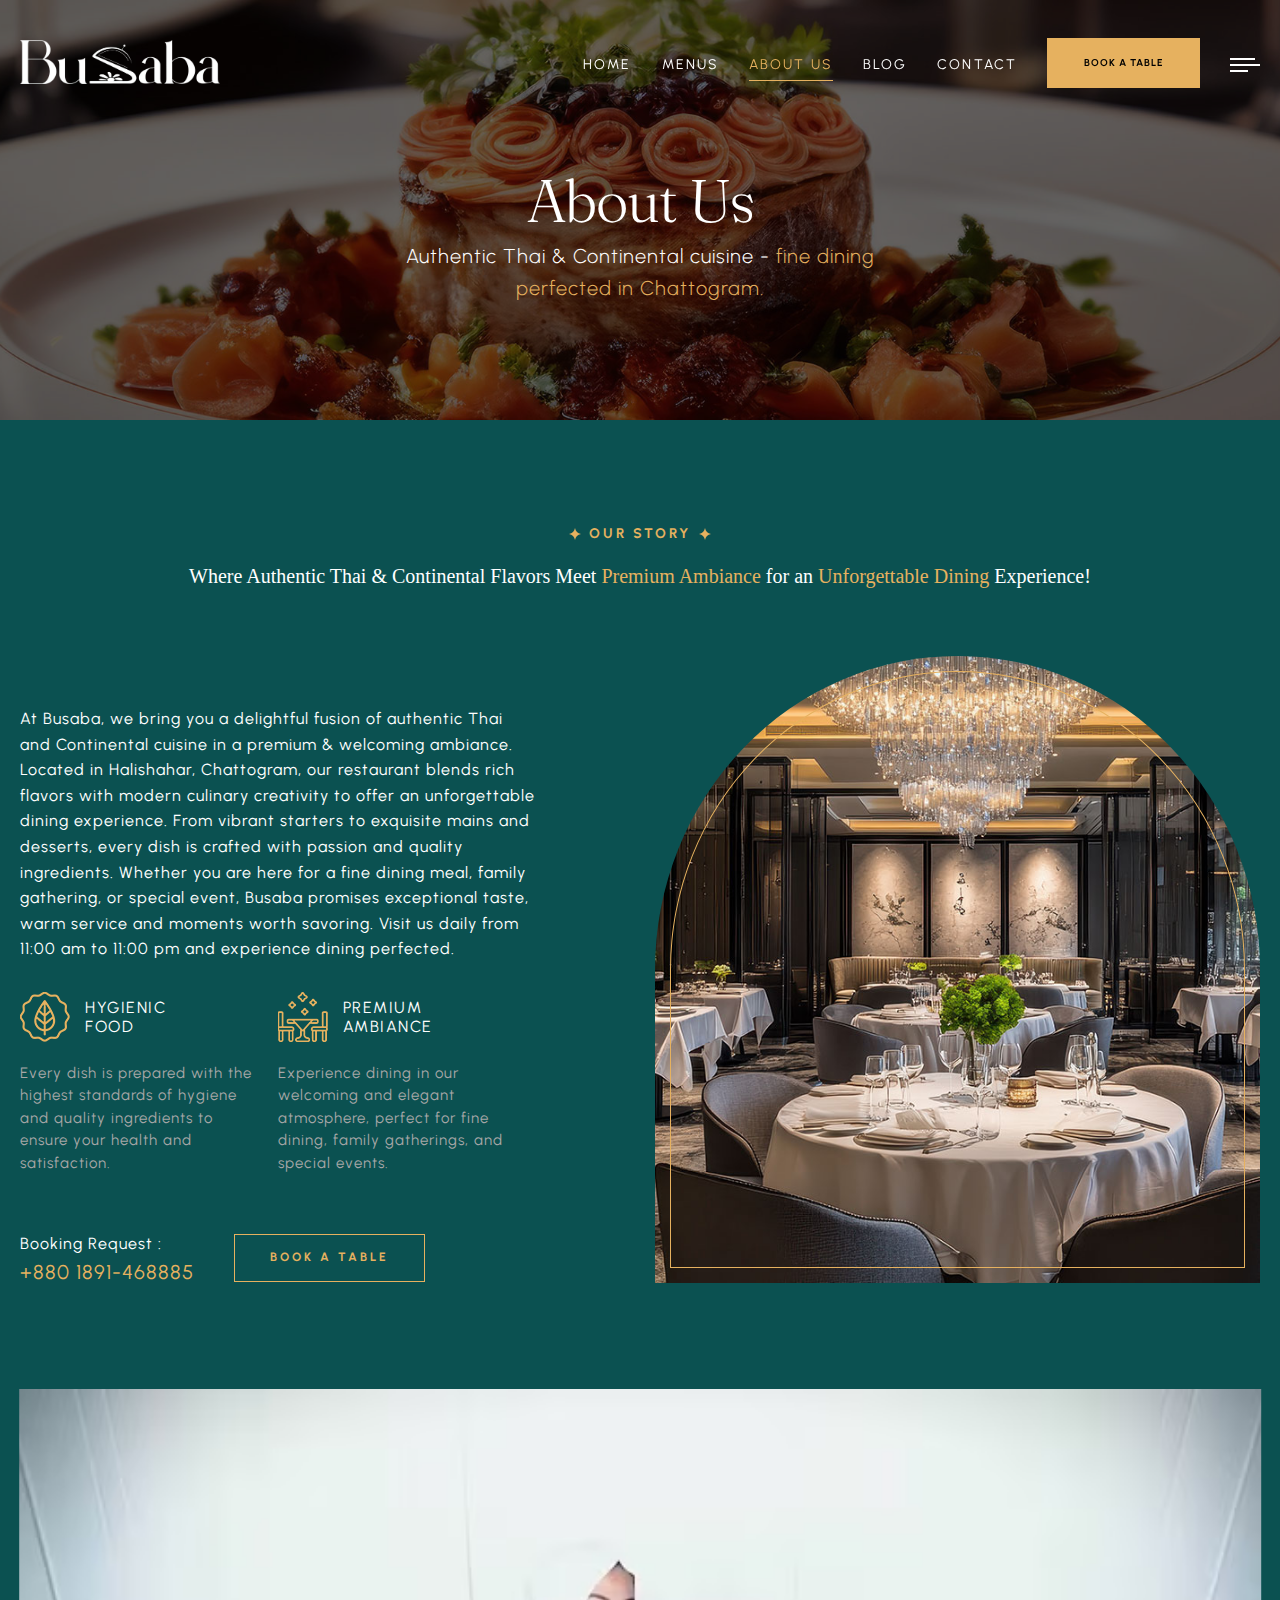
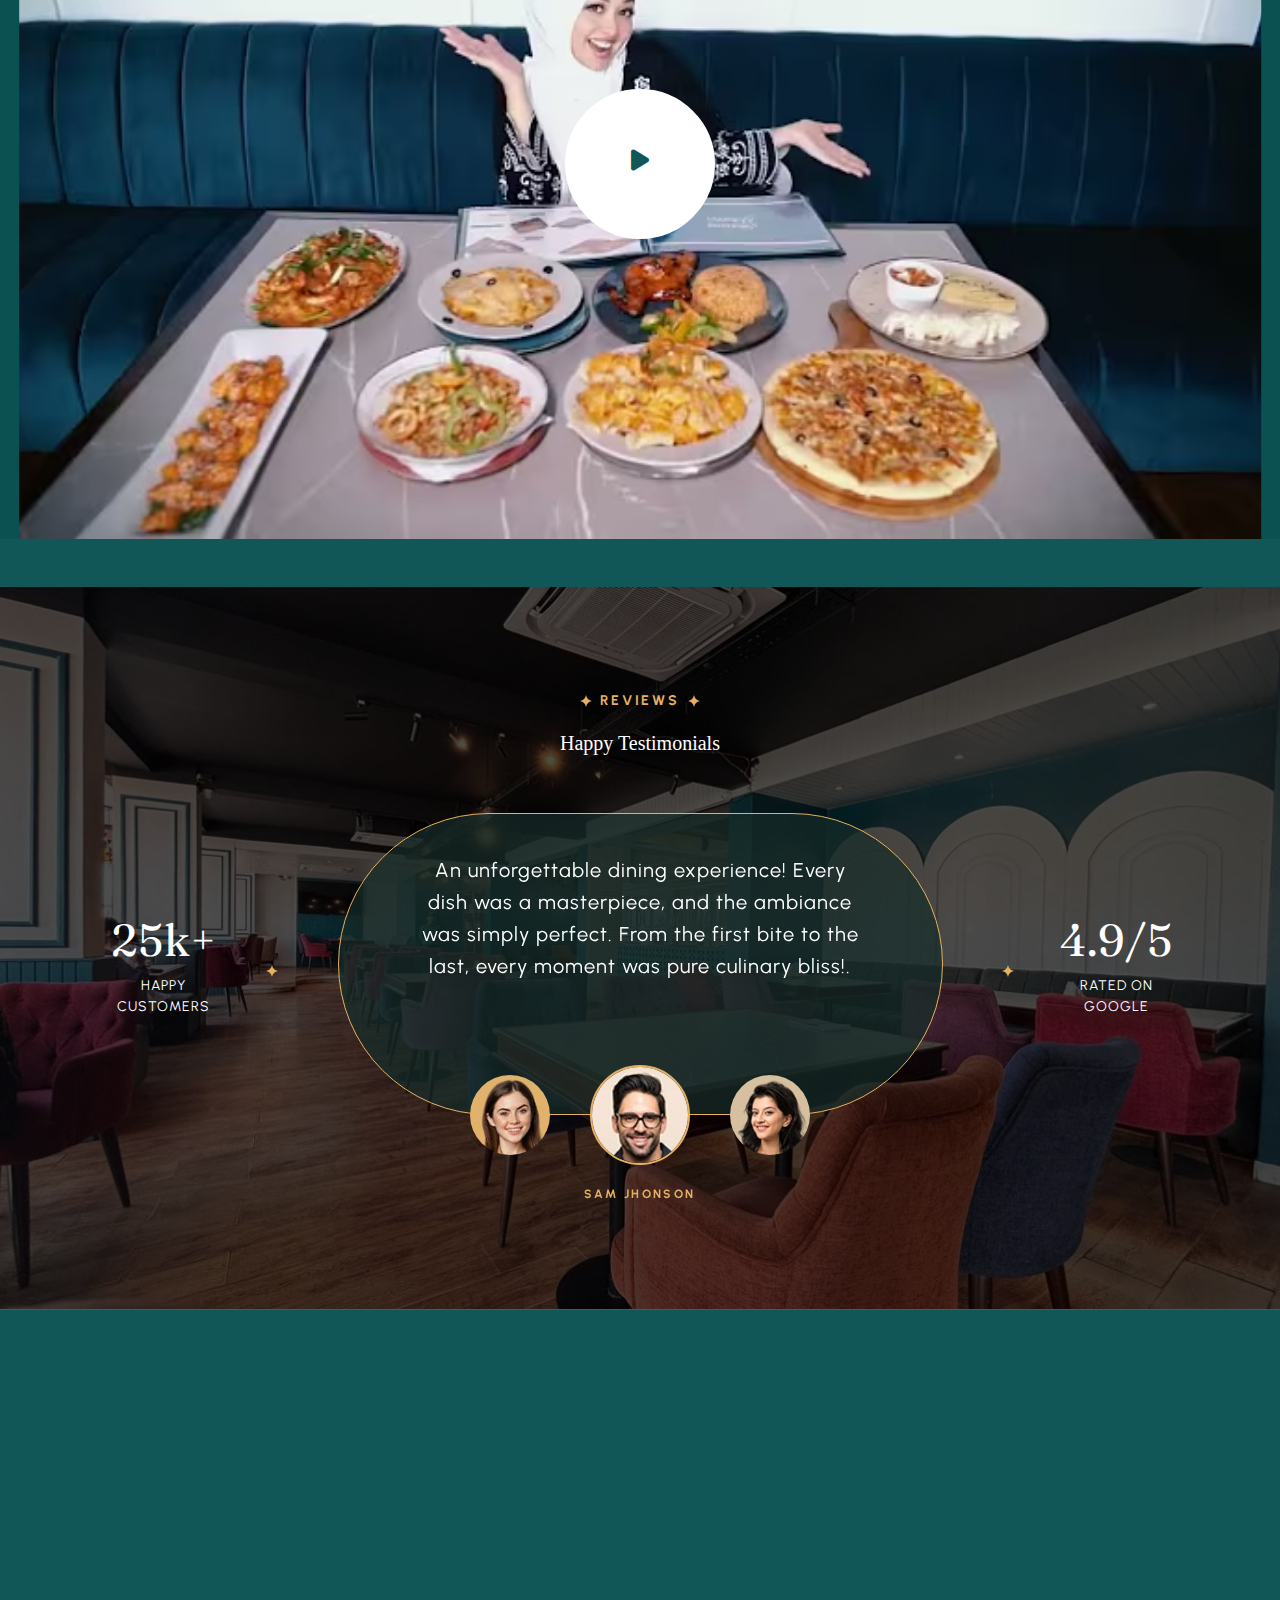
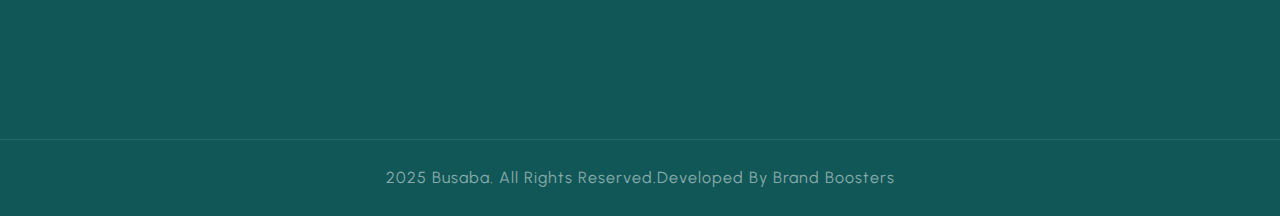
<file: about.html>
<!DOCTYPE html>
<html lang="en">
<head>
<meta charset="utf-8">
<title>Busaba - About Us | Authentic Thai & Continental Cuisine in Chattogram</title>
<!-- Stylesheets -->
<link href="css/bootstrap.css" rel="stylesheet">
<link href="css/style.css" rel="stylesheet">
<link rel="shortcut icon" href="images/favicon.png" type="image/x-icon">
<link rel="icon" href="images/favicon.png" type="image/x-icon">
<!-- Responsive -->
<meta http-equiv="X-UA-Compatible" content="IE=edge">
<meta name="viewport" content="width=device-width, initial-scale=1.0, maximum-scale=1.0, user-scalable=0">
<link href="css/responsive.css" rel="stylesheet">

</head>

<body>
  <div class="page-wrapper"> 
  
    <!-- Preloader -->
    <!-- <div class="loader-wrap">
        <div class="preloader">
            <div class="preloader-close">x</div>
            <div id="handle-preloader" class="handle-preloader">
                <div class="animation-preloader">
                    <div class="spinner"></div>
                    <div class="txt-loading">
                        <span data-text-preloader="B" class="letters-loading">
                            B
                        </span>
                        <span data-text-preloader="U" class="letters-loading">
                            U
                        </span>
                        <span data-text-preloader="S" class="letters-loading">
                            S
                        </span>
                        <span data-text-preloader="A" class="letters-loading">
                            A
                        </span>
                        <span data-text-preloader="B" class="letters-loading">
                            B
                        </span>
                        <span data-text-preloader="A" class="letters-loading">
                            A
                        </span>
                    </div>
                </div>  
            </div>
        </div>
    </div> -->
    <!-- Preloader End -->

    <!-- Main Header-->
    <header class="main-header header-down">
        <div class="header-top">
            <div class="auto-container">
                <div class="inner clearfix">
                    <div class="top-left clearfix">
                        <ul class="top-info clearfix">
                            <li><i class="icon far fa-map-marker-alt"></i>3rd Floor, MKH Tower, Port Connecting Road, Chattogram</li>
                            <li><i class="icon far fa-clock"></i> Daily : 11.00 am to 11.00 pm</li>
                        </ul>
                    </div>
                    <div class="top-right clearfix">
                        <ul class="top-info clearfix">
                            <li><a href="tel:+8801891468885"><i class="icon far fa-phone"></i> +880 1891-468885</a>
                            </li>
                            <li><a href="mailto:busaba.mkh@gmail.com"><i class="icon far fa-envelope"></i>
                                    busaba.mkh@gmail.com</a></li>
                        </ul>
                    </div>
                </div>
            </div>
        </div>
        <div class="header-upper">
            <div class="auto-container">
                <div class="main-box clearfix">
                    <div class="logo-box">
                        <div class="logo"><a href="index.html" title="Busaba"><img src="images/logo.png" alt="image"
                                    title="Busaba"></a></div>
                    </div>
                    <div class="nav-box clearfix">
                        <div class="nav-outer clearfix">
                            <nav class="main-menu">
                                <ul class="navigation clearfix">
                                    <li><a href="index.html">Home</a></li>
                                    <li><a href="menu.html">Menus</a></li>
                                    <li class="current"><a href="about.html">About Us</a></li>
                                    <li><a href="#">Blog</a></li>
                                    <li><a href="contact-us.html">Contact</a></li>
                                </ul>
                            </nav>
                        </div>
                        <div class="links-box clearfix">
                            <div class="link link-btn">
                                <a href="book-table.html" class="theme-btn btn-style-one clearfix">
                                    <span class="btn-wrap">
                                        <span class="text-one">book a table</span>
                                        <span class="text-two">book a table</span>
                                    </span>
                                </a>
                            </div>
                            <div class="link info-toggler">
                                <button class="info-btn">
                                    <span class="hamburger">
                                        <span class="top-bun"></span>
                                        <span class="meat"></span>
                                        <span class="bottom-bun"></span>
                                    </span>
                                </button>
                            </div>
                        </div>
                        <div class="nav-toggler">
                            <button class="hidden-bar-opener">
                                <span class="hamburger">
                                    <span class="top-bun"></span>
                                    <span class="meat"></span>
                                    <span class="bottom-bun"></span>
                                </span>
                            </button>
                        </div>
                    </div>
                </div>
            </div>
        </div>
    </header>
    <!--End Main Header -->

    <!--Menu Backdrop-->
    <div class="menu-backdrop"></div>

    <div class="menu-backdrop"></div>

    <section class="hidden-bar">
        <div class="inner-box">
            <div class="cross-icon hidden-bar-closer"><span class="far fa-close"></span></div>
            <div class="logo-box"><a href="index.html" title="Busaba"><img src="images/logo.png" alt="image"
                        title="Busaba"></a></div>
            <div class="side-menu">
                <ul class="navigation clearfix">
                    <li><a href="index.html">Home</a></li>
                    <li><a href="menu.html">Menus</a></li>
                    <li class="current"><a href="about.html">About Us</a></li>
                    <li><a href="#">Blog</a></li>
                    <li><a href="contact-us.html">Contact</a></li>
                </ul>
            </div>
        </div>
    </section>

    <div class="info-back-drop"></div>

    <section class="info-bar">
        <div class="inner-box">
            <div class="cross-icon"><span class="far fa-close"></span></div>
            <div class="image-box"><img src="images/resource/sidebar-image.jpg" alt="image"></div>
            <div class="logo-box"><a href="index.html" title="Busaba"><img src="images/resource/sidebar-logo.png"
                        alt="image" title="Busaba"></a></div>
            <h5>Visit Us</h5>
            <ul class="info">
                <li>3rd Floor, MKH Tower, Port Connecting Road, Chattogram</li>
                <li><span class="ib-ttl">Open Time</span> - 11.00 am – 11:00 pm</li>
                <li><a href="mailto:busaba.mkh@gmail.com">busaba.mkh@gmail.com</a></li>
            </ul>
            <div class="booking-info">
                <div class="bk-no"><a href="tel:+8801891468885">Reservation: +880 1891-468885</a></div>
            </div>
        </div>
    </section>

    <!-- Inner Banner Section -->
    <section class="inner-banner">
        <div class="image-layer" style="background-image: url(images/background/banner-image-1.jpg);"></div>
        <div class="auto-container">
            <div class="inner">
                <h1>About Us</h1>
                <div class="sub_text"> <p> Authentic Thai & Continental cuisine - <span class="primary-color"> fine dining perfected in Chattogram.</span></p> </div>
            </div>
        </div>
    </section>
    <!--End Banner Section -->

    <!--Story Section-->
    <section class="story-section section-kt">
        <div class="auto-container">
            <div class="title-box centered">
                <div class="subtitle"><span>our story</span></div>

                <h2>Where Authentic Thai & Continental Flavors Meet <span class="theme_color">Premium Ambiance</span> for an <span class="theme_color">Unforgettable Dining </span> Experience!</h2>
            </div>
            <div class="row clearfix">
                <!--Col-->
                <div class="text-col col-xl-6 col-lg-6 col-md-12 col-sm-12">
                    <div class="inner wow fadeInLeft" data-wow-duration="1500ms" data-wow-delay="0ms">

                        <div class="text"> At Busaba, we bring you a delightful fusion of authentic Thai and Continental cuisine in a premium & welcoming ambiance. Located in Halishahar, Chattogram, our restaurant blends rich flavors with modern culinary creativity to offer an unforgettable dining experience. From vibrant starters to exquisite mains and desserts, every dish is crafted with passion and quality ingredients. Whether you are here for a fine dining meal, family gathering, or special event, Busaba promises exceptional taste, warm service and moments worth savoring. Visit us daily from 11:00 am to 11:00 pm and experience dining perfected.</div>

                        <div class="feature-info">

                            <div class="feature-info-box">
                                <div class="feature-title">
                                    <img src="images/resource/hygienic.png" alt="image">
                                    <h6>Hygienic <br> Food </h6>
                                </div>
                                <div class="infotext"> Every dish is prepared with the highest standards of hygiene and quality ingredients to ensure your health and satisfaction.</div>
                            </div>

                            <div class="feature-info-box">
                                <div class="feature-title">
                                    <img src="images/resource/ambiance.png" alt="image">
                                    <h6>Premium <br> Ambiance </h6>
                                </div>
                                <div class="infotext"> Experience dining in our welcoming and elegant atmosphere, perfect for fine dining, family gatherings, and special events.</div>
                            </div>

                        </div>

                        <div class="booking-info">
                            <div class="bk-title">Booking Request : <br>
                            <a class="bk-no" href="tel:+8801891468885">+880 1891-468885</a></div>
                            
                            <div class="link-box">
                                <a href="book-table.html" class="theme-btn btn-style-two clearfix">
                                    <span class="btn-wrap">
                                        <span class="text-one">book a table</span>
                                        <span class="text-two">book a table</span>
                                    </span>
                                </a>
                            </div>
                            
                        </div>
                    </div>
                </div>
                <!--Col-->
                <div class="image-col col-xl-6 col-lg-6 col-md-12 col-sm-12">
                    <div class="inner wow fadeInRight" data-wow-duration="1500ms" data-wow-delay="0ms">
                        <div class="images parallax-scene-1">
                            <div class="image" data-depth="0.15"><img src="images/resource/image-1.jpg" alt="image"></div>
                        </div>
                    </div>
                </div>

            </div>
        </div>
    </section>

    <!--Intro Section-->
    <section class="intro-section ">
        <!-- <div class="intro-anim-image"><img src="images/resource/abt_dish.png" alt="image"></div> -->
        <div class="image-layer" style="background-image: url(images/thumb.avif);"></div>
        <div class="auto-container">
            <div class="content-box">
                <div class="play-btn"><a href="https://youtube.com/shorts/T7QtICDfEQU?feature=share" class="lightbox-image theme-btn"><span class="icon fa-sharp-duotone fa-solid fa-play"><i class="ripple"></i></span></a></div>
            </div>
        </div>
    </section>


    <!--Testimonials Section-->
    <section class="testimonials-section section-kt mt-5">
        <div class="image-layer" style="background-image: url(images/background/testimonial-bg1.jpg);"></div>
        <div class="auto-container">
            <div class="title-box centered">
                <div class="subtitle"><span>Reviews</span></div>
                <h2>Happy Testimonials</h2>
            </div>

            <div class="row clearfix align-items-center">

                <div class="state-col col-xl-3 col-lg-2 col-md-6 col-sm-6 col-xs-12 order-2 order-lg-1">
                    <div class="value">25k+</div>
                    <div class="label">happy <br> customers</div>
                </div>

                <div class="carousel-col col-xl-6 col-lg-8 col-md-12 col-sm-12 order-1 order-lg-2">
                    <div class="carousel-box">
                        <div class="testi-top owl-theme owl-carousel">
                            <div class="slide-item">
                                <div class="slide-content">
                                    <div class="text quote-text">An unforgettable dining experience! Every dish was a masterpiece, and the ambiance was simply perfect. From the first bite to the last, every moment was pure culinary bliss!.</div>
                                </div>
                            </div>
                            <div class="slide-item">
                                <div class="slide-content">
                                    <div class="text quote-text">An extraordinary dining journey! The flavors were rich, the presentation stunning, and the atmosphere just right. Each bite felt like art on a plate. Truly a must-try experience! </div>
                                </div>
                            </div>
                            <div class="slide-item">
                                <div class="slide-content">
                                    <div class="text quote-text">Every dish was bursting with flavor and creativity! The ambiance set the mood perfectly. From start to finish, it was a delightful culinary adventure. the presentation stunning!</div>
                                </div>
                            </div>
                            <div class="slide-item">
                                <div class="slide-content">
                                    <div class="text quote-text">Such a memorable meal! The food was divine, beautifully plated, and the setting was cozy and elegant and delicious. A true gem for food lovers. We’ll definitely be back for more!</div>
                                </div>
                            </div>
                            <div class="slide-item">
                                <div class="slide-content">
                                    <div class="text quote-text">A delightful feast for all the senses! The food was sensational, and the ambiance added charm to the evening. Each course impressed us. A dining experience worth repeating again.</div>
                                </div>
                            </div>
                            <div class="slide-item">
                                <div class="slide-content">
                                    <div class="text quote-text">From the warm welcome to the last bite, everything was flawless. The dishes were exceptional, the vibe was perfect, and the service was top-notch. An absolute culinary!</div>
                                </div>
                            </div>
                        </div>

                        <div class="thumbs-carousel-box">
                            <div class="testi-thumbs owl-theme owl-carousel">
                                <div class="slide-item">
                                    <div class="image"><img src="images/resource/author-thumb-1.jpg"  alt="image"></div>
                                    <div class="auth-title">Sam Jhonson</div>
                                </div>
                                <div class="slide-item">
                                    <div class="image"><img src="images/resource/author-thumb-2.jpg"  alt="image"></div>
                                    <div class="auth-title">Ian Botham</div>
                                </div>
                                <div class="slide-item">
                                    <div class="image"><img src="images/resource/author-thumb-3.jpg"  alt="image"></div>
                                    <div class="auth-title">Dan Bitson</div>
                                </div>
                                <div class="slide-item">
                                    <div class="image"><img src="images/resource/author-thumb-1.jpg"  alt="image"></div>
                                    <div class="auth-title">Sam Jhonson</div>
                                </div>
                                <div class="slide-item">
                                    <div class="image"><img src="images/resource/author-thumb-2.jpg"  alt="image"></div>
                                    <div class="auth-title">Ian Botham</div>
                                </div>
                                <div class="slide-item">
                                    <div class="image"><img src="images/resource/author-thumb-3.jpg"  alt="image"></div>
                                    <div class="auth-title">Dan Bitson</div>
                                </div>
                            </div>
                        </div>
                    </div>
                </div>

                <div class="rating-col col-xl-3 col-lg-2 col-md-6 col-sm-6 col-xs-12 order-3 order-lg-3">
                    <div class="value">4.9/5</div>
                    <div class="label">rated on <br> google</div>
                </div>
            </div>

        </div>
    </section>


    <!-- Footer -->
    <footer class="main-footer">
        <div class="upper-section section-kt">
            <div class="auto-container">
                <div class="row clearfix">
                    <div class="footer-col info-col col-lg-4 col-md-6 col-sm-12">
                        <div class="inner wow fadeInUp" data-wow-delay="0ms" data-wow-duration="1500ms">
                            <div class="content">
                                <div class="logo"><a href="index.html" title="Busaba"><img src="images/logo.png"
                                            style="max-width: 200px;" alt="image" title="Busaba"></a></div>
                                <div class="info">
                                    <h6>Visit Us</h6>
                                    <ul>
                                        <li>3rd Floor, MKH Tower, Port Connecting Road, Chattogram
                                        </li>
                                        <li><a href="mailto:busaba.mkh@gmail.com">busaba.mkh@gmail.com</a></li>
                                        <li><a href="tel:+8801891468885">Booking: +880 1891-468885</a></li>
                                    </ul>
                                </div>
                            </div>
                        </div>
                    </div>

                    <div class="footer-col col-lg-2 col-md-6 col-sm-12 mb-5 mb-lg-0">
                        <div class="inner wow fadeInUp" data-wow-delay="150ms" data-wow-duration="1500ms">
                            <h4>Quick Links</h4>
                            <ul class="links">
                                <li><a href="index.html">Home</a></li>
                                <li><a href="about.html">About Us</a></li>
                                <li><a href="menu.html">Our Menu</a></li>
                                <li><a href="#">Blog</a></li>
                                <li><a href="contact-us.html">Contact</a></li>
                            </ul>
                        </div>
                    </div>

                    <div class="footer-col col-lg-3 col-md-6 col-sm-12">
                        <div class="inner wow fadeInUp" data-wow-delay="300ms" data-wow-duration="1500ms">
                            <h4>Opening Hours</h4>
                            <ul class="timing">
                                <li>Monday - Sunday</li>
                                <li><strong>11:00 AM - 11:00 PM</strong></li>
                                <li style="margin-top: 15px;">Open Daily</li>
                            </ul>
                        </div>
                    </div>

                    <div class="footer-col col-lg-3 col-md-6 col-sm-12">
                        <div class="inner wow fadeInUp" data-wow-delay="450ms" data-wow-duration="1500ms">
                            <h4>Follow Us On</h4>
                            <div class="social-links mt-2" style="display: flex; flex-wrap: wrap; gap: 10px;">
                                <a href="https://www.facebook.com/busababymkh" target="_blank"
                                    style="width: 45px; height: 45px; border: 1px solid rgba(201, 169, 98, 0.3); border-radius: 50%; display: flex; align-items: center; justify-content: center; color: #c9a962;"><i
                                        class="fab fa-facebook-f"></i></a>
                                <a href="https://www.instagram.com/busaba.mkh/" target="_blank"
                                    style="width: 45px; height: 45px; border: 1px solid rgba(201, 169, 98, 0.3); border-radius: 50%; display: flex; align-items: center; justify-content: center; color: #c9a962;"><i
                                        class="fab fa-instagram"></i></a>
                                <a href="https://www.youtube.com/@busaba" target="_blank"
                                    style="width: 45px; height: 45px; border: 1px solid rgba(201, 169, 98, 0.3); border-radius: 50%; display: flex; align-items: center; justify-content: center; color: #c9a962;"><i
                                        class="fab fa-youtube"></i></a>
                                <a href="https://www.tiktok.com/@busaba.mkh" target="_blank"
                                    style="width: 45px; height: 45px; border: 1px solid rgba(201, 169, 98, 0.3); border-radius: 50%; display: flex; align-items: center; justify-content: center; color: #c9a962;"><i
                                        class="fab fa-tiktok"></i></a>
                                <a href="https://wa.me/8801891468885" target="_blank"
                                    style="width: 45px; height: 45px; border: 1px solid rgba(201, 169, 98, 0.3); border-radius: 50%; display: flex; align-items: center; justify-content: center; color: #c9a962;"><i
                                        class="fab fa-whatsapp"></i></a>
                            </div>
                        </div>
                    </div>
                </div>
            </div>
        </div>

        <div class="footer-bottom"
            style="border-top: 1px solid rgba(255,255,255,0.1); padding: 25px 0; text-align: center;">
            <div class="auto-container">
                <p style="color: rgba(255,255,255,0.5); margin: 0;">2025 Busaba. All Rights
                    Reserved.Developed By Brand Boosters</p>
            </div>
        </div>
    </footer>

</div>
<!--End pagewrapper--> 

<!--Scroll to top-->
<div class="scroll-to-top scroll-to-target" data-target="html"><span class="icon fa fa-angle-up"></span></div>
<!--[if lt IE 9]><script src="https://cdnjs.cloudflare.com/ajax/libs/html5shiv/3.7.3/html5shiv.js"></script><![endif]--> 

<script src="js/jquery.js"></script>
<script src="js/popper.min.js"></script>
<script src="js/bootstrap.min.js"></script>
<script src="js/jquery-ui.js"></script>
<script src="js/jquery.fancybox.js"></script>
<script src="js/swiper.js"></script>
<script src="js/owl.js"></script>
<script src="js/appear.js"></script>
<script src="js/wow.js"></script>
<script src="js/parallax.min.js"></script>
<script src="js/custom-script.js"></script>
</body>
</html>
</file>
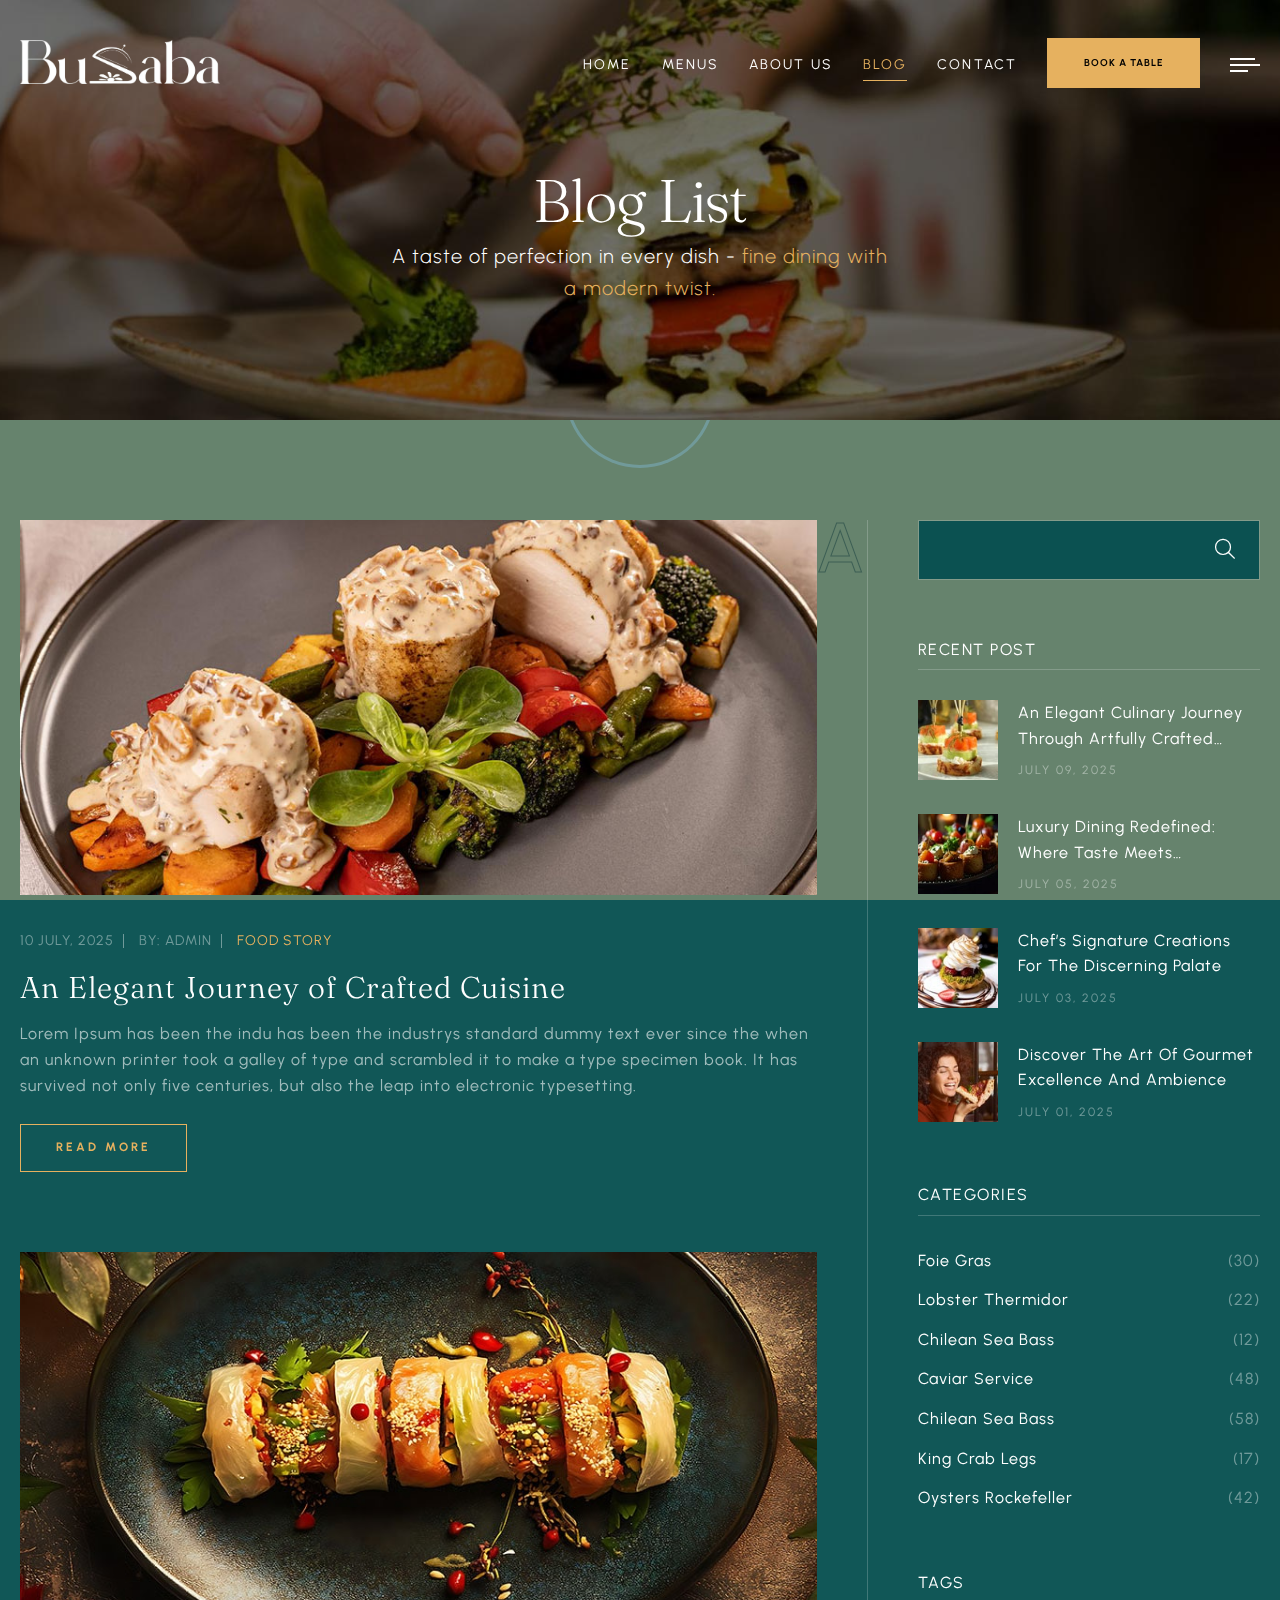
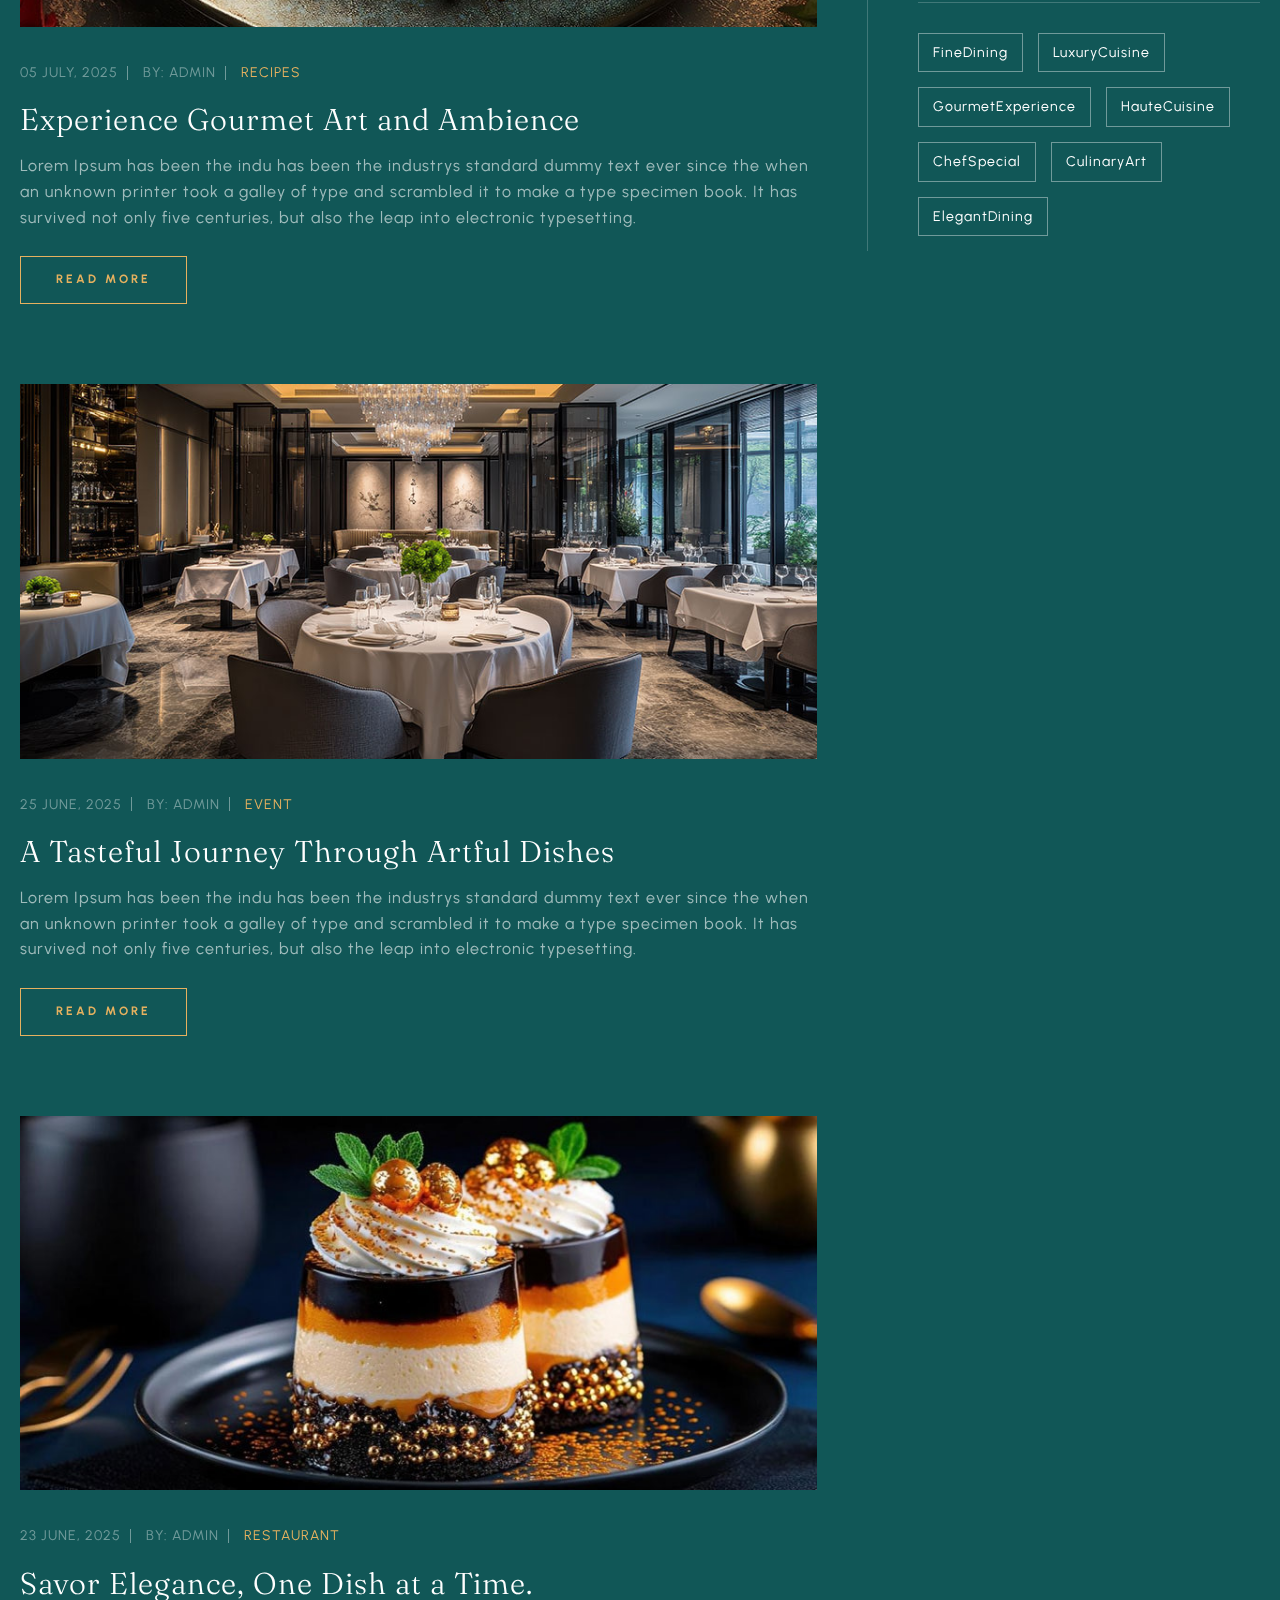
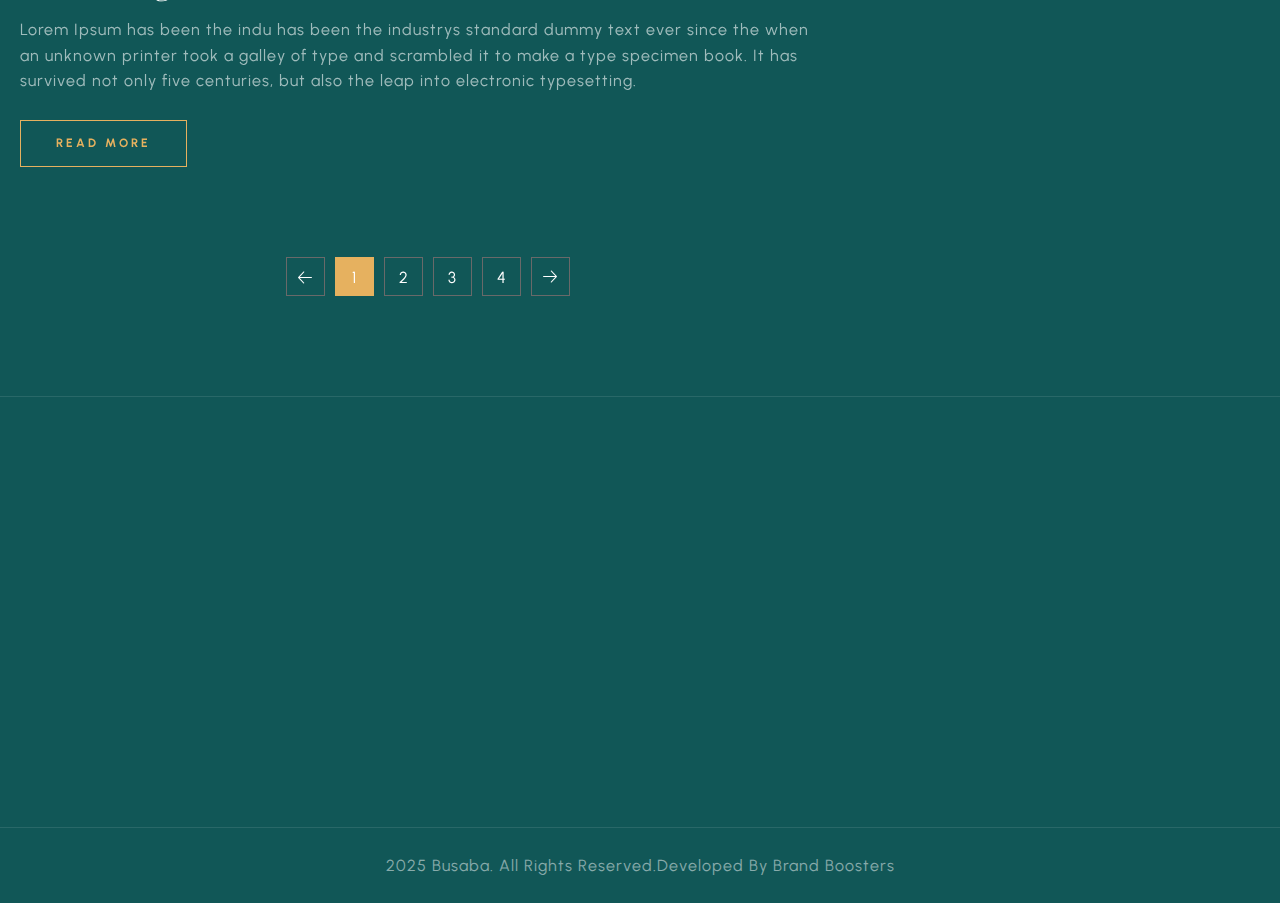
<file: blog-list.html>
<!DOCTYPE html>
<html lang="en">
<head>
<meta charset="utf-8">
<title>Restoria - Restaurants HTML Template - About Us</title>
<!-- Stylesheets -->
<link href="css/bootstrap.css" rel="stylesheet">
<link href="css/style.css" rel="stylesheet">
<link rel="shortcut icon" href="images/favicon.png" type="image/x-icon">
<link rel="icon" href="images/favicon.png" type="image/x-icon">
<!-- Responsive -->
<meta http-equiv="X-UA-Compatible" content="IE=edge">
<meta name="viewport" content="width=device-width, initial-scale=1.0, maximum-scale=1.0, user-scalable=0">
<link href="css/responsive.css" rel="stylesheet">

</head>

<body>
  <div class="page-wrapper"> 
  
    <!-- Preloader -->
    <div class="loader-wrap">
        <div class="preloader">
            <div class="preloader-close">x</div>
            <div id="handle-preloader" class="handle-preloader">
                <div class="animation-preloader">
                    <div class="spinner"></div>
                    <div class="txt-loading">
                        <span data-text-preloader="R" class="letters-loading">
                            R
                        </span>
                        <span data-text-preloader="E" class="letters-loading">
                            E
                        </span>
                        <span data-text-preloader="S" class="letters-loading">
                            S
                        </span>
                        <span data-text-preloader="T" class="letters-loading">
                            T
                        </span>
                        <span data-text-preloader="O" class="letters-loading">
                            O
                        </span>
                        <span data-text-preloader="R" class="letters-loading">
                            R
                        </span>
                        <span data-text-preloader="I" class="letters-loading">
                            I
                        </span>
                        <span data-text-preloader="A" class="letters-loading">
                            A
                        </span>
                    </div>
                </div>  
            </div>
        </div>
    </div>
    <!-- Preloader End -->

    <!-- Main Header-->
    <header class="main-header header-down">
        <div class="header-top">
            <div class="auto-container">
                <div class="inner clearfix">
                    <div class="top-left clearfix">
                        <ul class="top-info clearfix">
                            <li><i class="icon far fa-map-marker-alt"></i>3rd Floor, MKH Tower, Port Connecting Road, Chattogram</li>
                            <li><i class="icon far fa-clock"></i> Daily : 11.00 am to 11.00 pm</li>
                        </ul>
                    </div>
                    <div class="top-right clearfix">
                        <ul class="top-info clearfix">
                            <li><a href="tel:+8801891468885"><i class="icon far fa-phone"></i> +880 1891-468885</a>
                            </li>
                            <li><a href="mailto:busaba.mkh@gmail.com"><i class="icon far fa-envelope"></i>
                                    busaba.mkh@gmail.com</a></li>
                        </ul>
                    </div>
                </div>
            </div>
        </div>
        <div class="header-upper">
            <div class="auto-container">
                <div class="main-box clearfix">
                    <div class="logo-box">
                        <div class="logo"><a href="index.html" title="Busaba"><img src="images/logo.png" alt="image"
                                    title="Busaba"></a></div>
                    </div>
                    <div class="nav-box clearfix">
                        <div class="nav-outer clearfix">
                            <nav class="main-menu">
                                <ul class="navigation clearfix">
                                    <li><a href="index.html">Home</a></li>
                                    <li><a href="menu.html">Menus</a></li>
                                    <li><a href="about.html">About Us</a></li>
                                    <li class="current"><a href="#">Blog</a></li>
                                    <li><a href="contact-us.html">Contact</a></li>
                                </ul>
                            </nav>
                        </div>
                        <div class="links-box clearfix">
                            <div class="link link-btn">
                                <a href="book-table.html" class="theme-btn btn-style-one clearfix">
                                    <span class="btn-wrap">
                                        <span class="text-one">book a table</span>
                                        <span class="text-two">book a table</span>
                                    </span>
                                </a>
                            </div>
                            <div class="link info-toggler">
                                <button class="info-btn">
                                    <span class="hamburger">
                                        <span class="top-bun"></span>
                                        <span class="meat"></span>
                                        <span class="bottom-bun"></span>
                                    </span>
                                </button>
                            </div>
                        </div>
                        <div class="nav-toggler">
                            <button class="hidden-bar-opener">
                                <span class="hamburger">
                                    <span class="top-bun"></span>
                                    <span class="meat"></span>
                                    <span class="bottom-bun"></span>
                                </span>
                            </button>
                        </div>
                    </div>
                </div>
            </div>
        </div>
    </header>
    <!--End Main Header -->

    <div class="menu-backdrop"></div>

    <section class="hidden-bar">
        <div class="inner-box">
            <div class="cross-icon hidden-bar-closer"><span class="far fa-close"></span></div>
            <div class="logo-box"><a href="index.html" title="Busaba"><img src="images/logo.png" alt="image"
                        title="Busaba"></a></div>
            <div class="side-menu">
                <ul class="navigation clearfix">
                    <li><a href="index.html">Home</a></li>
                    <li><a href="menu.html">Menus</a></li>
                    <li><a href="about.html">About Us</a></li>
                    <li class="current"><a href="#">Blog</a></li>
                    <li><a href="contact-us.html">Contact</a></li>
                </ul>
            </div>
        </div>
    </section>

    <!--Info Back Drop-->
    <div class="info-back-drop"></div>

    <section class="info-bar">
        <div class="inner-box">
            <div class="cross-icon"><span class="far fa-close"></span></div>
            <div class="image-box"><img src="images/resource/sidebar-image.jpg" alt="image"></div>
            <div class="logo-box"><a href="index.html" title="Busaba"><img src="images/resource/sidebar-logo.png"
                        alt="image" title="Busaba"></a></div>
            <h5>Visit Us</h5>
            <ul class="info">
                <li>3rd Floor, MKH Tower, Port Connecting Road, Chattogram</li>
                <li><span class="ib-ttl">Open Time</span> - 11.00 am – 11:00 pm</li>
                <li><a href="mailto:busaba.mkh@gmail.com">busaba.mkh@gmail.com</a></li>
            </ul>
            <div class="booking-info">
                <div class="bk-no"><a href="tel:+8801891468885">Booking: +880 1891-468885</a></div>
            </div>
        </div>
    </section>

    <!-- Inner Banner Section -->
    <section class="inner-banner">
        <div class="image-layer" style="background-image: url(images/background/banner-image-7.jpg);"></div>
        <div class="auto-container">
            <div class="inner">
                <h1>Blog List</h1>
                <div class="sub_text"> <p> A taste of perfection in every dish - <span class="primary-color"> fine dining with a modern twist.</span></p> </div>
            </div>
        </div>
    </section>
    <!--End Banner Section -->

    <!-- Main Blog List Section Start-->
    <section class="blog_list_section section-kt">
      <div class="auto-container">
        <div class="row">
            <!-- Blog Left Side -->            
          <div class="col-lg-8">
            <div class="blog_left_side">

                <!-- Blog post -->
                <div class="blog_panel" data-aos="fade-up" data-aos-duration="1500">
                    <div class="main_img">
                        <a href="blog-single-post.html"><img src="images/resource/blog-list-1.jpg" alt="image"></a>
                    </div>
                    <div class="blog_info">
                        <ul>
                            <li> 10 July, 2025 </li>
                            <li> By: Admin </li>
                            <li> <a href="blog-list.html"> Food Story </a> </li>
                        </ul>
                        <h4><a href="blog-single-post.html">An Elegant Journey of Crafted Cuisine</a></h4>
                        <p>Lorem Ipsum has been the indu has been the industrys standard dummy text ever since the when an unknown printer took a galley of type and scrambled it to make a type specimen book. It has survived not only five centuries, but also the leap into electronic typesetting.</p>
                        <div class="link-box">
                            <a href="blog-single-post.html" class="theme-btn btn-style-two clearfix">
                                <span class="btn-wrap">
                                    <span class="text-one">read more</span>
                                    <span class="text-two">read more</span>
                                </span>
                            </a>
                        </div>
                    </div>
                </div>

                <!-- Blog post -->
                <div class="blog_panel" data-aos="fade-up" data-aos-duration="1500">
                    <div class="main_img">
                        <a href="blog-single-post.html"><img src="images/resource/blog-list-2.jpg" alt="image"></a>
                    </div>
                    <div class="blog_info">
                        <ul>
                            <li> 05 July, 2025 </li>
                            <li> By: Admin </li>
                            <li> <a href="blog-list.html"> Recipes </a> </li>
                        </ul>
                        <h4><a href="blog-single-post.html">Experience Gourmet Art and Ambience</a></h4>
                        <p>Lorem Ipsum has been the indu has been the industrys standard dummy text ever since the when an unknown printer took a galley of type and scrambled it to make a type specimen book. It has survived not only five centuries, but also the leap into electronic typesetting.</p>
                        <div class="link-box">
                            <a href="blog-single-post.html" class="theme-btn btn-style-two clearfix">
                                <span class="btn-wrap">
                                    <span class="text-one">read more</span>
                                    <span class="text-two">read more</span>
                                </span>
                            </a>
                        </div>
                    </div>
                </div>

                <!-- Blog post -->
                <div class="blog_panel" data-aos="fade-up" data-aos-duration="1500">
                    <div class="main_img">
                        <a href="blog-single-post.html"><img src="images/resource/blog-list-3.jpg" alt="image"></a>
                    </div>
                    <div class="blog_info">
                        <ul>
                            <li> 25 June, 2025</li>
                            <li> By: Admin </li>
                            <li> <a href="blog-list.html"> Event </a> </li>
                        </ul>
                        <h4><a href="blog-single-post.html">A Tasteful Journey Through Artful Dishes</a></h4>
                        <p>Lorem Ipsum has been the indu has been the industrys standard dummy text ever since the when an unknown printer took a galley of type and scrambled it to make a type specimen book. It has survived not only five centuries, but also the leap into electronic typesetting.</p>
                        <div class="link-box">
                            <a href="blog-single-post.html" class="theme-btn btn-style-two clearfix">
                                <span class="btn-wrap">
                                    <span class="text-one">read more</span>
                                    <span class="text-two">read more</span>
                                </span>
                            </a>
                        </div>
                    </div>
                </div>

                <!-- Blog post -->
                <div class="blog_panel" data-aos="fade-up" data-aos-duration="1500">
                    <div class="main_img">
                        <a href="blog-single-post.html"><img src="images/resource/blog-list-4.jpg" alt="image"></a>
                    </div>
                    <div class="blog_info">
                        <ul>
                            <li> 23 June, 2025 </li>
                            <li> By: Admin </li>
                            <li> <a href="blog-list.html"> Restaurant </a> </li>
                        </ul>
                        <h4><a href="blog-single-post.html">Savor Elegance, One Dish at a Time.</a></h4>
                        <p>Lorem Ipsum has been the indu has been the industrys standard dummy text ever since the when an unknown printer took a galley of type and scrambled it to make a type specimen book. It has survived not only five centuries, but also the leap into electronic typesetting.</p>
                        <div class="link-box">
                            <a href="blog-single-post.html" class="theme-btn btn-style-two clearfix">
                                <span class="btn-wrap">
                                    <span class="text-one">read more</span>
                                    <span class="text-two">read more</span>
                                </span>
                            </a>
                        </div>
                    </div>
                </div>
            </div>
          </div>

          <!-- blog Right Side -->
          <div class="col-lg-4">
            <div class="blog_right_side">
              <!-- Search Blog -->
              <div class="blog_search_block bg_box" data-aos="fade-up" data-aos-duration="1500">
                <form action="https://kalanidhithemes.com/live-preview/landing-page/restoria/all-demo/Restoria-1-Minimal-Hero/submit">
                  <div class="form-group">
                    <div class="form_inner">
                      <input type="text" class="form-control">
                      <button><i class="fa-light fa-magnifying-glass"></i></button>
                    </div>
                  </div>
                </form>
              </div>
              <!-- Recent Post -->
              <div class="recent_post_block bg_box" data-aos="fade-up" data-aos-duration="1500">
                <h6>Recent Post</h6>
                <ul class="recent_blog_list">
                  <li>
                    <a href="blog-single-post.html">
                      <div class="img">
                        <img src="images/resource/blog-recent-1.jpg" alt="image">
                      </div>
                      <div class="text">
                        <p>An Elegant Culinary Journey Through Artfully Crafted Dishes</p>
                        <span>July 09, 2025</span>
                      </div>
                    </a>
                  </li>
                  <li>
                    <a href="blog-single-post.html">
                      <div class="img">
                        <img src="images/resource/blog-recent-2.jpg" alt="image">
                      </div>
                      <div class="text">
                        <p>Luxury Dining Redefined: Where Taste Meets Sophistication</p>
                        <span>July 05, 2025</span>
                      </div>
                    </a>
                  </li>
                  <li>
                    <a href="blog-single-post.html">
                      <div class="img">
                        <img src="images/resource/blog-recent-3.jpg" alt="image">
                      </div>
                      <div class="text">
                        <p>Chef’s Signature Creations for the Discerning Palate</p>
                        <span>July 03, 2025</span>
                      </div>
                    </a>
                  </li>
                  <li>
                    <a href="blog-single-post.html">
                      <div class="img">
                        <img src="images/resource/blog-recent-4.jpg" alt="image">
                      </div>
                      <div class="text">
                        <p>Discover the Art of Gourmet Excellence and Ambience</p>
                        <span>July 01, 2025</span>
                      </div>
                    </a>
                  </li>
                </ul>
              </div>

              <!-- Categories List -->
              <div class="categories_block bg_box" data-aos="fade-up" data-aos-duration="1500">
                <h6>Categories</h6>
                <ul>
                  <li>
                    <a href="blog-list.html#" class="cat"> Foie Gras</a>
                    <span>(30)</span>
                  </li>
                  <li>
                    <a href="blog-list.html#" class="cat"> Lobster Thermidor </a>
                    <span>(22)</span>
                  </li>
                  <li>
                    <a href="blog-list.html#" class="cat"> Chilean Sea Bass</a>
                    <span>(12)</span>
                  </li>
                  <li>
                    <a href="blog-list.html#" class="cat"> Caviar Service</a>
                    <span>(48)</span>
                  </li>
                  <li>
                    <a href="blog-list.html#" class="cat"> Chilean Sea Bass</a>
                    <span>(58)</span>
                  </li>
                  <li>
                    <a href="blog-list.html#" class="cat"> King Crab Legs</a>
                    <span>(17)</span>
                  </li>
                  <li>
                    <a href="blog-list.html#" class="cat"> Oysters Rockefeller</a>
                    <span>(42)</span>
                  </li>
                </ul>
              </div>

              <!-- Tags Block -->
              <div class="tags_block bg_box" data-aos="fade-up" data-aos-duration="1500">
                <h6>Tags</h6>
                <ul>
                  <li><a href="blog-list.html#">FineDining</a></li>
                  <li><a href="blog-list.html#">LuxuryCuisine</a></li>
                  <li><a href="blog-list.html#">GourmetExperience</a></li>
                  <li><a href="blog-list.html#">HauteCuisine</a></li>
                  <li><a href="blog-list.html#">ChefSpecial</a></li>
                  <li><a href="blog-list.html#">CulinaryArt</a></li>
                  <li><a href="blog-list.html#">ElegantDining</a></li>
                </ul>
              </div>
            </div>
          </div>
        </div>

        <!-- Pagination Block Start -->
        <div class="pagination_block" data-aos="fade-up" data-aos-duration="1500">
          <div class="row">
            <div class="col-lg-8">
              <ul>
                <li><a href="blog-list.html#" class="prev"><i class="fa-light fa-arrow-left"></i></a></li>
                <li><a href="blog-list.html#" class="active">1</a></li>
                <li><a href="blog-list.html#">2</a></li>
                <li><a href="blog-list.html#">3</a></li>
                <li><a href="blog-list.html#">4</a></li>
                <li><a href="blog-list.html#" class="next"><i class="fa-light fa-arrow-right"></i></a></li>
              </ul>
            </div>
          </div>
        </div>
        <!-- Pagination Block End -->
      </div>
    </section>
    <!-- Main Blog List Section End-->

    <!-- Footer -->
    <footer class="main-footer">
        <div class="upper-section section-kt">
            <div class="auto-container">
                <div class="row clearfix">
                    <div class="footer-col info-col col-lg-4 col-md-6 col-sm-12">
                        <div class="inner wow fadeInUp" data-wow-delay="0ms" data-wow-duration="1500ms">
                            <div class="content">
                                <div class="logo"><a href="index.html" title="Busaba"><img src="images/logo.png"
                                            style="max-width: 200px;" alt="image" title="Busaba"></a></div>
                                <div class="info">
                                    <h6>Visit Us</h6>
                                    <ul>
                                        <li>3rd Floor, MKH Tower, Port Connecting Road, Chattogram
                                        </li>
                                        <li><a href="mailto:busaba.mkh@gmail.com">busaba.mkh@gmail.com</a></li>
                                        <li><a href="tel:+8801891468885">Booking: +880 1891-468885</a></li>
                                    </ul>
                                </div>
                            </div>
                        </div>
                    </div>

                    <div class="footer-col col-lg-2 col-md-6 col-sm-12 mb-5 mb-lg-0">
                        <div class="inner wow fadeInUp" data-wow-delay="150ms" data-wow-duration="1500ms">
                            <h4>Quick Links</h4>
                            <ul class="links">
                                <li><a href="index.html">Home</a></li>
                                <li><a href="about.html">About Us</a></li>
                                <li><a href="menu.html">Our Menu</a></li>
                                <li><a href="#">Blog</a></li>
                                <li><a href="contact-us.html">Contact</a></li>
                            </ul>
                        </div>
                    </div>

                    <div class="footer-col col-lg-3 col-md-6 col-sm-12">
                        <div class="inner wow fadeInUp" data-wow-delay="300ms" data-wow-duration="1500ms">
                            <h4>Opening Hours</h4>
                            <ul class="timing">
                                <li>Monday - Sunday</li>
                                <li><strong>11:00 AM - 11:00 PM</strong></li>
                                <li style="margin-top: 15px;">Open Daily</li>
                            </ul>
                        </div>
                    </div>

                    <div class="footer-col col-lg-3 col-md-6 col-sm-12">
                        <div class="inner wow fadeInUp" data-wow-delay="450ms" data-wow-duration="1500ms">
                            <h4>Follow Us On</h4>
                            <div class="social-links mt-2" style="display: flex; flex-wrap: wrap; gap: 10px;">
                                <a href="https://www.facebook.com/busababymkh" target="_blank"
                                    style="width: 45px; height: 45px; border: 1px solid rgba(201, 169, 98, 0.3); border-radius: 50%; display: flex; align-items: center; justify-content: center; color: #c9a962;"><i
                                        class="fab fa-facebook-f"></i></a>
                                <a href="https://www.instagram.com/busaba.mkh/" target="_blank"
                                    style="width: 45px; height: 45px; border: 1px solid rgba(201, 169, 98, 0.3); border-radius: 50%; display: flex; align-items: center; justify-content: center; color: #c9a962;"><i
                                        class="fab fa-instagram"></i></a>
                                <a href="https://www.youtube.com/@busaba" target="_blank"
                                    style="width: 45px; height: 45px; border: 1px solid rgba(201, 169, 98, 0.3); border-radius: 50%; display: flex; align-items: center; justify-content: center; color: #c9a962;"><i
                                        class="fab fa-youtube"></i></a>
                                <a href="https://www.tiktok.com/@busaba.mkh" target="_blank"
                                    style="width: 45px; height: 45px; border: 1px solid rgba(201, 169, 98, 0.3); border-radius: 50%; display: flex; align-items: center; justify-content: center; color: #c9a962;"><i
                                        class="fab fa-tiktok"></i></a>
                                <a href="https://wa.me/8801891468885" target="_blank"
                                    style="width: 45px; height: 45px; border: 1px solid rgba(201, 169, 98, 0.3); border-radius: 50%; display: flex; align-items: center; justify-content: center; color: #c9a962;"><i
                                        class="fab fa-whatsapp"></i></a>
                            </div>
                        </div>
                    </div>
                </div>
            </div>
        </div>

        <div class="footer-bottom"
            style="border-top: 1px solid rgba(255,255,255,0.1); padding: 25px 0; text-align: center;">
            <div class="auto-container">
                <p style="color: rgba(255,255,255,0.5); margin: 0;">2025 Busaba. All Rights
                    Reserved.Developed By Brand Boosters</p>
            </div>
        </div>
    </footer>

</div>
<!--End pagewrapper--> 

<!--Scroll to top-->
<div class="scroll-to-top scroll-to-target" data-target="html"><span class="icon fa fa-angle-up"></span></div>
<!--[if lt IE 9]><script src="https://cdnjs.cloudflare.com/ajax/libs/html5shiv/3.7.3/html5shiv.js"></script><![endif]--> 

<script src="js/jquery.js"></script>
<script src="js/popper.min.js"></script>
<script src="js/bootstrap.min.js"></script>
<script src="js/jquery-ui.js"></script>
<script src="js/jquery.fancybox.js"></script>
<script src="js/swiper.js"></script>
<script src="js/owl.js"></script>
<script src="js/appear.js"></script>
<script src="js/wow.js"></script>
<script src="js/parallax.min.js"></script>
<script src="js/custom-script.js"></script>
</body>
</html>
</file>
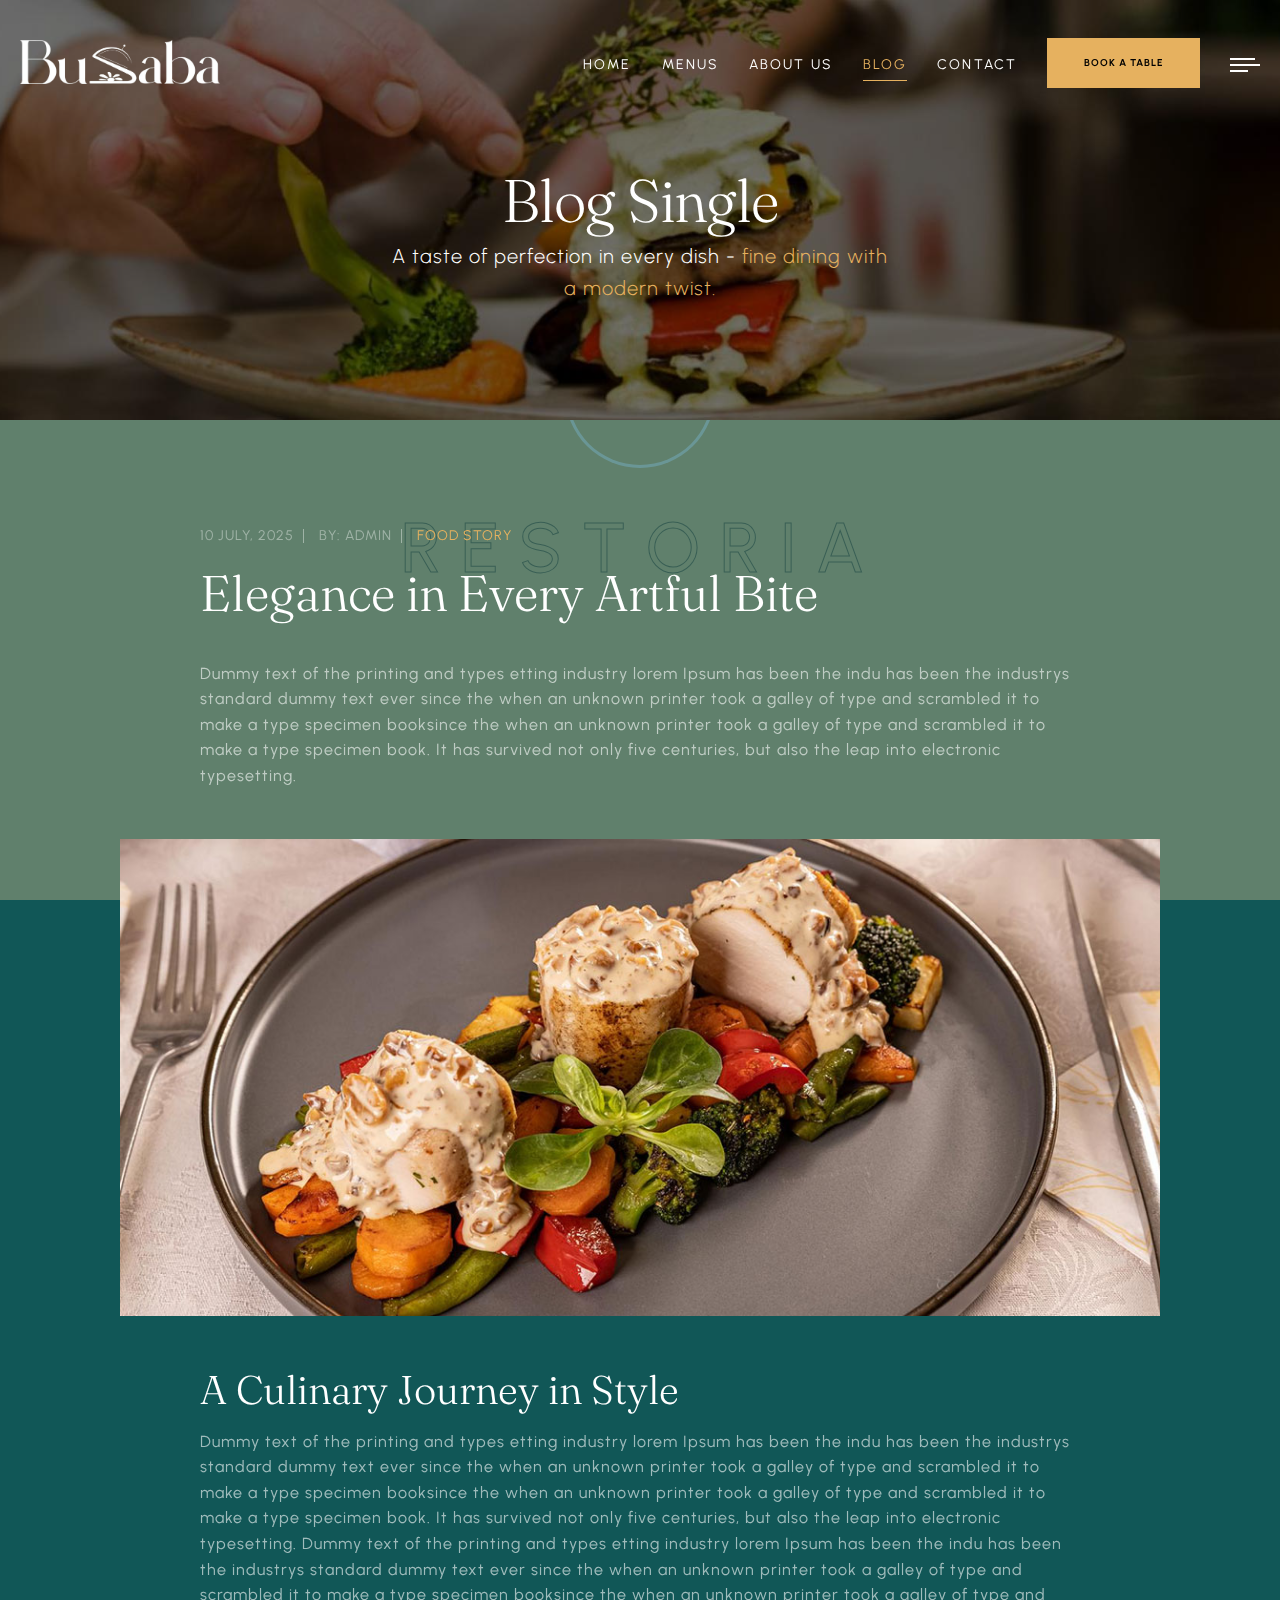
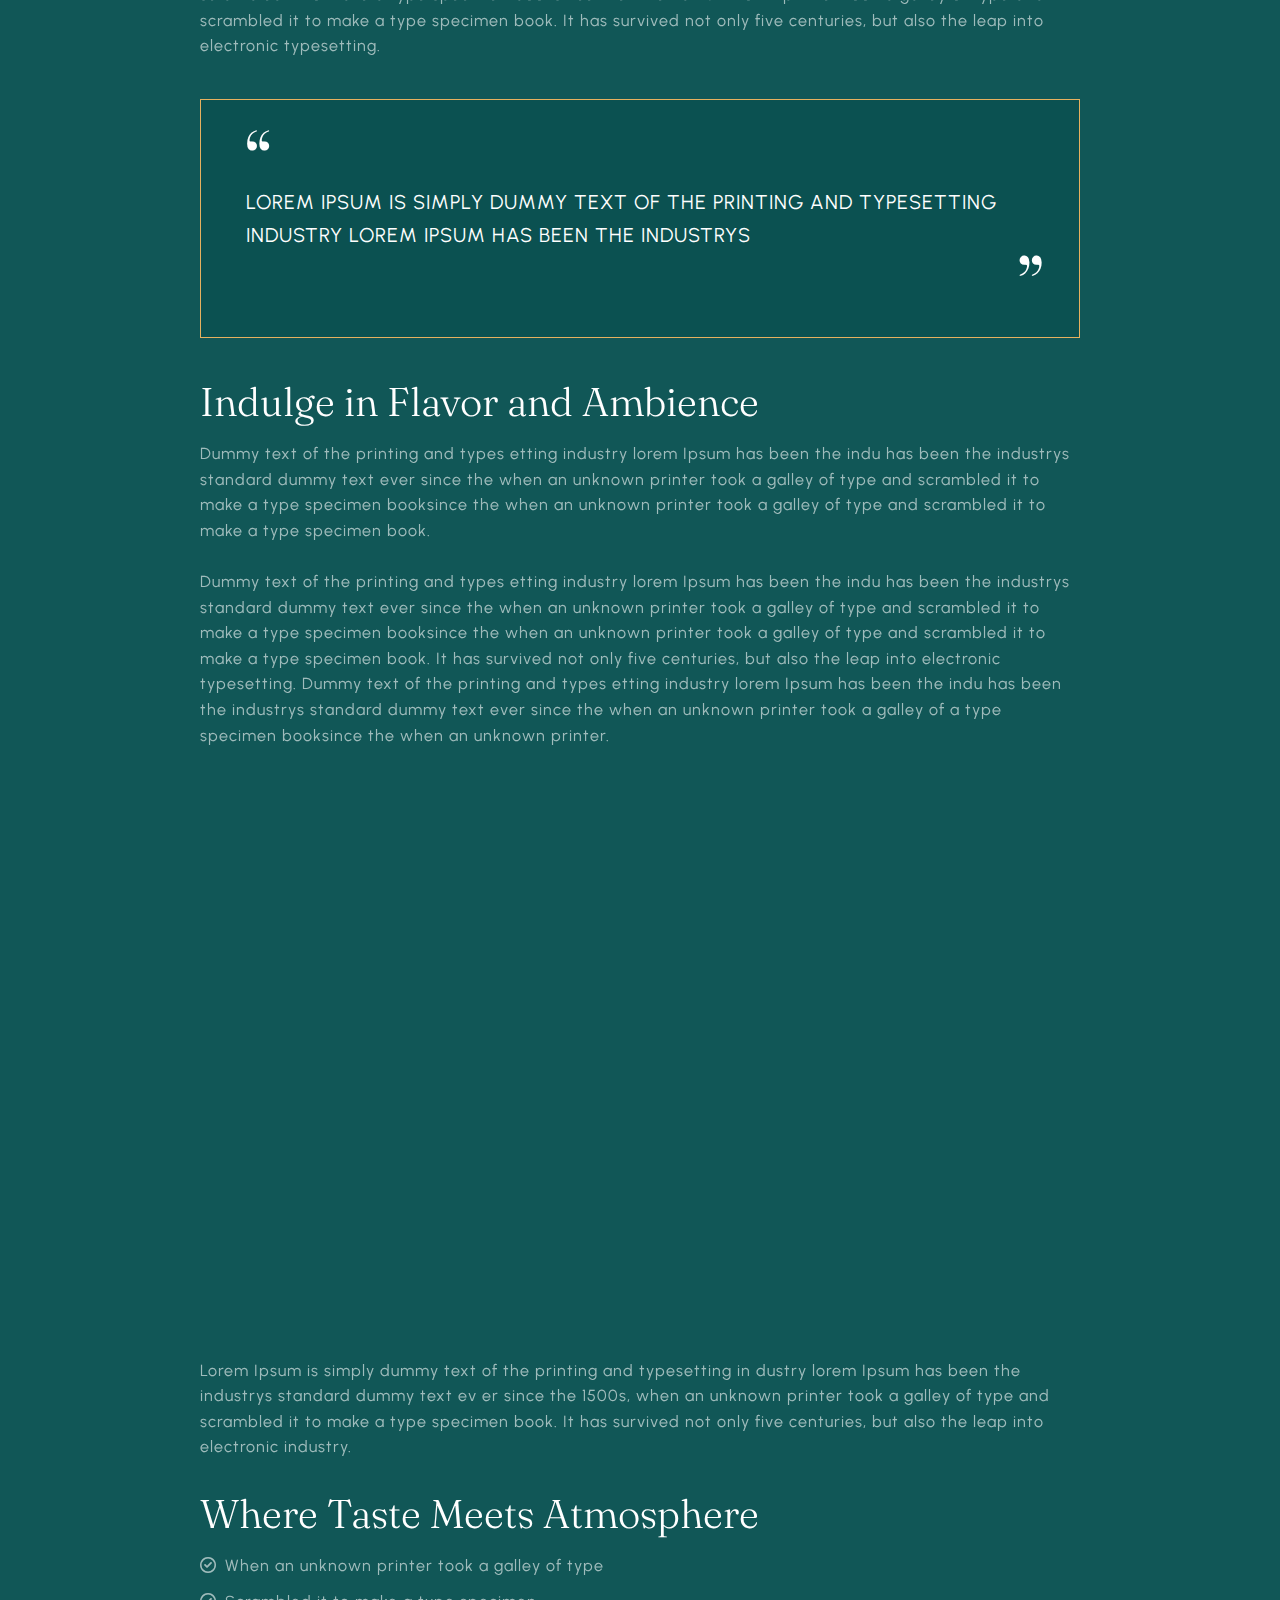
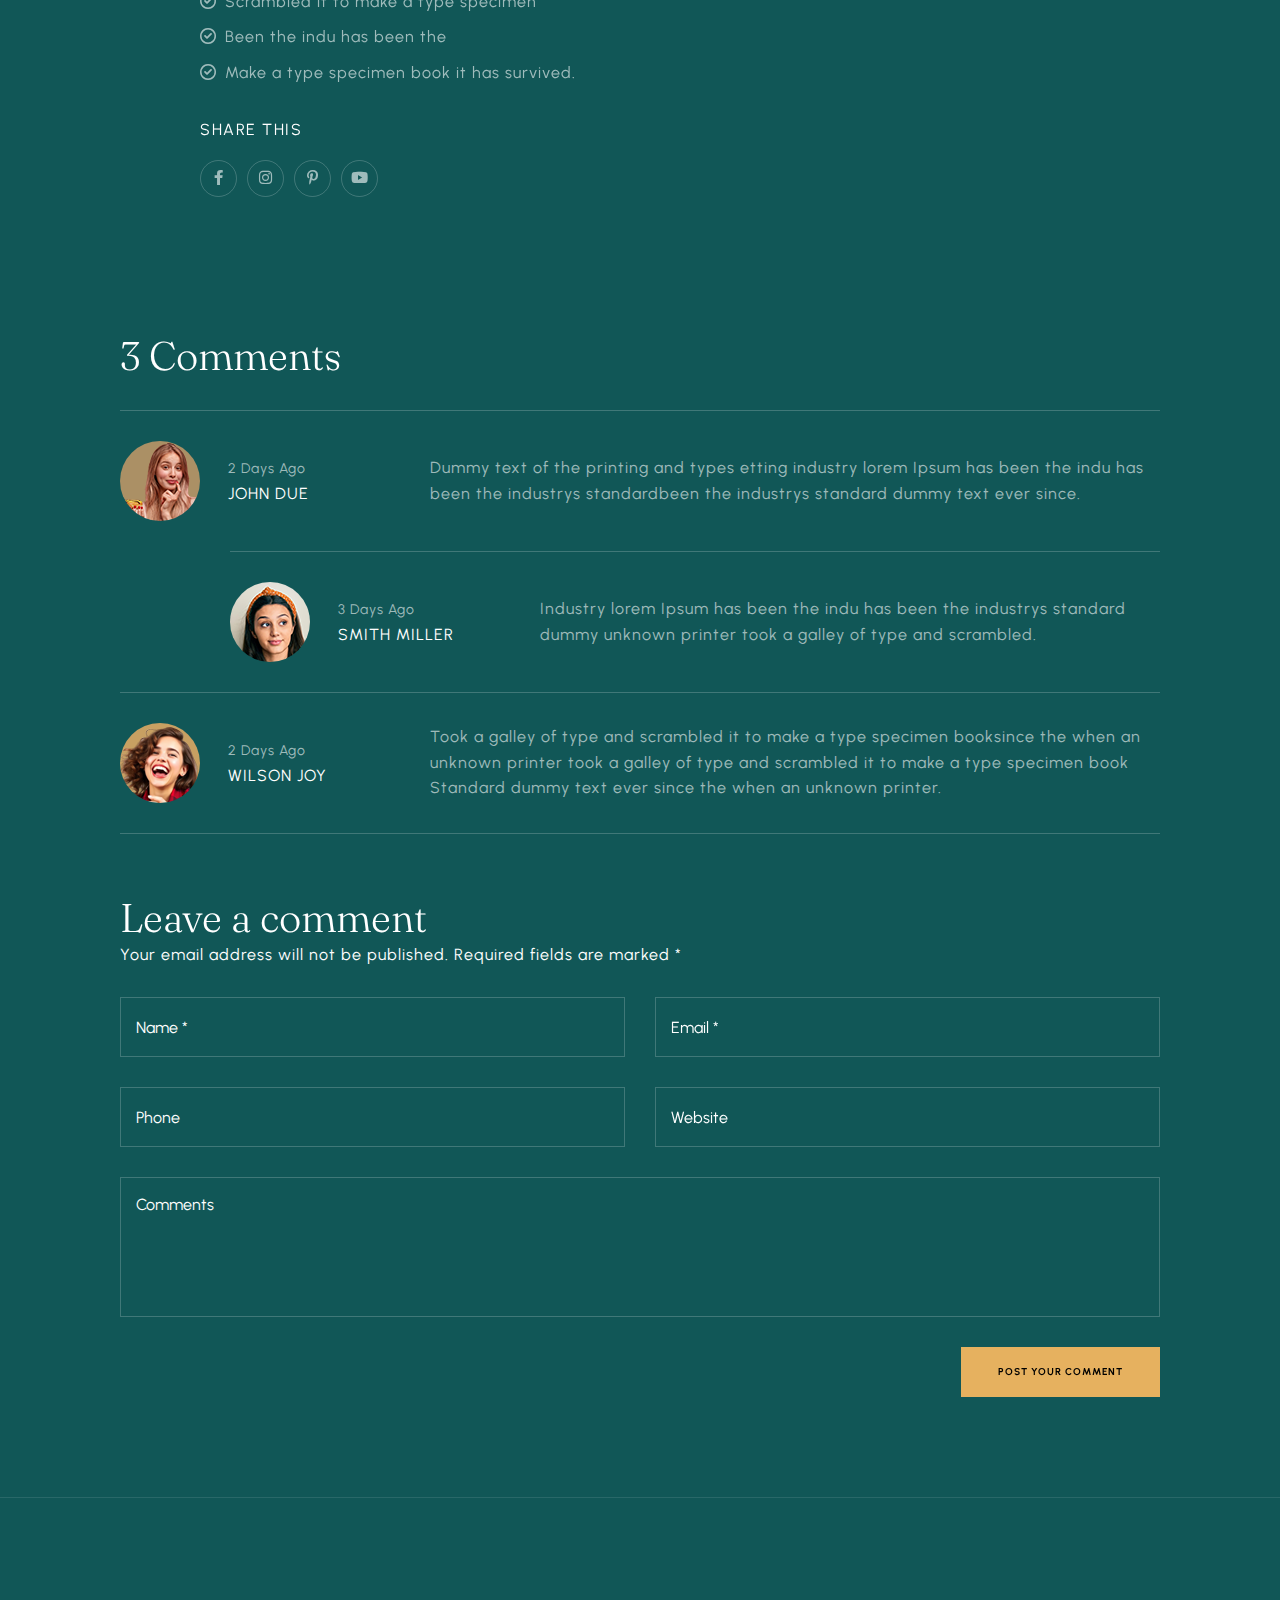
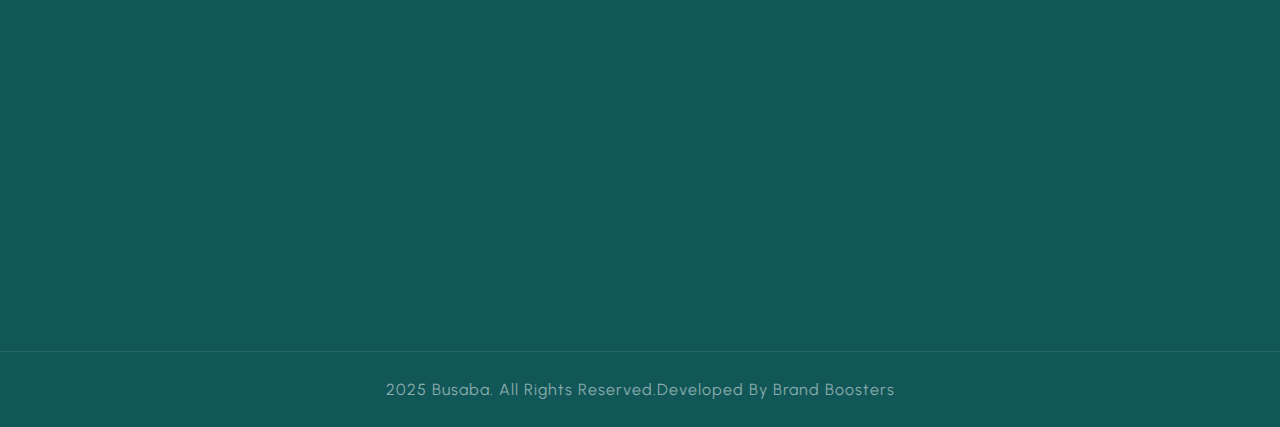
<file: blog-single-post.html>
<!DOCTYPE html>
<html lang="en">
<head>
<meta charset="utf-8">
<title>Restoria - Restaurants HTML Template - About Us</title>
<!-- Stylesheets -->
<link href="css/bootstrap.css" rel="stylesheet">
<link href="css/style.css" rel="stylesheet">
<link rel="shortcut icon" href="images/favicon.png" type="image/x-icon">
<link rel="icon" href="images/favicon.png" type="image/x-icon">
<!-- Responsive -->
<meta http-equiv="X-UA-Compatible" content="IE=edge">
<meta name="viewport" content="width=device-width, initial-scale=1.0, maximum-scale=1.0, user-scalable=0">
<link href="css/responsive.css" rel="stylesheet">

</head>

<body>
  <div class="page-wrapper"> 
  
    <!-- Preloader -->
    <div class="loader-wrap">
        <div class="preloader">
            <div class="preloader-close">x</div>
            <div id="handle-preloader" class="handle-preloader">
                <div class="animation-preloader">
                    <div class="spinner"></div>
                    <div class="txt-loading">
                        <span data-text-preloader="R" class="letters-loading">
                            R
                        </span>
                        <span data-text-preloader="E" class="letters-loading">
                            E
                        </span>
                        <span data-text-preloader="S" class="letters-loading">
                            S
                        </span>
                        <span data-text-preloader="T" class="letters-loading">
                            T
                        </span>
                        <span data-text-preloader="O" class="letters-loading">
                            O
                        </span>
                        <span data-text-preloader="R" class="letters-loading">
                            R
                        </span>
                        <span data-text-preloader="I" class="letters-loading">
                            I
                        </span>
                        <span data-text-preloader="A" class="letters-loading">
                            A
                        </span>
                    </div>
                </div>  
            </div>
        </div>
    </div>
    <!-- Preloader End -->

    <!-- Main Header-->
    <header class="main-header header-down">
        <div class="header-top">
            <div class="auto-container">
                <div class="inner clearfix">
                    <div class="top-left clearfix">
                        <ul class="top-info clearfix">
                            <li><i class="icon far fa-map-marker-alt"></i>3rd Floor, MKH Tower, Road-2, Block-G, Port Connecting Road, Halishahar, Chattogram</li>
                            <li><i class="icon far fa-clock"></i> Daily : 11.00 am to 11.00 pm</li>
                        </ul>
                    </div>
                    <div class="top-right clearfix">
                        <ul class="top-info clearfix">
                            <li><a href="tel:+8801891468885"><i class="icon far fa-phone"></i> +880 1891-468885</a>
                            </li>
                            <li><a href="mailto:busaba.mkh@gmail.com"><i class="icon far fa-envelope"></i>
                                    busaba.mkh@gmail.com</a></li>
                        </ul>
                    </div>
                </div>
            </div>
        </div>
        <div class="header-upper">
            <div class="auto-container">
                <div class="main-box clearfix">
                    <div class="logo-box">
                        <div class="logo"><a href="index.html" title="Busaba"><img src="images/logo.png" alt="image"
                                    title="Busaba"></a></div>
                    </div>
                    <div class="nav-box clearfix">
                        <div class="nav-outer clearfix">
                            <nav class="main-menu">
                                <ul class="navigation clearfix">
                                    <li><a href="index.html">Home</a></li>
                                    <li><a href="menu.html">Menus</a></li>
                                    <li><a href="about.html">About Us</a></li>
                                    <li class="current"><a href="#">Blog</a></li>
                                    <li><a href="contact-us.html">Contact</a></li>
                                </ul>
                            </nav>
                        </div>
                        <div class="links-box clearfix">
                            <div class="link link-btn">
                                <a href="book-table.html" class="theme-btn btn-style-one clearfix">
                                    <span class="btn-wrap">
                                        <span class="text-one">book a table</span>
                                        <span class="text-two">book a table</span>
                                    </span>
                                </a>
                            </div>
                            <div class="link info-toggler">
                                <button class="info-btn">
                                    <span class="hamburger">
                                        <span class="top-bun"></span>
                                        <span class="meat"></span>
                                        <span class="bottom-bun"></span>
                                    </span>
                                </button>
                            </div>
                        </div>
                        <div class="nav-toggler">
                            <button class="hidden-bar-opener">
                                <span class="hamburger">
                                    <span class="top-bun"></span>
                                    <span class="meat"></span>
                                    <span class="bottom-bun"></span>
                                </span>
                            </button>
                        </div>
                    </div>
                </div>
            </div>
        </div>
    </header>
    <!--End Main Header -->

    <div class="menu-backdrop"></div>

    <section class="hidden-bar">
        <div class="inner-box">
            <div class="cross-icon hidden-bar-closer"><span class="far fa-close"></span></div>
            <div class="logo-box"><a href="index.html" title="Busaba"><img src="images/logo.png" alt="image"
                        title="Busaba"></a></div>
            <div class="side-menu">
                <ul class="navigation clearfix">
                    <li><a href="index.html">Home</a></li>
                    <li><a href="menu.html">Menus</a></li>
                    <li><a href="about.html">About Us</a></li>
                    <li class="current"><a href="#">Blog</a></li>
                    <li><a href="contact-us.html">Contact</a></li>
                </ul>
            </div>
        </div>
    </section>

    <!--Info Back Drop-->
    <div class="info-back-drop"></div>
    
    <!-- Hidden Bar -->
    <div class="info-back-drop"></div>

    <section class="info-bar">
        <div class="inner-box">
            <div class="cross-icon"><span class="far fa-close"></span></div>
            <div class="image-box"><img src="images/resource/sidebar-image.jpg" alt="image"></div>
            <div class="logo-box"><a href="index.html" title="Busaba"><img src="images/resource/sidebar-logo.png"
                        alt="image" title="Busaba"></a></div>
            <h5>Visit Us</h5>
            <ul class="info">
                <li>3rd Floor, MKH Tower, Road-2, Block-G, Port Connecting Road, Halishahar, Chattogram</li>
                <li><span class="ib-ttl">Open Time</span> - 11.00 am – 11:00 pm</li>
                <li><a href="mailto:busaba.mkh@gmail.com">busaba.mkh@gmail.com</a></li>
            </ul>
            <div class="booking-info">
                <div class="bk-no"><a href="tel:+8801891468885">Booking: +880 1891-468885</a></div>
            </div>
        </div>
    </section>

    <!-- Inner Banner Section -->
    <section class="inner-banner">
        <div class="image-layer" style="background-image: url(images/background/banner-image-7.jpg);"></div>
        <div class="auto-container">
            <div class="inner">
                <h1>Blog Single</h1>
                <div class="sub_text"> <p> A taste of perfection in every dish - <span class="primary-color"> fine dining with a modern twist.</span></p> </div>
            </div>
        </div>
    </section>
    <!--End Banner Section -->

    <!-- Blog Details Block Start-->
    <section class="blog_detail_section section-kt" data-aos="fade-up" data-aos-duration="2000" data-aos-delay="200">
      <div class="auto-container">
        <div class="blog_inner_pannel">
            <div class="blog_info info" data-aos="fade-up" data-aos-duration="2000">
                <ul>
                    <li> 10 July, 2025 </li>
                    <li> By: Admin </li>
                    <li> <a href="blog-single-post.html"> Food Story </a> </li>
                </ul>

                <h2>Elegance in Every Artful Bite</h2>
                <p>Dummy text of the printing and types etting industry lorem Ipsum has been the indu has been the industrys standard dummy text ever since the when an unknown printer took a galley of type and scrambled it to make a type specimen booksince the when an unknown printer took a galley of type and scrambled it to make a type specimen book. It has survived not only five centuries, but also the leap into electronic typesetting.</p>

            </div>
            <div class="main_img" >
                <img src="images/resource/blog-single.jpg" alt="image">
            </div>
              <div class="info" data-aos="fade-up" data-aos-duration="1500">
                <h3>A Culinary Journey in Style</h3>
                <p>Dummy text of the printing and types etting industry lorem Ipsum has been the indu has been the industrys standard dummy text ever since the when an unknown printer took a galley of type and scrambled it to make a type specimen booksince the when an unknown printer took a galley of type and scrambled it to make a type specimen book. It has survived not only five centuries, but also the leap into electronic typesetting. Dummy text of the printing and types etting industry lorem Ipsum has been the indu has been the industrys standard dummy text ever since the when an unknown printer took a galley of type and scrambled it to make a type specimen booksince the when an unknown printer took a galley of type and scrambled it to make a type specimen book. It has survived not only five centuries, but also the leap into electronic typesetting.</p>
              </div>
              <div class="quote_block" data-aos="fade-up" data-aos-duration="1500">
                <span class="q_icon">“</span>
                <h5>Lorem Ipsum is simply dummy text of the printing and typesetting industry lorem Ipsum has been the industrys</h5>
                <span class="q_icon">”</span>
              </div>
              <div class="info" data-aos="fade-up" data-aos-duration="1500">
                <h3>Indulge in Flavor and Ambience</h3>
                <p>Dummy text of the printing and types etting industry lorem Ipsum has been the indu has been the industrys standard dummy text ever since the when an unknown printer took a galley of type and scrambled it to make a type specimen booksince the when an unknown printer took a galley of type and scrambled it to make a type specimen book. <br> <br>

                  Dummy text of the printing and types etting industry lorem Ipsum has been the indu has been the industrys standard dummy text ever since the when an unknown printer took a galley of type and scrambled it to make a type specimen booksince the when an unknown printer took a galley of type and scrambled it to make a type specimen book. It has survived not only five centuries, but also the leap into electronic typesetting. Dummy text of the printing and types etting industry lorem Ipsum has been the indu has been the industrys standard dummy text ever since the when an unknown printer took a galley of a type specimen booksince the when an unknown printer.
                </p>
              </div>
              <div class="main_img" data-aos="fade-up" data-aos-duration="1500">
                <iframe style="width: 100%; height: 500px" src="https://www.youtube.com/embed/tgbNymZ7vqY"
                  title="YouTube video player" 
                  allow="accelerometer; autoplay; clipboard-write; encrypted-media; gyroscope; picture-in-picture; web-share"
                  allowfullscreen></iframe>
              </div>
              <div class="info" data-aos="fade-up" data-aos-duration="1500">
                <p>Lorem Ipsum is simply dummy text of the printing and typesetting in dustry lorem Ipsum has been the
                  industrys standard dummy text ev er since the 1500s, when an unknown printer took a galley of type and
                  scrambled it to make a type specimen book. It has survived not only five centuries, but also the leap into
                  electronic industry.</p>
              </div>

              <div class="info" data-aos="fade-up" data-aos-duration="1500">
                <h3>Where Taste Meets Atmosphere</h3>

              <ul>
                  <li data-aos="fade-up" data-aos-duration="1500">
                    <p> <span class="icon"><i class="fa-regular fa-circle-check"></i></span> When an unknown printer took a galley of type </p>
                  </li>
                  <li data-aos="fade-up" data-aos-duration="1500">
                    <p> <span class="icon"><i class="fa-regular fa-circle-check"></i></span> Scrambled it to make a type specimen</p>
                  </li>
                  <li data-aos="fade-up" data-aos-duration="1500">
                    <p> <span class="icon"><i class="fa-regular fa-circle-check"></i></span> Been the indu has been the
                    </p>
                  </li>
                  <li data-aos="fade-up" data-aos-duration="1500">
                    <p> <span class="icon"><i class="fa-regular fa-circle-check"></i></span> Make a type specimen book it has survived. </p>
                  </li>
                </ul>
              </div>

              <div class="blog_authore" data-aos="fade-up" data-aos-duration="1500">
                <div class="social_media">
                  <h6>Share this</h6>
                  <ul>
                    <li><a href="blog-single-post.html#"><i class="fa-brands fa-facebook-f"></i></a></li>
                    <li><a href="blog-single-post.html#"><i class="fa-brands fa-instagram"></i></a></li>
                    <li><a href="blog-single-post.html#"><i class="fa-brands fa-pinterest-p"></i></a></li>
                    <li><a href="blog-single-post.html#"><i class="fa-brands fa-youtube"></i></a></li>
                  </ul>
                </div>
              </div>
        </div>
      </div>
    </section>
    <!-- Blog Details Block End-->

    <!-- Comment Section Start-->
    <section class="row_am comment_section">
      <div class="auto-container">
        <div class="blog_cooment_block">
          <div class="posted_cooment">
            <div class="section_title" data-aos="fade-up" data-aos-duration="1500">
              <h3>3 Comments</h3>
            </div>
            <ul>
              <li data-aos="fade-up" data-aos-duration="1500">
                <div class="authore_info">
                  <div class="avtar">
                    <img src="images/resource/comment1.png" alt="image">
                  </div>
                  <div class="text">
                    <span>2 days ago</span> <br>
                    John Due
                  </div>
                </div>
                <div class="comment">
                  <p>Dummy text of the printing and types etting industry lorem Ipsum has been the indu has been the industrys standardbeen the industrys standard dummy text ever since.</p>
                </div>
              </li>
              <li data-aos="fade-up" data-aos-duration="1500" class="replay_comment">
                <div class="authore_info">
                  <div class="avtar">
                    <img src="images/resource/comment2.png" alt="image">
                  </div>
                  <div class="text">
                    <span>3 days ago</span> <br>
                    Smith Miller
                  </div>
                </div>
                <div class="comment">
                  <p>Industry lorem Ipsum has been the indu has been the industrys standard dummy unknown printer took a galley of type and scrambled.</p>
                </div>
              </li>
              <li data-aos="fade-up" data-aos-duration="1500">
                <div class="authore_info">
                  <div class="avtar">
                    <img src="images/resource/comment3.png" alt="image">
                  </div>
                  <div class="text">
                    <span>2 days ago</span> <br>
                    Wilson Joy
                  </div>
                </div>
                <div class="comment">
                  <p>Took a galley of type and scrambled it to make a type specimen booksince the when an unknown printer took a galley of type and scrambled it to make a type specimen book Standard dummy text ever since the when an unknown printer.  </p>
                </div>
              </li>
            </ul>
          </div>
          <!-- Comment block Form -->
          <div class="comment_form_section">
            <div class="section_title" data-aos="fade-up" data-aos-duration="1500">
              <h3>Leave a comment</h3>
              <p>Your email address will not be published. Required fields are marked *</p>
            </div>
            <form action="https://kalanidhithemes.com/live-preview/landing-page/restoria/all-demo/Restoria-1-Minimal-Hero/submit" data-aos="fade-up" data-aos-duration="1500">
              <div class="row">
                <div class="col-md-6">
                  <div class="form-group">
                    <input type="text" class="form-control" placeholder="Name *">
                  </div>
                </div>
                <div class="col-md-6">
                  <div class="form-group">
                    <input type="email" class="form-control" placeholder="Email *">
                  </div>
                </div>
                <div class="col-md-6">
                  <div class="form-group">
                    <input type="text" class="form-control" placeholder="Phone">
                  </div>
                </div>
                <div class="col-md-6">
                  <div class="form-group">
                    <input type="text" class="form-control" placeholder="Website  ">
                  </div>
                </div>
                <div class="col-md-12">
                  <div class="form-group">
                    <textarea class="form-control" placeholder="Comments"></textarea>
                  </div>
                </div>
                <div class="col-md-12 coment-btn">
                    <button type="submit" class="theme-btn btn-style-one clearfix ">
                        <span class="btn-wrap">
                            <span class="text-one">post your comment</span>
                            <span class="text-two">post your comment</span>
                        </span>
                    </button>

                </div>
              </div>
            </form>
          </div>
        </div>
      </div>
    </section>
    <!-- Comment Section End-->

    <!-- Footer -->
    <footer class="main-footer">
        <div class="upper-section section-kt">
            <div class="auto-container">
                <div class="row clearfix">
                    <div class="footer-col info-col col-lg-4 col-md-6 col-sm-12">
                        <div class="inner wow fadeInUp" data-wow-delay="0ms" data-wow-duration="1500ms">
                            <div class="content">
                                <div class="logo"><a href="index.html" title="Busaba"><img src="images/logo.png"
                                            style="max-width: 200px;" alt="image" title="Busaba"></a></div>
                                <div class="info">
                                    <h6>Visit Us</h6>
                                    <ul>
                                        <li>3rd Floor, MKH Tower, Road-2, Block-G, Port Connecting Road, Halishahar, Chattogram
                                        </li>
                                        <li><a href="mailto:busaba.mkh@gmail.com">busaba.mkh@gmail.com</a></li>
                                        <li><a href="tel:+8801891468885">Booking: +880 1891-468885</a></li>
                                    </ul>
                                </div>
                            </div>
                        </div>
                    </div>

                    <div class="footer-col col-lg-2 col-md-6 col-sm-12 mb-5 mb-lg-0">
                        <div class="inner wow fadeInUp" data-wow-delay="150ms" data-wow-duration="1500ms">
                            <h4>Quick Links</h4>
                            <ul class="links">
                                <li><a href="index.html">Home</a></li>
                                <li><a href="about.html">About Us</a></li>
                                <li><a href="menu.html">Our Menu</a></li>
                                <li><a href="#">Blog</a></li>
                                <li><a href="contact-us.html">Contact</a></li>
                            </ul>
                        </div>
                    </div>

                    <div class="footer-col col-lg-3 col-md-6 col-sm-12">
                        <div class="inner wow fadeInUp" data-wow-delay="300ms" data-wow-duration="1500ms">
                            <h4>Opening Hours</h4>
                            <ul class="timing">
                                <li>Monday - Sunday</li>
                                <li><strong>11:00 AM - 11:00 PM</strong></li>
                                <li style="margin-top: 15px;">Open Daily</li>
                            </ul>
                        </div>
                    </div>

                    <div class="footer-col col-lg-3 col-md-6 col-sm-12">
                        <div class="inner wow fadeInUp" data-wow-delay="450ms" data-wow-duration="1500ms">
                            <h4>Follow Us On</h4>
                            <div class="social-links mt-2" style="display: flex; flex-wrap: wrap; gap: 10px;">
                                <a href="https://www.facebook.com/busababymkh" target="_blank"
                                    style="width: 45px; height: 45px; border: 1px solid rgba(201, 169, 98, 0.3); border-radius: 50%; display: flex; align-items: center; justify-content: center; color: #c9a962;"><i
                                        class="fab fa-facebook-f"></i></a>
                                <a href="https://www.instagram.com/busaba.mkh/" target="_blank"
                                    style="width: 45px; height: 45px; border: 1px solid rgba(201, 169, 98, 0.3); border-radius: 50%; display: flex; align-items: center; justify-content: center; color: #c9a962;"><i
                                        class="fab fa-instagram"></i></a>
                                <a href="https://www.youtube.com/@busaba" target="_blank"
                                    style="width: 45px; height: 45px; border: 1px solid rgba(201, 169, 98, 0.3); border-radius: 50%; display: flex; align-items: center; justify-content: center; color: #c9a962;"><i
                                        class="fab fa-youtube"></i></a>
                                <a href="https://www.tiktok.com/@busaba.mkh" target="_blank"
                                    style="width: 45px; height: 45px; border: 1px solid rgba(201, 169, 98, 0.3); border-radius: 50%; display: flex; align-items: center; justify-content: center; color: #c9a962;"><i
                                        class="fab fa-tiktok"></i></a>
                                <a href="https://wa.me/8801891468885" target="_blank"
                                    style="width: 45px; height: 45px; border: 1px solid rgba(201, 169, 98, 0.3); border-radius: 50%; display: flex; align-items: center; justify-content: center; color: #c9a962;"><i
                                        class="fab fa-whatsapp"></i></a>
                            </div>
                        </div>
                    </div>
                </div>
            </div>
        </div>

        <div class="footer-bottom"
            style="border-top: 1px solid rgba(255,255,255,0.1); padding: 25px 0; text-align: center;">
            <div class="auto-container">
                <p style="color: rgba(255,255,255,0.5); margin: 0;">2025 Busaba. All Rights
                    Reserved.Developed By Brand Boosters</p>
            </div>
        </div>
    </footer>

</div>
<!--End pagewrapper--> 

<!--Scroll to top-->
<div class="scroll-to-top scroll-to-target" data-target="html"><span class="icon fa fa-angle-up"></span></div>
<!--[if lt IE 9]><script src="https://cdnjs.cloudflare.com/ajax/libs/html5shiv/3.7.3/html5shiv.js"></script><![endif]--> 

<script src="js/jquery.js"></script>
<script src="js/popper.min.js"></script>
<script src="js/bootstrap.min.js"></script>
<script src="js/jquery-ui.js"></script>
<script src="js/jquery.fancybox.js"></script>
<script src="js/swiper.js"></script>
<script src="js/owl.js"></script>
<script src="js/appear.js"></script>
<script src="js/wow.js"></script>
<script src="js/parallax.min.js"></script>
<script src="js/custom-script.js"></script>
</body>
</html>
</file>
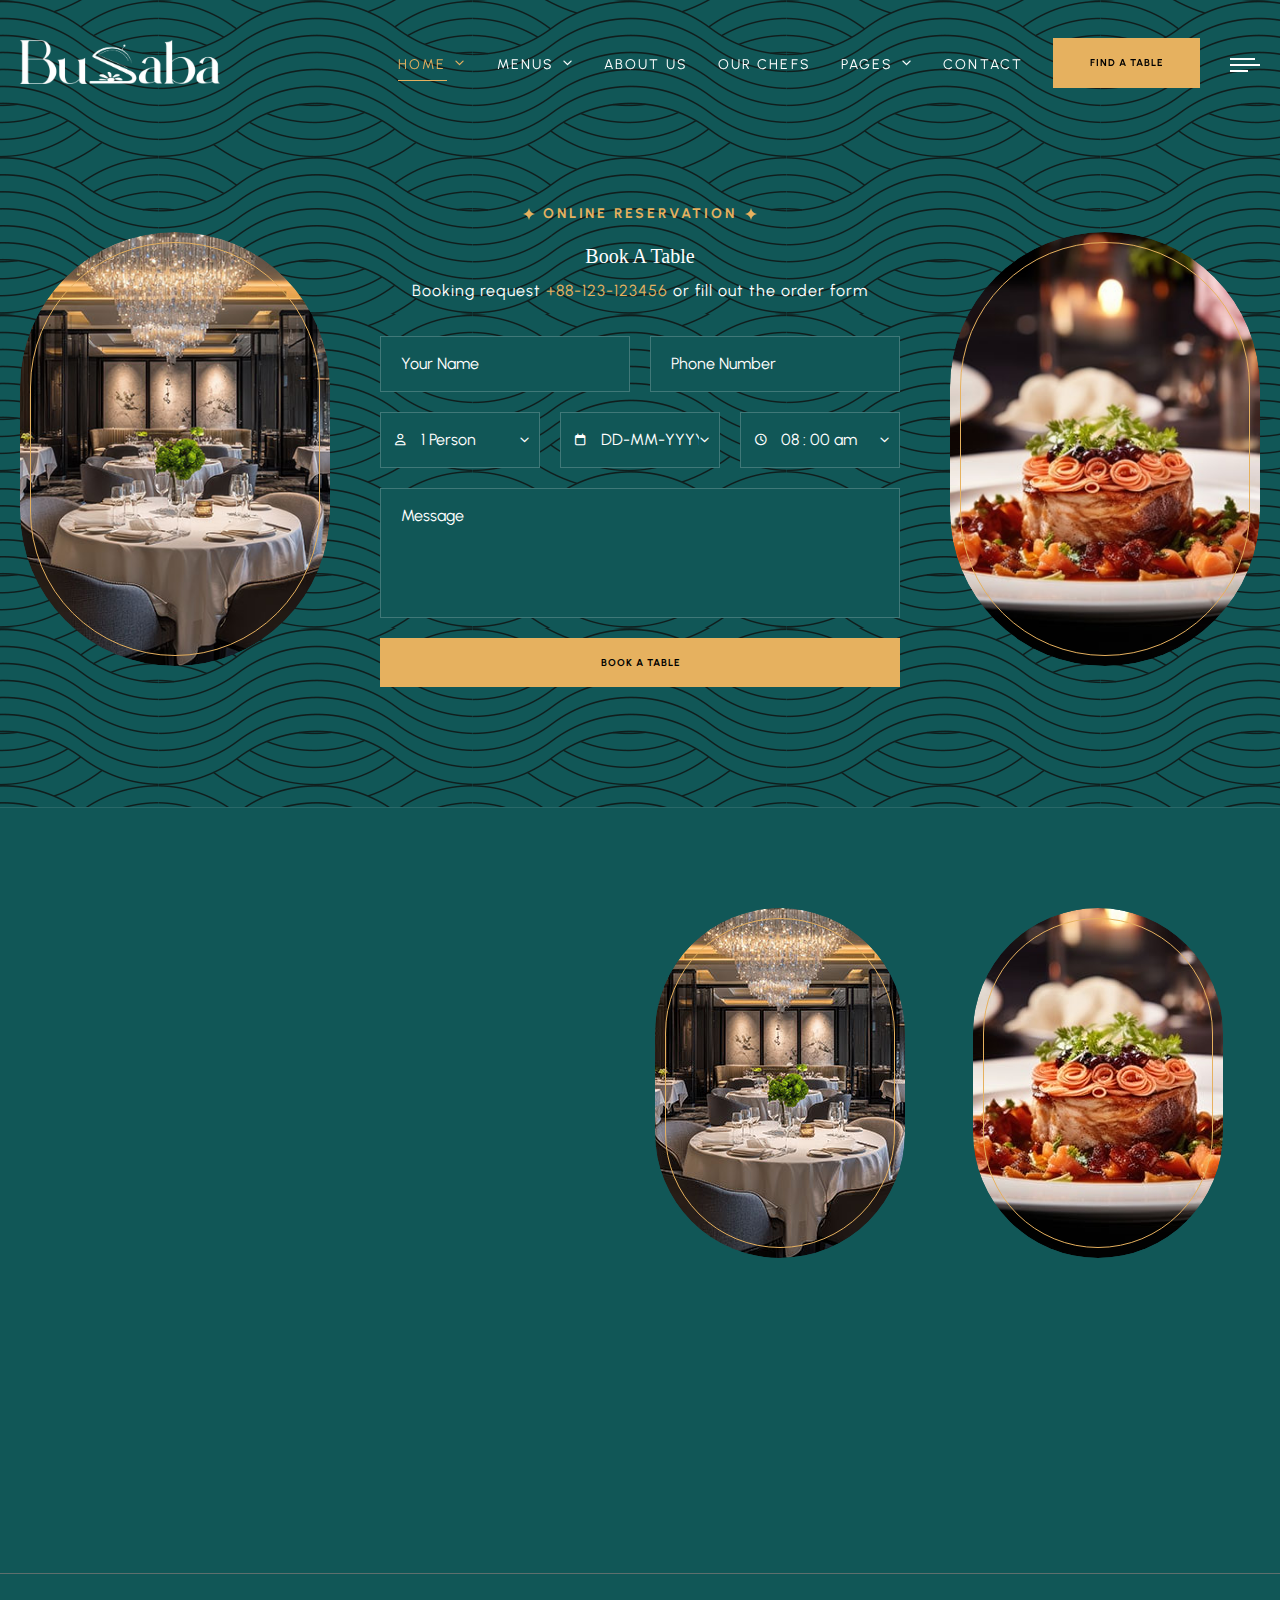
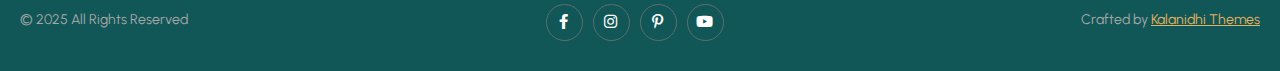
<file: book-table-option2.html>
<!DOCTYPE html>
<html lang="en">
<head>
<meta charset="utf-8">
<title>Restoria - Restaurants HTML Template - Menus List</title>
<!-- Stylesheets -->
<link href="css/bootstrap.css" rel="stylesheet">
<link href="css/style.css" rel="stylesheet">
<link rel="shortcut icon" href="images/favicon.png" type="image/x-icon">
<link rel="icon" href="images/favicon.png" type="image/x-icon">
<!-- Responsive -->
<meta http-equiv="X-UA-Compatible" content="IE=edge">
<meta name="viewport" content="width=device-width, initial-scale=1.0, maximum-scale=1.0, user-scalable=0">
<link href="css/responsive.css" rel="stylesheet">

</head>

<body>
  <div class="page-wrapper"> 
  
    <!-- Preloader -->
    <div class="loader-wrap">
        <div class="preloader">
            <div class="preloader-close">x</div>
            <div id="handle-preloader" class="handle-preloader">
                <div class="animation-preloader">
                    <div class="spinner"></div>
                    <div class="txt-loading">
                        <span data-text-preloader="R" class="letters-loading">
                            R
                        </span>
                        <span data-text-preloader="E" class="letters-loading">
                            E
                        </span>
                        <span data-text-preloader="S" class="letters-loading">
                            S
                        </span>
                        <span data-text-preloader="T" class="letters-loading">
                            T
                        </span>
                        <span data-text-preloader="O" class="letters-loading">
                            O
                        </span>
                        <span data-text-preloader="R" class="letters-loading">
                            R
                        </span>
                        <span data-text-preloader="I" class="letters-loading">
                            I
                        </span>
                        <span data-text-preloader="A" class="letters-loading">
                            A
                        </span>
                    </div>
                </div>  
            </div>
        </div>
    </div>
    <!-- Preloader End -->

    <!-- Main Header-->
    <header class="main-header">
        <div class="header-top">
            <div class="auto-container">
                <div class="inner clearfix">
                    <div class="top-left clearfix">
                        <ul class="top-info clearfix">
                            <li><i class="icon far fa-map-marker-alt"></i> Restoria, Arrondissement, Paris 9578</li>
                            <li><i class="icon far fa-clock"></i> Daily : 8.00 am to 10.00 pm</li>
                        </ul>
                    </div>
                    <div class="top-right clearfix">
                        <ul class="top-info clearfix">
                            <li><a href="tel:+11234567890"><i class="icon far fa-phone"></i> +1 123 456 7890</a></li>
                            <li><a href="mailto:booking@restaurant.com"><i class="icon far fa-envelope"></i> booking@restaurant.com</a></li>
                        </ul>
                    </div>
                </div>
            </div>
        </div>
        <!-- Header Upper -->
        <div class="header-upper">        
            <div class="auto-container">
                <!-- Main Box -->
                <div class="main-box clearfix">
                    <!--Logo-->
                    <div class="logo-box">
                         <div class="logo"><a href="index.html" title="Restoria - Restaurants HTML Template"><img src="images/logo.png" alt="image" title="Restoria - Restaurants HTML Template"></a></div>
                    </div>

                    <div class="nav-box clearfix">
                        <!--Nav Outer-->
                        <div class="nav-outer clearfix">         
                            <nav class="main-menu">
                                <ul class="navigation clearfix">
                                    <li class="dropdown current"><a href="book-table-option2.html#">Home</a>
                                        <ul>
                                            <li><a href="index.html">Home 1 - Minimal Hero</a></li>
                                            <li><a href="../Restoria-2-Standard-Hero/index.html">Home 2 - Standard Hero</a></li>
                                            <li><a href="../Restoria-3-Video-Hero/index.html">Home 3 - Video Hero</a></li>
                                            <li><a href="../Restoria-4-Category-Hero/index.html">Home 4 - Category Hero</a></li>
                                            <li><a href="../Restoria-5-Rollingimages-Hero-Center-Header/index.html">Home 5 - Rolling Images</a></li>
                                        </ul>
                                    </li>
                                    <li class="dropdown has-mega-menu"><a href="menu-list-1.html">Menus</a>
                                        <ul>
                                            <li>
                                                <div class="mega-menu">
                                                    <div class="menu-inner">
                                                        <div class="auto-container">
                                                            <div class="row clearfix">
                                                                <div class="menu-block col-lg-3 col-md-6 col-sm-6">
                                                                    <div class="image"><a href="menu-list-1.html"><img src="images/resource/menu-1-thumb.jpg" alt="image"></a></div>
                                                                    <div class="title"><a href="menu-list-1.html">Menu list 1</a></div>
                                                                </div>
                                                                <div class="menu-block col-lg-3 col-md-6 col-sm-6">
                                                                    <div class="image"><a href="menu-list-2.html"><img src="images/resource/menu-2-thumb.jpg" alt="image"></a></div>
                                                                    <div class="title"><a href="menu-list-2.html">Menu list 2</a></div>
                                                                </div>
                                                                <div class="menu-block col-lg-3 col-md-6 col-sm-6">
                                                                    <div class="image"><a href="menu-list-3.html"><img src="images/resource/menu-3-thumb.jpg" alt="image"></a></div>
                                                                    <div class="title"><a href="menu-list-3.html">Menu list 3</a></div>
                                                                </div>
                                                                <div class="menu-block col-lg-3 col-md-6 col-sm-6">
                                                                    <div class="image"><a href="menu-list-4.html"><img src="images/resource/menu-4-thumb.jpg" alt="image"></a></div>
                                                                    <div class="title"><a href="menu-list-4.html">Menu list 4</a></div>
                                                                </div>
                                                            </div>
                                                        </div>
                                                    </div>
                                                </div>
                                            </li>
                                        </ul>
                                    </li>
                                    <li><a href="about.html">About Us</a></li>
                                    <li><a href="our-chef.html">Our chefs</a></li>
                                    <li class="dropdown"><a href="book-table-option2.html#">Pages</a>
                                        <ul>
                                            <li><a href="gallery-masonry.html">Photo Gallery</a></li>
                                            <li><a href="book-table.html">Reservation 1</a></li>
                                            <li><a href="book-table-option2.html">Reservation 2</a></li>
                                            <li><a href="testimonial.html">Testimonial</a></li>
                                            <li><a href="blog-list.html">Blog List</a></li>
                                            <li><a href="blog-single-post.html">Blog Single Post</a></li>
                                            <li><a href="book-table-option2.html#">Dropdown Menu 1</a></li>
                                            <li><a href="book-table-option2.html#">Dropdown Lorem 2</a></li>
                                            <li class="dropdown"><a href="book-table-option2.html#">Dropdown Menu 3</a>
                                                <ul>
                                                    <li><a href="book-table-option2.html#">Dropdown Menu level 2</a></li>
                                                    <li><a href="book-table-option2.html#">Dropdown Menu level 2</a></li>
                                                    <li><a href="book-table-option2.html#">Dropdown Menu Level 2</a></li>
                                                </ul>
                                            </li>
                                            
                                        </ul>
                                    </li>
                                    <li><a href="contact-us.html">Contact</a></li>
                                </ul>
                            </nav>
                            <!-- Main Menu End-->
                        </div>
                        <!--Nav Outer End-->

                        <div class="links-box clearfix">
                            <div class="link link-btn">
                                <a href="book-table.html" class="theme-btn btn-style-one clearfix">
                                    <span class="btn-wrap">
                                        <span class="text-one">find a table</span>
                                        <span class="text-two">find a table</span>
                                    </span>
                                </a>
                            </div>
                            <div class="link info-toggler">
                                <button class="info-btn">
                                    <span class="hamburger">
                                        <span class="top-bun"></span>
                                        <span class="meat"></span>
                                        <span class="bottom-bun"></span>
                                    </span>
                                </button>
                            </div>
                        </div>

                        <!-- Hidden Nav Toggler -->
                        <div class="nav-toggler">
                            <button class="hidden-bar-opener">
                                <span class="hamburger">
                                    <span class="top-bun"></span>
                                    <span class="meat"></span>
                                    <span class="bottom-bun"></span>
                                </span>
                            </button>
                        </div>

                    </div>

                </div>
            </div>
        </div>
    </header>
    <!--End Main Header -->

    <!--Menu Backdrop-->
    <div class="menu-backdrop"></div>

    <!-- Hidden Navigation Bar -->
    <section class="hidden-bar">
        <!-- Hidden Bar Wrapper -->
        <div class="inner-box">
            <div class="cross-icon hidden-bar-closer"><span class="far fa-close"></span></div>
            <div class="logo-box"><a href="index.html" title="Restoria - Restaurants HTML Template"><img src="images/resource/sidebar-logo.png" alt="image" title="Restoria - Restaurants HTML Template"></a></div>
            
            <!-- .Side-menu -->
            <div class="side-menu">
                 <ul class="navigation clearfix">
                    <li class="dropdown"><a href="book-table-option2.html#">Home</a>
                        <ul>
                            <li><a href="index.html">Home 1 - Minimal Hero</a></li>
                            <li><a href="../Restoria-2-Standard-Hero/index.html">Home 2 - Standard Hero</a></li>
                            <li><a href="../Restoria-3-Video-Hero/index.html">Home 3 - Video Hero</a></li>
                            <li><a href="../Restoria-4-Category-Hero/index.html">Home 4 - Category Hero</a></li>
                            <li><a href="../Restoria-5-Rollingimages-Hero-Center-Header/index.html">Home 5 - Rolling Images</a></li>
                        </ul>
                    </li>
                    <li class="current dropdown"><a href="menu-list-1.html">Menus</a>
                        <ul>
                            <li><a href="menu-list-1.html">Menu List 1</a></li>
                            <li><a href="menu-list-2.html">Menu List 2</a></li>
                            <li><a href="menu-list-3.html">Menu List 3</a></li>
                            <li><a href="menu-list-4.html">Menu List 4</a></li>
                        </ul>
                    </li>
                    <li><a href="about.html">About Us</a></li>
                    <li><a href="our-chef.html">Our chefs</a></li>
                    <li class="dropdown"><a href="book-table-option2.html#">Pages</a>
                        <ul>
                            <li><a href="gallery-masonry.html">Photo Gallery</a></li>
                            <li><a href="book-table.html">Reservation 1</a></li>
                            <li><a href="book-table-option2.html">Reservation 2</a></li>
                            <li><a href="testimonial.html">Testimonial</a></li>
                            <li><a href="blog-list.html">Blog List</a></li>
                            <li><a href="blog-single-post.html">Blog Single Post</a></li>
                            <li><a href="book-table-option2.html#">Dropdown Menu 1</a></li>
                            <li><a href="book-table-option2.html#">Dropdown Lorem 2</a></li>
                            <li class="dropdown"><a href="book-table-option2.html#">Dropdown Menu 3</a>
                                <ul>
                                    <li><a href="book-table-option2.html#">Dropdown Menu level 2</a></li>
                                    <li><a href="book-table-option2.html#">Dropdown Menu level 2</a></li>
                                    <li><a href="book-table-option2.html#">Dropdown Menu Level 2</a></li>
                                </ul>
                            </li>
                        </ul>
                    </li>
                    <li><a href="contact-us.html">Contact</a></li>
                </ul>
            </div><!-- /.Side-menu -->
        
        </div><!-- / Hidden Bar Wrapper -->
    </section>
    <!-- / Hidden Bar -->

    <!--Info Back Drop-->
    <div class="info-back-drop"></div>
    
    <!-- Hidden Bar -->
    <section class="info-bar">
        <div class="inner-box">
            <div class="cross-icon"><span class="far fa-close"></span></div>
            <div class="image-box"><img src="images/resource/sidebar-image.jpg" alt="image" title=""></div>
            <div class="logo-box"><a href="index.html" title="Restoria - Restaurants HTML Template"><img src="images/resource/sidebar-logo.png" alt="image" title="Restoria - Restaurants HTML Template"></a></div>

            <h5>Visit Us</h5>
            <ul class="info">
                <li>Restoria, Arrondissement, <br> Paris 9578</li>
                <li> <span class="ib-ttl"> Lunch Time </span>- 10.00 am – 3:30 pm </li>
                <li><span class="ib-ttl"> Dinner Time</span> - 08.00 pm – 10:30 pm</li>
                <li><a href="mailto:booking@domainame.com">booking@domainame.com</a></li>
            </ul>
            <div class="booking-info">
                <div class="bk-no"><a href="tel:+88-123-123456">Booking: +88-123-123456</a></div>
            </div>
        </div>
    </section>
    <!--End Hidden Bar -->

    <!--Reservation Section-->
    <section class="reserve-section style-two reserve-page-2 section-kt">
        <div class="auto-container">
            <div class="outer-box">
                <div class="row clearfix">

                    <!-- Form -->
                    <div class="reserv-col form-col col-lg-6 col-md-12 col-sm-12">
                        <div class="inner">
                            <div class="title-box centered">
                                <div class="subtitle"><span>Online reservation</span></div>
                                <h2>Book A Table</h2>
                                <div class="request-info">Booking request <a href="book-table-option2.html#">+88-123-123456</a> or fill out the order form</div>
                            </div>
                            <div class="default-form reservation-form">
                                <form method="post" action="index.html">
                                    <div class="row clearfix">
                                        <div class="form-group col-lg-6 col-md-6 col-sm-12">
                                            <div class="field-inner">
                                                <input type="text" name="fieldname" value="" placeholder="Your Name" required>
                                            </div>
                                        </div>
                                        <div class="form-group col-lg-6 col-md-6 col-sm-12">
                                            <div class="field-inner">
                                                <input type="text" name="fieldname" value="" placeholder="Phone Number" required>
                                            </div>
                                        </div>
                                        <div class="form-group col-lg-4 col-md-6 col-sm-12">
                                            <div class="field-inner">
                                                <span class="alt-icon far fa-user"></span>
                                                <select class="l-icon">
                                                    <option>1 Person</option>
                                                    <option>2 Person</option>
                                                    <option>3 Person</option>
                                                    <option>4 Person</option>
                                                    <option>5 Person</option>
                                                    <option>6 Person</option>
                                                    <option>7 Person</option>
                                                </select>
                                                <span class="arrow-icon far fa-angle-down"></span>
                                            </div>
                                        </div>
                                        <div class="form-group col-lg-4 col-md-6 col-sm-12">
                                            <div class="field-inner">
                                                <span class="alt-icon far fa-calendar"></span>
                                                <input class="l-icon datepicker" type="text" name="fieldname" value="" placeholder="DD-MM-YYYY" required readonly>
                                                <span class="arrow-icon far fa-angle-down"></span>
                                            </div>
                                        </div>
                                        <div class="form-group col-lg-4 col-md-12 col-sm-12">
                                            <div class="field-inner">
                                                <span class="alt-icon far fa-clock"></span>
                                                <select class="l-icon">
                                                    <option>08 : 00 am</option>
                                                    <option>09 : 00 am</option>
                                                    <option>10 : 00 am</option>
                                                    <option>11 : 00 am</option>
                                                    <option>12 : 00 pm</option>
                                                    <option>01 : 00 pm</option>
                                                    <option>02 : 00 pm</option>
                                                    <option>03 : 00 pm</option>
                                                    <option>04 : 00 pm</option>
                                                    <option>05 : 00 pm</option>
                                                    <option>06 : 00 pm</option>
                                                    <option>07 : 00 pm</option>
                                                    <option>08 : 00 pm</option>
                                                    <option>09 : 00 pm</option>
                                                    <option>10 : 00 pm</option>
                                                </select>
                                                <span class="arrow-icon far fa-angle-down"></span>
                                            </div>
                                        </div>
                                        <div class="form-group col-lg-12 col-md-12 col-sm-12">
                                            <div class="field-inner">
                                                <textarea name="fieldname" placeholder="Message" required></textarea>
                                            </div>
                                        </div>
                                        <div class="form-group col-lg-12 col-md-12 col-sm-12">
                                            <div class="field-inner">
                                                <button type="submit" class="theme-btn btn-style-one clearfix">
                                                    <span class="btn-wrap">
                                                        <span class="text-one">book a table</span>
                                                        <span class="text-two">book a table</span>
                                                    </span>
                                                </button>
                                            </div>
                                        </div>
                                    </div>
                                </form>
                            </div>
                        </div>
                    </div>

                    <!-- image left -->
                    <div class="reserv-col img-col col-lg-3 col-md-6 col-sm-12">
                        <div class="form-image">
                            <img src="images/resource/form-img-1.jpg" alt="image">
                        </div>
                    </div>

                    <!-- image right -->
                    <div class="reserv-col last img-col col-lg-3 col-md-6 col-sm-12">
                        <div class="form-image">
                            <img src="images/resource/form-img-2.jpg" alt="image">
                        </div>
                    </div>

                </div>

            </div>
        </div>
    </section>

    <!--Main Footer-->
    <footer class="main-footer">
        <div class="upper-section section-kt">
            <div class="auto-container">
                <div class="row clearfix">
                    <!--Footer Col-->
                    <div class="footer-col info-col col-lg-6 col-md-12 col-sm-12">
                        <div class="inner wow fadeInUp" data-wow-delay="0ms" data-wow-duration="1500ms">
                            <div class="content">
                                <div class="logo"><a href="index.html" title="Restoria - Restaurants HTML Template"><img src="images/logo.png" alt="image" title="Restoria - Restaurants HTML Template"></a></div>
                                <div class="info">
                                    <h6>visit us </h6>
                                    <ul>
                                        <li>Restoria, Arrondissement, Paris 9578</li>
                                        <li>Daily - 8.00 am to 10.00 pm</li>
                                        <li><a href="mailto:booking@domainname.com">booking@gmail.com</a></li>
                                        <li><a href="tel:+88-123-123456">Booking Request : +88-123-123456</a></li>
                                        
                                    </ul>
                                </div>
                                <div class="separator"><span> </span> </div>
                                <div class="newsletter">
                                    <h4>Our Newsletter</h4>
                                    <div class="text">Subscribe us & Get 25% Off. Get latest updates.</div>
                                    <div class="newsletter-form">
                                        <form method="post" action="index.html">
                                            <div class="form-group">
                                                <span class="alt-icon far fa-envelope"></span>
                                                <input type="email" name="email" value="" placeholder="Your email" required>
                                                <button type="submit" class="theme-btn btn-style-one clearfix">
                                                    <span class="btn-wrap">
                                                        <span class="text-one">subscribe</span>
                                                        <span class="text-two">subscribe</span>
                                                    </span>
                                                </button>
                                            </div>
                                        </form>
                                    </div>
                                </div>
                            </div>
                        </div>
                    </div>
                    <!--Footer Col-->
                    <div class="footer-col footer-image-col col-lg-3 col-md-6 col-sm-12">
                        <div class="footer-image">
                            <img src="images/resource/footer-img-1.jpg" alt="image">
                        </div>
                    </div>
                    <!--Footer Col-->
                    <div class="footer-col footer-image-col last col-lg-3 col-md-6 col-sm-12">
                        <div class="footer-image">
                            <img src="images/resource/footer-img-2.jpg" alt="image">
                        </div>
                    </div>
                </div>
            </div>
        </div>

        <!-- last footer -->
        <div class="bottom_footer">
        <!-- container start -->
          <div class="auto-container">
            <!-- row start -->
            <div class="row clearfix">
              <div class="col-lg-4 col-md-4 col-sm-12">
                  <p>© 2025 All Rights Reserved</p>
              </div>

              <div class="col-lg-4 col-md-4 col-sm-12">
                <ul class="social_media">
                  <li><a href="https://themeforest.net/user/kalanidhithemes/portfolio" aria-label="facebook page" ><i class="fa-brands fa-facebook-f"></i></a></li>
                  <li><a href="https://www.behance.net/kalanidhithemes" aria-label="twitter page"><i class="fa-brands fa-instagram"></i></a></li>
                  <li><a href="https://themeforest.net/user/kalanidhithemes/portfolio" aria-label="instagram page"><i class="fa-brands fa-pinterest-p"></i></a></li>
                  <li><a href="https://themeforest.net/user/kalanidhithemes/portfolio" aria-label="pinterest page"><i class="fa-brands fa-youtube"></i></a></li>
                </ul>
              </div>

              <div class="col-lg-4 col-md-4 col-sm-12">
                  <p class="developer_text">Crafted by <a href="https://themeforest.net/user/kalanidhithemes/portfolio" target="blank">Kalanidhi Themes</a></p>
              </div>
            </div>
          <!-- row end -->
          </div>
          <!-- container end -->
        </div>
    </footer>

</div>
<!--End pagewrapper--> 

<!--Scroll to top-->
<div class="scroll-to-top scroll-to-target" data-target="html"><span class="icon fa fa-angle-up"></span></div>
<!--[if lt IE 9]><script src="https://cdnjs.cloudflare.com/ajax/libs/html5shiv/3.7.3/html5shiv.js"></script><![endif]--> 

<script src="js/jquery.js"></script>
<script src="js/popper.min.js"></script>
<script src="js/bootstrap.min.js"></script>
<script src="js/jquery-ui.js"></script>
<script src="js/jquery.fancybox.js"></script>
<script src="js/swiper.js"></script>
<script src="js/owl.js"></script>
<script src="js/appear.js"></script>
<script src="js/wow.js"></script>
<script src="js/custom-script.js"></script>
</body>
</html>
</file>
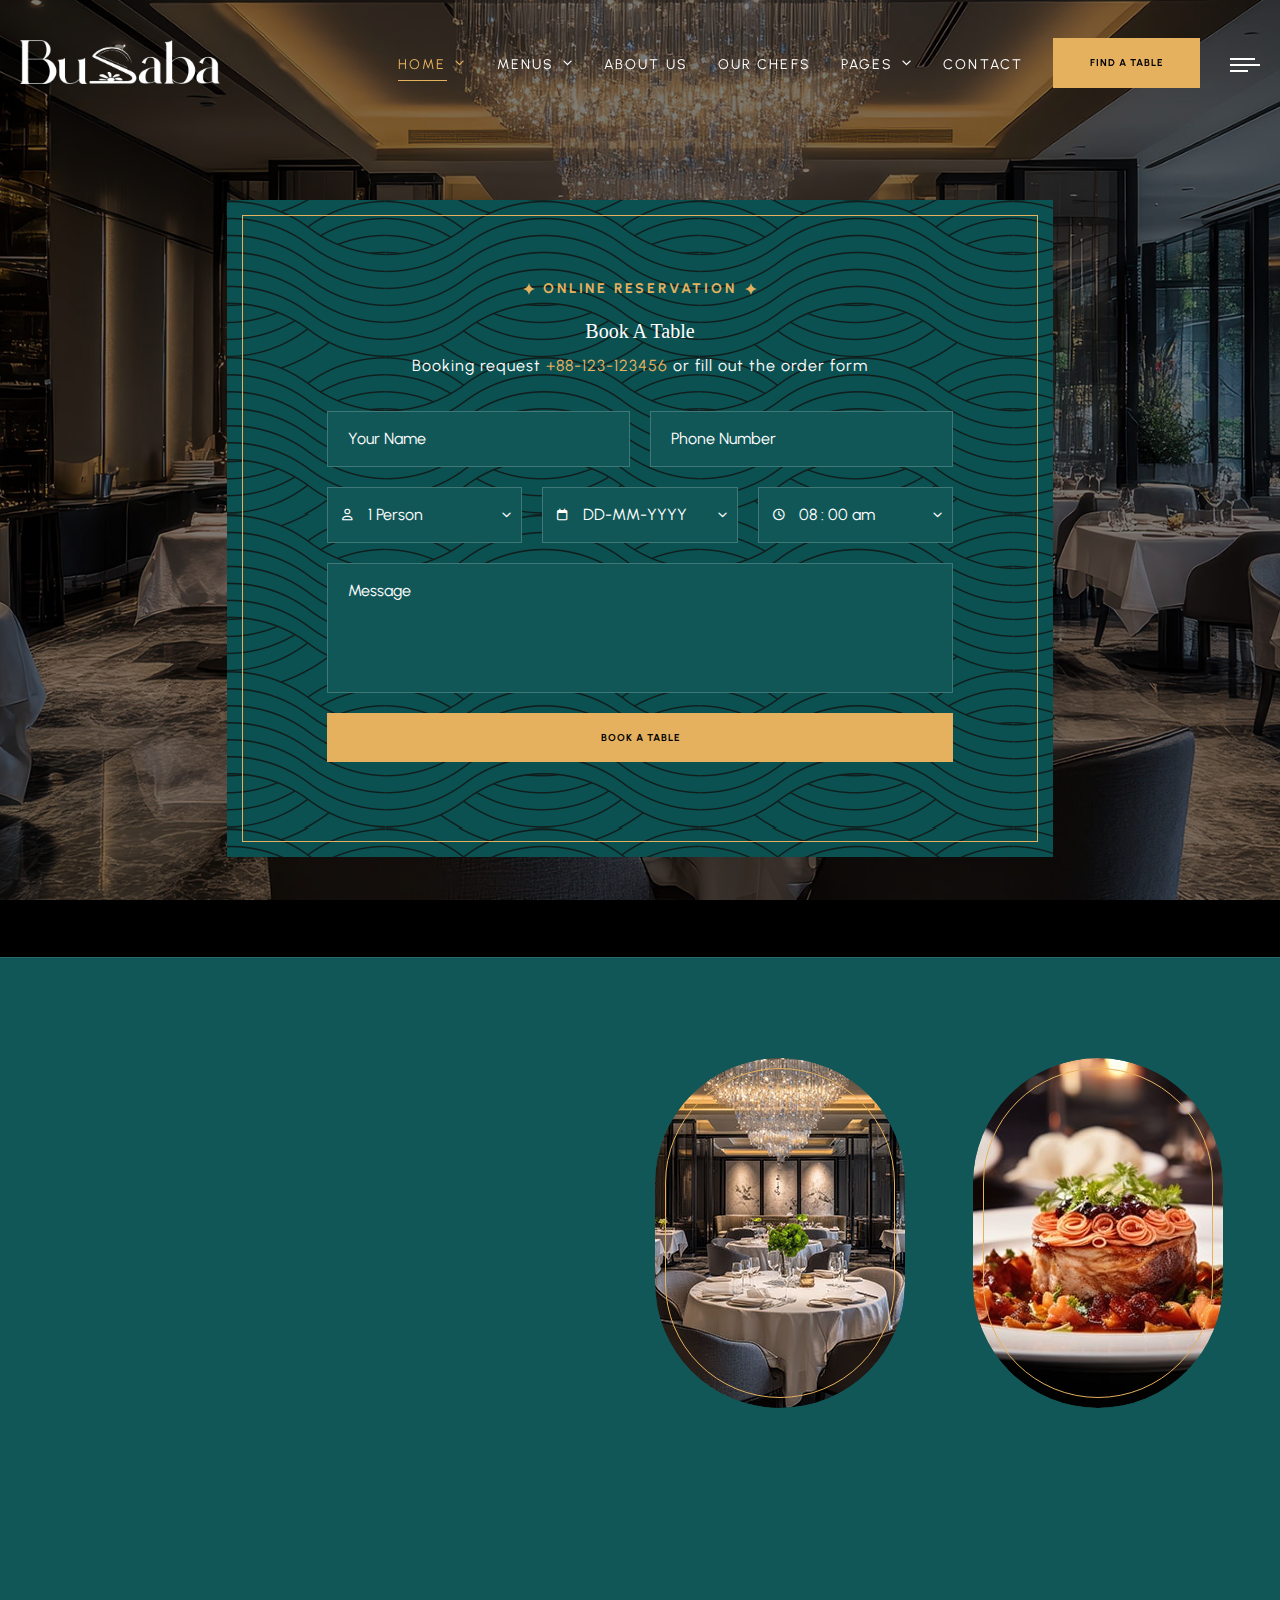
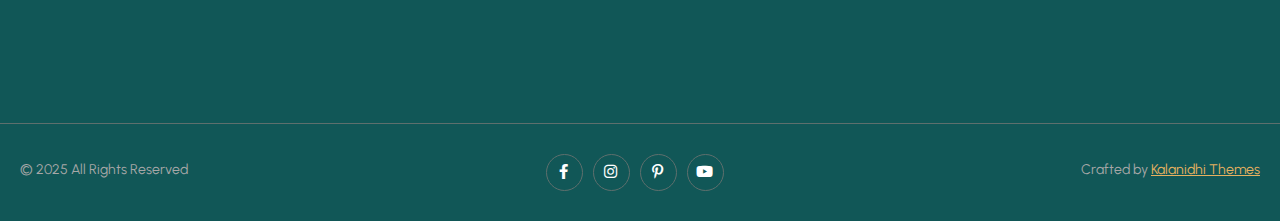
<file: book-table.html>
<!DOCTYPE html>
<html lang="en">
<head>
<meta charset="utf-8">
<title>Restoria - Restaurants HTML Template - Menus List</title>
<!-- Stylesheets -->
<link href="css/bootstrap.css" rel="stylesheet">
<link href="css/style.css" rel="stylesheet">
<link rel="shortcut icon" href="images/favicon.png" type="image/x-icon">
<link rel="icon" href="images/favicon.png" type="image/x-icon">
<!-- Responsive -->
<meta http-equiv="X-UA-Compatible" content="IE=edge">
<meta name="viewport" content="width=device-width, initial-scale=1.0, maximum-scale=1.0, user-scalable=0">
<link href="css/responsive.css" rel="stylesheet">


</head>

<body>
  <div class="page-wrapper"> 
  
    <!-- Preloader -->
    <div class="loader-wrap">
        <div class="preloader">
            <div class="preloader-close">x</div>
            <div id="handle-preloader" class="handle-preloader">
                <div class="animation-preloader">
                    <div class="spinner"></div>
                    <div class="txt-loading">
                        <span data-text-preloader="R" class="letters-loading">
                            R
                        </span>
                        <span data-text-preloader="E" class="letters-loading">
                            E
                        </span>
                        <span data-text-preloader="S" class="letters-loading">
                            S
                        </span>
                        <span data-text-preloader="T" class="letters-loading">
                            T
                        </span>
                        <span data-text-preloader="O" class="letters-loading">
                            O
                        </span>
                        <span data-text-preloader="R" class="letters-loading">
                            R
                        </span>
                        <span data-text-preloader="I" class="letters-loading">
                            I
                        </span>
                        <span data-text-preloader="A" class="letters-loading">
                            A
                        </span>
                    </div>
                </div>  
            </div>
        </div>
    </div>
    <!-- Preloader End -->

    <!-- Main Header-->
    <header class="main-header">
        <div class="header-top">
            <div class="auto-container">
                <div class="inner clearfix">
                    <div class="top-left clearfix">
                        <ul class="top-info clearfix">
                            <li><i class="icon far fa-map-marker-alt"></i> Restoria, Arrondissement, Paris 9578</li>
                            <li><i class="icon far fa-clock"></i> Daily : 8.00 am to 10.00 pm</li>
                        </ul>
                    </div>
                    <div class="top-right clearfix">
                        <ul class="top-info clearfix">
                            <li><a href="tel:+11234567890"><i class="icon far fa-phone"></i> +1 123 456 7890</a></li>
                            <li><a href="mailto:booking@restaurant.com"><i class="icon far fa-envelope"></i> booking@restaurant.com</a></li>
                        </ul>
                    </div>
                </div>
            </div>
        </div>
        <!-- Header Upper -->
        <div class="header-upper">        
            <div class="auto-container">
                <!-- Main Box -->
                <div class="main-box clearfix">
                    <!--Logo-->
                    <div class="logo-box">
                         <div class="logo"><a href="index.html" title="Restoria - Restaurants HTML Template"><img src="images/logo.png" alt="image" title="Restoria - Restaurants HTML Template"></a></div>
                    </div>

                    <div class="nav-box clearfix">
                        <!--Nav Outer-->
                        <div class="nav-outer clearfix">         
                            <nav class="main-menu">
                                <ul class="navigation clearfix">
                                    <li class="dropdown current"><a href="book-table.html#">Home</a>
                                        <ul>
                                            <li><a href="index.html">Home 1 - Minimal Hero</a></li>
                                            <li><a href="../Restoria-2-Standard-Hero/index.html">Home 2 - Standard Hero</a></li>
                                            <li><a href="../Restoria-3-Video-Hero/index.html">Home 3 - Video Hero</a></li>
                                            <li><a href="../Restoria-4-Category-Hero/index.html">Home 4 - Category Hero</a></li>
                                            <li><a href="../Restoria-5-Rollingimages-Hero-Center-Header/index.html">Home 5 - Rolling Images</a></li>
                                        </ul>
                                    </li>
                                    <li class="dropdown has-mega-menu"><a href="menu-list-1.html">Menus</a>
                                        <ul>
                                            <li>
                                                <div class="mega-menu">
                                                    <div class="menu-inner">
                                                        <div class="auto-container">
                                                            <div class="row clearfix">
                                                                <div class="menu-block col-lg-3 col-md-6 col-sm-6">
                                                                    <div class="image"><a href="menu-list-1.html"><img src="images/resource/menu-1-thumb.jpg" alt="image"></a></div>
                                                                    <div class="title"><a href="menu-list-1.html">Menu list 1</a></div>
                                                                </div>
                                                                <div class="menu-block col-lg-3 col-md-6 col-sm-6">
                                                                    <div class="image"><a href="menu-list-2.html"><img src="images/resource/menu-2-thumb.jpg" alt="image"></a></div>
                                                                    <div class="title"><a href="menu-list-2.html">Menu list 2</a></div>
                                                                </div>
                                                                <div class="menu-block col-lg-3 col-md-6 col-sm-6">
                                                                    <div class="image"><a href="menu-list-3.html"><img src="images/resource/menu-3-thumb.jpg" alt="image"></a></div>
                                                                    <div class="title"><a href="menu-list-3.html">Menu list 3</a></div>
                                                                </div>
                                                                <div class="menu-block col-lg-3 col-md-6 col-sm-6">
                                                                    <div class="image"><a href="menu-list-4.html"><img src="images/resource/menu-4-thumb.jpg" alt="image"></a></div>
                                                                    <div class="title"><a href="menu-list-4.html">Menu list 4</a></div>
                                                                </div>
                                                            </div>
                                                        </div>
                                                    </div>
                                                </div>
                                            </li>
                                        </ul>
                                    </li>
                                    <li><a href="about.html">About Us</a></li>
                                    <li><a href="our-chef.html">Our chefs</a></li>
                                    <li class="dropdown"><a href="book-table.html#">Pages</a>
                                        <ul>
                                            <li><a href="gallery-masonry.html">Photo Gallery</a></li>
                                            <li><a href="book-table.html">Reservation 1</a></li>
                                            <li><a href="book-table-option2.html">Reservation 2</a></li>
                                            <li><a href="testimonial.html">Testimonial</a></li>
                                            <li><a href="blog-list.html">Blog List</a></li>
                                            <li><a href="blog-single-post.html">Blog Single Post</a></li>
                                            <li><a href="book-table.html#">Dropdown Menu 1</a></li>
                                            <li><a href="book-table.html#">Dropdown Lorem 2</a></li>
                                            <li class="dropdown"><a href="book-table.html#">Dropdown Menu 3</a>
                                                <ul>
                                                    <li><a href="book-table.html#">Dropdown Menu level 2</a></li>
                                                    <li><a href="book-table.html#">Dropdown Menu level 2</a></li>
                                                    <li><a href="book-table.html#">Dropdown Menu Level 2</a></li>
                                                </ul>
                                            </li>
                                            
                                        </ul>
                                    </li>
                                    <li><a href="contact-us.html">Contact</a></li>
                                </ul>
                            </nav>
                            <!-- Main Menu End-->
                        </div>
                        <!--Nav Outer End-->

                        <div class="links-box clearfix">
                            <div class="link link-btn">
                                <a href="book-table.html" class="theme-btn btn-style-one clearfix">
                                    <span class="btn-wrap">
                                        <span class="text-one">find a table</span>
                                        <span class="text-two">find a table</span>
                                    </span>
                                </a>
                            </div>
                            <div class="link info-toggler">
                                <button class="info-btn">
                                    <span class="hamburger">
                                        <span class="top-bun"></span>
                                        <span class="meat"></span>
                                        <span class="bottom-bun"></span>
                                    </span>
                                </button>
                            </div>
                        </div>

                        <!-- Hidden Nav Toggler -->
                        <div class="nav-toggler">
                            <button class="hidden-bar-opener">
                                <span class="hamburger">
                                    <span class="top-bun"></span>
                                    <span class="meat"></span>
                                    <span class="bottom-bun"></span>
                                </span>
                            </button>
                        </div>

                    </div>

                </div>
            </div>
        </div>
    </header>
    <!--End Main Header -->

    <!--Menu Backdrop-->
    <div class="menu-backdrop"></div>

    <!-- Hidden Navigation Bar -->
    <section class="hidden-bar">
        <!-- Hidden Bar Wrapper -->
        <div class="inner-box">
            <div class="cross-icon hidden-bar-closer"><span class="far fa-close"></span></div>
            <div class="logo-box"><a href="index.html" title="Restoria - Restaurants HTML Template"><img src="images/resource/sidebar-logo.png" alt="image" title="Restoria - Restaurants HTML Template"></a></div>
            
            <!-- .Side-menu -->
            <div class="side-menu">
                 <ul class="navigation clearfix">
                    <li class="dropdown"><a href="book-table.html#">Home</a>
                        <ul>
                            <li><a href="index.html">Home 1 - Minimal Hero</a></li>
                            <li><a href="../Restoria-2-Standard-Hero/index.html">Home 2 - Standard Hero</a></li>
                            <li><a href="../Restoria-3-Video-Hero/index.html">Home 3 - Video Hero</a></li>
                            <li><a href="../Restoria-4-Category-Hero/index.html">Home 4 - Category Hero</a></li>
                            <li><a href="../Restoria-5-Rollingimages-Hero-Center-Header/index.html">Home 5 - Rolling Images</a></li>
                        </ul>
                    </li>
                    <li class="current dropdown"><a href="menu-list-1.html">Menus</a>
                        <ul>
                            <li><a href="menu-list-1.html">Menu List 1</a></li>
                            <li><a href="menu-list-2.html">Menu List 2</a></li>
                            <li><a href="menu-list-3.html">Menu List 3</a></li>
                            <li><a href="menu-list-4.html">Menu List 4</a></li>
                        </ul>
                    </li>
                    <li><a href="about.html">About Us</a></li>
                    <li><a href="our-chef.html">Our chefs</a></li>
                    <li class="dropdown"><a href="book-table.html#">Pages</a>
                        <ul>
                            <li><a href="gallery-masonry.html">Photo Gallery</a></li>
                            <li><a href="book-table.html">Reservation 1</a></li>
                            <li><a href="book-table-option2.html">Reservation 2</a></li>
                            <li><a href="testimonial.html">Testimonial</a></li>
                            <li><a href="blog-list.html">Blog List</a></li>
                            <li><a href="blog-single-post.html">Blog Single Post</a></li>
                            <li><a href="book-table.html#">Dropdown Menu 1</a></li>
                            <li><a href="book-table.html#">Dropdown Lorem 2</a></li>
                            <li class="dropdown"><a href="book-table.html#">Dropdown Menu 3</a>
                                <ul>
                                    <li><a href="book-table.html#">Dropdown Menu level 2</a></li>
                                    <li><a href="book-table.html#">Dropdown Menu level 2</a></li>
                                    <li><a href="book-table.html#">Dropdown Menu Level 2</a></li>
                                </ul>
                            </li>
                        </ul>
                    </li>
                    <li><a href="contact-us.html">Contact</a></li>
                </ul>
            </div><!-- /.Side-menu -->
        
        </div><!-- / Hidden Bar Wrapper -->
    </section>
    <!-- / Hidden Bar -->

    <!--Info Back Drop-->
    <div class="info-back-drop"></div>
    
    <!-- Hidden Bar -->
    <section class="info-bar">
        <div class="inner-box">
            <div class="cross-icon"><span class="far fa-close"></span></div>
            <div class="image-box"><img src="images/resource/sidebar-image.jpg" alt="image" title=""></div>
            <div class="logo-box"><a href="index.html" title="Restoria - Restaurants HTML Template"><img src="images/resource/sidebar-logo.png" alt="image" title="Restoria - Restaurants HTML Template"></a></div>

            <h5>Visit Us</h5>
            <ul class="info">
                <li>Restoria, Arrondissement, <br> Paris 9578</li>
                <li> <span class="ib-ttl"> Lunch Time </span>- 10.00 am – 3:30 pm </li>
                <li><span class="ib-ttl"> Dinner Time</span> - 08.00 pm – 10:30 pm</li>
                <li><a href="mailto:booking@domainame.com">booking@domainame.com</a></li>
            </ul>
            <div class="booking-info">
                <div class="bk-no"><a href="tel:+88-123-123456">Booking: +88-123-123456</a></div>
            </div>
        </div>
    </section>
    <!--End Hidden Bar -->

    <!--Reservation Section-->
    <section class="reserve-section style-two reserve-page section-kt">
        <div class="image-layer" style="background-image: url(images/background/image-10.jpg);"></div>
        <div class="auto-container">
            <div class="outer-box">
                <div class="row clearfix">

                    <div class="reserv-col col-lg-8 col-md-12 col-sm-12 mx-auto">
                        <div class="inner">
                            <div class="title-box centered">
                                <div class="subtitle"><span>Online reservation</span></div>
                                <h2>Book A Table</h2>
                                <div class="request-info">Booking request <a href="book-table.html#">+88-123-123456</a> or fill out the order form</div>
                            </div>
                            <div class="default-form reservation-form">
                                <form method="post" action="index.html">
                                    <div class="row clearfix">
                                        <div class="form-group col-lg-6 col-md-6 col-sm-12">
                                            <div class="field-inner">
                                                <input type="text" name="fieldname" value="" placeholder="Your Name" required>
                                            </div>
                                        </div>
                                        <div class="form-group col-lg-6 col-md-6 col-sm-12">
                                            <div class="field-inner">
                                                <input type="text" name="fieldname" value="" placeholder="Phone Number" required>
                                            </div>
                                        </div>
                                        <div class="form-group col-lg-4 col-md-6 col-sm-12">
                                            <div class="field-inner">
                                                <span class="alt-icon far fa-user"></span>
                                                <select class="l-icon">
                                                    <option>1 Person</option>
                                                    <option>2 Person</option>
                                                    <option>3 Person</option>
                                                    <option>4 Person</option>
                                                    <option>5 Person</option>
                                                    <option>6 Person</option>
                                                    <option>7 Person</option>
                                                </select>
                                                <span class="arrow-icon far fa-angle-down"></span>
                                            </div>
                                        </div>
                                        <div class="form-group col-lg-4 col-md-6 col-sm-12">
                                            <div class="field-inner">
                                                <span class="alt-icon far fa-calendar"></span>
                                                <input class="l-icon datepicker" type="text" name="fieldname" value="" placeholder="DD-MM-YYYY" required readonly>
                                                <span class="arrow-icon far fa-angle-down"></span>
                                            </div>
                                        </div>
                                        <div class="form-group col-lg-4 col-md-12 col-sm-12">
                                            <div class="field-inner">
                                                <span class="alt-icon far fa-clock"></span>
                                                <select class="l-icon">
                                                    <option>08 : 00 am</option>
                                                    <option>09 : 00 am</option>
                                                    <option>10 : 00 am</option>
                                                    <option>11 : 00 am</option>
                                                    <option>12 : 00 pm</option>
                                                    <option>01 : 00 pm</option>
                                                    <option>02 : 00 pm</option>
                                                    <option>03 : 00 pm</option>
                                                    <option>04 : 00 pm</option>
                                                    <option>05 : 00 pm</option>
                                                    <option>06 : 00 pm</option>
                                                    <option>07 : 00 pm</option>
                                                    <option>08 : 00 pm</option>
                                                    <option>09 : 00 pm</option>
                                                    <option>10 : 00 pm</option>
                                                </select>
                                                <span class="arrow-icon far fa-angle-down"></span>
                                            </div>
                                        </div>
                                        <div class="form-group col-lg-12 col-md-12 col-sm-12">
                                            <div class="field-inner">
                                                <textarea name="fieldname" placeholder="Message" required></textarea>
                                            </div>
                                        </div>
                                        <div class="form-group col-lg-12 col-md-12 col-sm-12">
                                            <div class="field-inner">
                                                <button type="submit" class="theme-btn btn-style-one clearfix">
                                                    <span class="btn-wrap">
                                                        <span class="text-one">book a table</span>
                                                        <span class="text-two">book a table</span>
                                                    </span>
                                                </button>
                                            </div>
                                        </div>
                                    </div>
                                </form>
                            </div>
                        </div>
                    </div>
                </div>

            </div>
        </div>
    </section>

    <!--Main Footer-->
    <footer class="main-footer">
        <div class="upper-section section-kt">
            <div class="auto-container">
                <div class="row clearfix">
                    <!--Footer Col-->
                    <div class="footer-col info-col col-lg-6 col-md-12 col-sm-12">
                        <div class="inner wow fadeInUp" data-wow-delay="0ms" data-wow-duration="1500ms">
                            <div class="content">
                                <div class="logo"><a href="index.html" title="Restoria - Restaurants HTML Template"><img src="images/logo.png" alt="image" title="Restoria - Restaurants HTML Template"></a></div>
                                <div class="info">
                                    <h6>visit us </h6>
                                    <ul>
                                        <li>Restoria, Arrondissement, Paris 9578</li>
                                        <li>Daily - 8.00 am to 10.00 pm</li>
                                        <li><a href="mailto:booking@domainname.com">booking@gmail.com</a></li>
                                        <li><a href="tel:+88-123-123456">Booking Request : +88-123-123456</a></li>
                                        
                                    </ul>
                                </div>
                                <div class="separator"><span> </span></div>
                                <div class="newsletter">
                                    <h4>Our Newsletter</h4>
                                    <div class="text">Subscribe us & Get 25% Off. Get latest updates.</div>
                                    <div class="newsletter-form">
                                        <form method="post" action="index.html">
                                            <div class="form-group">
                                                <span class="alt-icon far fa-envelope"></span>
                                                <input type="email" name="email" value="" placeholder="Your email" required>
                                                <button type="submit" class="theme-btn btn-style-one clearfix">
                                                    <span class="btn-wrap">
                                                        <span class="text-one">subscribe</span>
                                                        <span class="text-two">subscribe</span>
                                                    </span>
                                                </button>
                                            </div>
                                        </form>
                                    </div>
                                </div>
                            </div>
                        </div>
                    </div>
                    <!--Footer Col-->
                    <div class="footer-col footer-image-col col-lg-3 col-md-6 col-sm-12">
                        <div class="footer-image">
                            <img src="images/resource/footer-img-1.jpg" alt="image">
                        </div>
                    </div>
                    <!--Footer Col-->
                    <div class="footer-col footer-image-col last col-lg-3 col-md-6 col-sm-12">
                        <div class="footer-image">
                            <img src="images/resource/footer-img-2.jpg" alt="image">
                        </div>
                    </div>
                </div>
            </div>
        </div>

        <!-- last footer -->
        <div class="bottom_footer">
        <!-- container start -->
          <div class="auto-container">
            <!-- row start -->
            <div class="row clearfix">
              <div class="col-lg-4 col-md-4 col-sm-12">
                  <p>© 2025 All Rights Reserved</p>
              </div>

              <div class="col-lg-4 col-md-4 col-sm-12">
                <ul class="social_media">
                  <li><a href="https://themeforest.net/user/kalanidhithemes/portfolio" aria-label="facebook page" ><i class="fa-brands fa-facebook-f"></i></a></li>
                  <li><a href="https://www.behance.net/kalanidhithemes" aria-label="twitter page"><i class="fa-brands fa-instagram"></i></a></li>
                  <li><a href="https://themeforest.net/user/kalanidhithemes/portfolio" aria-label="instagram page"><i class="fa-brands fa-pinterest-p"></i></a></li>
                  <li><a href="https://themeforest.net/user/kalanidhithemes/portfolio" aria-label="pinterest page"><i class="fa-brands fa-youtube"></i></a></li>
                </ul>
              </div>

              <div class="col-lg-4 col-md-4 col-sm-12">
                  <p class="developer_text">Crafted by <a href="https://themeforest.net/user/kalanidhithemes/portfolio" target="blank">Kalanidhi Themes</a></p>
              </div>
            </div>
          <!-- row end -->
          </div>
          <!-- container end -->
        </div>
    </footer>

</div>
<!--End pagewrapper--> 

<!--Scroll to top-->
<div class="scroll-to-top scroll-to-target" data-target="html"><span class="icon fa fa-angle-up"></span></div>
<!--[if lt IE 9]><script src="https://cdnjs.cloudflare.com/ajax/libs/html5shiv/3.7.3/html5shiv.js"></script><![endif]--> 

<script src="js/jquery.js"></script>
<script src="js/popper.min.js"></script>
<script src="js/bootstrap.min.js"></script>
<script src="js/jquery-ui.js"></script>
<script src="js/jquery.fancybox.js"></script>
<script src="js/swiper.js"></script>
<script src="js/owl.js"></script>
<script src="js/appear.js"></script>
<script src="js/wow.js"></script>
<script src="js/custom-script.js"></script>
</body>
</html>
</file>
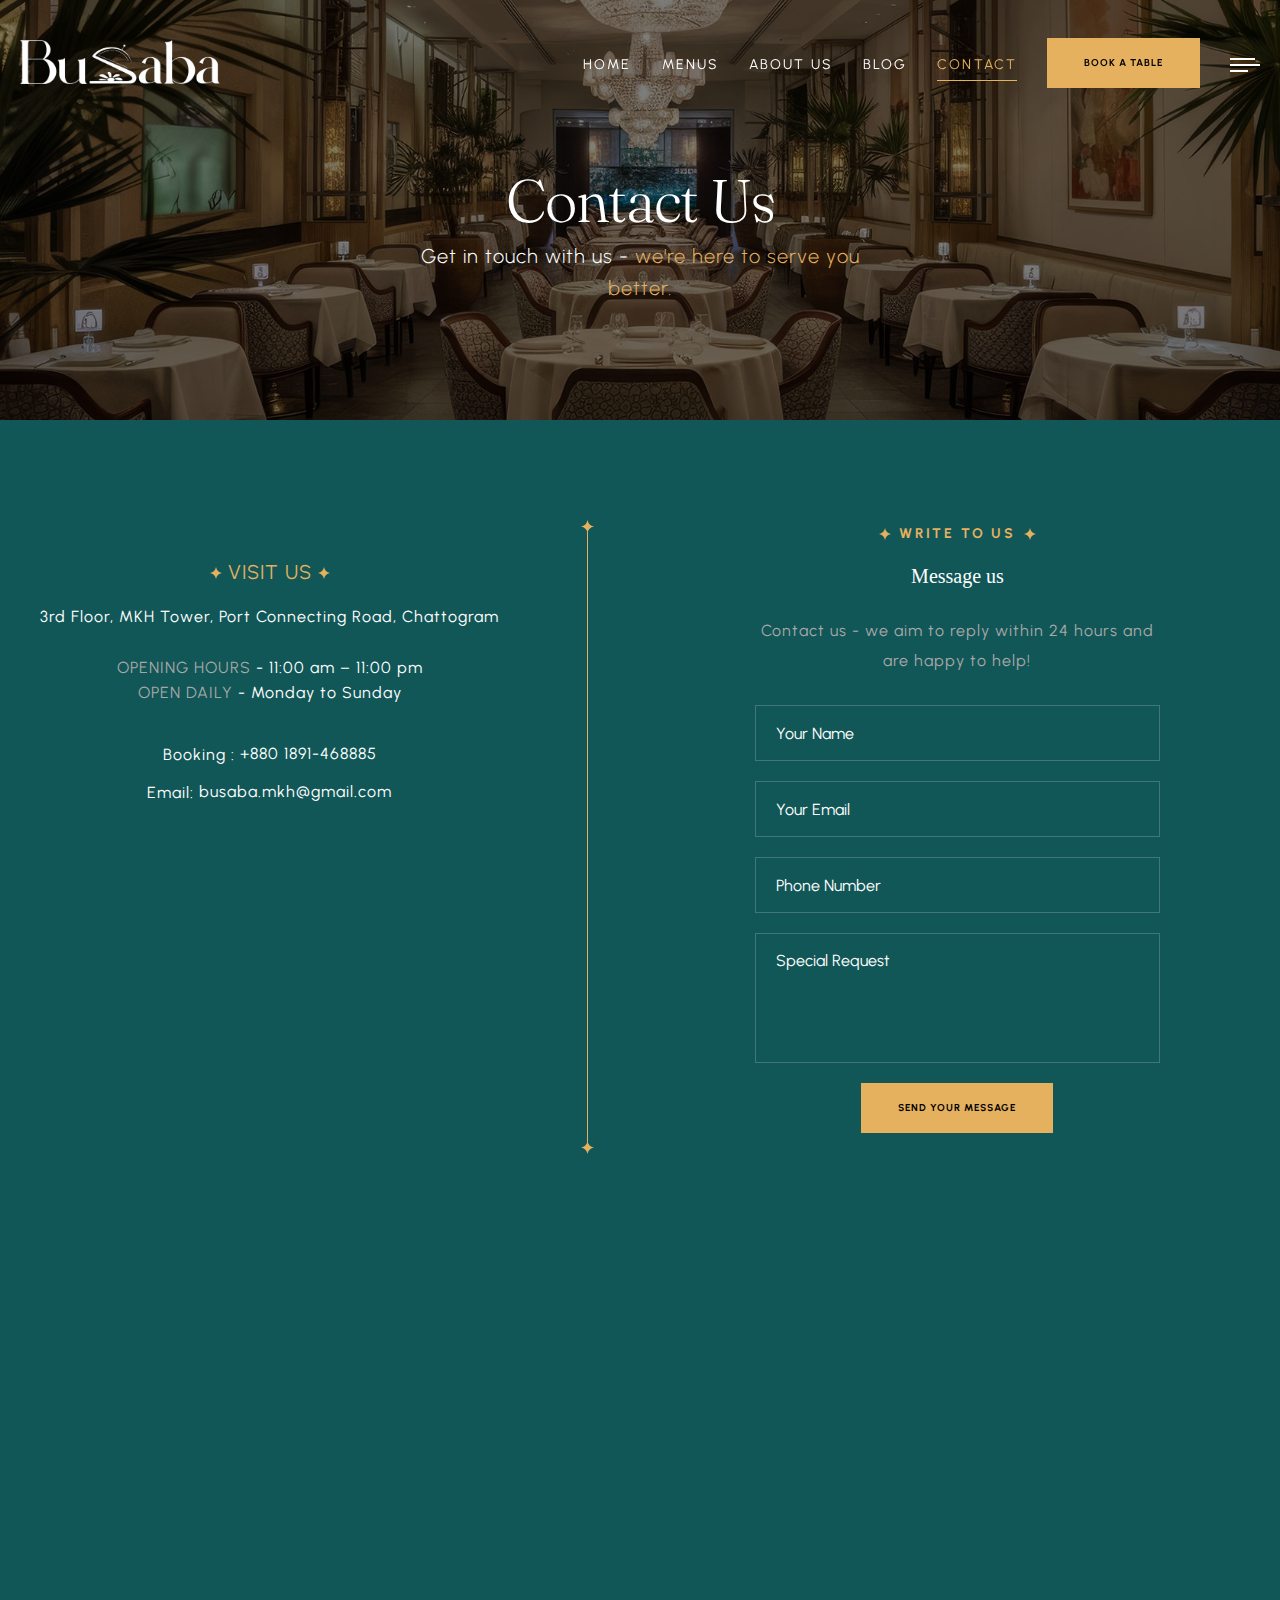
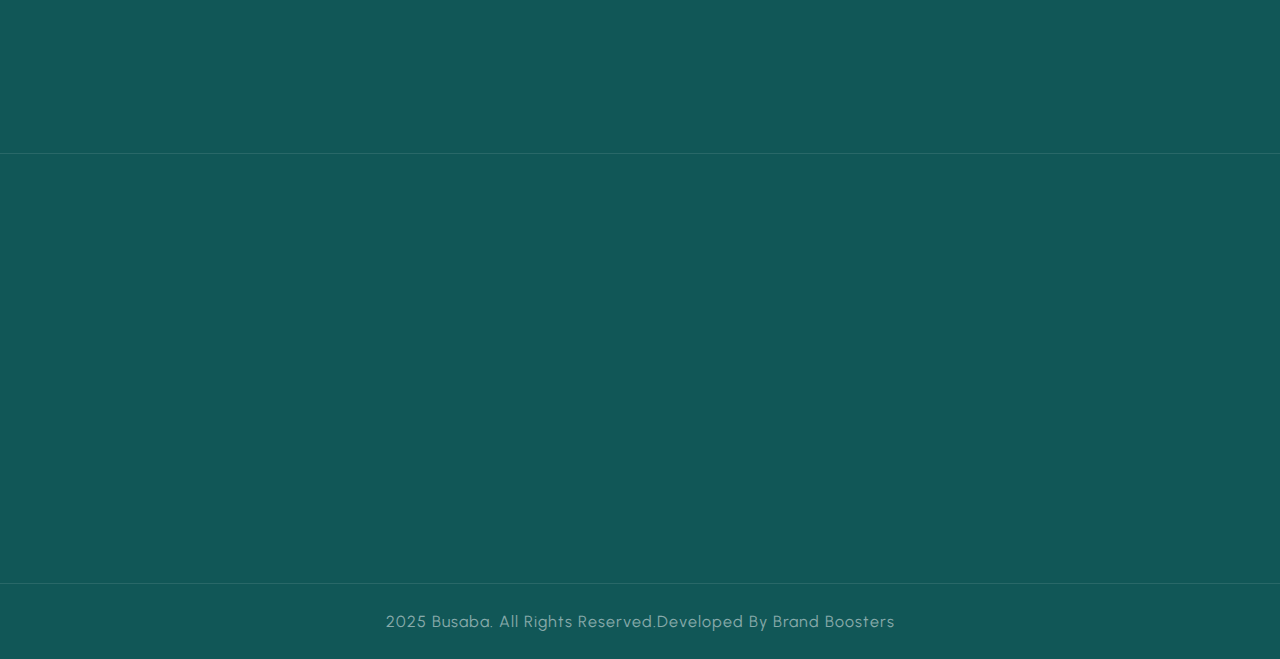
<file: contact-us.html>
<!DOCTYPE html>
<html lang="en">
<head>
<meta charset="utf-8">
<title>Busaba - Contact Us | Get in Touch with Us</title>
<!-- Stylesheets -->
<link href="css/bootstrap.css" rel="stylesheet">
<link href="css/style.css" rel="stylesheet">
<link rel="shortcut icon" href="images/favicon.png" type="image/x-icon">
<link rel="icon" href="images/favicon.png" type="image/x-icon">
<!-- Responsive -->
<meta http-equiv="X-UA-Compatible" content="IE=edge">
<meta name="viewport" content="width=device-width, initial-scale=1.0, maximum-scale=1.0, user-scalable=0">
<link href="css/responsive.css" rel="stylesheet">

</head>

<body>
  <div class="page-wrapper"> 
  
    <!-- Preloader -->
    <!-- Preloader End -->

    <!-- Main Header-->
    <header class="main-header header-down">
        <div class="header-top">
            <div class="auto-container">
                <div class="inner clearfix">
                    <div class="top-left clearfix">
                        <ul class="top-info clearfix">
                            <li><i class="icon far fa-map-marker-alt"></i>3rd Floor, MKH Tower, Port Connecting Road, Chattogram</li>
                            <li><i class="icon far fa-clock"></i> Daily : 11.00 am to 11.00 pm</li>
                        </ul>
                    </div>
                    <div class="top-right clearfix">
                        <ul class="top-info clearfix">
                            <li><a href="tel:+8801891468885"><i class="icon far fa-phone"></i> +880 1891-468885</a>
                            </li>
                            <li><a href="mailto:busaba.mkh@gmail.com"><i class="icon far fa-envelope"></i>
                                    busaba.mkh@gmail.com</a></li>
                        </ul>
                    </div>
                </div>
            </div>
        </div>
        <div class="header-upper">
            <div class="auto-container">
                <div class="main-box clearfix">
                    <div class="logo-box">
                        <div class="logo"><a href="index.html" title="Busaba"><img src="images/logo.png" alt="image"
                                    title="Busaba"></a></div>
                    </div>
                    <div class="nav-box clearfix">
                        <div class="nav-outer clearfix">
                            <nav class="main-menu">
                                <ul class="navigation clearfix">
                                    <li><a href="index.html">Home</a></li>
                                    <li><a href="menu.html">Menus</a></li>
                                    <li><a href="about.html">About Us</a></li>
                                    <li><a href="#">Blog</a></li>
                                    <li class="current"><a href="#">Contact</a></li>
                                </ul>
                            </nav>
                        </div>
                        <div class="links-box clearfix">
                            <div class="link link-btn">
                                <a href="book-table.html" class="theme-btn btn-style-one clearfix">
                                    <span class="btn-wrap">
                                        <span class="text-one">book a table</span>
                                        <span class="text-two">book a table</span>
                                    </span>
                                </a>
                            </div>
                            <div class="link info-toggler">
                                <button class="info-btn">
                                    <span class="hamburger">
                                        <span class="top-bun"></span>
                                        <span class="meat"></span>
                                        <span class="bottom-bun"></span>
                                    </span>
                                </button>
                            </div>
                        </div>
                        <div class="nav-toggler">
                            <button class="hidden-bar-opener">
                                <span class="hamburger">
                                    <span class="top-bun"></span>
                                    <span class="meat"></span>
                                    <span class="bottom-bun"></span>
                                </span>
                            </button>
                        </div>
                    </div>
                </div>
            </div>
        </div>
    </header>
    <!--End Main Header -->

    <div class="menu-backdrop"></div>

    <section class="hidden-bar">
        <div class="inner-box">
            <div class="cross-icon hidden-bar-closer"><span class="far fa-close"></span></div>
            <div class="logo-box"><a href="index.html" title="Busaba"><img src="images/logo.png" alt="image"
                        title="Busaba"></a></div>
            <div class="side-menu">
                <ul class="navigation clearfix">
                    <li><a href="index.html">Home</a></li>
                    <li><a href="menu.html">Menus</a></li>
                    <li><a href="about.html">About Us</a></li>
                    <li><a href="#">Blog</a></li>
                    <li class="current"><a href="#">Contact</a></li>
                </ul>
            </div>
        </div>
    </section>

    <div class="info-back-drop"></div>

    <section class="info-bar">
        <div class="inner-box">
            <div class="cross-icon"><span class="far fa-close"></span></div>
            <!-- <div class="image-box"><img src="images/resource/sidebar-image.jpg" alt="image"></div> -->
            <div class="logo-box"><a href="index.html" title="Busaba"><img src="images/resource/sidebar-logo.png"
                        alt="image" title="Busaba"></a></div>
            <h5>Visit Us</h5>
            <ul class="info">
                <li>3rd Floor, MKH Tower, Port Connecting Road, Chattogram</li>
                <li><span class="ib-ttl">Open Time</span> - 11.00 am – 11:00 pm</li>
                <li><a href="mailto:busaba.mkh@gmail.com">busaba.mkh@gmail.com</a></li>
            </ul>
            <div class="booking-info">
                <div class="bk-no"><a href="tel:+8801891468885">Booking: +880 1891-468885</a></div>
            </div>
        </div>
    </section>

    <!-- Inner Banner Section -->
    <section class="inner-banner">
        <div class="image-layer" style="background-image: url(images/background/banner-image-4.jpg);"></div>
        <div class="auto-container">
            <div class="inner">
                <h1>Contact Us</h1>
                <div class="sub_text"> <p> Get in touch with us - <span class="primary-color"> we're here to serve you better.</span></p> </div>
            </div>
        </div>
    </section>
    <!--End Banner Section -->

    <!--Contact Info Section-->
    <section class="contact-page section-kt">

        <!--Location form Section-->
        <div class="auto-container">
            <div class="c-page-form-box">
                <div class="row clearfix">

                <!--form image Section-->
                <div class="loc-block info-block col-lg-5 col-md-12 col-sm-12">
                    <div class="contact-image">
                        <!-- <img src="images/resource/restaurant.jpg" alt="image"> -->
                    </div>
                    <h5> Visit Us </h5>
                    <div class="text">
                        3rd Floor, MKH Tower, Port Connecting Road, Chattogram <br> <br> 
                        <span class="c-info-ttl"> Opening Hours </span> - 11:00 am – 11:00 pm <br>  
                        <span class="c-info-ttl">Open Daily</span> - Monday to Sunday <br>  <br> 
                        <span class="more-link"> Booking : <a href="tel:+8801891468885">+880 1891-468885</a> </span> <br>  
                        <span class="more-link"> Email: <a href="mailto:busaba.mkh@gmail.com">busaba.mkh@gmail.com</a></span>

                    </div>
                </div>

                <!--Vertical line -->
                <div class="col-12 col-md-1 d-flex justify-content-center middle-line-wrapper">
                  <div class="middle-line-container">
                    <div class="dot top-dot"></div>
                    <div class="v-line"></div>
                    <div class="dot bottom-dot"></div>
                  </div>
                </div>

                <!--form Section-->
                <div class="loc-block col-lg-6 col-md-12 col-sm-12">
                    <div class="form-side">
                        <div class="title-box centered">
                            <div class="subtitle"><span>Write to us</span></div>
                            <h2>Message us</h2>
                            <div class="text desc">Contact us - we aim to reply within 24 hours and are happy to help!</div>
                        </div>
                        <div class="default-form reservation-form">
                            <form method="post" action="index.html">
                                <div class="clearfix">
                                    <div class="form-group">
                                        <div class="field-inner">
                                            <input type="text" name="fieldname" value="" placeholder="Your Name" required="">
                                        </div>
                                    </div>
                                    <div class="form-group">
                                        <div class="field-inner">
                                            <input type="text" name="fieldname" value="" placeholder="Your Email" required="">
                                        </div>
                                    </div>
                                    <div class="form-group ">
                                        <div class="field-inner">
                                            <input type="text" name="fieldname" value="" placeholder="Phone Number" required="">
                                        </div>
                                    </div>
                                
                                    <div class="form-group ">
                                        <div class="field-inner">
                                            <textarea name="fieldname" placeholder="Special Request" required=""></textarea>
                                        </div>
                                    </div>

                                    <div class="form-group">
                                        <button type="submit" class="theme-btn btn-style-one clearfix">
                                            <span class="btn-wrap">
                                                <span class="text-one">send your message</span>
                                                <span class="text-two">send your message</span>
                                            </span>
                                        </button>
                                    </div>
                                </div>
                            </form>
                        </div>
                    </div>
                </div>

                </div>
            </div>
        </div>
    </section>

    <!--Map Section-->
    <section class="contact-map">
                <div class="row clearfix">

            <iframe src="https://www.google.com/maps/embed?pb=!1m18!1m12!1m3!1d3690.5955585586125!2d91.7862998743456!3d22.331130541778954!2m3!1f0!2f0!3f0!3m2!1i1024!2i768!4f13.1!3m3!1m2!1s0x30acd9c637153e39%3A0x307c531ac785360!2sBusaba%20Restaurant!5e0!3m2!1sen!2sbd!4v1767464423299!5m2!1sen!2sbd" width="100%" height="500" style="border:0;" allowfullscreen="" loading="lazy" referrerpolicy="no-referrer-when-downgrade"></iframe>
            </div>
    </section>

    <!-- Footer -->
    <footer class="main-footer">
        <div class="upper-section section-kt">
            <div class="auto-container">
                <div class="row clearfix">
                    <div class="footer-col info-col col-lg-4 col-md-6 col-sm-12">
                        <div class="inner wow fadeInUp" data-wow-delay="0ms" data-wow-duration="1500ms">
                            <div class="content">
                                <div class="logo"><a href="index.html" title="Busaba"><img src="images/logo.png"
                                            style="max-width: 200px;" alt="image" title="Busaba"></a></div>
                                <div class="info">
                                    <h6>Visit Us</h6>
                                    <ul>
                                        <li>3rd Floor, MKH Tower, Port Connecting Road, Chattogram
                                        </li>
                                        <li><a href="mailto:busaba.mkh@gmail.com">busaba.mkh@gmail.com</a></li>
                                        <li><a href="tel:+8801891468885">Booking: +880 1891-468885</a></li>
                                    </ul>
                                </div>
                            </div>
                        </div>
                    </div>

                    <div class="footer-col col-lg-2 col-md-6 col-sm-12 mb-5 mb-lg-0">
                        <div class="inner wow fadeInUp" data-wow-delay="150ms" data-wow-duration="1500ms">
                            <h4>Quick Links</h4>
                            <ul class="links">
                                <li><a href="index.html">Home</a></li>
                                <li><a href="about.html">About Us</a></li>
                                <li><a href="menu.html">Our Menu</a></li>
                                <li><a href="#">Blog</a></li>
                                <li><a href="contact-us.html">Contact</a></li>
                            </ul>
                        </div>
                    </div>

                    <div class="footer-col col-lg-3 col-md-6 col-sm-12">
                        <div class="inner wow fadeInUp" data-wow-delay="300ms" data-wow-duration="1500ms">
                            <h4>Opening Hours</h4>
                            <ul class="timing">
                                <li>Monday - Sunday</li>
                                <li><strong>11:00 AM - 11:00 PM</strong></li>
                                <li style="margin-top: 15px;">Open Daily</li>
                            </ul>
                        </div>
                    </div>

                    <div class="footer-col col-lg-3 col-md-6 col-sm-12">
                        <div class="inner wow fadeInUp" data-wow-delay="450ms" data-wow-duration="1500ms">
                            <h4>Follow Us On</h4>
                            <div class="social-links mt-2" style="display: flex; flex-wrap: wrap; gap: 10px;">
                                <a href="https://www.facebook.com/busababymkh" target="_blank"
                                    style="width: 45px; height: 45px; border: 1px solid rgba(201, 169, 98, 0.3); border-radius: 50%; display: flex; align-items: center; justify-content: center; color: #c9a962;"><i
                                        class="fab fa-facebook-f"></i></a>
                                <a href="https://www.instagram.com/busaba.mkh/" target="_blank"
                                    style="width: 45px; height: 45px; border: 1px solid rgba(201, 169, 98, 0.3); border-radius: 50%; display: flex; align-items: center; justify-content: center; color: #c9a962;"><i
                                        class="fab fa-instagram"></i></a>
                                <a href="https://www.youtube.com/@busaba" target="_blank"
                                    style="width: 45px; height: 45px; border: 1px solid rgba(201, 169, 98, 0.3); border-radius: 50%; display: flex; align-items: center; justify-content: center; color: #c9a962;"><i
                                        class="fab fa-youtube"></i></a>
                                <a href="https://www.tiktok.com/@busaba.mkh" target="_blank"
                                    style="width: 45px; height: 45px; border: 1px solid rgba(201, 169, 98, 0.3); border-radius: 50%; display: flex; align-items: center; justify-content: center; color: #c9a962;"><i
                                        class="fab fa-tiktok"></i></a>
                                <a href="https://wa.me/8801891468885" target="_blank"
                                    style="width: 45px; height: 45px; border: 1px solid rgba(201, 169, 98, 0.3); border-radius: 50%; display: flex; align-items: center; justify-content: center; color: #c9a962;"><i
                                        class="fab fa-whatsapp"></i></a>
                            </div>
                        </div>
                    </div>
                </div>
            </div>
        </div>

        <div class="footer-bottom"
            style="border-top: 1px solid rgba(255,255,255,0.1); padding: 25px 0; text-align: center;">
            <div class="auto-container">
                <p style="color: rgba(255,255,255,0.5); margin: 0;">2025 Busaba. All Rights
                    Reserved.Developed By Brand Boosters</p>
            </div>
        </div>
    </footer>

</div>
<!--End pagewrapper--> 

<!--Scroll to top-->
<div class="scroll-to-top scroll-to-target" data-target="html"><span class="icon fa fa-angle-up"></span></div>
<!--[if lt IE 9]><script src="https://cdnjs.cloudflare.com/ajax/libs/html5shiv/3.7.3/html5shiv.js"></script><![endif]--> 

<script src="js/jquery.js"></script>
<script src="js/popper.min.js"></script>
<script src="js/bootstrap.min.js"></script>
<script src="js/jquery-ui.js"></script>
<script src="js/jquery.fancybox.js"></script>
<script src="js/swiper.js"></script>
<script src="js/owl.js"></script>
<script src="js/appear.js"></script>
<script src="js/wow.js"></script>
<script src="js/custom-script.js"></script>
</body>
</html>
</file>
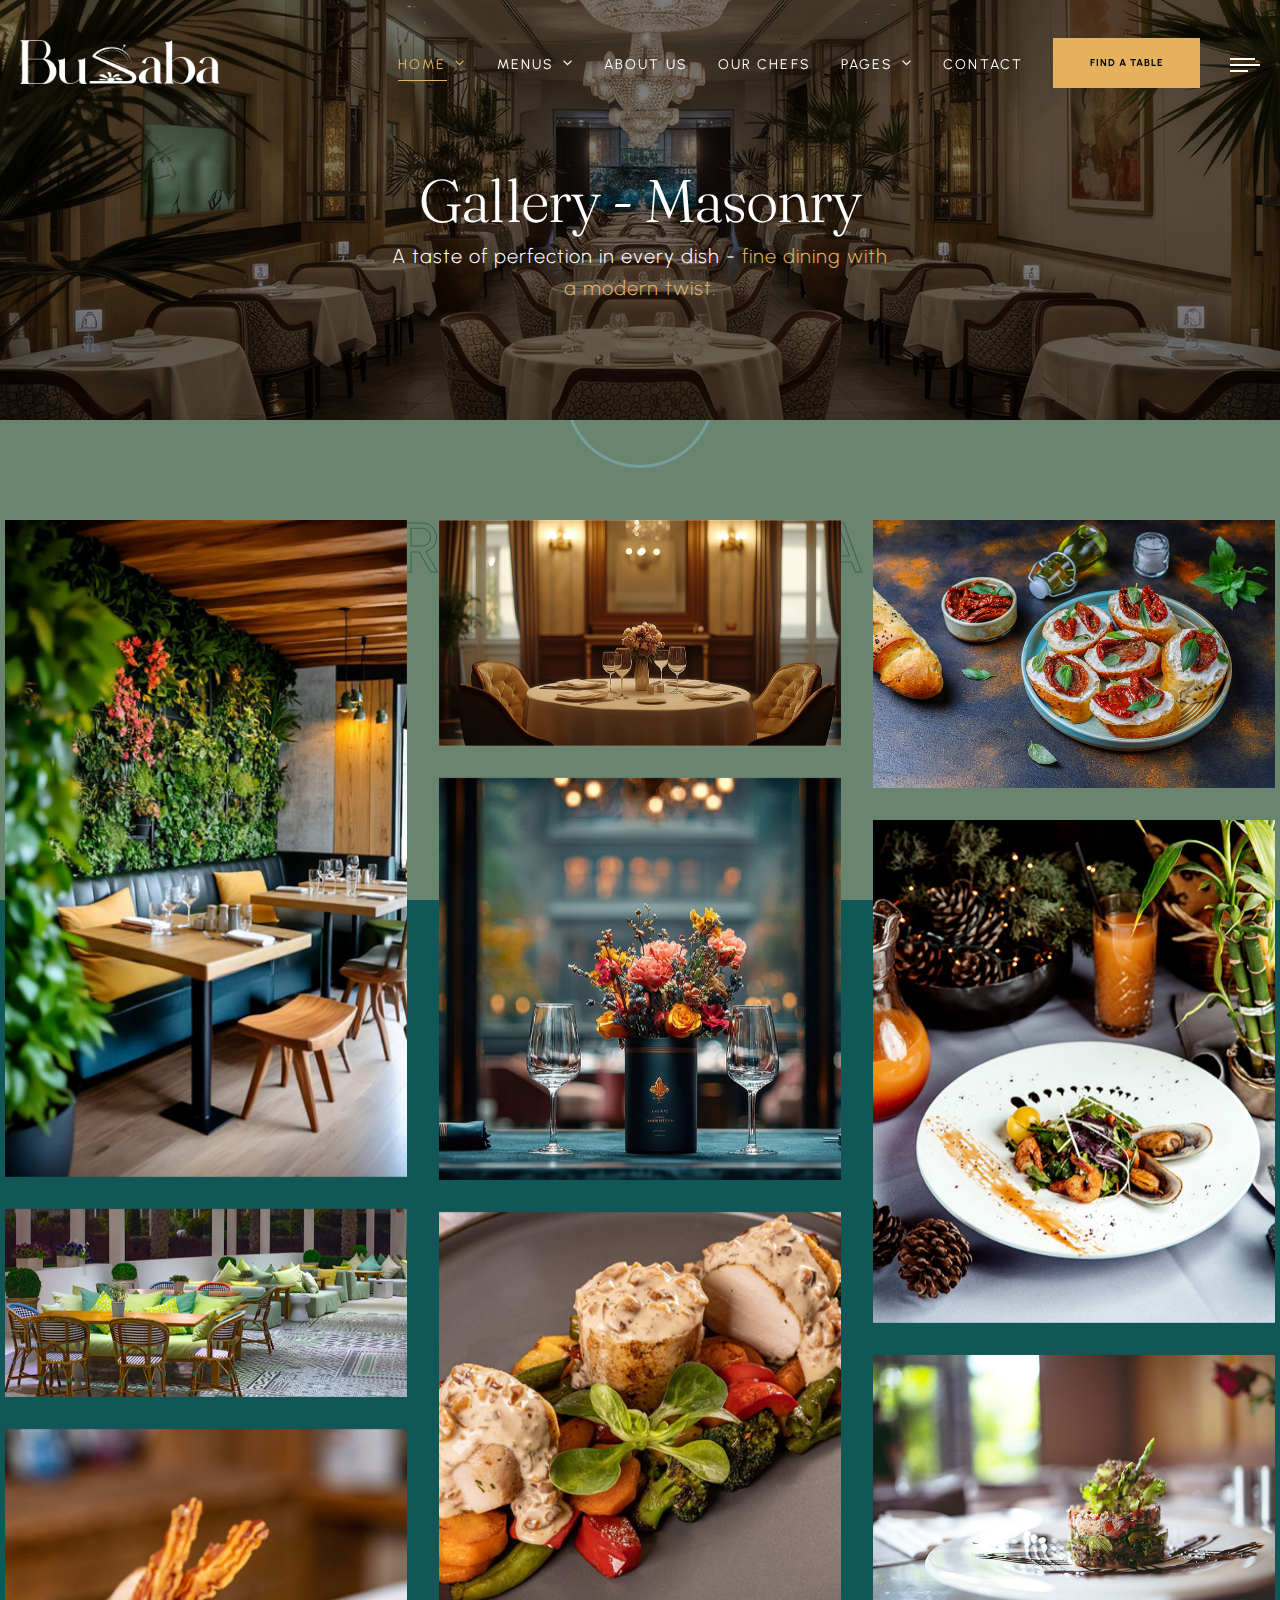
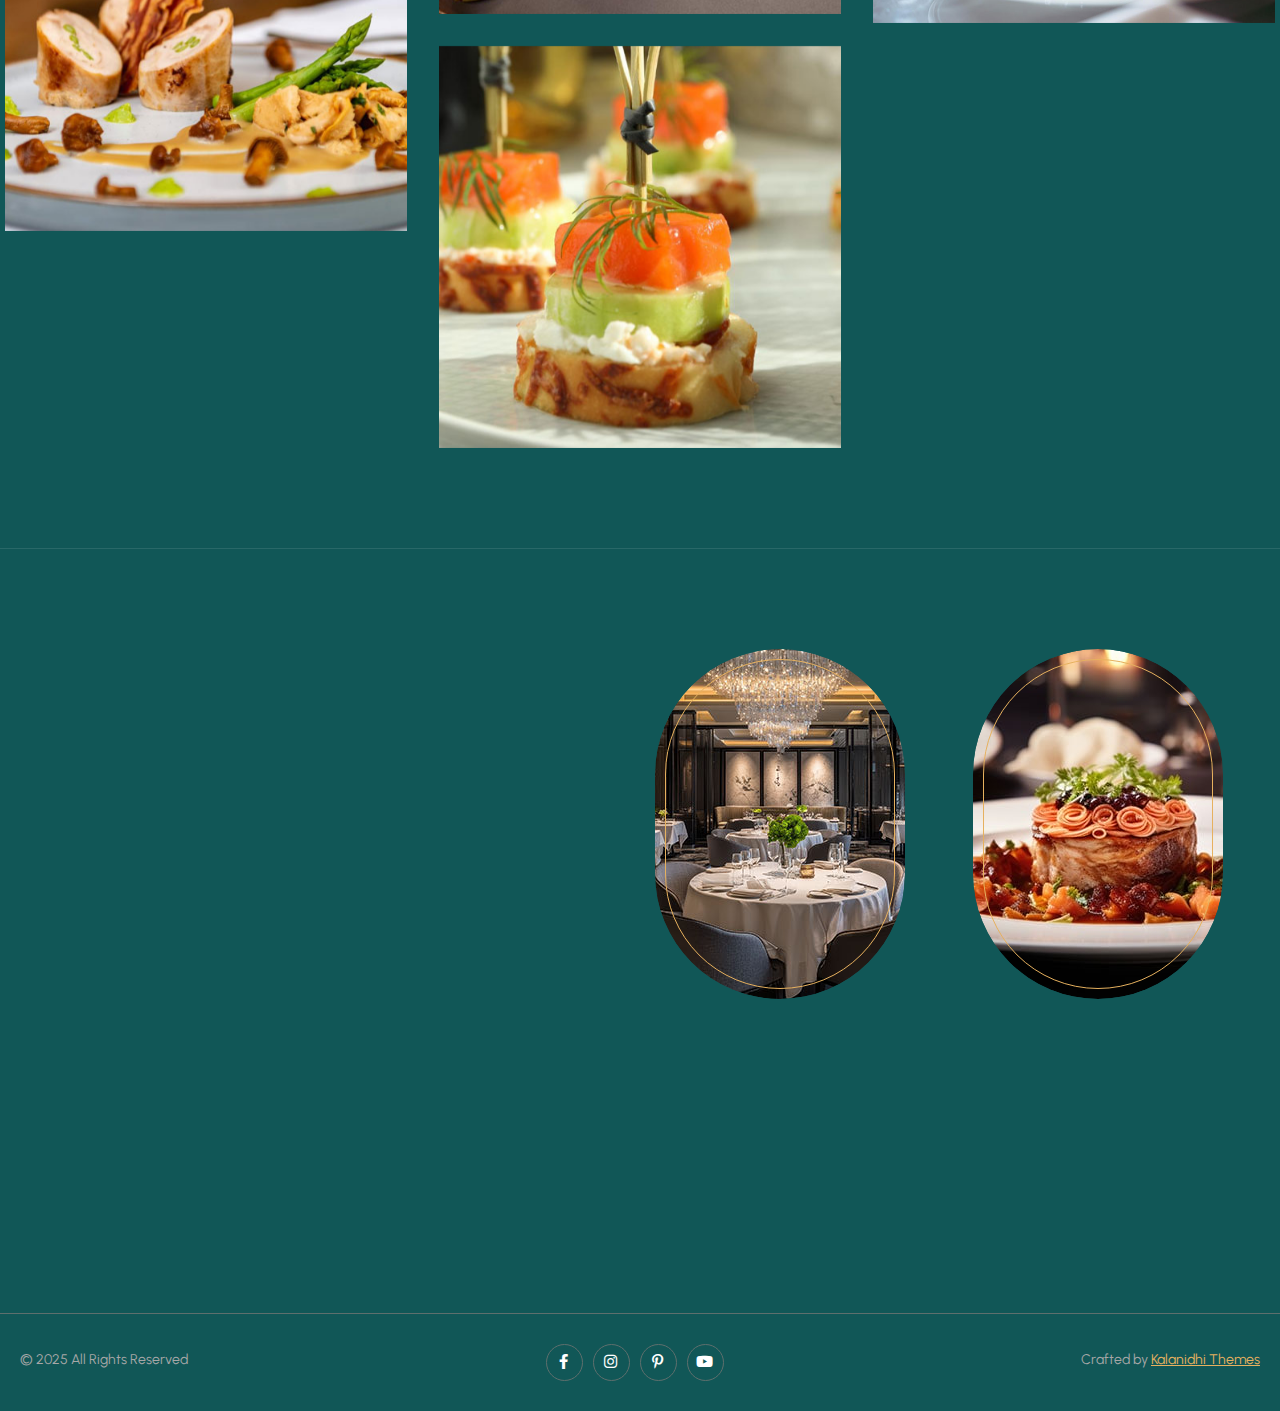
<file: gallery-masonry.html>
<!DOCTYPE html>
<html lang="en">
<head>
<meta charset="utf-8">
<title>Restoria - Restaurants HTML Template - Menus List</title>
<!-- Stylesheets -->
<link href="css/bootstrap.css" rel="stylesheet">
<link href="css/style.css" rel="stylesheet">
<link rel="shortcut icon" href="images/favicon.png" type="image/x-icon">
<link rel="icon" href="images/favicon.png" type="image/x-icon">
<!-- Responsive -->
<meta http-equiv="X-UA-Compatible" content="IE=edge">
<meta name="viewport" content="width=device-width, initial-scale=1.0, maximum-scale=1.0, user-scalable=0">
<link href="css/responsive.css" rel="stylesheet">

</head>

<body>
  <div class="page-wrapper"> 
  
    <!-- Preloader -->
    <div class="loader-wrap">
        <div class="preloader">
            <div class="preloader-close">x</div>
            <div id="handle-preloader" class="handle-preloader">
                <div class="animation-preloader">
                    <div class="spinner"></div>
                    <div class="txt-loading">
                        <span data-text-preloader="R" class="letters-loading">
                            R
                        </span>
                        <span data-text-preloader="E" class="letters-loading">
                            E
                        </span>
                        <span data-text-preloader="S" class="letters-loading">
                            S
                        </span>
                        <span data-text-preloader="T" class="letters-loading">
                            T
                        </span>
                        <span data-text-preloader="O" class="letters-loading">
                            O
                        </span>
                        <span data-text-preloader="R" class="letters-loading">
                            R
                        </span>
                        <span data-text-preloader="I" class="letters-loading">
                            I
                        </span>
                        <span data-text-preloader="A" class="letters-loading">
                            A
                        </span>
                    </div>
                </div>  
            </div>
        </div>
    </div>
    <!-- Preloader End -->

    <!-- Main Header-->
    <header class="main-header">
        <div class="header-top">
            <div class="auto-container">
                <div class="inner clearfix">
                    <div class="top-left clearfix">
                        <ul class="top-info clearfix">
                            <li><i class="icon far fa-map-marker-alt"></i> Restoria, Arrondissement, Paris 9578</li>
                            <li><i class="icon far fa-clock"></i> Daily : 8.00 am to 10.00 pm</li>
                        </ul>
                    </div>
                    <div class="top-right clearfix">
                        <ul class="top-info clearfix">
                            <li><a href="tel:+11234567890"><i class="icon far fa-phone"></i> +1 123 456 7890</a></li>
                            <li><a href="mailto:booking@restaurant.com"><i class="icon far fa-envelope"></i> booking@restaurant.com</a></li>
                        </ul>
                    </div>
                </div>
            </div>
        </div>
        <!-- Header Upper -->
        <div class="header-upper">        
            <div class="auto-container">
                <!-- Main Box -->
                <div class="main-box clearfix">
                    <!--Logo-->
                    <div class="logo-box">
                         <div class="logo"><a href="index.html" title="Restoria - Restaurants HTML Template"><img src="images/logo.png" alt="image" title="Restoria - Restaurants HTML Template"></a></div>
                    </div>

                    <div class="nav-box clearfix">
                        <!--Nav Outer-->
                        <div class="nav-outer clearfix">         
                            <nav class="main-menu">
                                <ul class="navigation clearfix">
                                    <li class="dropdown current"><a href="gallery-masonry.html#">Home</a>
                                        <ul>
                                            <li><a href="index.html">Home 1 - Minimal Hero</a></li>
                                            <li><a href="../Restoria-2-Standard-Hero/index.html">Home 2 - Standard Hero</a></li>
                                            <li><a href="../Restoria-3-Video-Hero/index.html">Home 3 - Video Hero</a></li>
                                            <li><a href="../Restoria-4-Category-Hero/index.html">Home 4 - Category Hero</a></li>
                                            <li><a href="../Restoria-5-Rollingimages-Hero-Center-Header/index.html">Home 5 - Rolling Images</a></li>
                                        </ul>
                                    </li>
                                    <li class="dropdown has-mega-menu"><a href="menu-list-1.html">Menus</a>
                                        <ul>
                                            <li>
                                                <div class="mega-menu">
                                                    <div class="menu-inner">
                                                        <div class="auto-container">
                                                            <div class="row clearfix">
                                                                <div class="menu-block col-lg-3 col-md-6 col-sm-6">
                                                                    <div class="image"><a href="menu-list-1.html"><img src="images/resource/menu-1-thumb.jpg" alt="image"></a></div>
                                                                    <div class="title"><a href="menu-list-1.html">Menu list 1</a></div>
                                                                </div>
                                                                <div class="menu-block col-lg-3 col-md-6 col-sm-6">
                                                                    <div class="image"><a href="menu-list-2.html"><img src="images/resource/menu-2-thumb.jpg" alt="image"></a></div>
                                                                    <div class="title"><a href="menu-list-2.html">Menu list 2</a></div>
                                                                </div>
                                                                <div class="menu-block col-lg-3 col-md-6 col-sm-6">
                                                                    <div class="image"><a href="menu-list-3.html"><img src="images/resource/menu-3-thumb.jpg" alt="image"></a></div>
                                                                    <div class="title"><a href="menu-list-3.html">Menu list 3</a></div>
                                                                </div>
                                                                <div class="menu-block col-lg-3 col-md-6 col-sm-6">
                                                                    <div class="image"><a href="menu-list-4.html"><img src="images/resource/menu-4-thumb.jpg" alt="image"></a></div>
                                                                    <div class="title"><a href="menu-list-4.html">Menu list 4</a></div>
                                                                </div>
                                                            </div>
                                                        </div>
                                                    </div>
                                                </div>
                                            </li>
                                        </ul>
                                    </li>
                                    <li><a href="about.html">About Us</a></li>
                                    <li><a href="our-chef.html">Our chefs</a></li>
                                    <li class="dropdown"><a href="gallery-masonry.html#">Pages</a>
                                        <ul>
                                            <li><a href="gallery-masonry.html">Photo Gallery</a></li>
                                            <li><a href="book-table.html">Reservation 1</a></li>
                                            <li><a href="book-table-option2.html">Reservation 2</a></li>
                                            <li><a href="testimonial.html">Testimonial</a></li>
                                            <li><a href="blog-list.html">Blog List</a></li>
                                            <li><a href="blog-single-post.html">Blog Single Post</a></li>
                                            <li><a href="gallery-masonry.html#">Dropdown Menu 1</a></li>
                                            <li><a href="gallery-masonry.html#">Dropdown Lorem 2</a></li>
                                            <li class="dropdown"><a href="gallery-masonry.html#">Dropdown Menu 3</a>
                                                <ul>
                                                    <li><a href="gallery-masonry.html#">Dropdown Menu level 2</a></li>
                                                    <li><a href="gallery-masonry.html#">Dropdown Menu level 2</a></li>
                                                    <li><a href="gallery-masonry.html#">Dropdown Menu Level 2</a></li>
                                                </ul>
                                            </li>
                                            
                                        </ul>
                                    </li>
                                    <li><a href="contact-us.html">Contact</a></li>
                                </ul>
                            </nav>
                            <!-- Main Menu End-->
                        </div>
                        <!--Nav Outer End-->

                        <div class="links-box clearfix">
                            <div class="link link-btn">
                                <a href="book-table.html" class="theme-btn btn-style-one clearfix">
                                    <span class="btn-wrap">
                                        <span class="text-one">find a table</span>
                                        <span class="text-two">find a table</span>
                                    </span>
                                </a>
                            </div>
                            <div class="link info-toggler">
                                <button class="info-btn">
                                    <span class="hamburger">
                                        <span class="top-bun"></span>
                                        <span class="meat"></span>
                                        <span class="bottom-bun"></span>
                                    </span>
                                </button>
                            </div>
                        </div>

                        <!-- Hidden Nav Toggler -->
                        <div class="nav-toggler">
                            <button class="hidden-bar-opener">
                                <span class="hamburger">
                                    <span class="top-bun"></span>
                                    <span class="meat"></span>
                                    <span class="bottom-bun"></span>
                                </span>
                            </button>
                        </div>

                    </div>

                </div>
            </div>
        </div>
    </header>
    <!--End Main Header -->

    <!--Menu Backdrop-->
    <div class="menu-backdrop"></div>

    <!-- Hidden Navigation Bar -->
    <section class="hidden-bar">
        <!-- Hidden Bar Wrapper -->
        <div class="inner-box">
            <div class="cross-icon hidden-bar-closer"><span class="far fa-close"></span></div>
            <div class="logo-box"><a href="index.html" title="Restoria - Restaurants HTML Template"><img src="images/resource/sidebar-logo.png" alt="image" title="Restoria - Restaurants HTML Template"></a></div>
            
            <!-- .Side-menu -->
            <div class="side-menu">
                 <ul class="navigation clearfix">
                    <li class="dropdown"><a href="gallery-masonry.html#">Home</a>
                        <ul>
                            <li><a href="index.html">Home 1 - Minimal Hero</a></li>
                            <li><a href="../Restoria-2-Standard-Hero/index.html">Home 2 - Standard Hero</a></li>
                            <li><a href="../Restoria-3-Video-Hero/index.html">Home 3 - Video Hero</a></li>
                            <li><a href="../Restoria-4-Category-Hero/index.html">Home 4 - Category Hero</a></li>
                            <li><a href="../Restoria-5-Rollingimages-Hero-Center-Header/index.html">Home 5 - Rolling Images</a></li>
                        </ul>
                    </li>
                    <li class="current dropdown"><a href="menu-list-1.html">Menus</a>
                        <ul>
                            <li><a href="menu-list-1.html">Menu List 1</a></li>
                            <li><a href="menu-list-2.html">Menu List 2</a></li>
                            <li><a href="menu-list-3.html">Menu List 3</a></li>
                            <li><a href="menu-list-4.html">Menu List 4</a></li>
                        </ul>
                    </li>
                    <li><a href="about.html">About Us</a></li>
                    <li><a href="our-chef.html">Our chefs</a></li>
                    <li class="dropdown"><a href="gallery-masonry.html#">Pages</a>
                        <ul>
                            <li><a href="gallery-masonry.html">Photo Gallery</a></li>
                            <li><a href="book-table.html">Reservation 1</a></li>
                            <li><a href="book-table-option2.html">Reservation 2</a></li>
                            <li><a href="testimonial.html">Testimonial</a></li>
                            <li><a href="blog-list.html">Blog List</a></li>
                            <li><a href="blog-single-post.html">Blog Single Post</a></li>
                            <li><a href="gallery-masonry.html#">Dropdown Menu 1</a></li>
                            <li><a href="gallery-masonry.html#">Dropdown Lorem 2</a></li>
                            <li class="dropdown"><a href="gallery-masonry.html#">Dropdown Menu 3</a>
                                <ul>
                                    <li><a href="gallery-masonry.html#">Dropdown Menu level 2</a></li>
                                    <li><a href="gallery-masonry.html#">Dropdown Menu level 2</a></li>
                                    <li><a href="gallery-masonry.html#">Dropdown Menu Level 2</a></li>
                                </ul>
                            </li>
                        </ul>
                    </li>
                    <li><a href="contact-us.html">Contact</a></li>
                </ul>
            </div><!-- /.Side-menu -->
            
            
        
        </div><!-- / Hidden Bar Wrapper -->
    </section>
    <!-- / Hidden Bar -->

    <!--Info Back Drop-->
    <div class="info-back-drop"></div>
    
    <!-- Hidden Bar -->
    <section class="info-bar">
        <div class="inner-box">
            <div class="cross-icon"><span class="far fa-close"></span></div>
            <div class="image-box"><img src="images/resource/sidebar-image.jpg" alt="image" title=""></div>
            <div class="logo-box"><a href="index.html" title="Restoria - Restaurants HTML Template"><img src="images/resource/sidebar-logo.png" alt="image" title="Restoria - Restaurants HTML Template"></a></div>

            <h5>Visit Us</h5>
            <ul class="info">
                <li>Restoria, Arrondissement,<br>Paris 9578</li>
                <li> <span class="ib-ttl"> Lunch Time </span>- 10.00 am – 3:30 pm </li>
                <li><span class="ib-ttl"> Dinner Time</span> - 08.00 pm – 10:30 pm</li>
                <li><a href="mailto:booking@domainame.com">booking@domainame.com</a></li>
            </ul>
            <div class="booking-info">
                <div class="bk-no"><a href="tel:+88-123-123456">Booking: +88-123-123456</a></div>
            </div>
        </div>
    </section>
    <!--End Hidden Bar -->

    <!-- Inner Banner Section -->
    <section class="inner-banner">
        <div class="image-layer" style="background-image: url(images/background/banner-image-4.jpg);"></div>
        <div class="auto-container">
            <div class="inner">
                <h1>Gallery - Masonry </h1>
                <div class="sub_text"> <p> A taste of perfection in every dish - <span class="primary-color"> fine dining with a modern twist.</span></p> </div>
            </div>
        </div>
    </section>
    <!--End Banner Section -->

    <!--Contact Info Section-->
    <section class="gallery-page section-kt">
        <div class="auto-container">
            <div class="row clearfix">
                <div class="masonry">

                  <div class="masonry-item">
                    <a href="images/gallery/pic1.jpg" class="fancybox" data-fancybox="gallery">
                      <img src="images/gallery/pic1-thumb.jpg" alt="Gallery Image">
                    </a>
                  </div>

                  <div class="masonry-item">
                    <a href="images/gallery/pic4.jpg" class="fancybox" data-fancybox="gallery">
                      <img src="images/gallery/pic4-thumb.jpg" alt="Gallery Image">
                    </a>
                  </div>

                  <div class="masonry-item">
                    <a href="images/gallery/pic3.jpg" class="fancybox" data-fancybox="gallery">
                      <img src="images/gallery/pic3-thumb.jpg" alt="Gallery Image">
                    </a>
                  </div>

                  <div class="masonry-item">
                    <a href="images/gallery/pic7.jpg" class="fancybox" data-fancybox="gallery">
                      <img src="images/gallery/pic7-thumb.jpg" alt="Gallery Image">
                    </a>
                  </div>

                  <div class="masonry-item">
                    <a href="images/gallery/pic5.jpg" class="fancybox" data-fancybox="gallery">
                      <img src="images/gallery/pic5-thumb.jpg" alt="Gallery Image">
                    </a>
                  </div>

                  <div class="masonry-item">
                    <a href="images/gallery/pic6.jpg" class="fancybox" data-fancybox="gallery">
                      <img src="images/gallery/pic6-thumb.jpg" alt="Gallery Image">
                    </a>
                  </div>

                  <div class="masonry-item">
                    <a href="images/gallery/pic2.jpg" class="fancybox" data-fancybox="gallery">
                      <img src="images/gallery/pic2-thumb.jpg" alt="Gallery Image">
                    </a>
                  </div>

                  <div class="masonry-item">
                    <a href="images/gallery/pic8.jpg" class="fancybox" data-fancybox="gallery">
                      <img src="images/gallery/pic8-thumb.jpg" alt="Gallery Image">
                    </a>
                  </div>

                  <div class="masonry-item">
                    <a href="images/gallery/pic9.jpg" class="fancybox" data-fancybox="gallery">
                      <img src="images/gallery/pic9-thumb.jpg" alt="Gallery Image">
                    </a>
                  </div>

                  <div class="masonry-item">
                    <a href="images/gallery/pic10.jpg" class="fancybox" data-fancybox="gallery">
                      <img src="images/gallery/pic10-thumb.jpg" alt="Gallery Image">
                    </a>
                  </div>

                  <!-- Add more items as needed -->
                </div>
            </div>
        </div>
    </section>

    <!--Main Footer-->
    <footer class="main-footer">
        <div class="upper-section section-kt">
            <div class="auto-container">
                <div class="row clearfix">
                    <!--Footer Col-->
                    <div class="footer-col info-col col-lg-6 col-md-12 col-sm-12">
                        <div class="inner wow fadeInUp" data-wow-delay="0ms" data-wow-duration="1500ms">
                            <div class="content">
                                <div class="logo"><a href="index.html" title="Restoria - Restaurants HTML Template"><img src="images/logo.png" alt="image" title="Restoria - Restaurants HTML Template"></a></div>
                                <div class="info">
                                    <h6>visit us </h6>
                                    <ul>
                                        <li>Restoria, Arrondissement, Paris 9578</li>
                                        <li>Daily - 8.00 am to 10.00 pm</li>
                                        <li><a href="mailto:booking@domainname.com">booking@gmail.com</a></li>
                                        <li><a href="tel:+88-123-123456">Booking Request : +88-123-123456</a></li>
                                        
                                    </ul>
                                </div>
                                <div class="separator"><span> </span> </div>
                                <div class="newsletter">
                                    <h4>Our Newsletter</h4>
                                    <div class="text">Subscribe us & Get 25% Off. Get latest updates.</div>
                                    <div class="newsletter-form">
                                        <form method="post" action="index.html">
                                            <div class="form-group">
                                                <span class="alt-icon far fa-envelope"></span>
                                                <input type="email" name="email" value="" placeholder="Your email" required>
                                                <button type="submit" class="theme-btn btn-style-one clearfix">
                                                    <span class="btn-wrap">
                                                        <span class="text-one">subscribe</span>
                                                        <span class="text-two">subscribe</span>
                                                    </span>
                                                </button>
                                            </div>
                                        </form>
                                    </div>
                                </div>
                            </div>
                        </div>
                    </div>
                    <!--Footer Col-->
                    <div class="footer-col footer-image-col col-lg-3 col-md-6 col-sm-12">
                        <div class="footer-image">
                            <img src="images/resource/footer-img-1.jpg" alt="image">
                        </div>
                    </div>
                    <!--Footer Col-->
                    <div class="footer-col footer-image-col last col-lg-3 col-md-6 col-sm-12">
                        <div class="footer-image">
                            <img src="images/resource/footer-img-2.jpg" alt="image">
                        </div>
                    </div>
                </div>
            </div>
        </div>

        <!-- last footer -->
        <div class="bottom_footer">
        <!-- container start -->
          <div class="auto-container">
            <!-- row start -->
            <div class="row clearfix">
              <div class="col-lg-4 col-md-4 col-sm-12">
                  <p>© 2025 All Rights Reserved</p>
              </div>

              <div class="col-lg-4 col-md-4 col-sm-12">
                <ul class="social_media">
                  <li><a href="https://themeforest.net/user/kalanidhithemes/portfolio" aria-label="facebook page" ><i class="fa-brands fa-facebook-f"></i></a></li>
                  <li><a href="https://www.behance.net/kalanidhithemes" aria-label="twitter page"><i class="fa-brands fa-instagram"></i></a></li>
                  <li><a href="https://themeforest.net/user/kalanidhithemes/portfolio" aria-label="instagram page"><i class="fa-brands fa-pinterest-p"></i></a></li>
                  <li><a href="https://themeforest.net/user/kalanidhithemes/portfolio" aria-label="pinterest page"><i class="fa-brands fa-youtube"></i></a></li>
                </ul>
              </div>

              <div class="col-lg-4 col-md-4 col-sm-12">
                  <p class="developer_text">Crafted by <a href="https://themeforest.net/user/kalanidhithemes/portfolio" target="blank">Kalanidhi Themes</a></p>
              </div>
            </div>
          <!-- row end -->
          </div>
          <!-- container end -->
        </div>
    </footer>

</div>
<!--End pagewrapper--> 

<!--Scroll to top-->
<div class="scroll-to-top scroll-to-target" data-target="html"><span class="icon fa fa-angle-up"></span></div>
<!--[if lt IE 9]><script src="https://cdnjs.cloudflare.com/ajax/libs/html5shiv/3.7.3/html5shiv.js"></script><![endif]--> 

<script src="js/jquery.js"></script>
<script src="js/popper.min.js"></script>
<script src="js/bootstrap.min.js"></script>
<script src="js/jquery-ui.js"></script>
<script src="js/jquery.fancybox.js"></script>
<script src="js/swiper.js"></script>
<script src="js/owl.js"></script>
<script src="js/appear.js"></script>
<script src="js/wow.js"></script>
<script src="js/custom-script.js"></script>

</body>
</html>
</file>
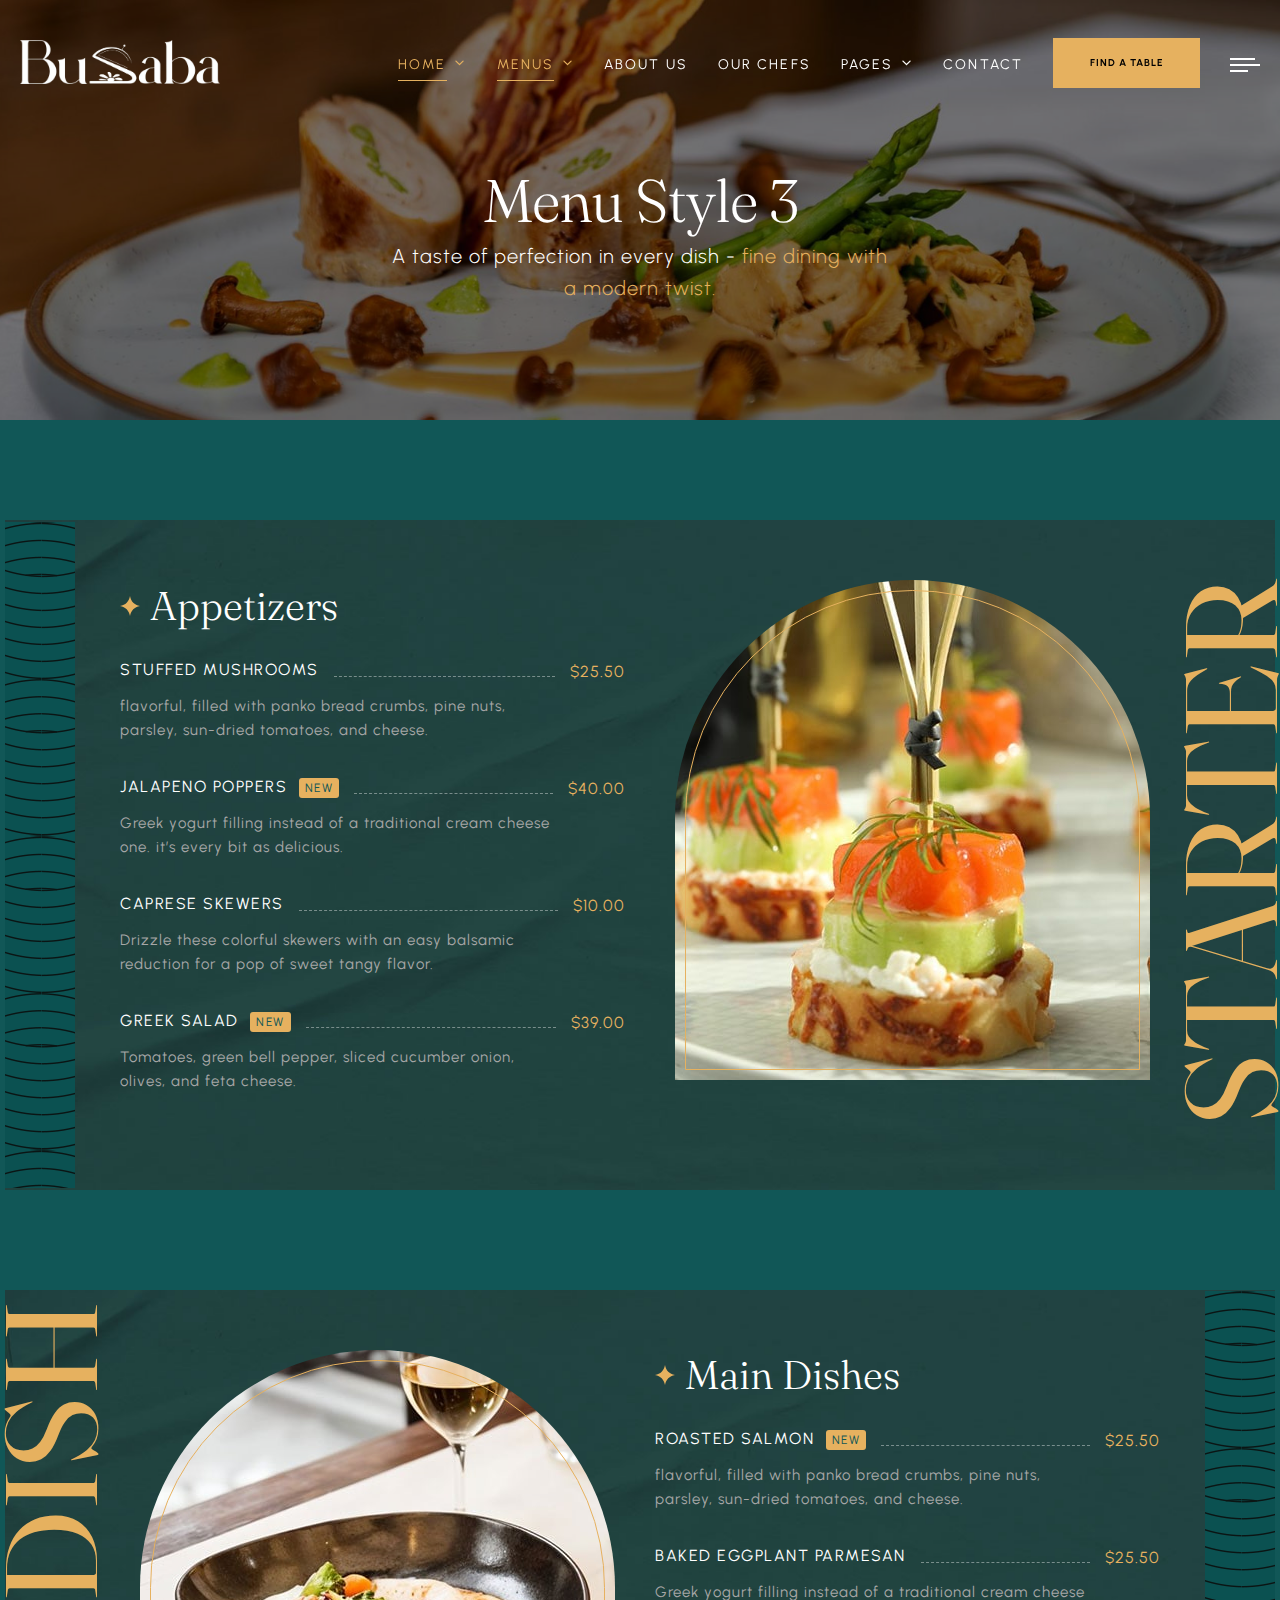
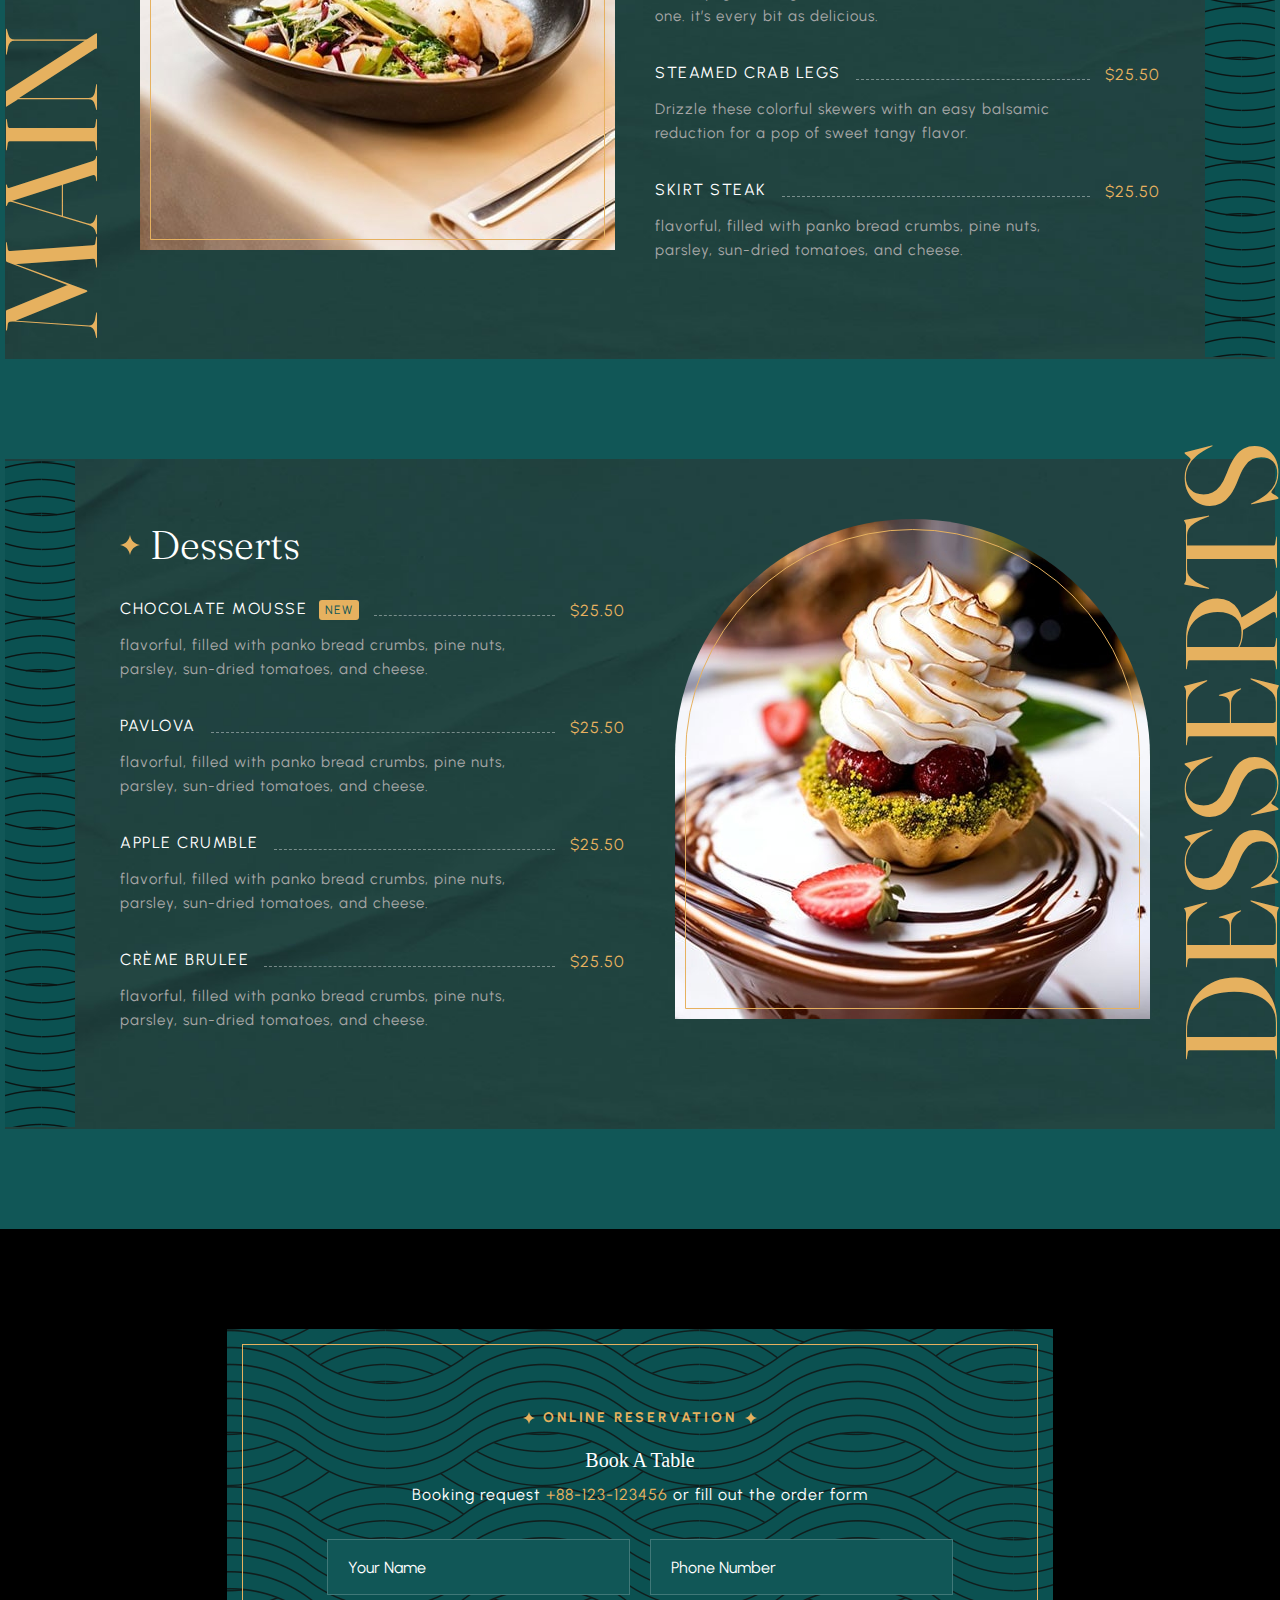
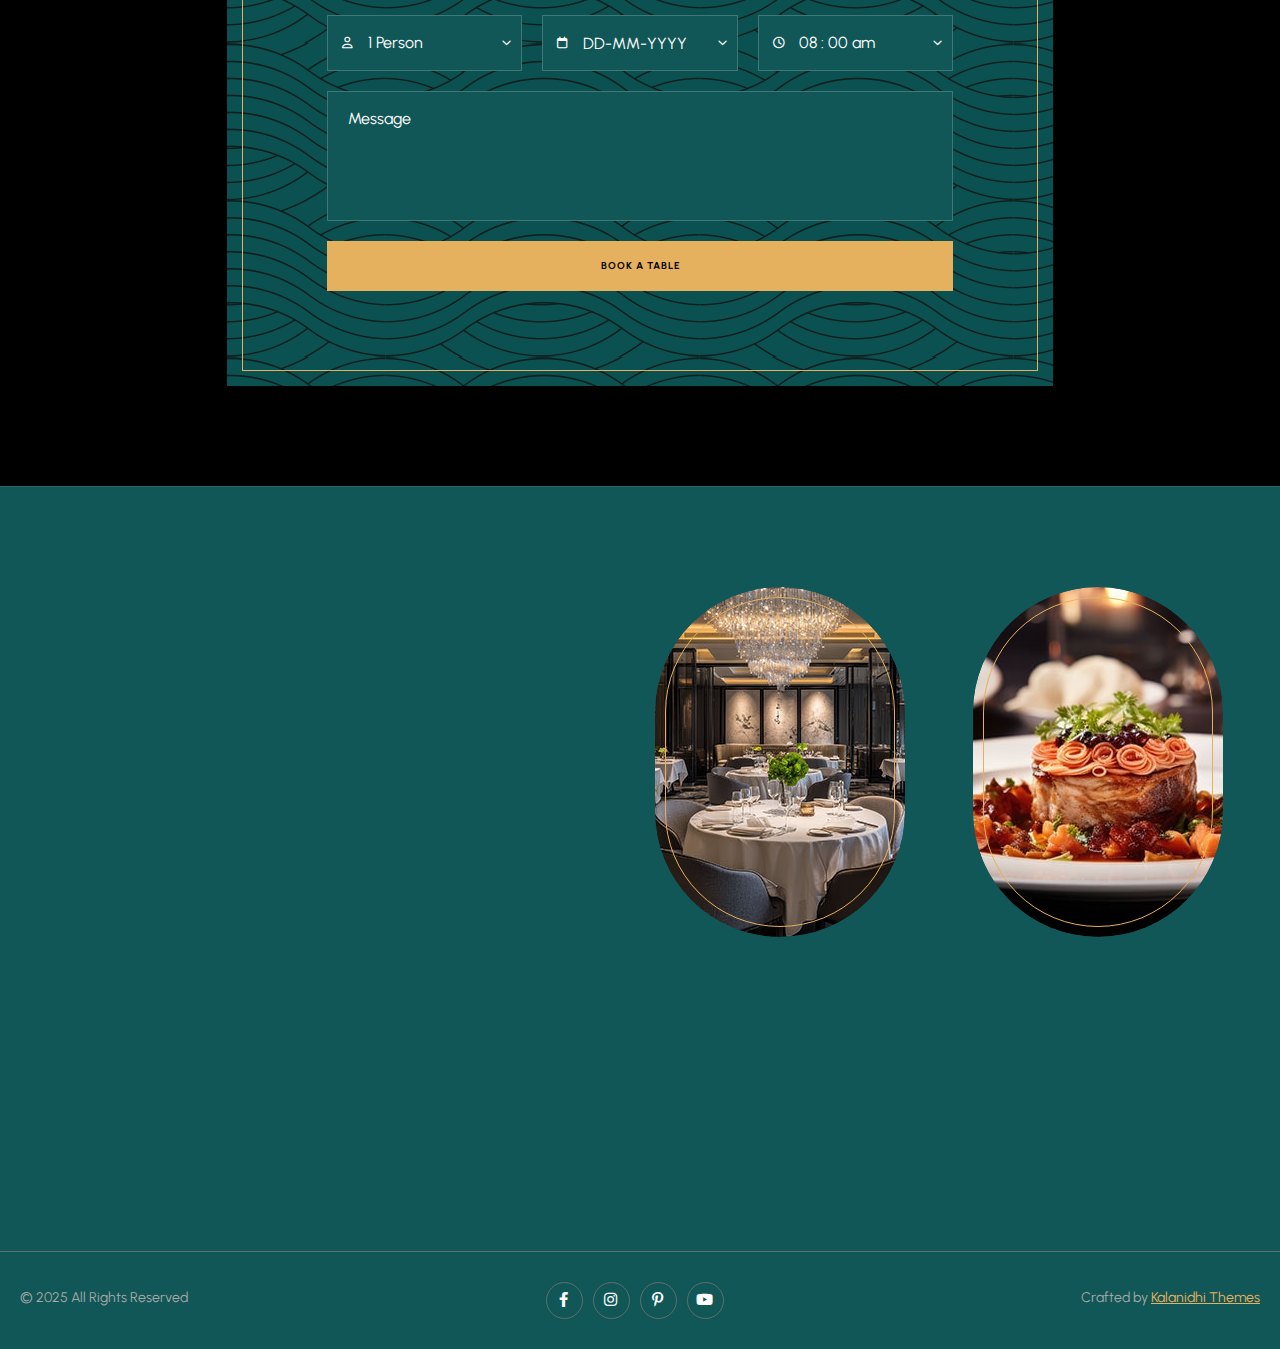
<file: menu-3.html>
<!DOCTYPE html>
<html lang="en">
<head>
<meta charset="utf-8">
<title>Restoria - Restaurants HTML Template - Menus List</title>
<!-- Stylesheets -->
<link href="css/bootstrap.css" rel="stylesheet">
<link href="css/style.css" rel="stylesheet">
<link rel="shortcut icon" href="images/favicon.png" type="image/x-icon">
<link rel="icon" href="images/favicon.png" type="image/x-icon">
<!-- Responsive -->
<meta http-equiv="X-UA-Compatible" content="IE=edge">
<meta name="viewport" content="width=device-width, initial-scale=1.0, maximum-scale=1.0, user-scalable=0">
<link href="css/responsive.css" rel="stylesheet">

</head>

<body>
  <div class="page-wrapper"> 
  
    <!-- Preloader -->
    <div class="loader-wrap">
        <div class="preloader">
            <div class="preloader-close">x</div>
            <div id="handle-preloader" class="handle-preloader">
                <div class="animation-preloader">
                    <div class="spinner"></div>
                    <div class="txt-loading">
                        <span data-text-preloader="R" class="letters-loading">
                            R
                        </span>
                        <span data-text-preloader="E" class="letters-loading">
                            E
                        </span>
                        <span data-text-preloader="S" class="letters-loading">
                            S
                        </span>
                        <span data-text-preloader="T" class="letters-loading">
                            T
                        </span>
                        <span data-text-preloader="O" class="letters-loading">
                            O
                        </span>
                        <span data-text-preloader="R" class="letters-loading">
                            R
                        </span>
                        <span data-text-preloader="I" class="letters-loading">
                            I
                        </span>
                        <span data-text-preloader="A" class="letters-loading">
                            A
                        </span>
                    </div>
                </div>  
            </div>
        </div>
    </div>
    <!-- Preloader End -->

    <!-- Main Header-->
    <header class="main-header">
        <div class="header-top">
            <div class="auto-container">
                <div class="inner clearfix">
                    <div class="top-left clearfix">
                        <ul class="top-info clearfix">
                            <li><i class="icon far fa-map-marker-alt"></i> Restoria, Arrondissement, Paris 9578</li>
                            <li><i class="icon far fa-clock"></i> Daily : 8.00 am to 10.00 pm</li>
                        </ul>
                    </div>
                    <div class="top-right clearfix">
                        <ul class="top-info clearfix">
                            <li><a href="tel:+11234567890"><i class="icon far fa-phone"></i> +1 123 456 7890</a></li>
                            <li><a href="mailto:booking@restaurant.com"><i class="icon far fa-envelope"></i> booking@restaurant.com</a></li>
                        </ul>
                    </div>
                </div>
            </div>
        </div>
        <!-- Header Upper -->
        <div class="header-upper">        
            <div class="auto-container">
                <!-- Main Box -->
                <div class="main-box clearfix">
                    <!--Logo-->
                    <div class="logo-box">
                         <div class="logo"><a href="index.html" title="Restoria - Restaurants HTML Template"><img src="images/logo.png" alt="image" title="Restoria - Restaurants HTML Template"></a></div>
                    </div>

                    <div class="nav-box clearfix">
                        <!--Nav Outer-->
                        <div class="nav-outer clearfix">         
                            <nav class="main-menu">
                                <ul class="navigation clearfix">
                                    <li class="dropdown current"><a href="menu-list-3.html#">Home</a>
                                        <ul>
                                            <li><a href="index.html">Home 1 - Minimal Hero</a></li>
                                            <li><a href="../Restoria-2-Standard-Hero/index.html">Home 2 - Standard Hero</a></li>
                                            <li><a href="../Restoria-3-Video-Hero/index.html">Home 3 - Video Hero</a></li>
                                            <li><a href="../Restoria-4-Category-Hero/index.html">Home 4 - Category Hero</a></li>
                                            <li><a href="../Restoria-5-Rollingimages-Hero-Center-Header/index.html">Home 5 - Rolling Images</a></li>
                                        </ul>
                                    </li>
                                    <li class="current dropdown has-mega-menu"><a href="menu-list-1.html">Menus</a>
                                        <ul>
                                            <li>
                                                <div class="mega-menu">
                                                    <div class="menu-inner">
                                                        <div class="auto-container">
                                                            <div class="row clearfix">
                                                                <div class="menu-block col-lg-3 col-md-6 col-sm-6">
                                                                    <div class="image"><a href="menu-list-1.html"><img src="images/resource/menu-1-thumb.jpg" alt="image"></a></div>
                                                                    <div class="title"><a href="menu-list-1.html">Menu list 1</a></div>
                                                                </div>
                                                                <div class="menu-block col-lg-3 col-md-6 col-sm-6">
                                                                    <div class="image"><a href="menu-list-2.html"><img src="images/resource/menu-2-thumb.jpg" alt="image"></a></div>
                                                                    <div class="title"><a href="menu-list-2.html">Menu list 2</a></div>
                                                                </div>
                                                                <div class="menu-block col-lg-3 col-md-6 col-sm-6">
                                                                    <div class="image"><a href="menu-list-3.html"><img src="images/resource/menu-3-thumb.jpg" alt="image"></a></div>
                                                                    <div class="title"><a href="menu-list-3.html">Menu list 3</a></div>
                                                                </div>
                                                                <div class="menu-block col-lg-3 col-md-6 col-sm-6">
                                                                    <div class="image"><a href="menu-list-4.html"><img src="images/resource/menu-4-thumb.jpg" alt="image"></a></div>
                                                                    <div class="title"><a href="menu-list-4.html">Menu list 4</a></div>
                                                                </div>
                                                            </div>
                                                        </div>
                                                    </div>
                                                </div>
                                            </li>
                                        </ul>
                                    </li>
                                    <li><a href="about.html">About Us</a></li>
                                    <li><a href="our-chef.html">Our chefs</a></li>
                                    <li class="dropdown"><a href="menu-list-3.html#">Pages</a>
                                        <ul>
                                            <li><a href="gallery-masonry.html">Photo Gallery</a></li>
                                            <li><a href="book-table.html">Reservation 1</a></li>
                                            <li><a href="book-table-option2.html">Reservation 2</a></li>
                                            <li><a href="testimonial.html">Testimonial</a></li>
                                            <li><a href="blog-list.html">Blog List</a></li>
                                            <li><a href="blog-single-post.html">Blog Single Post</a></li>
                                            <li><a href="menu-list-3.html#">Dropdown Menu 1</a></li>
                                            <li><a href="menu-list-3.html#">Dropdown Lorem 2</a></li>
                                            <li class="dropdown"><a href="menu-list-3.html#">Dropdown Menu 3</a>
                                                <ul>
                                                    <li><a href="menu-list-3.html#">Dropdown Menu level 2</a></li>
                                                    <li><a href="menu-list-3.html#">Dropdown Menu level 2</a></li>
                                                    <li><a href="menu-list-3.html#">Dropdown Menu Level 2</a></li>
                                                </ul>
                                            </li>
                                            
                                        </ul>
                                    </li>
                                    <li><a href="contact-us.html">Contact</a></li>
                                </ul>
                            </nav>
                            <!-- Main Menu End-->
                        </div>
                        <!--Nav Outer End-->

                        <div class="links-box clearfix">
                            <div class="link link-btn">
                                <a href="book-table.html" class="theme-btn btn-style-one clearfix">
                                    <span class="btn-wrap">
                                        <span class="text-one">find a table</span>
                                        <span class="text-two">find a table</span>
                                    </span>
                                </a>
                            </div>
                            <div class="link info-toggler">
                                <button class="info-btn">
                                    <span class="hamburger">
                                        <span class="top-bun"></span>
                                        <span class="meat"></span>
                                        <span class="bottom-bun"></span>
                                    </span>
                                </button>
                            </div>
                        </div>

                        <!-- Hidden Nav Toggler -->
                        <div class="nav-toggler">
                            <button class="hidden-bar-opener">
                                <span class="hamburger">
                                    <span class="top-bun"></span>
                                    <span class="meat"></span>
                                    <span class="bottom-bun"></span>
                                </span>
                            </button>
                        </div>

                    </div>

                </div>
            </div>
        </div>
    </header>
    <!--End Main Header -->

    <!--Menu Backdrop-->
    <div class="menu-backdrop"></div>

    <!-- Hidden Navigation Bar -->
    <section class="hidden-bar">
        <!-- Hidden Bar Wrapper -->
        <div class="inner-box">
            <div class="cross-icon hidden-bar-closer"><span class="far fa-close"></span></div>
            <div class="logo-box"><a href="index.html" title="Restoria - Restaurants HTML Template"><img src="images/resource/sidebar-logo.png" alt="image" title="Restoria - Restaurants HTML Template"></a></div>
            
            <!-- .Side-menu -->
            <div class="side-menu">
                 <ul class="navigation clearfix">
                    <li class="dropdown"><a href="menu-list-3.html#">Home</a>
                        <ul>
                            <li><a href="index.html">Home 1 - Minimal Hero</a></li>
                            <li><a href="../Restoria-2-Standard-Hero/index.html">Home 2 - Standard Hero</a></li>
                            <li><a href="../Restoria-3-Video-Hero/index.html">Home 3 - Video Hero</a></li>
                            <li><a href="../Restoria-4-Category-Hero/index.html">Home 4 - Category Hero</a></li>
                            <li><a href="../Restoria-5-Rollingimages-Hero-Center-Header/index.html">Home 5 - Rolling Images</a></li>
                        </ul>
                    </li>
                    <li class="current dropdown"><a href="menu-list-1.html">Menus</a>
                        <ul>
                            <li><a href="menu-list-1.html">Menu List 1</a></li>
                            <li><a href="menu-list-2.html">Menu List 2</a></li>
                            <li><a href="menu-list-3.html">Menu List 3</a></li>
                            <li><a href="menu-list-4.html">Menu List 4</a></li>
                        </ul>
                    </li>
                    <li><a href="about.html">About Us</a></li>
                    <li><a href="our-chef.html">Our chefs</a></li>
                    <li class="dropdown"><a href="menu-list-3.html#">Pages</a>
                        <ul>
                            <li><a href="gallery-masonry.html">Photo Gallery</a></li>
                            <li><a href="book-table.html">Reservation 1</a></li>
                            <li><a href="book-table-option2.html">Reservation 2</a></li>
                            <li><a href="testimonial.html">Testimonial</a></li>
                            <li><a href="blog-list.html">Blog List</a></li>
                            <li><a href="blog-single-post.html">Blog Single Post</a></li>
                            <li><a href="menu-list-3.html#">Dropdown Menu 1</a></li>
                            <li><a href="menu-list-3.html#">Dropdown Lorem 2</a></li>
                            <li class="dropdown"><a href="menu-list-3.html#">Dropdown Menu 3</a>
                                <ul>
                                    <li><a href="menu-list-3.html#">Dropdown Menu level 2</a></li>
                                    <li><a href="menu-list-3.html#">Dropdown Menu level 2</a></li>
                                    <li><a href="menu-list-3.html#">Dropdown Menu Level 2</a></li>
                                </ul>
                            </li>
                        </ul>
                    </li>
                    <li><a href="contact-us.html">Contact</a></li>
                </ul>
            </div><!-- /.Side-menu -->
        
        </div><!-- / Hidden Bar Wrapper -->
    </section>
    <!-- / Hidden Bar -->

    <!--Info Back Drop-->
    <div class="info-back-drop"></div>
    
    <!-- Hidden Bar -->
    <section class="info-bar">
        <div class="inner-box">
            <div class="cross-icon"><span class="far fa-close"></span></div>
            <div class="image-box"><img src="images/resource/sidebar-image.jpg" alt="image" title=""></div>
            <div class="logo-box"><a href="index.html" title="Restoria - Restaurants HTML Template"><img src="images/resource/sidebar-logo.png" alt="image" title="Restoria - Restaurants HTML Template"></a></div>

            <h5>Visit Us</h5>
            <ul class="info">
                <li>Restoria, Arrondissement, <br> Paris 9578</li>
                <li> <span class="ib-ttl"> Lunch Time </span>- 10.00 am – 3:30 pm </li>
                <li><span class="ib-ttl"> Dinner Time</span> - 08.00 pm – 10:30 pm</li>
                <li><a href="mailto:booking@domainame.com">booking@domainame.com</a></li>
            </ul>
            <div class="booking-info">
                <div class="bk-no"><a href="tel:+88-123-123456">Booking: +88-123-123456</a></div>
            </div>
        </div>
    </section>
    <!--End Hidden Bar -->

    <!-- Inner Banner Section -->
    <section class="inner-banner">
        <div class="image-layer" style="background-image: url(images/background/banner-image-2.jpg);"></div>
        <div class="auto-container">
            <div class="inner">
                <h1>Menu Style 3</h1>
                <div class="sub_text"> <p> A taste of perfection in every dish - <span class="primary-color"> fine dining with a modern twist.</span></p> </div>
            </div>
        </div>
    </section>
    <!--End Banner Section -->

    <!--Menu Section-->
    <section class="menu-one alternate section-kt">
        <div class="auto-container">

            <div class="row clearfix">

                <div class="image-col col-lg-6 col-md-12 col-sm-12">

                    <div class="inner">
                        <div class="vertical-title"> Starter</div>
                        <div class="image"><img src="images/resource/menus-1.jpg" alt="image"></div>
                    </div>
                </div>
                <div class="menu-col col-lg-6 col-md-12 col-sm-12">
                    <div class="inner">
                        <div class="title-box">
                            <h3>Appetizers</h3>
                        </div>
                        <!--Block-->
                        <div class="dish-block">
                            <div class="inner-box">
                                <div class="title clearfix"><div class="ttl clearfix"><h6><a href="menu-list-3.html#">Stuffed Mushrooms</a></h6></div> <span class="menu-list-line"> </span> <div class="price"><span>$25.50</span></div></div>
                                <div class="text desc"><a href="menu-list-3.html#">flavorful, filled with panko bread crumbs, pine nuts, parsley, sun-dried tomatoes, and cheese.</a></div>
                            </div>
                        </div>
                        <!--Block-->
                        <div class="dish-block">
                            <div class="inner-box">
                                <div class="title clearfix"><div class="ttl clearfix"><h6><a href="menu-list-3.html#">Jalapeno Poppers <span class="s-info">New</span></a></h6></div> <span class="menu-list-line"> </span><div class="price"><span>$40.00</span></div></div>
                                <div class="text desc"><a href="menu-list-3.html#">Greek yogurt filling instead of a traditional cream cheese one. it’s every bit as delicious.</a></div>
                            </div>
                        </div>
                        <!--Block-->
                        <div class="dish-block">
                            <div class="inner-box">
                                <div class="title clearfix"><div class="ttl clearfix"><h6><a href="menu-list-3.html#">Caprese Skewers</a></h6></div> <span class="menu-list-line"> </span> <div class="price"><span>$10.00</span></div></div>
                                <div class="text desc"><a href="menu-list-3.html#">Drizzle these colorful skewers with an easy balsamic reduction for a pop of sweet tangy flavor.</a></div>
                            </div>
                        </div>
                        <!--Block-->
                        <div class="dish-block">
                            <div class="inner-box">
                                <div class="title clearfix"><div class="ttl clearfix"><h6><a href="menu-list-3.html#">Greek Salad <span class="s-info">NEW</span></a></h6></div> <span class="menu-list-line"> </span><div class="price"><span>$39.00</span></div></div>
                                <div class="text desc"><a href="menu-list-3.html#">Tomatoes, green bell pepper, sliced cucumber onion, olives, and feta cheese.</a></div>
                            </div>
                        </div>


                    </div>
                </div>
            </div>
        </div>
    </section>

    <!--Menu Section-->
    <section class="menu-one">
        <div class="auto-container">
            
            <div class="row clearfix">
                <div class="image-col col-lg-6 col-md-12 col-sm-12">
                    <div class="inner">
                        <div class="vertical-title"> Main Dish</div>
                        <div class="image"><img src="images/resource/menus-2.jpg" alt="image"></div>
                    </div>
                </div>
                <div class="menu-col col-lg-6 col-md-12 col-sm-12">
                    <div class="inner">
                        <div class="title-box">
                            <h3>Main Dishes</h3>
                        </div>
                        <!--Block-->
                        <div class="dish-block">
                            <div class="inner-box">
                                <div class="title clearfix"><div class="ttl clearfix"><h6><a href="menu-list-3.html#">Roasted Salmon <span class="s-info">New</span></a></h6></div> <span class="menu-list-line"> </span> <div class="price"><span>$25.50</span></div></div>
                                <div class="text desc"><a href="menu-list-3.html#">flavorful, filled with panko bread crumbs, pine nuts, parsley, sun-dried tomatoes, and cheese.</a></div>
                            </div>
                        </div>
                        <!--Block-->
                        <div class="dish-block">
                            <div class="inner-box">
                                <div class="title clearfix"><div class="ttl clearfix"><h6><a href="menu-list-3.html#">Baked Eggplant Parmesan</a></h6></div> <span class="menu-list-line"> </span> <div class="price"><span>$25.50</span></div></div>
                                <div class="text desc"><a href="menu-list-3.html#">Greek yogurt filling instead of a traditional cream cheese one. it’s every bit as delicious.</a></div>
                            </div>
                        </div>
                        <!--Block-->
                        <div class="dish-block">
                            <div class="inner-box">
                                <div class="title clearfix"><div class="ttl clearfix"><h6><a href="menu-list-3.html#">Steamed Crab Legs</a></h6></div> <span class="menu-list-line"> </span> <div class="price"><span>$25.50</span></div></div>
                                <div class="text desc"><a href="menu-list-3.html#">Drizzle these colorful skewers with an easy balsamic reduction for a pop of sweet tangy flavor.</a></div>
                            </div>
                        </div>
                        <!--Block-->
                        <div class="dish-block">
                            <div class="inner-box">
                                <div class="title clearfix"><div class="ttl clearfix"><h6><a href="menu-list-3.html#">Skirt Steak</a></h6></div> <span class="menu-list-line"> </span> <div class="price"><span>$25.50</span></div></div>
                                <div class="text desc"><a href="menu-list-3.html#">flavorful, filled with panko bread crumbs, pine nuts, parsley, sun-dried tomatoes, and cheese.</a></div>
                            </div>
                        </div>
                    </div>
                </div>
            </div>
        </div>
    </section>

    <!--Menu Section-->
    <section class="menu-one alternate section-kt">
        
        <div class="auto-container">
            <div class="row clearfix">
                <div class="image-col col-lg-6 col-md-12 col-sm-12">
                    <div class="inner">
                        <div class="vertical-title"> Desserts</div>
                        <div class="image"><img src="images/resource/menus-desert.jpg" alt="image"></div>
                    </div>
                </div>
                <div class="menu-col col-lg-6 col-md-12 col-sm-12">
                    <div class="inner">
                        <div class="title-box">
                            <h3>Desserts</h3>
                        </div>
                        <!--Block-->
                        <div class="dish-block">
                            <div class="inner-box">
                                <div class="title clearfix"><div class="ttl clearfix"><h6><a href="menu-list-3.html#">Chocolate mousse <span class="s-info">New</span></a></h6></div> <span class="menu-list-line"> </span> <div class="price"><span>$25.50</span></div></div>
                                <div class="text desc"><a href="menu-list-3.html#">flavorful, filled with panko bread crumbs, pine nuts, parsley, sun-dried tomatoes, and cheese.</a></div>
                            </div>
                        </div>
                        <!--Block-->
                        <div class="dish-block">
                            <div class="inner-box">
                                <div class="title clearfix"><div class="ttl clearfix"><h6><a href="menu-list-3.html#">Pavlova </a></h6></div> <span class="menu-list-line"> </span> <div class="price"><span>$25.50</span></div></div>
                                <div class="text desc"><a href="menu-list-3.html#">flavorful, filled with panko bread crumbs, pine nuts, parsley, sun-dried tomatoes, and cheese.</a></div>
                            </div>
                        </div>
                        <!--Block-->
                        <div class="dish-block">
                            <div class="inner-box">
                                <div class="title clearfix"><div class="ttl clearfix"><h6><a href="menu-list-3.html#">Apple crumble </a></h6></div> <span class="menu-list-line"> </span> <div class="price"><span>$25.50</span></div></div>
                                <div class="text desc"><a href="menu-list-3.html#">flavorful, filled with panko bread crumbs, pine nuts, parsley, sun-dried tomatoes, and cheese.</a></div>
                            </div>
                        </div>
                        <!--Block-->
                        <div class="dish-block">
                            <div class="inner-box">
                                <div class="title clearfix"><div class="ttl clearfix"><h6><a href="menu-list-3.html#">Crème BrUlEe </a></h6></div> <span class="menu-list-line"> </span> <div class="price"><span>$25.50</span></div></div>
                                <div class="text desc"><a href="menu-list-3.html#">flavorful, filled with panko bread crumbs, pine nuts, parsley, sun-dried tomatoes, and cheese.</a></div>
                            </div>
                        </div>

                    </div>
                </div>
            </div>
        </div>
    </section>

    <!--Reservation Section-->
    <section class="reserve-section style-two section-kt">
        <div class="image-layer" style="background-image: url(images/background/image-10.jpg);"></div>
        <div class="auto-container">
            <div class="outer-box">
                <div class="row clearfix">

                    <div class="reserv-col col-lg-8 col-md-12 col-sm-12 mx-auto">
                        <div class="inner">
                            <div class="title-box centered">
                                <div class="subtitle"><span>Online reservation</span></div>
                                <h2>Book A Table</h2>
                                <div class="request-info">Booking request <a href="menu-list-3.html#">+88-123-123456</a> or fill out the order form</div>
                            </div>
                            <div class="default-form reservation-form">
                                <form method="post" action="index.html">
                                    <div class="row clearfix">
                                        <div class="form-group col-lg-6 col-md-6 col-sm-12">
                                            <div class="field-inner">
                                                <input type="text" name="fieldname" value="" placeholder="Your Name" required>
                                            </div>
                                        </div>
                                        <div class="form-group col-lg-6 col-md-6 col-sm-12">
                                            <div class="field-inner">
                                                <input type="text" name="fieldname" value="" placeholder="Phone Number" required>
                                            </div>
                                        </div>
                                        <div class="form-group col-lg-4 col-md-6 col-sm-12">
                                            <div class="field-inner">
                                                <span class="alt-icon far fa-user"></span>
                                                <select class="l-icon">
                                                    <option>1 Person</option>
                                                    <option>2 Person</option>
                                                    <option>3 Person</option>
                                                    <option>4 Person</option>
                                                    <option>5 Person</option>
                                                    <option>6 Person</option>
                                                    <option>7 Person</option>
                                                </select>
                                                <span class="arrow-icon far fa-angle-down"></span>
                                            </div>
                                        </div>
                                        <div class="form-group col-lg-4 col-md-6 col-sm-12">
                                            <div class="field-inner">
                                                <span class="alt-icon far fa-calendar"></span>
                                                <input class="l-icon datepicker" type="text" name="fieldname" value="" placeholder="DD-MM-YYYY" required readonly>
                                                <span class="arrow-icon far fa-angle-down"></span>
                                            </div>
                                        </div>
                                        <div class="form-group col-lg-4 col-md-12 col-sm-12">
                                            <div class="field-inner">
                                                <span class="alt-icon far fa-clock"></span>
                                                <select class="l-icon">
                                                    <option>08 : 00 am</option>
                                                    <option>09 : 00 am</option>
                                                    <option>10 : 00 am</option>
                                                    <option>11 : 00 am</option>
                                                    <option>12 : 00 pm</option>
                                                    <option>01 : 00 pm</option>
                                                    <option>02 : 00 pm</option>
                                                    <option>03 : 00 pm</option>
                                                    <option>04 : 00 pm</option>
                                                    <option>05 : 00 pm</option>
                                                    <option>06 : 00 pm</option>
                                                    <option>07 : 00 pm</option>
                                                    <option>08 : 00 pm</option>
                                                    <option>09 : 00 pm</option>
                                                    <option>10 : 00 pm</option>
                                                </select>
                                                <span class="arrow-icon far fa-angle-down"></span>
                                            </div>
                                        </div>
                                        <div class="form-group col-lg-12 col-md-12 col-sm-12">
                                            <div class="field-inner">
                                                <textarea name="fieldname" placeholder="Message" required></textarea>
                                            </div>
                                        </div>
                                        <div class="form-group col-lg-12 col-md-12 col-sm-12">
                                            <div class="field-inner">
                                                <button type="submit" class="theme-btn btn-style-one clearfix">
                                                    <span class="btn-wrap">
                                                        <span class="text-one">book a table</span>
                                                        <span class="text-two">book a table</span>
                                                    </span>
                                                </button>
                                            </div>
                                        </div>
                                    </div>
                                </form>
                            </div>
                        </div>
                    </div>
                </div>

            </div>
        </div>
    </section>

    <!--Main Footer-->
    <footer class="main-footer">
        <div class="upper-section section-kt">
            <div class="auto-container">
                <div class="row clearfix">
                    <!--Footer Col-->
                    <div class="footer-col info-col col-lg-6 col-md-12 col-sm-12">
                        <div class="inner wow fadeInUp" data-wow-delay="0ms" data-wow-duration="1500ms">
                            <div class="content">
                                <div class="logo"><a href="index.html" title="Restoria - Restaurants HTML Template"><img src="images/logo.png" alt="image" title="Restoria - Restaurants HTML Template"></a></div>
                                <div class="info">
                                    <h6>visit us </h6>
                                    <ul>
                                        <li>Restoria, Arrondissement, Paris 9578</li>
                                        <li>Daily - 8.00 am to 10.00 pm</li>
                                        <li><a href="mailto:booking@domainname.com">booking@gmail.com</a></li>
                                        <li><a href="tel:+88-123-123456">Booking Request : +88-123-123456</a></li>
                                        
                                    </ul>
                                </div>
                                <div class="separator"><span> </span> </div>
                                <div class="newsletter">
                                    <h4>Our Newsletter</h4>
                                    <div class="text">Subscribe us & Get 25% Off. Get latest updates.</div>
                                    <div class="newsletter-form">
                                        <form method="post" action="index.html">
                                            <div class="form-group">
                                                <span class="alt-icon far fa-envelope"></span>
                                                <input type="email" name="email" value="" placeholder="Your email" required>
                                                <button type="submit" class="theme-btn btn-style-one clearfix">
                                                    <span class="btn-wrap">
                                                        <span class="text-one">subscribe</span>
                                                        <span class="text-two">subscribe</span>
                                                    </span>
                                                </button>
                                            </div>
                                        </form>
                                    </div>
                                </div>
                            </div>
                        </div>
                    </div>
                    <!--Footer Col-->
                    <div class="footer-col footer-image-col col-lg-3 col-md-6 col-sm-12">
                        <div class="footer-image">
                            <img src="images/resource/footer-img-1.jpg" alt="image">
                        </div>
                    </div>
                    <!--Footer Col-->
                    <div class="footer-col footer-image-col last col-lg-3 col-md-6 col-sm-12">
                        <div class="footer-image">
                            <img src="images/resource/footer-img-2.jpg" alt="image">
                        </div>
                    </div>
                </div>
            </div>
        </div>

        <!-- last footer -->
        <div class="bottom_footer">
        <!-- container start -->
          <div class="auto-container">
            <!-- row start -->
            <div class="row clearfix">
              <div class="col-lg-4 col-md-4 col-sm-12">
                  <p>© 2025 All Rights Reserved</p>
              </div>

              <div class="col-lg-4 col-md-4 col-sm-12">
                <ul class="social_media">
                  <li><a href="https://themeforest.net/user/kalanidhithemes/portfolio" aria-label="facebook page" ><i class="fa-brands fa-facebook-f"></i></a></li>
                  <li><a href="https://www.behance.net/kalanidhithemes" aria-label="twitter page"><i class="fa-brands fa-instagram"></i></a></li>
                  <li><a href="https://themeforest.net/user/kalanidhithemes/portfolio" aria-label="instagram page"><i class="fa-brands fa-pinterest-p"></i></a></li>
                  <li><a href="https://themeforest.net/user/kalanidhithemes/portfolio" aria-label="pinterest page"><i class="fa-brands fa-youtube"></i></a></li>
                </ul>
              </div>

              <div class="col-lg-4 col-md-4 col-sm-12">
                  <p class="developer_text">Crafted by <a href="https://themeforest.net/user/kalanidhithemes/portfolio" target="blank">Kalanidhi Themes</a></p>
              </div>
            </div>
          <!-- row end -->
          </div>
          <!-- container end -->
        </div>
    </footer>

</div>
<!--End pagewrapper--> 

<!--Scroll to top-->
<div class="scroll-to-top scroll-to-target" data-target="html"><span class="icon fa fa-angle-up"></span></div>
<!--[if lt IE 9]><script src="https://cdnjs.cloudflare.com/ajax/libs/html5shiv/3.7.3/html5shiv.js"></script><![endif]--> 

<script src="js/jquery.js"></script>
<script src="js/popper.min.js"></script>
<script src="js/bootstrap.min.js"></script>
<script src="js/jquery-ui.js"></script>
<script src="js/jquery.fancybox.js"></script>
<script src="js/swiper.js"></script>
<script src="js/owl.js"></script>
<script src="js/appear.js"></script>
<script src="js/wow.js"></script>
<script src="js/custom-script.js"></script>
</body>
</html>
</file>
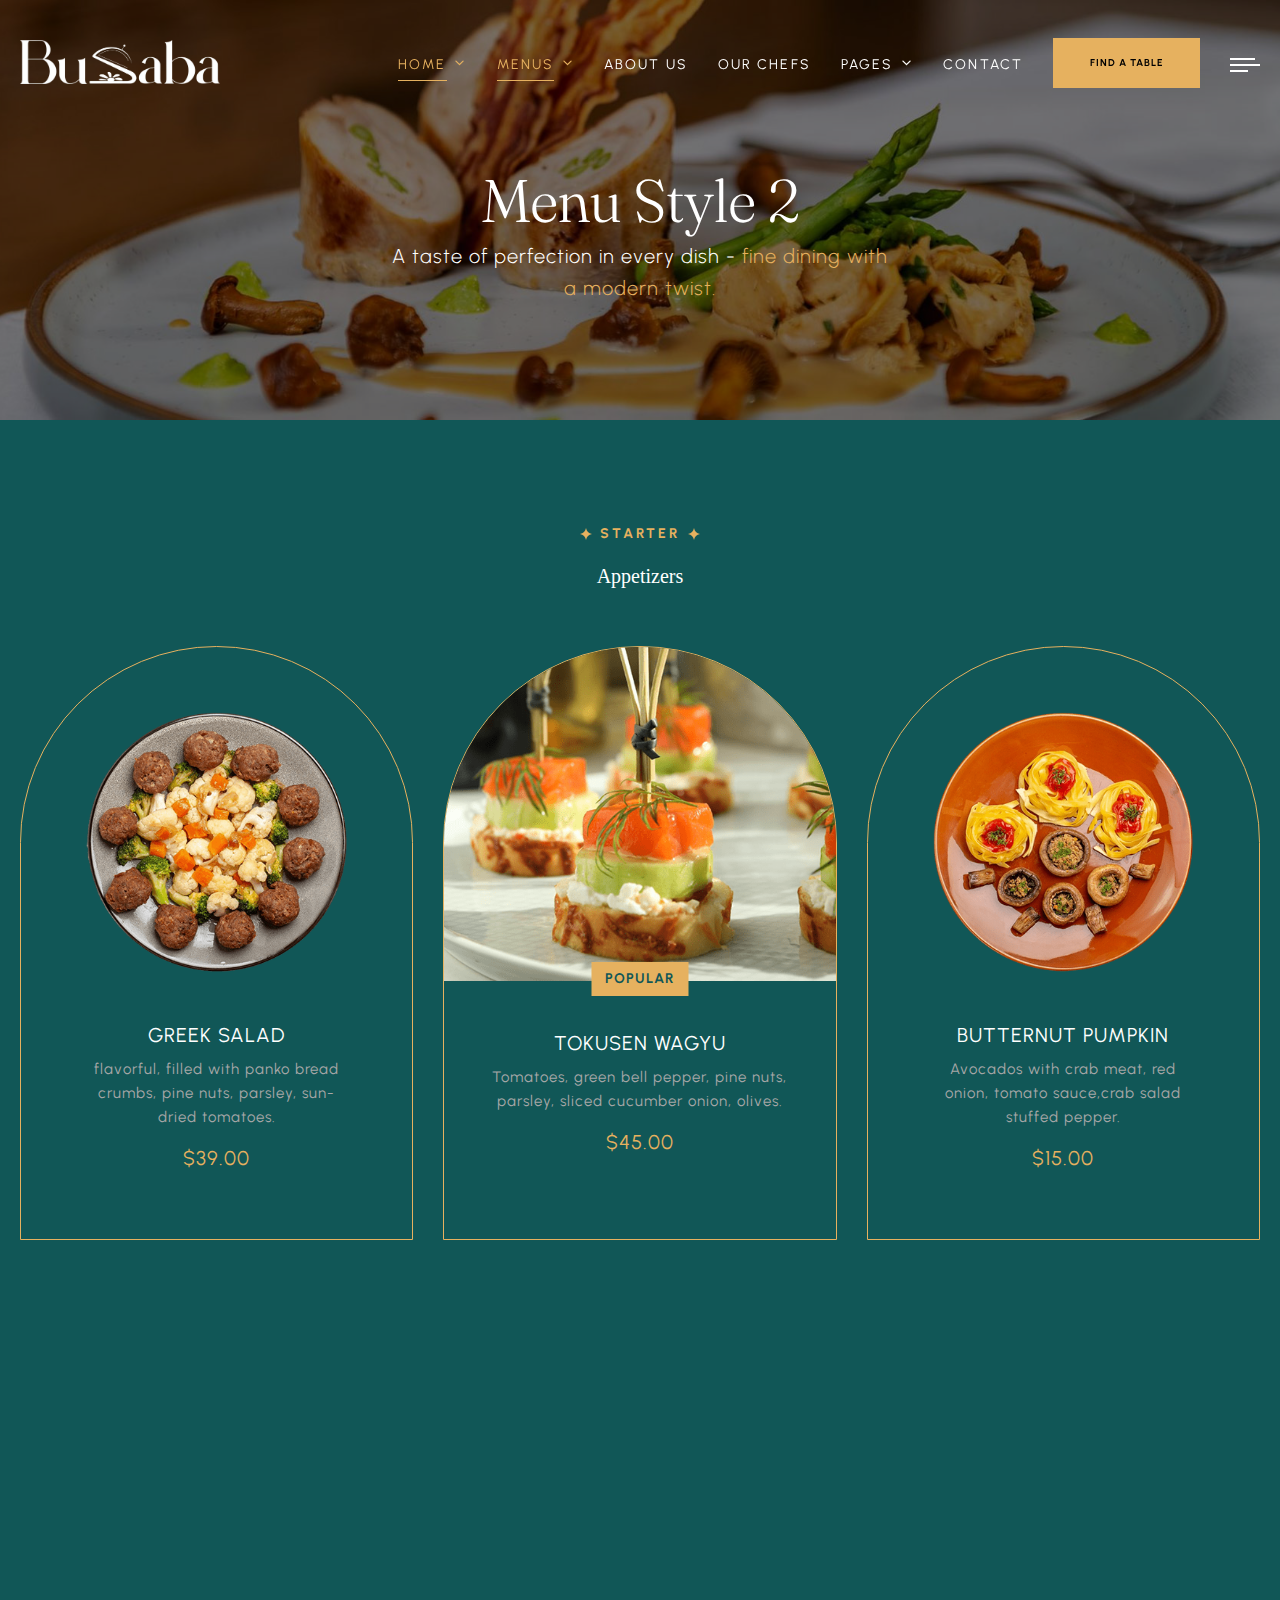
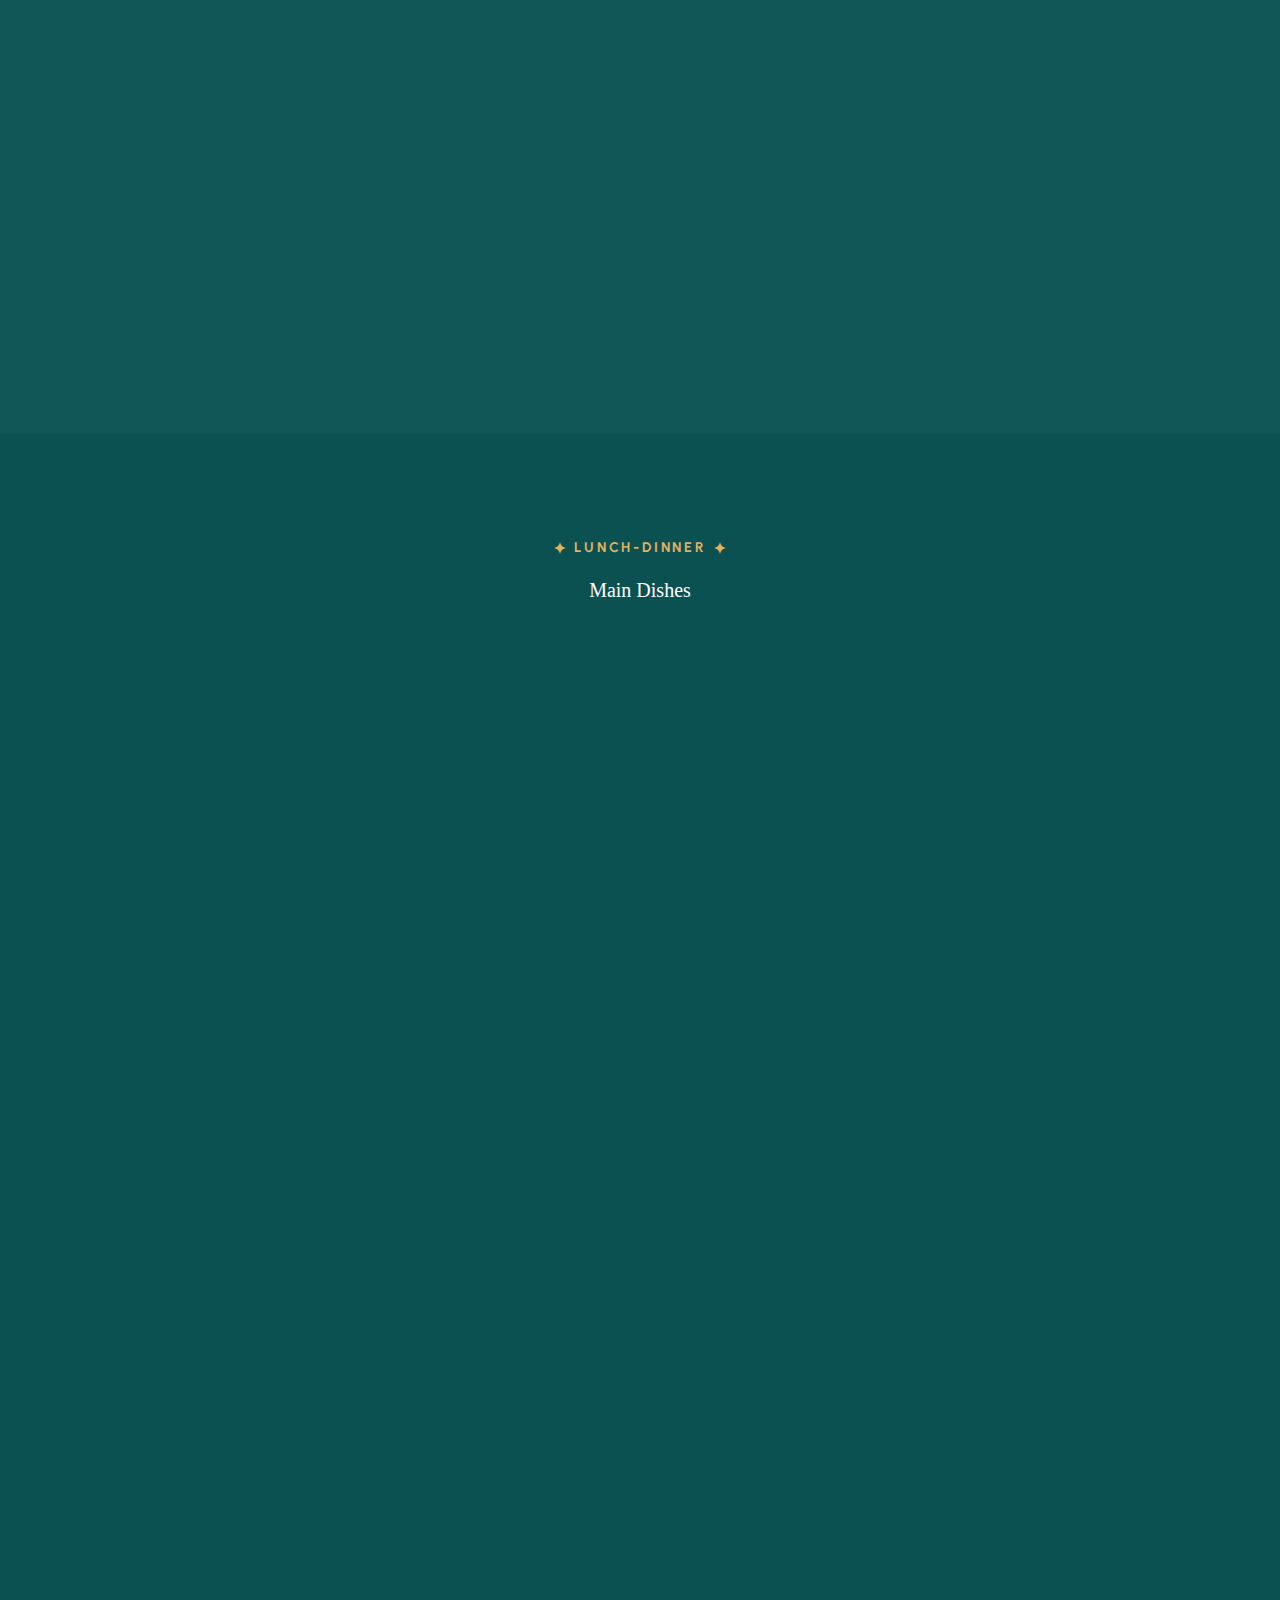
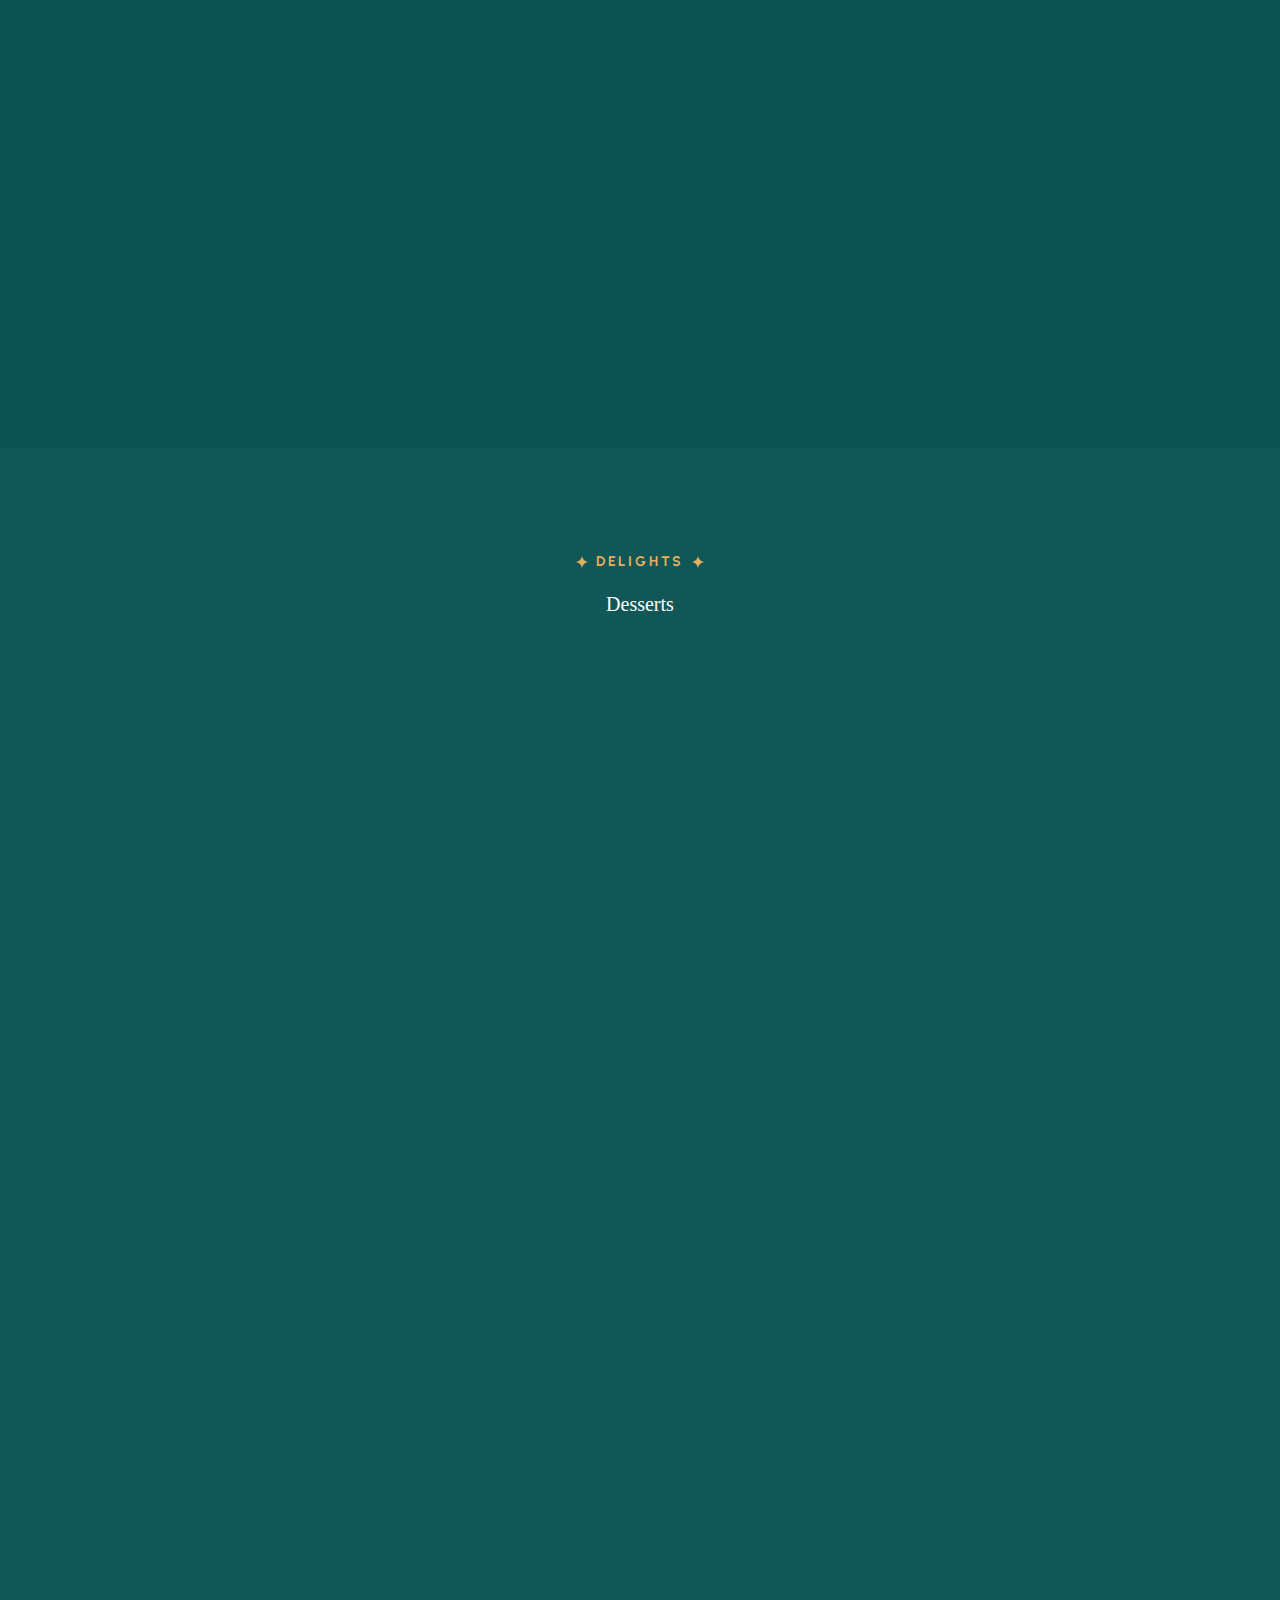
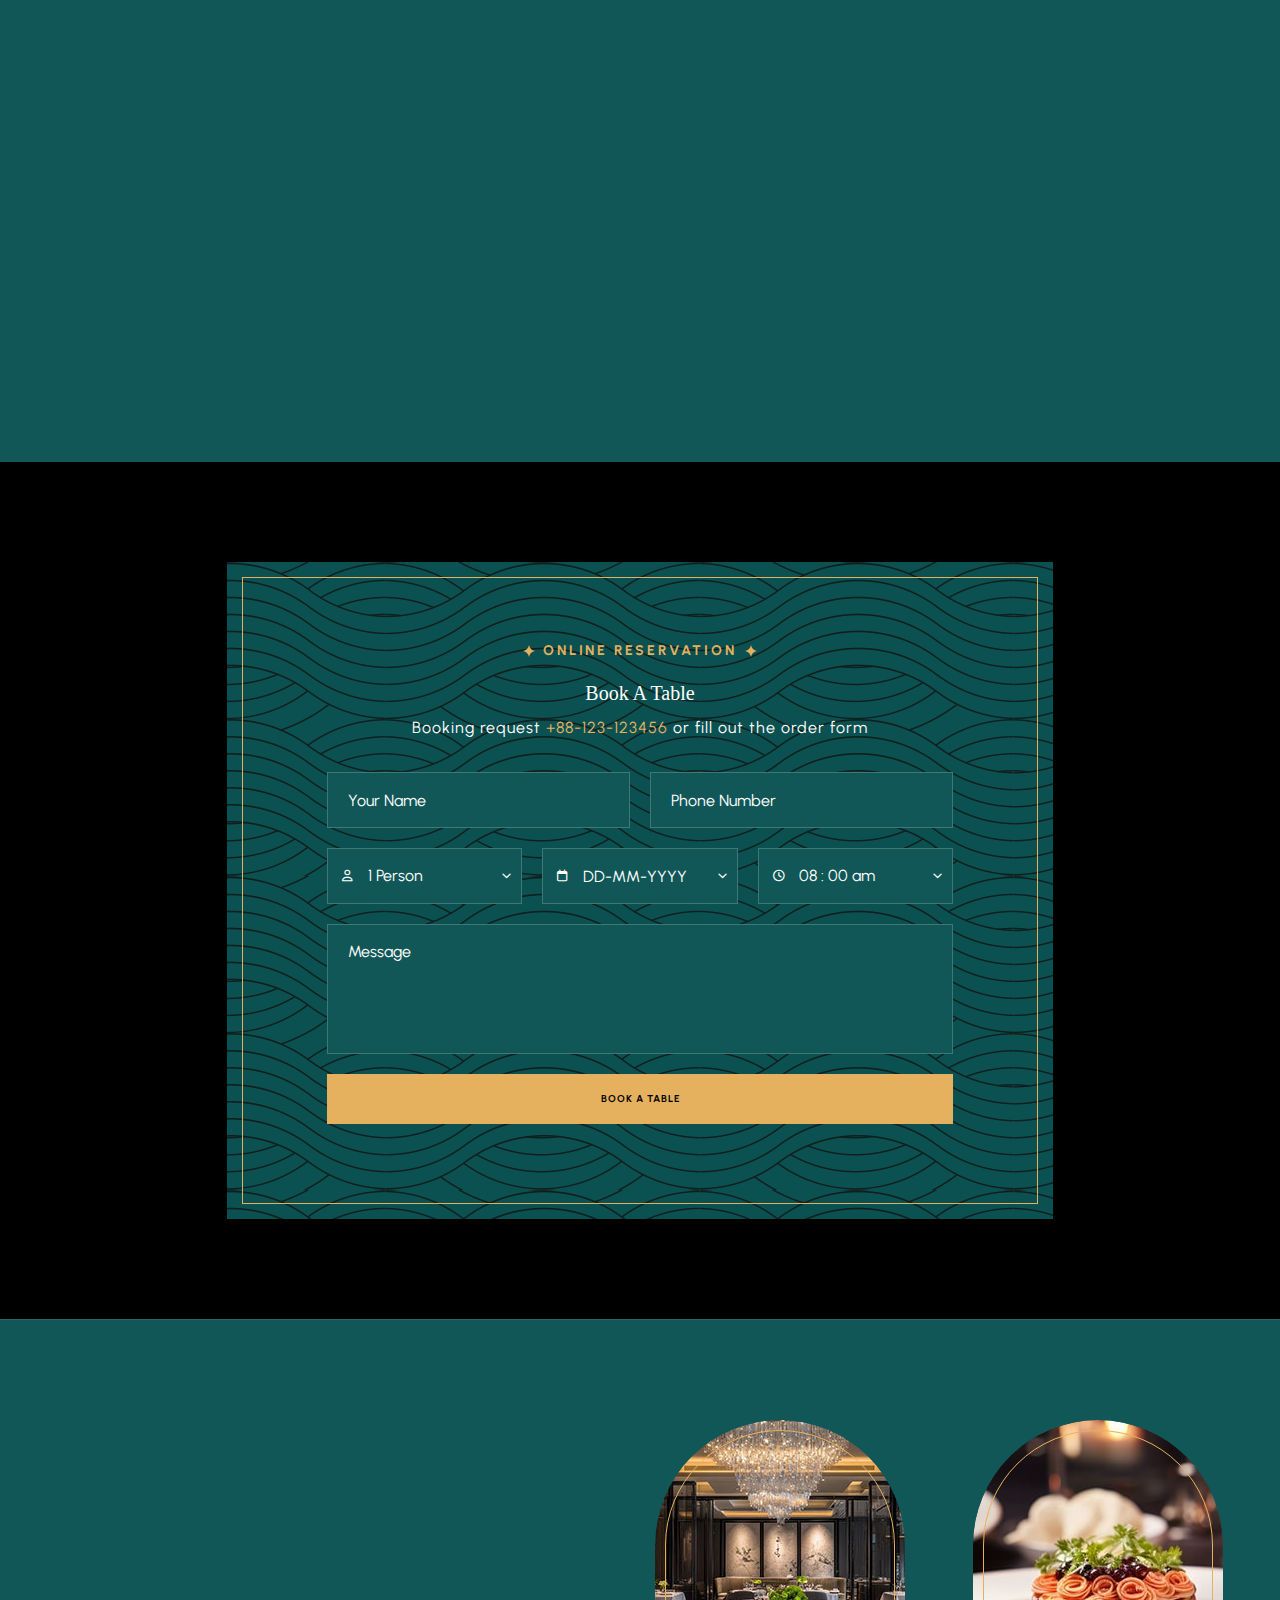
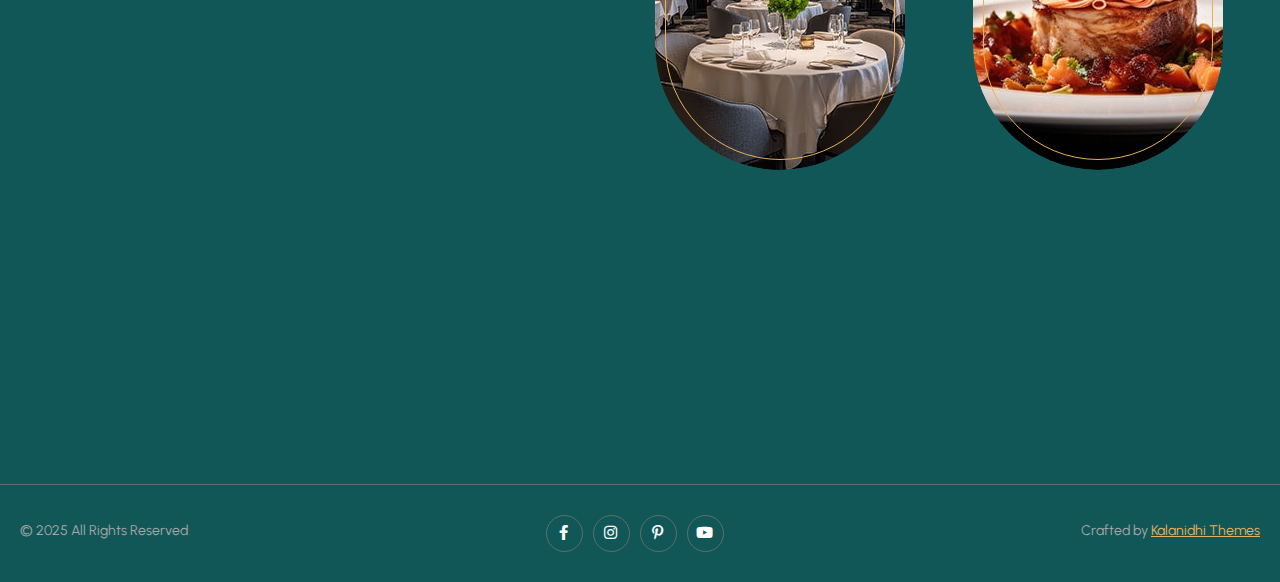
<file: menu-list-2.html>
<!DOCTYPE html>
<html lang="en">
<head>
<meta charset="utf-8">
<title>Restoria - Restaurants HTML Template - Menus List</title>
<!-- Stylesheets -->
<link href="css/bootstrap.css" rel="stylesheet">
<link href="css/style.css" rel="stylesheet">
<link rel="shortcut icon" href="images/favicon.png" type="image/x-icon">
<link rel="icon" href="images/favicon.png" type="image/x-icon">
<!-- Responsive -->
<meta http-equiv="X-UA-Compatible" content="IE=edge">
<meta name="viewport" content="width=device-width, initial-scale=1.0, maximum-scale=1.0, user-scalable=0">
<link href="css/responsive.css" rel="stylesheet">

</head>

<body>
  <div class="page-wrapper"> 
  
    <!-- Preloader -->
    <div class="loader-wrap">
        <div class="preloader">
            <div class="preloader-close">x</div>
            <div id="handle-preloader" class="handle-preloader">
                <div class="animation-preloader">
                    <div class="spinner"></div>
                    <div class="txt-loading">
                        <span data-text-preloader="R" class="letters-loading">
                            R
                        </span>
                        <span data-text-preloader="E" class="letters-loading">
                            E
                        </span>
                        <span data-text-preloader="S" class="letters-loading">
                            S
                        </span>
                        <span data-text-preloader="T" class="letters-loading">
                            T
                        </span>
                        <span data-text-preloader="O" class="letters-loading">
                            O
                        </span>
                        <span data-text-preloader="R" class="letters-loading">
                            R
                        </span>
                        <span data-text-preloader="I" class="letters-loading">
                            I
                        </span>
                        <span data-text-preloader="A" class="letters-loading">
                            A
                        </span>
                    </div>
                </div>  
            </div>
        </div>
    </div>
    <!-- Preloader End -->

    <!-- Main Header-->
    <header class="main-header">
        <div class="header-top">
            <div class="auto-container">
                <div class="inner clearfix">
                    <div class="top-left clearfix">
                        <ul class="top-info clearfix">
                            <li><i class="icon far fa-map-marker-alt"></i> Restoria, Arrondissement, Paris 9578</li>
                            <li><i class="icon far fa-clock"></i> Daily : 8.00 am to 10.00 pm</li>
                        </ul>
                    </div>
                    <div class="top-right clearfix">
                        <ul class="top-info clearfix">
                            <li><a href="tel:+11234567890"><i class="icon far fa-phone"></i> +1 123 456 7890</a></li>
                            <li><a href="mailto:booking@restaurant.com"><i class="icon far fa-envelope"></i> booking@restaurant.com</a></li>
                        </ul>
                    </div>
                </div>
            </div>
        </div>
        <!-- Header Upper -->
        <div class="header-upper">        
            <div class="auto-container">
                <!-- Main Box -->
                <div class="main-box clearfix">
                    <!--Logo-->
                    <div class="logo-box">
                         <div class="logo"><a href="index.html" title="Restoria - Restaurants HTML Template"><img src="images/logo.png" alt="image" title="Restoria - Restaurants HTML Template"></a></div>
                    </div>

                    <div class="nav-box clearfix">
                        <!--Nav Outer-->
                        <div class="nav-outer clearfix">         
                            <nav class="main-menu">
                                <ul class="navigation clearfix">
                                    <li class="dropdown current"><a href="menu-list-2.html#">Home</a>
                                        <ul>
                                            <li><a href="index.html">Home 1 - Minimal Hero</a></li>
                                            <li><a href="../Restoria-2-Standard-Hero/index.html">Home 2 - Standard Hero</a></li>
                                            <li><a href="../Restoria-3-Video-Hero/index.html">Home 3 - Video Hero</a></li>
                                            <li><a href="../Restoria-4-Category-Hero/index.html">Home 4 - Category Hero</a></li>
                                            <li><a href="../Restoria-5-Rollingimages-Hero-Center-Header/index.html">Home 5 - Rolling Images</a></li>
                                        </ul>
                                    </li>
                                    <li class="current dropdown has-mega-menu"><a href="menu-list-1.html">Menus</a>
                                        <ul>
                                            <li>
                                                <div class="mega-menu">
                                                    <div class="menu-inner">
                                                        <div class="auto-container">
                                                            <div class="row clearfix">
                                                                <div class="menu-block col-lg-3 col-md-6 col-sm-6">
                                                                    <div class="image"><a href="menu-list-1.html"><img src="images/resource/menu-1-thumb.jpg" alt="image"></a></div>
                                                                    <div class="title"><a href="menu-list-1.html">Menu list 1</a></div>
                                                                </div>
                                                                <div class="menu-block col-lg-3 col-md-6 col-sm-6">
                                                                    <div class="image"><a href="menu-list-2.html"><img src="images/resource/menu-2-thumb.jpg" alt="image"></a></div>
                                                                    <div class="title"><a href="menu-list-2.html">Menu list 2</a></div>
                                                                </div>
                                                                <div class="menu-block col-lg-3 col-md-6 col-sm-6">
                                                                    <div class="image"><a href="menu-list-3.html"><img src="images/resource/menu-3-thumb.jpg" alt="image"></a></div>
                                                                    <div class="title"><a href="menu-list-3.html">Menu list 3</a></div>
                                                                </div>
                                                                <div class="menu-block col-lg-3 col-md-6 col-sm-6">
                                                                    <div class="image"><a href="menu-list-4.html"><img src="images/resource/menu-4-thumb.jpg" alt="image"></a></div>
                                                                    <div class="title"><a href="menu-list-4.html">Menu list 4</a></div>
                                                                </div>
                                                            </div>
                                                        </div>
                                                    </div>
                                                </div>
                                            </li>
                                        </ul>
                                    </li>
                                    <li><a href="about.html">About Us</a></li>
                                    <li><a href="our-chef.html">Our chefs</a></li>
                                    <li class="dropdown"><a href="menu-list-2.html#">Pages</a>
                                        <ul>
                                            <li><a href="gallery-masonry.html">Photo Gallery</a></li>
                                            <li><a href="book-table.html">Reservation 1</a></li>
                                            <li><a href="book-table-option2.html">Reservation 2</a></li>
                                            <li><a href="testimonial.html">Testimonial</a></li>
                                            <li><a href="blog-list.html">Blog List</a></li>
                                            <li><a href="blog-single-post.html">Blog Single Post</a></li>
                                            <li><a href="menu-list-2.html#">Dropdown Menu 1</a></li>
                                            <li><a href="menu-list-2.html#">Dropdown Lorem 2</a></li>
                                            <li class="dropdown"><a href="menu-list-2.html#">Dropdown Menu 3</a>
                                                <ul>
                                                    <li><a href="menu-list-2.html#">Dropdown Menu level 2</a></li>
                                                    <li><a href="menu-list-2.html#">Dropdown Menu level 2</a></li>
                                                    <li><a href="menu-list-2.html#">Dropdown Menu Level 2</a></li>
                                                </ul>
                                            </li>
                                            
                                        </ul>
                                    </li>
                                    <li><a href="contact-us.html">Contact</a></li>
                                </ul>
                            </nav>
                            <!-- Main Menu End-->
                        </div>
                        <!--Nav Outer End-->

                        <div class="links-box clearfix">
                            <div class="link link-btn">
                                <a href="book-table.html" class="theme-btn btn-style-one clearfix">
                                    <span class="btn-wrap">
                                        <span class="text-one">find a table</span>
                                        <span class="text-two">find a table</span>
                                    </span>
                                </a>
                            </div>
                            <div class="link info-toggler">
                                <button class="info-btn">
                                    <span class="hamburger">
                                        <span class="top-bun"></span>
                                        <span class="meat"></span>
                                        <span class="bottom-bun"></span>
                                    </span>
                                </button>
                            </div>
                        </div>

                        <!-- Hidden Nav Toggler -->
                        <div class="nav-toggler">
                            <button class="hidden-bar-opener">
                                <span class="hamburger">
                                    <span class="top-bun"></span>
                                    <span class="meat"></span>
                                    <span class="bottom-bun"></span>
                                </span>
                            </button>
                        </div>

                    </div>

                </div>
            </div>
        </div>
    </header>
    <!--End Main Header -->

    <!--Menu Backdrop-->
    <div class="menu-backdrop"></div>

    <!-- Hidden Navigation Bar -->
    <section class="hidden-bar">
        <!-- Hidden Bar Wrapper -->
        <div class="inner-box">
            <div class="cross-icon hidden-bar-closer"><span class="far fa-close"></span></div>
            <div class="logo-box"><a href="index.html" title="Restoria - Restaurants HTML Template"><img src="images/resource/sidebar-logo.png" alt="image" title="Restoria - Restaurants HTML Template"></a></div>
            
            <!-- .Side-menu -->
            <div class="side-menu">
                 <ul class="navigation clearfix">
                    <li class="dropdown"><a href="menu-list-2.html#">Home</a>
                        <ul>
                            <li><a href="index.html">Home 1 - Minimal Hero</a></li>
                            <li><a href="../Restoria-2-Standard-Hero/index.html">Home 2 - Standard Hero</a></li>
                            <li><a href="../Restoria-3-Video-Hero/index.html">Home 3 - Video Hero</a></li>
                            <li><a href="../Restoria-4-Category-Hero/index.html">Home 4 - Category Hero</a></li>
                            <li><a href="../Restoria-5-Rollingimages-Hero-Center-Header/index.html">Home 5 - Rolling Images</a></li>
                        </ul>
                    </li>
                    <li class="current dropdown"><a href="menu-list-1.html">Menus</a>
                        <ul>
                            <li><a href="menu-list-1.html">Menu List 1</a></li>
                            <li><a href="menu-list-2.html">Menu List 2</a></li>
                            <li><a href="menu-list-3.html">Menu List 3</a></li>
                            <li><a href="menu-list-4.html">Menu List 4</a></li>
                        </ul>
                    </li>
                    <li><a href="about.html">About Us</a></li>
                    <li><a href="our-chef.html">Our chefs</a></li>
                    <li class="dropdown"><a href="menu-list-2.html#">Pages</a>
                        <ul>
                            <li><a href="gallery-masonry.html">Photo Gallery</a></li>
                            <li><a href="book-table.html">Reservation 1</a></li>
                            <li><a href="book-table-option2.html">Reservation 2</a></li>
                            <li><a href="testimonial.html">Testimonial</a></li>
                            <li><a href="blog-list.html">Blog List</a></li>
                            <li><a href="blog-single-post.html">Blog Single Post</a></li>
                            <li><a href="menu-list-2.html#">Dropdown Menu 1</a></li>
                            <li><a href="menu-list-2.html#">Dropdown Lorem 2</a></li>
                            <li class="dropdown"><a href="menu-list-2.html#">Dropdown Menu 3</a>
                                <ul>
                                    <li><a href="menu-list-2.html#">Dropdown Menu level 2</a></li>
                                    <li><a href="menu-list-2.html#">Dropdown Menu level 2</a></li>
                                    <li><a href="menu-list-2.html#">Dropdown Menu Level 2</a></li>
                                </ul>
                            </li>
                        </ul>
                    </li>
                    <li><a href="contact-us.html">Contact</a></li>
                </ul>
            </div><!-- /.Side-menu -->
        
        </div><!-- / Hidden Bar Wrapper -->
    </section>
    <!-- / Hidden Bar -->

    <!--Info Back Drop-->
    <div class="info-back-drop"></div>
    
    <!-- Hidden Bar -->
    <section class="info-bar">
        <div class="inner-box">
            <div class="cross-icon"><span class="far fa-close"></span></div>
            <div class="image-box"><img src="images/resource/sidebar-image.jpg" alt="image" title=""></div>
            <div class="logo-box"><a href="index.html" title="Restoria - Restaurants HTML Template"><img src="images/resource/sidebar-logo.png" alt="image" title="Restoria - Restaurants HTML Template"></a></div>

            <h5>Visit Us</h5>
            <ul class="info">
                <li>Restoria, Arrondissement, <br> Paris 9578</li>
                <li> <span class="ib-ttl"> Lunch Time </span>- 10.00 am – 3:30 pm </li>
                <li><span class="ib-ttl"> Dinner Time</span> - 08.00 pm – 10:30 pm</li>
                <li><a href="mailto:booking@domainame.com">booking@domainame.com</a></li>
            </ul>
            <div class="booking-info">
                <div class="bk-no"><a href="tel:+88-123-123456">Booking: +88-123-123456</a></div>
            </div>
        </div>
    </section>
    <!--End Hidden Bar -->

    <!-- Inner Banner Section -->
    <section class="inner-banner">
        <div class="image-layer" style="background-image: url(images/background/banner-image-2.jpg);"></div>
        <div class="auto-container">
            <div class="inner">
                <h1>Menu Style 2</h1>
                <div class="sub_text"> <p> A taste of perfection in every dish - <span class="primary-color"> fine dining with a modern twist.</span></p> </div>
            </div>
        </div>
    </section>
    <!--End Banner Section -->

    <!--Special Offer Section-->
    <section class="special-offer-two section-kt">
        <div class="auto-container">
            <div class="title-box centered">
                <div class="subtitle"><span>starter</span></div>
                <h2>Appetizers</h2>
            </div>
            <div class="row clearfix">
                <!--Item-->
                <div class="offer-block-three col-xl-4 col-lg-4 col-md-6 col-sm-6 col-xs-12">
                    <div class="inner-box wow fadeInUp" data-wow-duration="1500ms" data-wow-delay="0ms">
                        <div class="image"><a href="menu-list-2.html#"><img src="images/resource/dish1.png" alt="image"></a></div>
                        <h5><a href="menu-list-1.html">Greek Salad</a></h5>
                        <div class="text desc">flavorful, filled with panko bread crumbs, pine nuts, parsley, sun-dried tomatoes.</div>
                        <div class="price">$39.00</div>
                    </div>
                </div>

                <!--Item-->
                <div class="offer-block-three col-xl-4 col-lg-4 col-md-6 col-sm-6 col-xs-12">
                    <div class="inner-box special-box wow fadeInUp" data-wow-duration="1500ms" data-wow-delay="200ms">
                        <div class="image"><a href="menu-list-2.html#"><img src="images/resource/dish1-special.png" alt="image"></a> <span class="special-tag">Popular</span> </div>
                        <h5><a href="menu-list-1.html">Tokusen Wagyu</a></h5>
                        <div class="text desc">Tomatoes, green bell pepper, pine nuts, parsley, sliced cucumber onion, olives.</div>
                        <div class="price">$45.00</div>
                    </div>
                </div>

                <!--Item-->
                <div class="offer-block-three col-xl-4 col-lg-4 col-md-6 col-sm-6 col-xs-12">
                    <div class="inner-box wow fadeInUp" data-wow-duration="1500ms" data-wow-delay="400ms">
                        <div class="image"><a href="menu-list-2.html#"><img src="images/resource/dish2.png" alt="image"></a></div>
                        <h5><a href="menu-list-1.html">Butternut Pumpkin</a></h5>
                        <div class="text desc">Avocados with crab meat, red onion, tomato sauce,crab salad stuffed pepper.</div>
                        <div class="price">$15.00</div>
                    </div>
                </div>

                <!--Item-->
                <div class="offer-block-three col-xl-4 col-lg-4 col-md-6 col-sm-6 col-xs-12">
                    <div class="inner-box wow fadeInUp" data-wow-duration="1500ms" data-wow-delay="600ms">
                        <div class="image"><a href="menu-list-2.html#"><img src="images/resource/dish3.png" alt="image"></a></div>
                        <h5><a href="menu-list-1.html">Opu Fish</a></h5>
                        <div class="text desc">Vegetables, cheeses, ground meats, tomato sauce, red onion, crab.</div>
                        <div class="price">$12.00</div>
                    </div>
                </div>

                <!--Item-->
                <div class="offer-block-three col-xl-4 col-lg-4 col-md-6 col-sm-6 col-xs-12">
                    <div class="inner-box wow fadeInUp" data-wow-duration="1500ms" data-wow-delay="0ms">
                        <div class="image"><a href="menu-list-2.html#"><img src="images/resource/dish4.png" alt="image"></a></div>
                        <h5><a href="menu-list-1.html">Greek Salad</a></h5>
                        <div class="text desc">Avocados with crab meat, red onion, crab salad red bell pepper...</div>
                        <div class="price">$39.00</div>
                    </div>
                </div>

                <!--Item-->
                <div class="offer-block-three col-xl-4 col-lg-4 col-md-6 col-sm-6 col-xs-12">
                    <div class="inner-box wow fadeInUp" data-wow-duration="1500ms" data-wow-delay="200ms">
                        <div class="image"><a href="menu-list-2.html#"><img src="images/resource/dish5.png" alt="image"></a></div>
                        <h5><a href="menu-list-1.html">Tokusen Wagyu</a></h5>
                        <div class="text desc">Tomatoes, green bell pepper, red bell pepper, sliced cucumber onion, olives.</div>
                        <div class="price">$45.00</div>
                    </div>
                </div>

            </div>
        </div>
    </section>

    <!--Special Offer Section-->
    <section class="special-offer-two main-dish section-kt">
        <div class="auto-container">
            <div class="title-box centered">
                <div class="subtitle"><span>lunch-dinner</span></div>
                <h2>Main Dishes</h2>
            </div>
            <div class="row clearfix">
                <!--Item-->
                <div class="offer-block-three col-xl-4 col-lg-4 col-md-6 col-sm-6 col-xs-12">
                    <div class="inner-box wow fadeInUp" data-wow-duration="1500ms" data-wow-delay="0ms">
                        <div class="image"><a href="menu-list-2.html#"><img src="images/resource/maindish1.png" alt="image"></a></div>
                        <h5><a href="menu-list-1.html">Roasted Salmon</a></h5>
                        <div class="text desc">flavorful, filled with panko bread crumbs, pine nuts, parsley, sun-dried tomatoes.</div>
                        <div class="price">$39.00</div>
                    </div>
                </div>

                <!--Item-->
                <div class="offer-block-three col-xl-4 col-lg-4 col-md-6 col-sm-6 col-xs-12">
                    <div class="inner-box special-box wow fadeInUp" data-wow-duration="1500ms" data-wow-delay="200ms">
                        <div class="image"><a href="menu-list-2.html#"><img src="images/resource/maindish1-special.png" alt="image"></a> <span class="special-tag">Popular</span> </div>
                        <h5><a href="menu-list-1.html">Stuffed Mushrooms</a></h5>
                        <div class="text desc">Tomatoes, green bell pepper, pine nuts, parsley, sliced cucumber onion, olives.</div>
                        <div class="price">$45.00</div>
                    </div>
                </div>

                <!--Item-->
                <div class="offer-block-three col-xl-4 col-lg-4 col-md-6 col-sm-6 col-xs-12">
                    <div class="inner-box wow fadeInUp" data-wow-duration="1500ms" data-wow-delay="400ms">
                        <div class="image"><a href="menu-list-2.html#"><img src="images/resource/maindish2.png" alt="image"></a></div>
                        <h5><a href="menu-list-1.html">Steamed Crab Legs</a></h5>
                        <div class="text desc">Avocados with crab meat, red onion, tomato sauce,crab salad stuffed pepper.</div>
                        <div class="price">$15.00</div>
                    </div>
                </div>

                <!--Item-->
                <div class="offer-block-three col-xl-4 col-lg-4 col-md-6 col-sm-6 col-xs-12">
                    <div class="inner-box wow fadeInUp" data-wow-duration="1500ms" data-wow-delay="600ms">
                        <div class="image"><a href="menu-list-2.html#"><img src="images/resource/maindish3.png" alt="image"></a></div>
                        <h5><a href="menu-list-1.html">Roasted Salmon</a></h5>
                        <div class="text desc">Vegetables, cheeses, ground meats, tomato sauce, red onion, crab.</div>
                        <div class="price">$12.00</div>
                    </div>
                </div>

                <!--Item-->
                <div class="offer-block-three col-xl-4 col-lg-4 col-md-6 col-sm-6 col-xs-12">
                    <div class="inner-box wow fadeInUp" data-wow-duration="1500ms" data-wow-delay="0ms">
                        <div class="image"><a href="menu-list-2.html#"><img src="images/resource/maindish4.png" alt="image"></a></div>
                        <h5><a href="menu-list-1.html">Tokusen Wagyu</a></h5>
                        <div class="text desc">Avocados with crab meat, red onion, crab salad red bell pepper...</div>
                        <div class="price">$39.00</div>
                    </div>
                </div>

                <!--Item-->
                <div class="offer-block-three col-xl-4 col-lg-4 col-md-6 col-sm-6 col-xs-12">
                    <div class="inner-box wow fadeInUp" data-wow-duration="1500ms" data-wow-delay="200ms">
                        <div class="image"><a href="menu-list-2.html#"><img src="images/resource/maindish5.png" alt="image"></a></div>
                        <h5><a href="menu-list-1.html">Olivas Rellenas</a></h5>
                        <div class="text desc">Tomatoes, green bell pepper, red bell pepper, sliced cucumber onion, olives.</div>
                        <div class="price">$45.00</div>
                    </div>
                </div>

            </div>
        </div>
    </section>

    <!--Special Offer Section-->
    <section class="special-offer-two section-kt">
        <div class="auto-container">
            <div class="title-box centered">
                <div class="subtitle"><span>Delights</span></div>
                <h2>Desserts</h2>
            </div>
            <div class="row clearfix">
                <!--Item-->
                <div class="offer-block-three col-xl-4 col-lg-4 col-md-6 col-sm-6 col-xs-12">
                    <div class="inner-box wow fadeInUp" data-wow-duration="1500ms" data-wow-delay="0ms">
                        <div class="image"><a href="menu-list-2.html#"><img src="images/resource/dessertdish1.png" alt="image"></a></div>
                        <h5><a href="menu-list-1.html">Roasted Salmon</a></h5>
                        <div class="text desc">flavorful, filled with panko bread crumbs, pine nuts, parsley, sun-dried tomatoes.</div>
                        <div class="price">$39.00</div>
                    </div>
                </div>

                <!--Item-->
                <div class="offer-block-three col-xl-4 col-lg-4 col-md-6 col-sm-6 col-xs-12">
                    <div class="inner-box special-box wow fadeInUp" data-wow-duration="1500ms" data-wow-delay="200ms">
                        <div class="image"><a href="menu-list-2.html#"><img src="images/resource/dessertdish1-special.png" alt="image"></a> <span class="special-tag">Popular</span> </div>
                        <h5><a href="menu-list-1.html">Stuffed Mushrooms</a></h5>
                        <div class="text desc">Tomatoes, green bell pepper, pine nuts, parsley, sliced cucumber onion, olives.</div>
                        <div class="price">$45.00</div>
                    </div>
                </div>

                <!--Item-->
                <div class="offer-block-three col-xl-4 col-lg-4 col-md-6 col-sm-6 col-xs-12">
                    <div class="inner-box wow fadeInUp" data-wow-duration="1500ms" data-wow-delay="400ms">
                        <div class="image"><a href="menu-list-2.html#"><img src="images/resource/dessertdish2.png" alt="image"></a></div>
                        <h5><a href="menu-list-1.html">Steamed Crab Legs</a></h5>
                        <div class="text desc">Avocados with crab meat, red onion, tomato sauce,crab salad stuffed pepper.</div>
                        <div class="price">$15.00</div>
                    </div>
                </div>

                <!--Item-->
                <div class="offer-block-three col-xl-4 col-lg-4 col-md-6 col-sm-6 col-xs-12">
                    <div class="inner-box wow fadeInUp" data-wow-duration="1500ms" data-wow-delay="600ms">
                        <div class="image"><a href="menu-list-2.html#"><img src="images/resource/dessertdish3.png" alt="image"></a></div>
                        <h5><a href="menu-list-1.html">Roasted Salmon</a></h5>
                        <div class="text desc">Vegetables, cheeses, ground meats, tomato sauce, red onion, crab.</div>
                        <div class="price">$12.00</div>
                    </div>
                </div>

                <!--Item-->
                <div class="offer-block-three col-xl-4 col-lg-4 col-md-6 col-sm-6 col-xs-12">
                    <div class="inner-box wow fadeInUp" data-wow-duration="1500ms" data-wow-delay="0ms">
                        <div class="image"><a href="menu-list-2.html#"><img src="images/resource/dessertdish4.png" alt="image"></a></div>
                        <h5><a href="menu-list-1.html">Tokusen Wagyu</a></h5>
                        <div class="text desc">Avocados with crab meat, red onion, crab salad red bell pepper...</div>
                        <div class="price">$39.00</div>
                    </div>
                </div>

                <!--Item-->
                <div class="offer-block-three col-xl-4 col-lg-4 col-md-6 col-sm-6 col-xs-12">
                    <div class="inner-box wow fadeInUp" data-wow-duration="1500ms" data-wow-delay="200ms">
                        <div class="image"><a href="menu-list-2.html#"><img src="images/resource/dessertdish5.png" alt="image"></a></div>
                        <h5><a href="menu-list-1.html">Olivas Rellenas</a></h5>
                        <div class="text desc">Tomatoes, green bell pepper, red bell pepper, sliced cucumber onion, olives.</div>
                        <div class="price">$45.00</div>
                    </div>
                </div>

            </div>
        </div>
    </section>

    <!--Reservation Section-->
    <section class="reserve-section style-two section-kt">
        <div class="image-layer" style="background-image: url(images/background/image-10.jpg);"></div>
        <div class="auto-container">
            <div class="outer-box">
                <div class="row clearfix">

                    <div class="reserv-col col-lg-8 col-md-12 col-sm-12 mx-auto">
                        <div class="inner">
                            <div class="title-box centered">
                                <div class="subtitle"><span>Online reservation</span></div>
                                <h2>Book A Table</h2>
                                <div class="request-info">Booking request <a href="menu-list-2.html#">+88-123-123456</a> or fill out the order form</div>
                            </div>
                            <div class="default-form reservation-form">
                                <form method="post" action="index.html">
                                    <div class="row clearfix">
                                        <div class="form-group col-lg-6 col-md-6 col-sm-12">
                                            <div class="field-inner">
                                                <input type="text" name="fieldname" value="" placeholder="Your Name" required>
                                            </div>
                                        </div>
                                        <div class="form-group col-lg-6 col-md-6 col-sm-12">
                                            <div class="field-inner">
                                                <input type="text" name="fieldname" value="" placeholder="Phone Number" required>
                                            </div>
                                        </div>
                                        <div class="form-group col-lg-4 col-md-6 col-sm-12">
                                            <div class="field-inner">
                                                <span class="alt-icon far fa-user"></span>
                                                <select class="l-icon">
                                                    <option>1 Person</option>
                                                    <option>2 Person</option>
                                                    <option>3 Person</option>
                                                    <option>4 Person</option>
                                                    <option>5 Person</option>
                                                    <option>6 Person</option>
                                                    <option>7 Person</option>
                                                </select>
                                                <span class="arrow-icon far fa-angle-down"></span>
                                            </div>
                                        </div>
                                        <div class="form-group col-lg-4 col-md-6 col-sm-12">
                                            <div class="field-inner">
                                                <span class="alt-icon far fa-calendar"></span>
                                                <input class="l-icon datepicker" type="text" name="fieldname" value="" placeholder="DD-MM-YYYY" required readonly>
                                                <span class="arrow-icon far fa-angle-down"></span>
                                            </div>
                                        </div>
                                        <div class="form-group col-lg-4 col-md-12 col-sm-12">
                                            <div class="field-inner">
                                                <span class="alt-icon far fa-clock"></span>
                                                <select class="l-icon">
                                                    <option>08 : 00 am</option>
                                                    <option>09 : 00 am</option>
                                                    <option>10 : 00 am</option>
                                                    <option>11 : 00 am</option>
                                                    <option>12 : 00 pm</option>
                                                    <option>01 : 00 pm</option>
                                                    <option>02 : 00 pm</option>
                                                    <option>03 : 00 pm</option>
                                                    <option>04 : 00 pm</option>
                                                    <option>05 : 00 pm</option>
                                                    <option>06 : 00 pm</option>
                                                    <option>07 : 00 pm</option>
                                                    <option>08 : 00 pm</option>
                                                    <option>09 : 00 pm</option>
                                                    <option>10 : 00 pm</option>
                                                </select>
                                                <span class="arrow-icon far fa-angle-down"></span>
                                            </div>
                                        </div>
                                        <div class="form-group col-lg-12 col-md-12 col-sm-12">
                                            <div class="field-inner">
                                                <textarea name="fieldname" placeholder="Message" required></textarea>
                                            </div>
                                        </div>
                                        <div class="form-group col-lg-12 col-md-12 col-sm-12">
                                            <div class="field-inner">
                                                <button type="submit" class="theme-btn btn-style-one clearfix">
                                                    <span class="btn-wrap">
                                                        <span class="text-one">book a table</span>
                                                        <span class="text-two">book a table</span>
                                                    </span>
                                                </button>
                                            </div>
                                        </div>
                                    </div>
                                </form>
                            </div>
                        </div>
                    </div>
                </div>

            </div>
        </div>
    </section>

    <!--Main Footer-->
    <footer class="main-footer">
        <div class="upper-section section-kt">
            <div class="auto-container">
                <div class="row clearfix">
                    <!--Footer Col-->
                    <div class="footer-col info-col col-lg-6 col-md-12 col-sm-12">
                        <div class="inner wow fadeInUp" data-wow-delay="0ms" data-wow-duration="1500ms">
                            <div class="content">
                                <div class="logo"><a href="index.html" title="Restoria - Restaurants HTML Template"><img src="images/logo.png" alt="image" title="Restoria - Restaurants HTML Template"></a></div>
                                <div class="info">
                                    <h6>visit us </h6>
                                    <ul>
                                        <li>Restoria, Arrondissement, Paris 9578</li>
                                        <li>Daily - 8.00 am to 10.00 pm</li>
                                        <li><a href="mailto:booking@domainname.com">booking@gmail.com</a></li>
                                        <li><a href="tel:+88-123-123456">Booking Request : +88-123-123456</a></li>
                                        
                                    </ul>
                                </div>
                                <div class="separator"><span> </span> </div>
                                <div class="newsletter">
                                    <h4>Our Newsletter</h4>
                                    <div class="text">Subscribe us & Get 25% Off. Get latest updates.</div>
                                    <div class="newsletter-form">
                                        <form method="post" action="index.html">
                                            <div class="form-group">
                                                <span class="alt-icon far fa-envelope"></span>
                                                <input type="email" name="email" value="" placeholder="Your email" required>
                                                <button type="submit" class="theme-btn btn-style-one clearfix">
                                                    <span class="btn-wrap">
                                                        <span class="text-one">subscribe</span>
                                                        <span class="text-two">subscribe</span>
                                                    </span>
                                                </button>
                                            </div>
                                        </form>
                                    </div>
                                </div>
                            </div>
                        </div>
                    </div>
                    <!--Footer Col-->
                    <div class="footer-col footer-image-col col-lg-3 col-md-6 col-sm-12">
                        <div class="footer-image">
                            <img src="images/resource/footer-img-1.jpg" alt="image">
                        </div>
                    </div>
                    <!--Footer Col-->
                    <div class="footer-col footer-image-col last col-lg-3 col-md-6 col-sm-12">
                        <div class="footer-image">
                            <img src="images/resource/footer-img-2.jpg" alt="image">
                        </div>
                    </div>
                </div>
            </div>
        </div>

        <!-- last footer -->
        <div class="bottom_footer">
        <!-- container start -->
          <div class="auto-container">
            <!-- row start -->
            <div class="row clearfix">
              <div class="col-lg-4 col-md-4 col-sm-12">
                  <p>© 2025 All Rights Reserved</p>
              </div>

              <div class="col-lg-4 col-md-4 col-sm-12">
                <ul class="social_media">
                  <li><a href="https://themeforest.net/user/kalanidhithemes/portfolio" aria-label="facebook page" ><i class="fa-brands fa-facebook-f"></i></a></li>
                  <li><a href="https://www.behance.net/kalanidhithemes" aria-label="twitter page"><i class="fa-brands fa-instagram"></i></a></li>
                  <li><a href="https://themeforest.net/user/kalanidhithemes/portfolio" aria-label="instagram page"><i class="fa-brands fa-pinterest-p"></i></a></li>
                  <li><a href="https://themeforest.net/user/kalanidhithemes/portfolio" aria-label="pinterest page"><i class="fa-brands fa-youtube"></i></a></li>
                </ul>
              </div>

              <div class="col-lg-4 col-md-4 col-sm-12">
                  <p class="developer_text">Crafted by <a href="https://themeforest.net/user/kalanidhithemes/portfolio" target="blank">Kalanidhi Themes</a></p>
              </div>
            </div>
          <!-- row end -->
          </div>
          <!-- container end -->
        </div>
    </footer>

</div>
<!--End pagewrapper--> 

<!--Scroll to top-->
<div class="scroll-to-top scroll-to-target" data-target="html"><span class="icon fa fa-angle-up"></span></div>
<!--[if lt IE 9]><script src="https://cdnjs.cloudflare.com/ajax/libs/html5shiv/3.7.3/html5shiv.js"></script><![endif]--> 

<script src="js/jquery.js"></script>
<script src="js/popper.min.js"></script>
<script src="js/bootstrap.min.js"></script>
<script src="js/jquery-ui.js"></script>
<script src="js/jquery.fancybox.js"></script>
<script src="js/swiper.js"></script>
<script src="js/owl.js"></script>
<script src="js/appear.js"></script>
<script src="js/wow.js"></script>
<script src="js/custom-script.js"></script>
</body>
</html>
</file>
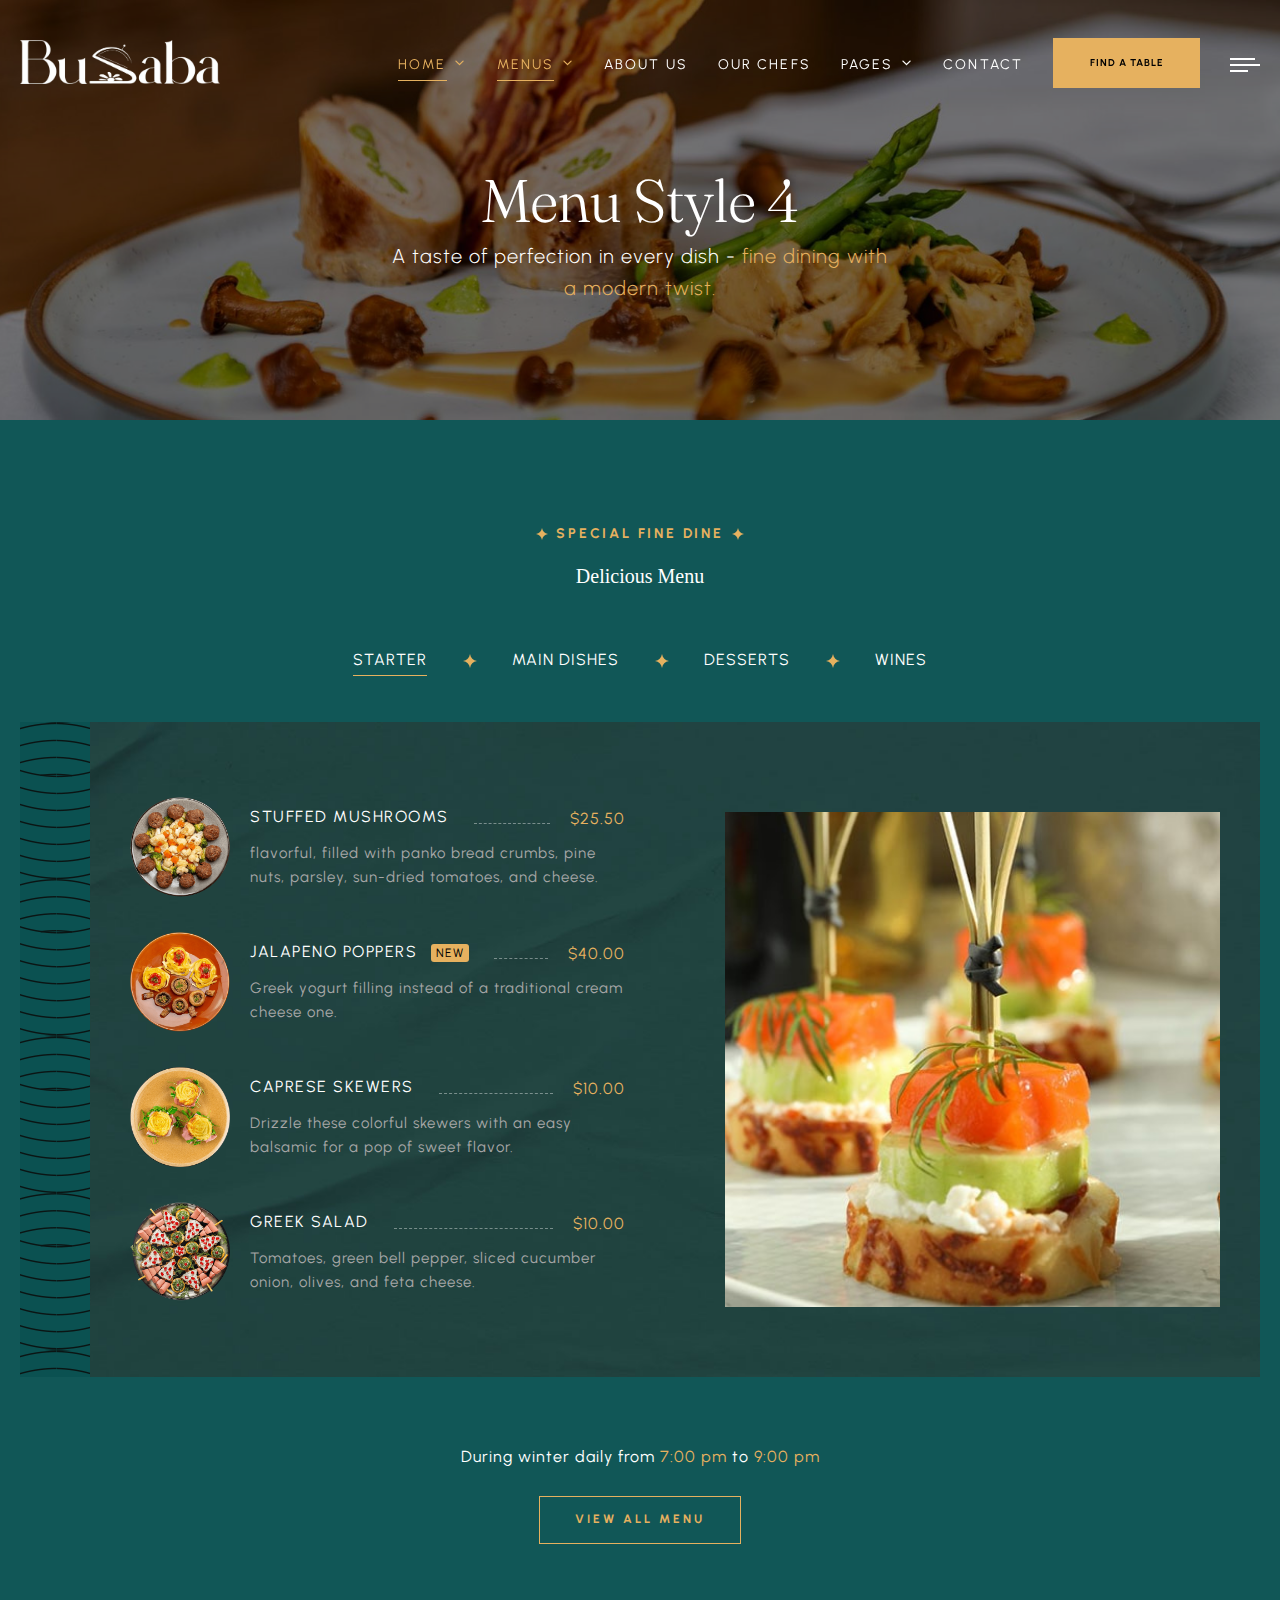
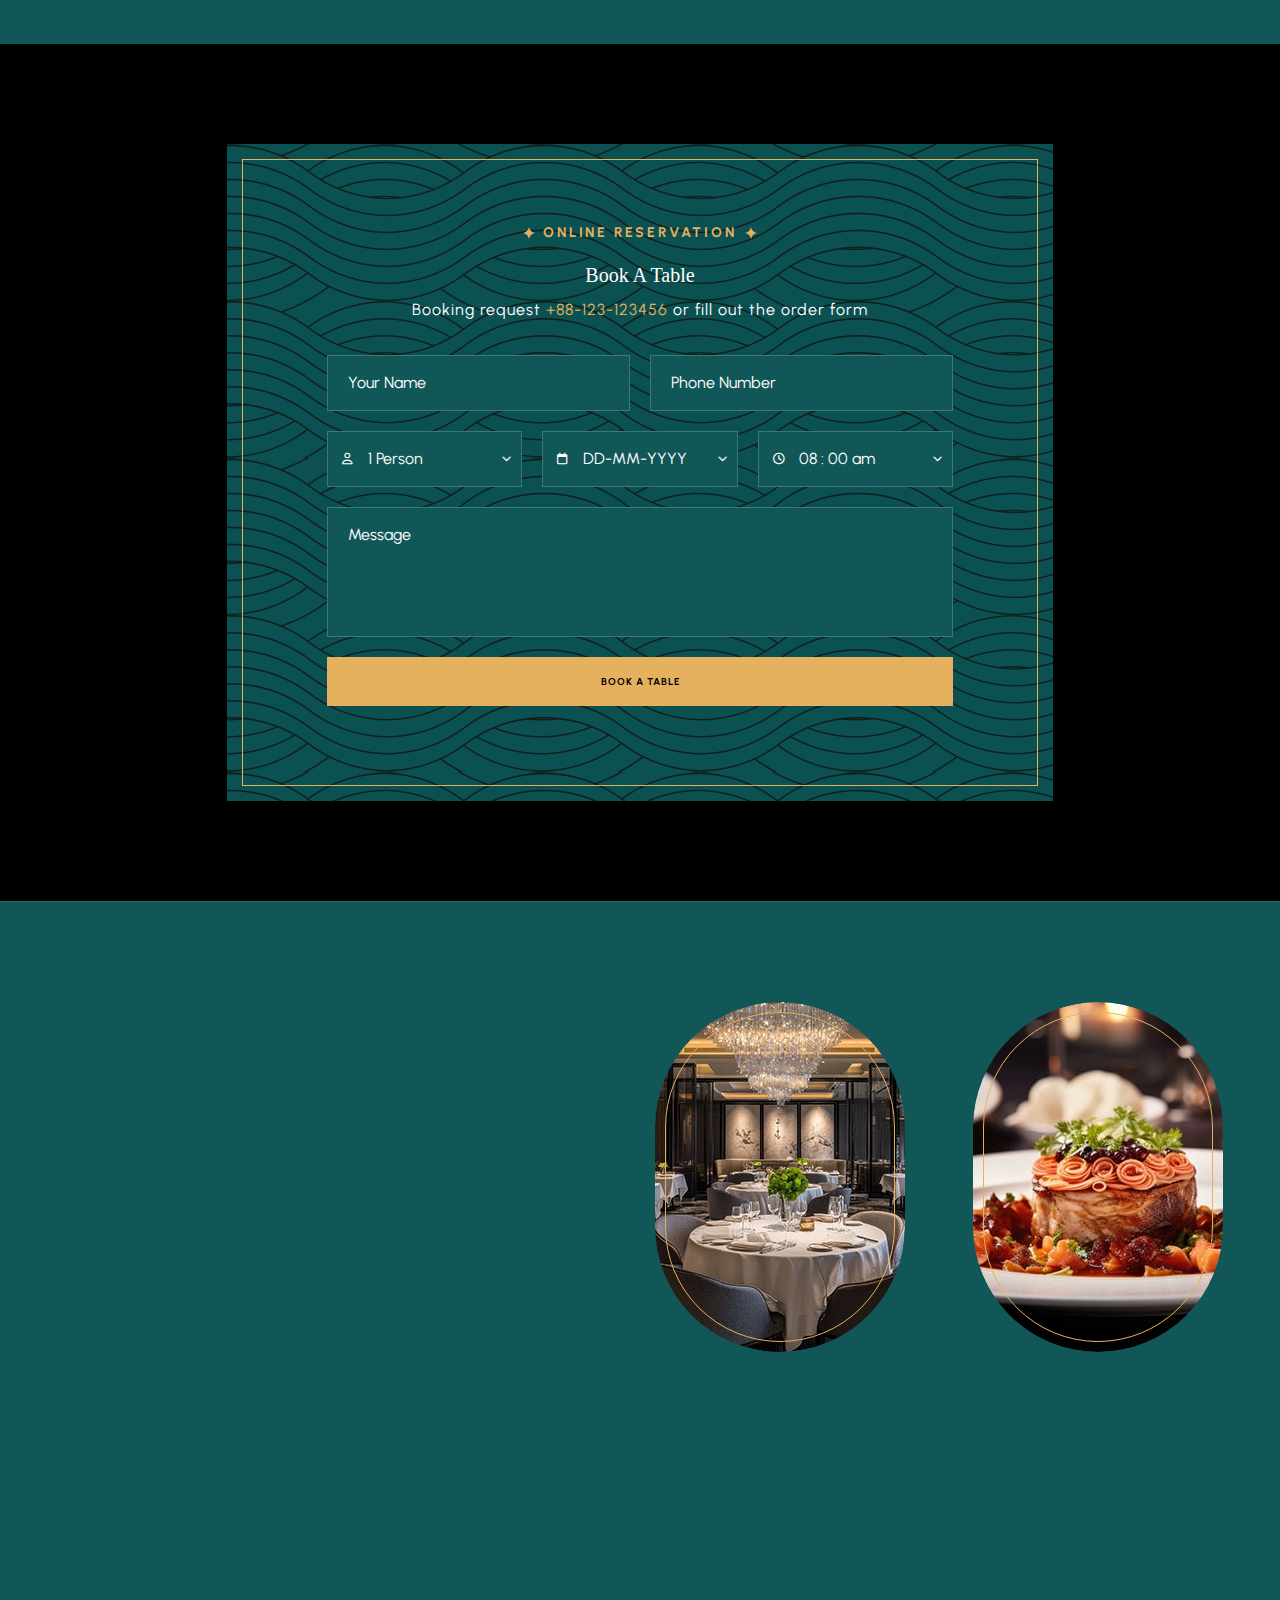
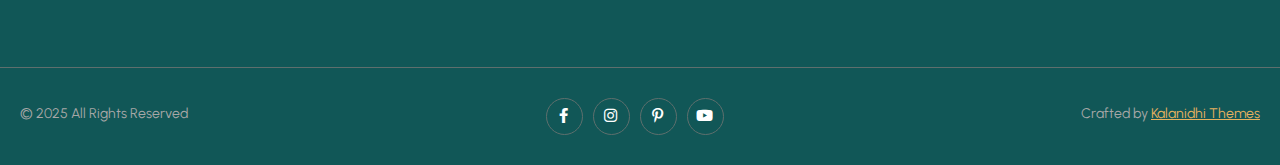
<file: menu-list-4.html>
<!DOCTYPE html>
<html lang="en">
<head>
<meta charset="utf-8">
<title>Restoria - Restaurants HTML Template - Menus List</title>
<!-- Stylesheets -->
<link href="css/bootstrap.css" rel="stylesheet">
<link href="css/style.css" rel="stylesheet">
<link rel="shortcut icon" href="images/favicon.png" type="image/x-icon">
<link rel="icon" href="images/favicon.png" type="image/x-icon">
<!-- Responsive -->
<meta http-equiv="X-UA-Compatible" content="IE=edge">
<meta name="viewport" content="width=device-width, initial-scale=1.0, maximum-scale=1.0, user-scalable=0">
<link href="css/responsive.css" rel="stylesheet">

</head>

<body>
  <div class="page-wrapper"> 
  
    <!-- Preloader -->
    <div class="loader-wrap">
        <div class="preloader">
            <div class="preloader-close">x</div>
            <div id="handle-preloader" class="handle-preloader">
                <div class="animation-preloader">
                    <div class="spinner"></div>
                    <div class="txt-loading">
                        <span data-text-preloader="R" class="letters-loading">
                            R
                        </span>
                        <span data-text-preloader="E" class="letters-loading">
                            E
                        </span>
                        <span data-text-preloader="S" class="letters-loading">
                            S
                        </span>
                        <span data-text-preloader="T" class="letters-loading">
                            T
                        </span>
                        <span data-text-preloader="O" class="letters-loading">
                            O
                        </span>
                        <span data-text-preloader="R" class="letters-loading">
                            R
                        </span>
                        <span data-text-preloader="I" class="letters-loading">
                            I
                        </span>
                        <span data-text-preloader="A" class="letters-loading">
                            A
                        </span>
                    </div>
                </div>  
            </div>
        </div>
    </div>
    <!-- Preloader End -->

    <!-- Main Header-->
    <header class="main-header">
        <div class="header-top">
            <div class="auto-container">
                <div class="inner clearfix">
                    <div class="top-left clearfix">
                        <ul class="top-info clearfix">
                            <li><i class="icon far fa-map-marker-alt"></i> Restoria, Arrondissement, Paris 9578</li>
                            <li><i class="icon far fa-clock"></i> Daily : 8.00 am to 10.00 pm</li>
                        </ul>
                    </div>
                    <div class="top-right clearfix">
                        <ul class="top-info clearfix">
                            <li><a href="tel:+11234567890"><i class="icon far fa-phone"></i> +1 123 456 7890</a></li>
                            <li><a href="mailto:booking@restaurant.com"><i class="icon far fa-envelope"></i> booking@restaurant.com</a></li>
                        </ul>
                    </div>
                </div>
            </div>
        </div>
        <!-- Header Upper -->
        <div class="header-upper">        
            <div class="auto-container">
                <!-- Main Box -->
                <div class="main-box clearfix">
                    <!--Logo-->
                    <div class="logo-box">
                         <div class="logo"><a href="index.html" title="Restoria - Restaurants HTML Template"><img src="images/logo.png" alt="image" title="Restoria - Restaurants HTML Template"></a></div>
                    </div>

                    <div class="nav-box clearfix">
                        <!--Nav Outer-->
                        <div class="nav-outer clearfix">         
                            <nav class="main-menu">
                                <ul class="navigation clearfix">
                                    <li class="dropdown current"><a href="menu-list-4.html#">Home</a>
                                        <ul>
                                            <li><a href="index.html">Home 1 - Minimal Hero</a></li>
                                            <li><a href="../Restoria-2-Standard-Hero/index.html">Home 2 - Standard Hero</a></li>
                                            <li><a href="../Restoria-3-Video-Hero/index.html">Home 3 - Video Hero</a></li>
                                            <li><a href="../Restoria-4-Category-Hero/index.html">Home 4 - Category Hero</a></li>
                                            <li><a href="../Restoria-5-Rollingimages-Hero-Center-Header/index.html">Home 5 - Rolling Images</a></li>
                                        </ul>
                                    </li>
                                    <li class="current dropdown has-mega-menu"><a href="menu-list-1.html">Menus</a>
                                        <ul>
                                            <li>
                                                <div class="mega-menu">
                                                    <div class="menu-inner">
                                                        <div class="auto-container">
                                                            <div class="row clearfix">
                                                                <div class="menu-block col-lg-3 col-md-6 col-sm-6">
                                                                    <div class="image"><a href="menu-list-1.html"><img src="images/resource/menu-1-thumb.jpg" alt="image"></a></div>
                                                                    <div class="title"><a href="menu-list-1.html">Menu list 1</a></div>
                                                                </div>
                                                                <div class="menu-block col-lg-3 col-md-6 col-sm-6">
                                                                    <div class="image"><a href="menu-list-2.html"><img src="images/resource/menu-2-thumb.jpg" alt="image"></a></div>
                                                                    <div class="title"><a href="menu-list-2.html">Menu list 2</a></div>
                                                                </div>
                                                                <div class="menu-block col-lg-3 col-md-6 col-sm-6">
                                                                    <div class="image"><a href="menu-list-3.html"><img src="images/resource/menu-3-thumb.jpg" alt="image"></a></div>
                                                                    <div class="title"><a href="menu-list-3.html">Menu list 3</a></div>
                                                                </div>
                                                                <div class="menu-block col-lg-3 col-md-6 col-sm-6">
                                                                    <div class="image"><a href="menu-list-4.html"><img src="images/resource/menu-4-thumb.jpg" alt="image"></a></div>
                                                                    <div class="title"><a href="menu-list-4.html">Menu list 4</a></div>
                                                                </div>
                                                            </div>
                                                        </div>
                                                    </div>
                                                </div>
                                            </li>
                                        </ul>
                                    </li>
                                    <li><a href="about.html">About Us</a></li>
                                    <li><a href="our-chef.html">Our chefs</a></li>
                                    <li class="dropdown"><a href="menu-list-4.html#">Pages</a>
                                        <ul>
                                            <li><a href="gallery-masonry.html">Photo Gallery</a></li>
                                            <li><a href="book-table.html">Reservation 1</a></li>
                                            <li><a href="book-table-option2.html">Reservation 2</a></li>
                                            <li><a href="testimonial.html">Testimonial</a></li>
                                            <li><a href="blog-list.html">Blog List</a></li>
                                            <li><a href="blog-single-post.html">Blog Single Post</a></li>
                                            <li><a href="menu-list-4.html#">Dropdown Menu 1</a></li>
                                            <li><a href="menu-list-4.html#">Dropdown Lorem 2</a></li>
                                            <li class="dropdown"><a href="menu-list-4.html#">Dropdown Menu 3</a>
                                                <ul>
                                                    <li><a href="menu-list-4.html#">Dropdown Menu level 2</a></li>
                                                    <li><a href="menu-list-4.html#">Dropdown Menu level 2</a></li>
                                                    <li><a href="menu-list-4.html#">Dropdown Menu Level 2</a></li>
                                                </ul>
                                            </li>
                                            
                                        </ul>
                                    </li>
                                    <li><a href="contact-us.html">Contact</a></li>
                                </ul>
                            </nav>
                            <!-- Main Menu End-->
                        </div>
                        <!--Nav Outer End-->

                        <div class="links-box clearfix">
                            <div class="link link-btn">
                                <a href="book-table.html" class="theme-btn btn-style-one clearfix">
                                    <span class="btn-wrap">
                                        <span class="text-one">find a table</span>
                                        <span class="text-two">find a table</span>
                                    </span>
                                </a>
                            </div>
                            <div class="link info-toggler">
                                <button class="info-btn">
                                    <span class="hamburger">
                                        <span class="top-bun"></span>
                                        <span class="meat"></span>
                                        <span class="bottom-bun"></span>
                                    </span>
                                </button>
                            </div>
                        </div>

                        <!-- Hidden Nav Toggler -->
                        <div class="nav-toggler">
                            <button class="hidden-bar-opener">
                                <span class="hamburger">
                                    <span class="top-bun"></span>
                                    <span class="meat"></span>
                                    <span class="bottom-bun"></span>
                                </span>
                            </button>
                        </div>

                    </div>

                </div>
            </div>
        </div>
    </header>
    <!--End Main Header -->

    <!--Menu Backdrop-->
    <div class="menu-backdrop"></div>

    <!-- Hidden Navigation Bar -->
    <section class="hidden-bar">
        <!-- Hidden Bar Wrapper -->
        <div class="inner-box">
            <div class="cross-icon hidden-bar-closer"><span class="far fa-close"></span></div>
            <div class="logo-box"><a href="index.html" title="Restoria - Restaurants HTML Template"><img src="images/resource/sidebar-logo.png" alt="image" title="Restoria - Restaurants HTML Template"></a></div>
            
            <!-- .Side-menu -->
            <div class="side-menu">
                 <ul class="navigation clearfix">
                    <li class="dropdown"><a href="menu-list-4.html#">Home</a>
                        <ul>
                            <li><a href="index.html">Home 1 - Minimal Hero</a></li>
                            <li><a href="../Restoria-2-Standard-Hero/index.html">Home 2 - Standard Hero</a></li>
                            <li><a href="../Restoria-3-Video-Hero/index.html">Home 3 - Video Hero</a></li>
                            <li><a href="../Restoria-4-Category-Hero/index.html">Home 4 - Category Hero</a></li>
                            <li><a href="../Restoria-5-Rollingimages-Hero-Center-Header/index.html">Home 5 - Rolling Images</a></li>
                        </ul>
                    </li>
                    <li class="current dropdown"><a href="menu-list-1.html">Menus</a>
                        <ul>
                            <li><a href="menu-list-1.html">Menu List 1</a></li>
                            <li><a href="menu-list-2.html">Menu List 2</a></li>
                            <li><a href="menu-list-3.html">Menu List 3</a></li>
                            <li><a href="menu-list-4.html">Menu List 4</a></li>
                        </ul>
                    </li>
                    <li><a href="about.html">About Us</a></li>
                    <li><a href="our-chef.html">Our chefs</a></li>
                    <li class="dropdown"><a href="menu-list-4.html#">Pages</a>
                        <ul>
                            <li><a href="gallery-masonry.html">Photo Gallery</a></li>
                            <li><a href="book-table.html">Reservation 1</a></li>
                            <li><a href="book-table-option2.html">Reservation 2</a></li>
                            <li><a href="testimonial.html">Testimonial</a></li>
                            <li><a href="blog-list.html">Blog List</a></li>
                            <li><a href="blog-single-post.html">Blog Single Post</a></li>
                            <li><a href="menu-list-4.html#">Dropdown Menu 1</a></li>
                            <li><a href="menu-list-4.html#">Dropdown Lorem 2</a></li>
                            <li class="dropdown"><a href="menu-list-4.html#">Dropdown Menu 3</a>
                                <ul>
                                    <li><a href="menu-list-4.html#">Dropdown Menu level 2</a></li>
                                    <li><a href="menu-list-4.html#">Dropdown Menu level 2</a></li>
                                    <li><a href="menu-list-4.html#">Dropdown Menu Level 2</a></li>
                                </ul>
                            </li>
                        </ul>
                    </li>
                    <li><a href="contact-us.html">Contact</a></li>
                </ul>
            </div><!-- /.Side-menu -->
        
        </div><!-- / Hidden Bar Wrapper -->
    </section>
    <!-- / Hidden Bar -->

    <!--Info Back Drop-->
    <div class="info-back-drop"></div>
    
    <!-- Hidden Bar -->
    <section class="info-bar">
        <div class="inner-box">
            <div class="cross-icon"><span class="far fa-close"></span></div>
            <div class="image-box"><img src="images/resource/sidebar-image.jpg" alt="image" title=""></div>
            <div class="logo-box"><a href="index.html" title="Restoria - Restaurants HTML Template"><img src="images/resource/sidebar-logo.png" alt="image" title="Restoria - Restaurants HTML Template"></a></div>

            <h5>Visit Us</h5>
            <ul class="info">
                <li>Restoria, Arrondissement, <br> Paris 9578</li>
                <li> <span class="ib-ttl"> Lunch Time </span>- 10.00 am – 3:30 pm </li>
                <li><span class="ib-ttl"> Dinner Time</span> - 08.00 pm – 10:30 pm</li>
                <li><a href="mailto:booking@domainame.com">booking@domainame.com</a></li>
            </ul>
            <div class="booking-info">
                <div class="bk-no"><a href="tel:+88-123-123456">Booking: +88-123-123456</a></div>
            </div>
        </div>
    </section>
    <!--End Hidden Bar -->

    <!-- Inner Banner Section -->
    <section class="inner-banner">
        <div class="image-layer" style="background-image: url(images/background/banner-image-2.jpg);"></div>
        <div class="auto-container">
            <div class="inner">
                <h1>Menu Style 4</h1>
                <div class="sub_text"> <p> A taste of perfection in every dish - <span class="primary-color"> fine dining with a modern twist.</span></p> </div>
            </div>
        </div>
    </section>
    <!--End Banner Section -->

    <!--Menu Section-->
    <section class="menu-section section-kt">
        <div class="auto-container">
            <div class="title-box centered">
                <div class="subtitle"><span>Special Fine Dine</span></div>
                <h2>Delicious Menu</h2>
            </div>

            <div class="tabs-box menu-tabs">
                <div class="buttons">
                    <ul class="tab-buttons clearfix">
                        <li class="tab-btn active-btn" data-tab="#tab-1"><span>Starter</span></li>
                        <li class="tab-btn" data-tab="#tab-2"><span>Main Dishes</span></li>
                        <li class="tab-btn" data-tab="#tab-3"><span>Desserts</span></li>
                        <li class="tab-btn" data-tab="#tab-4"><span>WINES</span></li>
                    </ul>
                </div>
                <div class="tabs-content">
                    <!--Tab-->
                    <div class="tab active-tab" id="tab-1">
                        <div class="row clearfix">
                            <div class="menu-col col-xl-6 col-lg-12 col-md-12 col-sm-12">
                                <div class="inner">
                                    <!--Block-->
                                    <div class="dish-block">
                                        <div class="inner-box">
                                            <div class="dish-image"><a href="menu-list-4.html#"><img src="images/resource/menu-image-1.png" alt="image"></a></div>
                                            <div class="title clearfix"><div class="ttl clearfix"><h6><a href="menu-list-4.html#">Stuffed Mushrooms</a></h6></div> <span class="menu-list-line"> </span> <div class="price"><span>$25.50</span></div></div>
                                            <div class="text desc"><a href="menu-list-4.html#">flavorful, filled with panko bread crumbs, pine nuts, parsley, sun-dried tomatoes, and cheese.</a></div>
                                        </div>
                                    </div>
                                    <!--Block-->
                                    <div class="dish-block">
                                        <div class="inner-box">
                                            <div class="dish-image"><a href="menu-list-4.html#"><img src="images/resource/menu-image-2.png" alt="image"></a></div>
                                            <div class="title clearfix"><div class="ttl clearfix"><h6><a href="menu-list-4.html#">Jalapeno Poppers <span class="s-info">New</span></a></h6></div> <span class="menu-list-line"> </span> <div class="price"><span>$40.00</span></div></div>
                                            <div class="text desc"><a href="menu-list-4.html#">Greek yogurt filling instead of a traditional cream cheese one.</a></div>
                                        </div>
                                    </div>
                                    <!--Block-->
                                    <div class="dish-block">
                                        <div class="inner-box">
                                            <div class="dish-image"><a href="menu-list-4.html#"><img src="images/resource/menu-image-3.png" alt="image"></a></div>
                                            <div class="title clearfix"><div class="ttl clearfix"><h6><a href="menu-list-4.html#">Caprese Skewers</a></h6></div> <span class="menu-list-line"> </span> <div class="price"><span>$10.00</span></div></div>
                                            <div class="text desc"><a href="menu-list-4.html#">Drizzle these colorful skewers with an easy balsamic for a pop of sweet flavor.</a></div>
                                        </div>
                                    </div>
                                    <!--Block-->
                                    <div class="dish-block">
                                        <div class="inner-box">
                                            <div class="dish-image"><a href="menu-list-4.html#"><img src="images/resource/menu-image-4.png" alt="image"></a></div>
                                            <div class="title clearfix"><div class="ttl clearfix"><h6><a href="menu-list-4.html#">Greek Salad</a></h6></div> <span class="menu-list-line"> </span> <div class="price"><span>$10.00</span></div></div>
                                            <div class="text desc"><a href="menu-list-4.html#">Tomatoes, green bell pepper, sliced cucumber onion, olives, and feta cheese.</a></div>
                                        </div>
                                    </div>

                                </div>
                            </div>
                            <div class="menu-col img-col col-xl-6 col-lg-12 col-md-12 col-sm-12">
                                <div class="inner">
                                    <div class="image"><img src="images/resource/menus-1.jpg" alt="image"></div>
                                </div>
                            </div>
                        </div>
                    </div>
                    <!--Tab-->
                    <div class="tab" id="tab-2">
                        <div class="row clearfix">
                            <div class="menu-col col-lg-6 col-md-12 col-sm-12">
                                <div class="inner">
                                    <!--Block-->
                                    <div class="dish-block">
                                        <div class="inner-box">
                                            <div class="dish-image"><a href="menu-list-4.html#"><img src="images/resource/menu-image-5.png" alt="image"></a></div>
                                            <div class="title clearfix"><div class="ttl clearfix"><h6><a href="menu-list-4.html#">Greek Salad</a></h6></div> <span class="menu-list-line"> </span> <div class="price"><span>$25.50</span></div></div>
                                            <div class="text desc"><a href="menu-list-4.html#">Tomatoes, green bell pepper, sliced cucumber onion, olives, and feta cheese.</a></div>
                                        </div>
                                    </div>
                                    <!--Block-->
                                    <div class="dish-block">
                                        <div class="inner-box">
                                            <div class="dish-image"><a href="menu-list-4.html#"><img src="images/resource/menu-image-6.png" alt="image"></a></div>
                                            <div class="title clearfix"><div class="ttl clearfix"><h6><a href="menu-list-4.html#">Lasagne <span class="s-info">SEASONAL</span></a></h6></div> <span class="menu-list-line"> </span> <div class="price"><span>$40.00</span></div></div>
                                            <div class="text desc"><a href="menu-list-4.html#">Vegetables, cheeses, ground meats, tomato sauce, seasonings and spices</a></div>
                                        </div>
                                    </div>
                                    <!--Block-->
                                    <div class="dish-block">
                                        <div class="inner-box">
                                            <div class="dish-image"><a href="menu-list-4.html#"><img src="images/resource/menu-image-7.png" alt="image"></a></div>
                                            <div class="title clearfix"><div class="ttl clearfix"><h6><a href="menu-list-4.html#">Butternut Pumpkin</a></h6></div> <span class="menu-list-line"> </span>  <div class="price"><span>$10.00</span></div></div>
                                            <div class="text desc"><a href="menu-list-4.html#">Typesetting industry lorem Lorem Ipsum is simply dummy text of the priand.</a></div>
                                        </div>
                                    </div>
                                    <!--Block-->
                                    <div class="dish-block">
                                        <div class="inner-box">
                                            <div class="dish-image"><a href="menu-list-4.html#"><img src="images/resource/menu-image-8.png" alt="image"></a></div>
                                            <div class="title clearfix"><div class="ttl clearfix"><h6><a href="menu-list-4.html#">Butternut Pumpkin</a></h6></div> <span class="menu-list-line"> </span>  <div class="price"><span>$10.00</span></div></div>
                                            <div class="text desc"><a href="menu-list-4.html#">Typesetting industry lorem Lorem Ipsum is simply dummy text of the priand.</a></div>
                                        </div>
                                    </div>
                                </div>
                            </div>
                            <div class="menu-col img-col col-lg-6 col-md-12 col-sm-12">
                                <div class="inner">
                                    <div class="image"><img src="images/resource/menus-2.jpg" alt="image"></div>
                                </div>
                            </div>
                        </div>
                    </div>
                    <!--Tab-->
                    <div class="tab" id="tab-3">
                        <div class="row clearfix">
                            <div class="menu-col col-lg-6 col-md-12 col-sm-12">
                                <div class="inner">
                                    <!--Block-->
                                    <div class="dish-block">
                                        <div class="inner-box">
                                            <div class="dish-image"><a href="menu-list-4.html#"><img src="images/resource/menu-image-9.png" alt="image"></a></div>
                                            <div class="title clearfix"><div class="ttl clearfix"><h6><a href="menu-list-4.html#">Chocolate mousse</a></h6></div> <span class="menu-list-line"> </span>  <div class="price"><span>$25.50</span></div></div>
                                            <div class="text desc"><a href="menu-list-4.html#">Tomatoes, green bell pepper, sliced cucumber onion, olives, and feta cheese.</a></div>
                                        </div>
                                    </div>
                                    <!--Block-->
                                    <div class="dish-block">
                                        <div class="inner-box">
                                            <div class="dish-image"><a href="menu-list-4.html#"><img src="images/resource/menu-image-10.png" alt="image"></a></div>
                                            <div class="title clearfix"><div class="ttl clearfix"><h6><a href="menu-list-4.html#">Pavlova <span class="s-info">new</span></a></h6></div> <span class="menu-list-line"> </span>  <div class="price"><span>$40.00</span></div></div>
                                            <div class="text desc"><a href="menu-list-4.html#">Vegetables, cheeses, ground meats, tomato sauce, seasonings and spices</a></div>
                                        </div>
                                    </div>
                                    <!--Block-->
                                    <div class="dish-block">
                                        <div class="inner-box">
                                            <div class="dish-image"><a href="menu-list-4.html#"><img src="images/resource/menu-image-11.png" alt="image"></a></div>
                                            <div class="title clearfix"><div class="ttl clearfix"><h6><a href="menu-list-4.html#">Apple crumble</a></h6></div> <span class="menu-list-line"> </span>  <div class="price"><span>$10.00</span></div></div>
                                            <div class="text desc"><a href="menu-list-4.html#">Typesetting industry lorem Lorem Ipsum is simply dummy text of the priand.</a></div>
                                        </div>
                                    </div>
                                    <!--Block-->
                                    <div class="dish-block">
                                        <div class="inner-box">
                                            <div class="dish-image"><a href="menu-list-4.html#"><img src="images/resource/menu-image-12.png" alt="image"></a></div>
                                            <div class="title clearfix"><div class="ttl clearfix"><h6><a href="menu-list-4.html#">Crème BrUlEe</a></h6></div> <span class="menu-list-line"> </span>  <div class="price"><span>$10.00</span></div></div>
                                            <div class="text desc"><a href="menu-list-4.html#">Typesetting industry lorem Lorem Ipsum is simply dummy text of the priand.</a></div>
                                        </div>
                                    </div>
                                </div>
                            </div>
                            <div class="menu-col img-col col-lg-6 col-md-12 col-sm-12">
                                <div class="inner">
                                    <div class="image"><img src="images/resource/menus-desert.jpg" alt="image"></div>
                                </div>
                            </div>
                        </div>
                    </div>
                    <!--Tab-->
                    <div class="tab" id="tab-4">
                        <div class="row clearfix">
                            <div class="menu-col col-lg-6 col-md-12 col-sm-12">
                                <div class="inner">
                                    <!--Block-->
                                    <div class="dish-block">
                                        <div class="inner-box">
                                            <div class="dish-image"><a href="menu-list-4.html#"><img src="images/resource/drink-1.png" alt="image"></a></div>
                                            <div class="title clearfix"><div class="ttl clearfix"><h6><a href="menu-list-4.html#">Black Wine</a></h6></div> <span class="menu-list-line"> </span>  <div class="price"><span>$25.50</span></div></div>
                                            <div class="text desc"><a href="menu-list-4.html#">Tomatoes, green bell pepper, sliced cucumber onion, olives, and feta cheese.</a></div>
                                        </div>
                                    </div>
                                    <!--Block-->
                                    <div class="dish-block">
                                        <div class="inner-box">
                                            <div class="dish-image"><a href="menu-list-4.html#"><img src="images/resource/drink-2.png" alt="image"></a></div>
                                            <div class="title clearfix"><div class="ttl clearfix"><h6><a href="menu-list-4.html#">La Marca <span class="s-info">SEASONAL</span></a></h6></div> <span class="menu-list-line"> </span>  <div class="price"><span>$40.00</span></div></div>
                                            <div class="text desc"><a href="menu-list-4.html#">Vegetables, cheeses, ground meats, tomato sauce, seasonings and spices</a></div>
                                        </div>
                                    </div>
                                    <!--Block-->
                                    <div class="dish-block">
                                        <div class="inner-box">
                                            <div class="dish-image"><a href="menu-list-4.html#"><img src="images/resource/drink-3.png" alt="image"></a></div>
                                            <div class="title clearfix"><div class="ttl clearfix"><h6><a href="menu-list-4.html#">Crawford Sauvignon</a></h6></div> <span class="menu-list-line"> </span>  <div class="price"><span>$10.00</span></div></div>
                                            <div class="text desc"><a href="menu-list-4.html#">Typesetting industry lorem Lorem Ipsum is simply dummy text of the priand.</a></div>
                                        </div>
                                    </div>
                                    <!--Block-->
                                    <div class="dish-block">
                                        <div class="inner-box">
                                            <div class="dish-image"><a href="menu-list-4.html#"><img src="images/resource/drink-4.png" alt="image"></a></div>
                                            <div class="title clearfix"><div class="ttl clearfix"><h6><a href="menu-list-4.html#">Vineyard Cabernet</a></h6></div> <span class="menu-list-line"> </span>  <div class="price"><span>$10.00</span></div></div>
                                            <div class="text desc"><a href="menu-list-4.html#">Typesetting industry lorem Lorem Ipsum is simply dummy text of the priand.</a></div>
                                        </div>
                                    </div>
                                </div>
                            </div>
                            <div class="menu-col img-col col-lg-6 col-md-12 col-sm-12">
                                <div class="inner">
                                    <div class="image"><img src="images/resource/menus-wine.jpg" alt="image"></div>
                                </div>
                            </div>
                        </div>
                    </div>
                </div>
            </div>

            <div class="open-timing">
                <div class="hours">During winter daily from <span class="theme_color">7:00 pm</span> to <span class="theme_color">9:00 pm</span></div>
                <div class="link-box">
                    <a href="menu-list-1.html" class="theme-btn btn-style-two clearfix">
                        <span class="btn-wrap">
                            <span class="text-one">view all menu</span>
                            <span class="text-two">view all menu</span>
                        </span>
                    </a>
                </div>
            </div>
        </div>
    </section>

    <!--Reservation Section-->
    <section class="reserve-section style-two section-kt">
        <div class="image-layer" style="background-image: url(images/background/image-10.jpg);"></div>
        <div class="auto-container">
            <div class="outer-box">
                <div class="row clearfix">

                    <div class="reserv-col col-lg-8 col-md-12 col-sm-12 mx-auto">
                        <div class="inner">
                            <div class="title-box centered">
                                <div class="subtitle"><span>Online reservation</span></div>
                                <h2>Book A Table</h2>
                                <div class="request-info">Booking request <a href="menu-list-4.html#">+88-123-123456</a> or fill out the order form</div>
                            </div>
                            <div class="default-form reservation-form">
                                <form method="post" action="index.html">
                                    <div class="row clearfix">
                                        <div class="form-group col-lg-6 col-md-6 col-sm-12">
                                            <div class="field-inner">
                                                <input type="text" name="fieldname" value="" placeholder="Your Name" required>
                                            </div>
                                        </div>
                                        <div class="form-group col-lg-6 col-md-6 col-sm-12">
                                            <div class="field-inner">
                                                <input type="text" name="fieldname" value="" placeholder="Phone Number" required>
                                            </div>
                                        </div>
                                        <div class="form-group col-lg-4 col-md-6 col-sm-12">
                                            <div class="field-inner">
                                                <span class="alt-icon far fa-user"></span>
                                                <select class="l-icon">
                                                    <option>1 Person</option>
                                                    <option>2 Person</option>
                                                    <option>3 Person</option>
                                                    <option>4 Person</option>
                                                    <option>5 Person</option>
                                                    <option>6 Person</option>
                                                    <option>7 Person</option>
                                                </select>
                                                <span class="arrow-icon far fa-angle-down"></span>
                                            </div>
                                        </div>
                                        <div class="form-group col-lg-4 col-md-6 col-sm-12">
                                            <div class="field-inner">
                                                <span class="alt-icon far fa-calendar"></span>
                                                <input class="l-icon datepicker" type="text" name="fieldname" value="" placeholder="DD-MM-YYYY" required readonly>
                                                <span class="arrow-icon far fa-angle-down"></span>
                                            </div>
                                        </div>
                                        <div class="form-group col-lg-4 col-md-12 col-sm-12">
                                            <div class="field-inner">
                                                <span class="alt-icon far fa-clock"></span>
                                                <select class="l-icon">
                                                    <option>08 : 00 am</option>
                                                    <option>09 : 00 am</option>
                                                    <option>10 : 00 am</option>
                                                    <option>11 : 00 am</option>
                                                    <option>12 : 00 pm</option>
                                                    <option>01 : 00 pm</option>
                                                    <option>02 : 00 pm</option>
                                                    <option>03 : 00 pm</option>
                                                    <option>04 : 00 pm</option>
                                                    <option>05 : 00 pm</option>
                                                    <option>06 : 00 pm</option>
                                                    <option>07 : 00 pm</option>
                                                    <option>08 : 00 pm</option>
                                                    <option>09 : 00 pm</option>
                                                    <option>10 : 00 pm</option>
                                                </select>
                                                <span class="arrow-icon far fa-angle-down"></span>
                                            </div>
                                        </div>
                                        <div class="form-group col-lg-12 col-md-12 col-sm-12">
                                            <div class="field-inner">
                                                <textarea name="fieldname" placeholder="Message" required></textarea>
                                            </div>
                                        </div>
                                        <div class="form-group col-lg-12 col-md-12 col-sm-12">
                                            <div class="field-inner">
                                                <button type="submit" class="theme-btn btn-style-one clearfix">
                                                    <span class="btn-wrap">
                                                        <span class="text-one">book a table</span>
                                                        <span class="text-two">book a table</span>
                                                    </span>
                                                </button>
                                            </div>
                                        </div>
                                    </div>
                                </form>
                            </div>
                        </div>
                    </div>
                </div>

            </div>
        </div>
    </section>

    <!--Main Footer-->
    <footer class="main-footer">
        <div class="upper-section section-kt">
            <div class="auto-container">
                <div class="row clearfix">
                    <!--Footer Col-->
                    <div class="footer-col info-col col-lg-6 col-md-12 col-sm-12">
                        <div class="inner wow fadeInUp" data-wow-delay="0ms" data-wow-duration="1500ms">
                            <div class="content">
                                <div class="logo"><a href="index.html" title="Restoria - Restaurants HTML Template"><img src="images/logo.png" alt="image" title="Restoria - Restaurants HTML Template"></a></div>
                                <div class="info">
                                    <h6>visit us </h6>
                                    <ul>
                                        <li>Restoria, Arrondissement, Paris 9578</li>
                                        <li>Daily - 8.00 am to 10.00 pm</li>
                                        <li><a href="mailto:booking@domainname.com">booking@gmail.com</a></li>
                                        <li><a href="tel:+88-123-123456">Booking Request : +88-123-123456</a></li>
                                        
                                    </ul>
                                </div>
                                <div class="separator"><span> </span> </div>
                                <div class="newsletter">
                                    <h4>Our Newsletter</h4>
                                    <div class="text">Subscribe us & Get 25% Off. Get latest updates.</div>
                                    <div class="newsletter-form">
                                        <form method="post" action="index.html">
                                            <div class="form-group">
                                                <span class="alt-icon far fa-envelope"></span>
                                                <input type="email" name="email" value="" placeholder="Your email" required>
                                                <button type="submit" class="theme-btn btn-style-one clearfix">
                                                    <span class="btn-wrap">
                                                        <span class="text-one">subscribe</span>
                                                        <span class="text-two">subscribe</span>
                                                    </span>
                                                </button>
                                            </div>
                                        </form>
                                    </div>
                                </div>
                            </div>
                        </div>
                    </div>
                    <!--Footer Col-->
                    <div class="footer-col footer-image-col col-lg-3 col-md-6 col-sm-12">
                        <div class="footer-image">
                            <img src="images/resource/footer-img-1.jpg" alt="image">
                        </div>
                    </div>
                    <!--Footer Col-->
                    <div class="footer-col footer-image-col last col-lg-3 col-md-6 col-sm-12">
                        <div class="footer-image">
                            <img src="images/resource/footer-img-2.jpg" alt="image">
                        </div>
                    </div>
                </div>
            </div>
        </div>

        <!-- last footer -->
        <div class="bottom_footer">
        <!-- container start -->
          <div class="auto-container">
            <!-- row start -->
            <div class="row clearfix">
              <div class="col-lg-4 col-md-4 col-sm-12">
                  <p>© 2025 All Rights Reserved</p>
              </div>

              <div class="col-lg-4 col-md-4 col-sm-12">
                <ul class="social_media">
                  <li><a href="https://themeforest.net/user/kalanidhithemes/portfolio" aria-label="facebook page" ><i class="fa-brands fa-facebook-f"></i></a></li>
                  <li><a href="https://www.behance.net/kalanidhithemes" aria-label="twitter page"><i class="fa-brands fa-instagram"></i></a></li>
                  <li><a href="https://themeforest.net/user/kalanidhithemes/portfolio" aria-label="instagram page"><i class="fa-brands fa-pinterest-p"></i></a></li>
                  <li><a href="https://themeforest.net/user/kalanidhithemes/portfolio" aria-label="pinterest page"><i class="fa-brands fa-youtube"></i></a></li>
                </ul>
              </div>

              <div class="col-lg-4 col-md-4 col-sm-12">
                  <p class="developer_text">Crafted by <a href="https://themeforest.net/user/kalanidhithemes/portfolio" target="blank">Kalanidhi Themes</a></p>
              </div>
            </div>
          <!-- row end -->
          </div>
          <!-- container end -->
        </div>
    </footer>

</div>
<!--End pagewrapper--> 

<!--Scroll to top-->
<div class="scroll-to-top scroll-to-target" data-target="html"><span class="icon fa fa-angle-up"></span></div>
<!--[if lt IE 9]><script src="https://cdnjs.cloudflare.com/ajax/libs/html5shiv/3.7.3/html5shiv.js"></script><![endif]--> 

<script src="js/jquery.js"></script>
<script src="js/popper.min.js"></script>
<script src="js/bootstrap.min.js"></script>
<script src="js/jquery-ui.js"></script>
<script src="js/jquery.fancybox.js"></script>
<script src="js/swiper.js"></script>
<script src="js/owl.js"></script>
<script src="js/appear.js"></script>
<script src="js/wow.js"></script>
<script src="js/custom-script.js"></script>
</body>
</html>
</file>
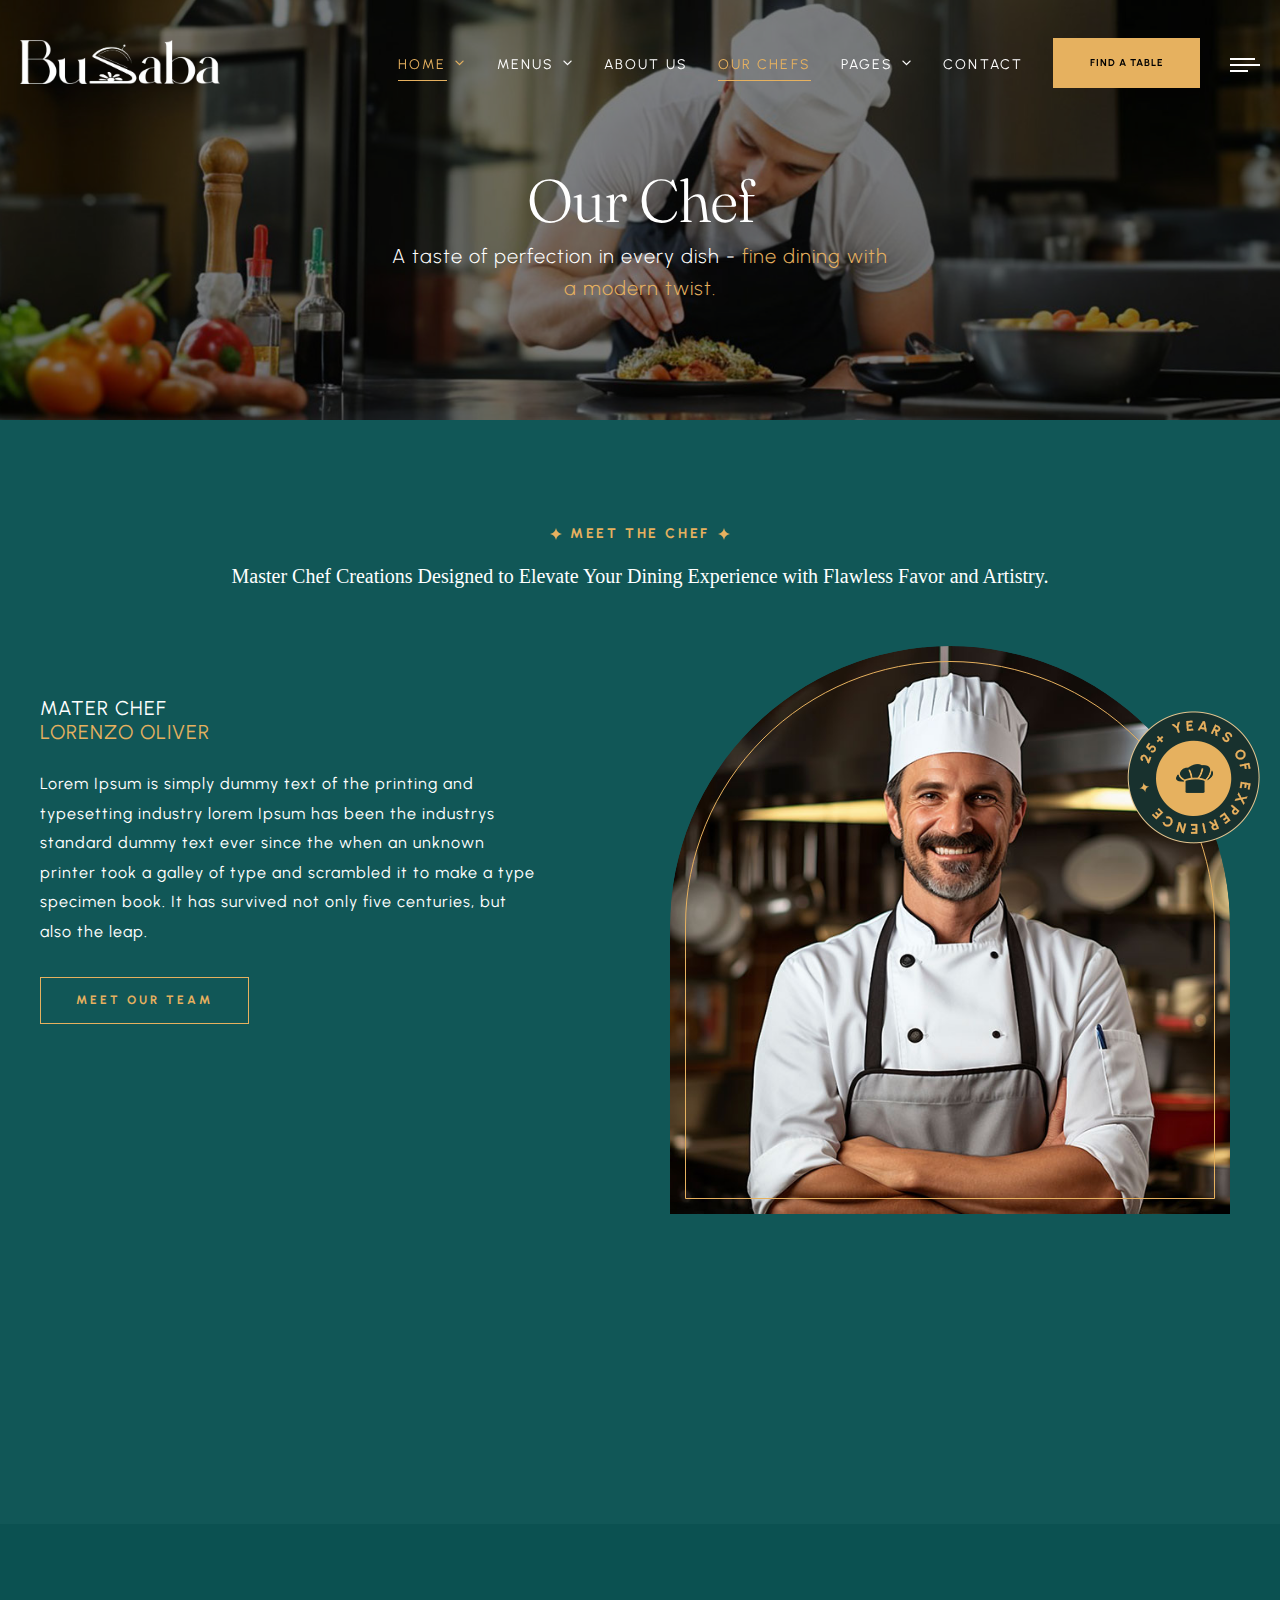
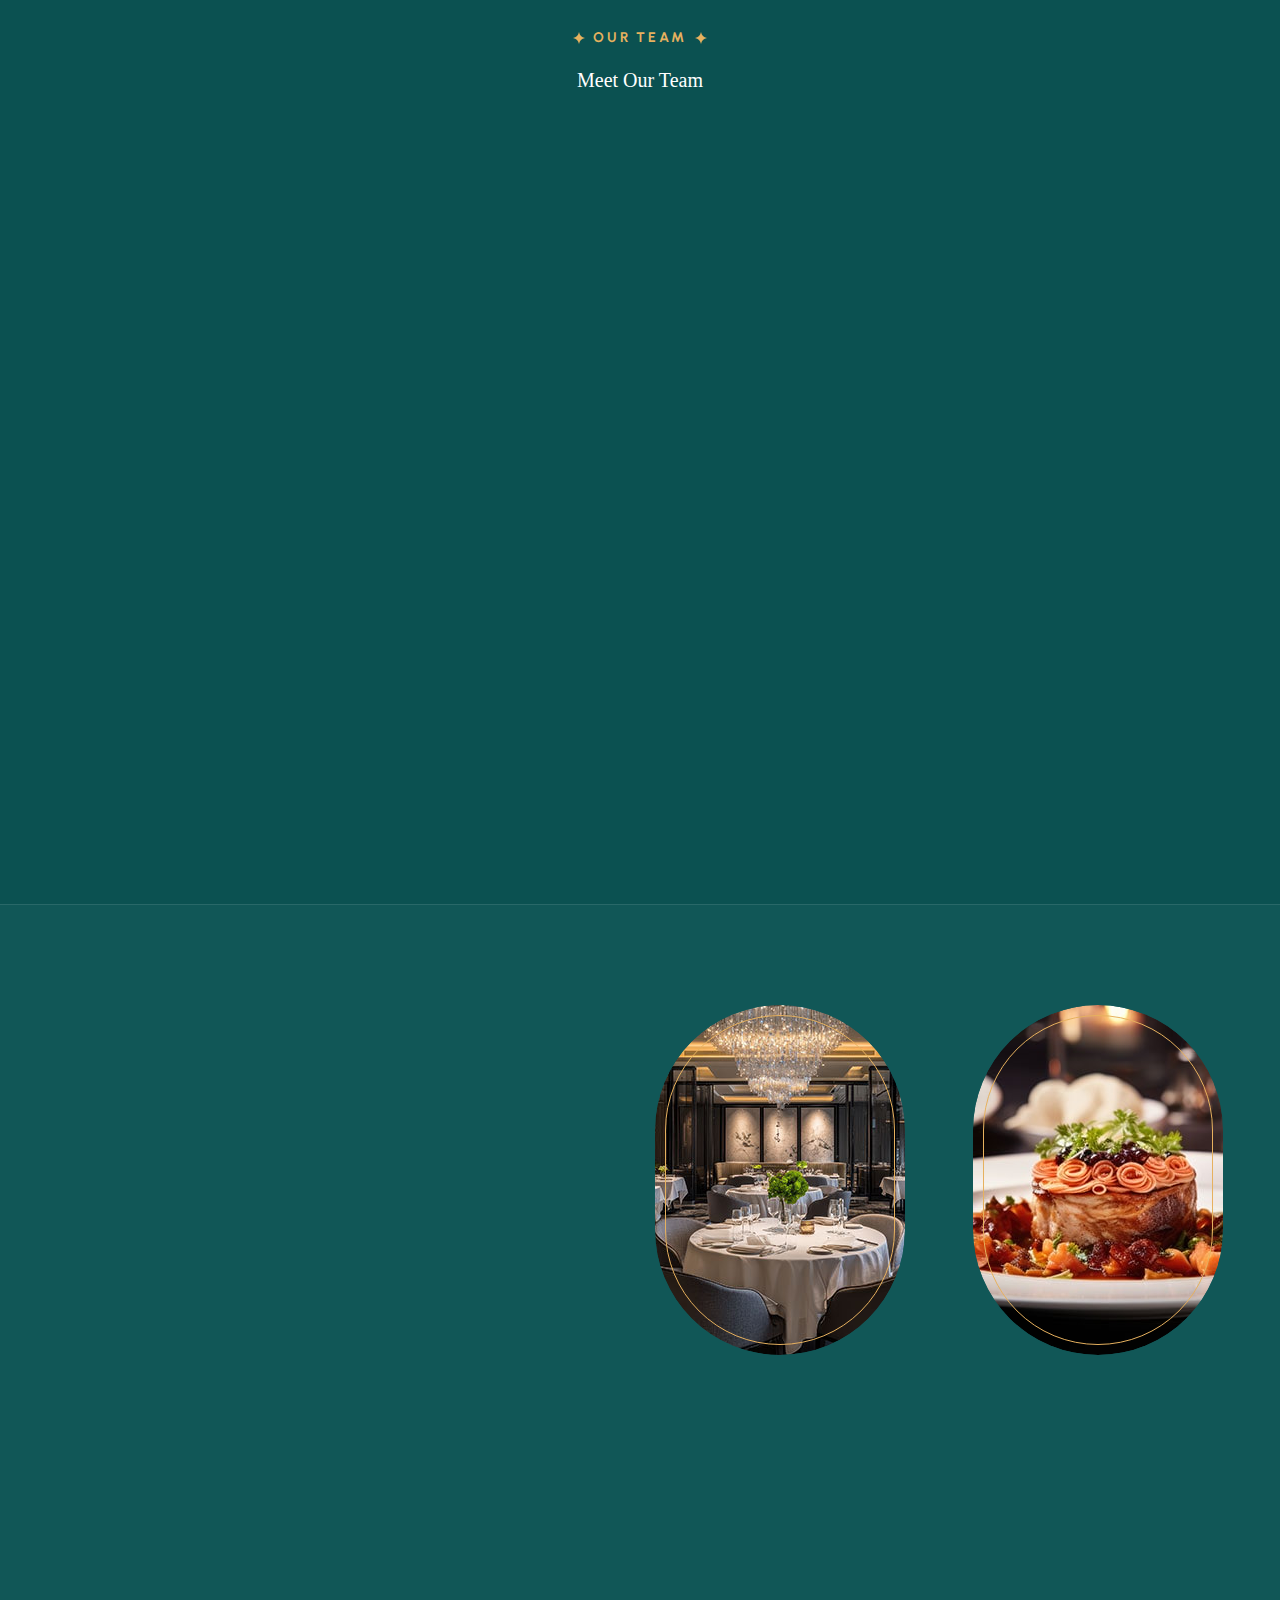
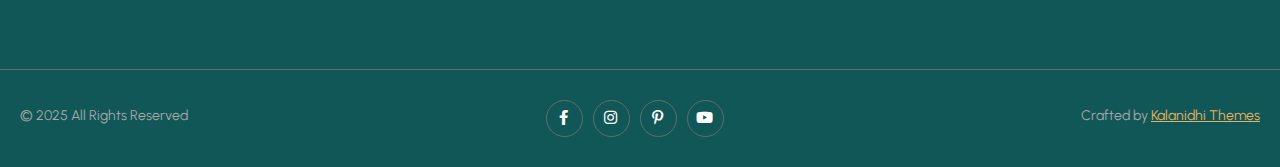
<file: our-chef.html>
<!DOCTYPE html>
<html lang="en">
<head>
<meta charset="utf-8">
<title>Restoria - Restaurants HTML Template - About Us</title>
<!-- Stylesheets -->
<link href="css/bootstrap.css" rel="stylesheet">
<link href="css/style.css" rel="stylesheet">
<link rel="shortcut icon" href="images/favicon.png" type="image/x-icon">
<link rel="icon" href="images/favicon.png" type="image/x-icon">
<!-- Responsive -->
<meta http-equiv="X-UA-Compatible" content="IE=edge">
<meta name="viewport" content="width=device-width, initial-scale=1.0, maximum-scale=1.0, user-scalable=0">
<link href="css/responsive.css" rel="stylesheet">

</head>

<body>
  <div class="page-wrapper"> 
  
    <!-- Preloader -->
    <div class="loader-wrap">
        <div class="preloader">
            <div class="preloader-close">x</div>
            <div id="handle-preloader" class="handle-preloader">
                <div class="animation-preloader">
                    <div class="spinner"></div>
                    <div class="txt-loading">
                        <span data-text-preloader="R" class="letters-loading">
                            R
                        </span>
                        <span data-text-preloader="E" class="letters-loading">
                            E
                        </span>
                        <span data-text-preloader="S" class="letters-loading">
                            S
                        </span>
                        <span data-text-preloader="T" class="letters-loading">
                            T
                        </span>
                        <span data-text-preloader="O" class="letters-loading">
                            O
                        </span>
                        <span data-text-preloader="R" class="letters-loading">
                            R
                        </span>
                        <span data-text-preloader="I" class="letters-loading">
                            I
                        </span>
                        <span data-text-preloader="A" class="letters-loading">
                            A
                        </span>
                    </div>
                </div>  
            </div>
        </div>
    </div>
    <!-- Preloader End -->

    <!-- Main Header-->
    <header class="main-header">
        <div class="header-top">
            <div class="auto-container">
                <div class="inner clearfix">
                    <div class="top-left clearfix">
                        <ul class="top-info clearfix">
                            <li><i class="icon far fa-map-marker-alt"></i> Restoria, Arrondissement, Paris 9578</li>
                            <li><i class="icon far fa-clock"></i> Daily : 8.00 am to 10.00 pm</li>
                        </ul>
                    </div>
                    <div class="top-right clearfix">
                        <ul class="top-info clearfix">
                            <li><a href="tel:+11234567890"><i class="icon far fa-phone"></i> +1 123 456 7890</a></li>
                            <li><a href="mailto:booking@restaurant.com"><i class="icon far fa-envelope"></i> booking@restaurant.com</a></li>
                        </ul>
                    </div>
                </div>
            </div>
        </div>
        <!-- Header Upper -->
        <div class="header-upper">        
            <div class="auto-container">
                <!-- Main Box -->
                <div class="main-box clearfix">
                    <!--Logo-->
                    <div class="logo-box">
                         <div class="logo"><a href="index.html" title="Restoria - Restaurants HTML Template"><img src="images/logo.png" alt="image" title="Restoria - Restaurants HTML Template"></a></div>
                    </div>

                    <div class="nav-box clearfix">
                        <!--Nav Outer-->
                        <div class="nav-outer clearfix">         
                            <nav class="main-menu">
                                <ul class="navigation clearfix">
                                    <li class="dropdown current"><a href="our-chef.html#">Home</a>
                                        <ul>
                                            <li><a href="index.html">Home 1 - Minimal Hero</a></li>
                                            <li><a href="../Restoria-2-Standard-Hero/index.html">Home 2 - Standard Hero</a></li>
                                            <li><a href="../Restoria-3-Video-Hero/index.html">Home 3 - Video Hero</a></li>
                                            <li><a href="../Restoria-4-Category-Hero/index.html">Home 4 - Category Hero</a></li>
                                            <li><a href="../Restoria-5-Rollingimages-Hero-Center-Header/index.html">Home 5 - Rolling Images</a></li>
                                        </ul>
                                    </li>
                                    <li class="dropdown has-mega-menu"><a href="menu-list-1.html">Menus</a>
                                        <ul>
                                            <li>
                                                <div class="mega-menu">
                                                    <div class="menu-inner">
                                                        <div class="auto-container">
                                                            <div class="row clearfix">
                                                                <div class="menu-block col-lg-3 col-md-6 col-sm-6">
                                                                    <div class="image"><a href="menu-list-1.html"><img src="images/resource/menu-1-thumb.jpg" alt="image"></a></div>
                                                                    <div class="title"><a href="menu-list-1.html">Menu list 1</a></div>
                                                                </div>
                                                                <div class="menu-block col-lg-3 col-md-6 col-sm-6">
                                                                    <div class="image"><a href="menu-list-2.html"><img src="images/resource/menu-2-thumb.jpg" alt="image"></a></div>
                                                                    <div class="title"><a href="menu-list-2.html">Menu list 2</a></div>
                                                                </div>
                                                                <div class="menu-block col-lg-3 col-md-6 col-sm-6">
                                                                    <div class="image"><a href="menu-list-3.html"><img src="images/resource/menu-3-thumb.jpg" alt="image"></a></div>
                                                                    <div class="title"><a href="menu-list-3.html">Menu list 3</a></div>
                                                                </div>
                                                                <div class="menu-block col-lg-3 col-md-6 col-sm-6">
                                                                    <div class="image"><a href="menu-list-4.html"><img src="images/resource/menu-4-thumb.jpg" alt="image"></a></div>
                                                                    <div class="title"><a href="menu-list-4.html">Menu list 4</a></div>
                                                                </div>
                                                            </div>
                                                        </div>
                                                    </div>
                                                </div>
                                            </li>
                                        </ul>
                                    </li>
                                    <li><a href="about.html">About Us</a></li>
                                    <li class="current"><a href="our-chef.html">Our chefs</a></li>
                                    <li class="dropdown"><a href="our-chef.html#">Pages</a>
                                        <ul>
                                            <li><a href="gallery-masonry.html">Photo Gallery</a></li>
                                            <li><a href="book-table.html">Reservation 1</a></li>
                                            <li><a href="book-table-option2.html">Reservation 2</a></li>
                                            <li><a href="testimonial.html">Testimonial</a></li>
                                            <li><a href="blog-list.html">Blog List</a></li>
                                            <li><a href="blog-single-post.html">Blog Single Post</a></li>
                                            <li><a href="our-chef.html#">Dropdown Menu 1</a></li>
                                            <li><a href="our-chef.html#">Dropdown Lorem 2</a></li>
                                            <li class="dropdown"><a href="our-chef.html#">Dropdown Menu 3</a>
                                                <ul>
                                                    <li><a href="our-chef.html#">Dropdown Menu level 2</a></li>
                                                    <li><a href="our-chef.html#">Dropdown Menu level 2</a></li>
                                                    <li><a href="our-chef.html#">Dropdown Menu Level 2</a></li>
                                                </ul>
                                            </li>
                                            
                                        </ul>
                                    </li>
                                    <li><a href="contact-us.html">Contact</a></li>
                                </ul>
                            </nav>
                            <!-- Main Menu End-->
                        </div>
                        <!--Nav Outer End-->

                        <div class="links-box clearfix">
                            <div class="link link-btn">
                                <a href="book-table.html" class="theme-btn btn-style-one clearfix">
                                    <span class="btn-wrap">
                                        <span class="text-one">find a table</span>
                                        <span class="text-two">find a table</span>
                                    </span>
                                </a>
                            </div>
                            <div class="link info-toggler">
                                <button class="info-btn">
                                    <span class="hamburger">
                                        <span class="top-bun"></span>
                                        <span class="meat"></span>
                                        <span class="bottom-bun"></span>
                                    </span>
                                </button>
                            </div>
                        </div>

                        <!-- Hidden Nav Toggler -->
                        <div class="nav-toggler">
                            <button class="hidden-bar-opener">
                                <span class="hamburger">
                                    <span class="top-bun"></span>
                                    <span class="meat"></span>
                                    <span class="bottom-bun"></span>
                                </span>
                            </button>
                        </div>

                    </div>

                </div>
            </div>
        </div>
    </header>
    <!--End Main Header -->

    <!--Menu Backdrop-->
    <div class="menu-backdrop"></div>

    <!-- Hidden Navigation Bar -->
    <section class="hidden-bar">
        <!-- Hidden Bar Wrapper -->
        <div class="inner-box">
            <div class="cross-icon hidden-bar-closer"><span class="far fa-close"></span></div>
            <div class="logo-box"><a href="index.html" title="Restoria - Restaurants HTML Template"><img src="images/resource/sidebar-logo.png" alt="image" title="Restoria - Restaurants HTML Template"></a></div>
            
            <!-- .Side-menu -->
            <div class="side-menu">
                 <ul class="navigation clearfix">
                    <li class="dropdown"><a href="our-chef.html#">Home</a>
                        <ul>
                            <li><a href="index.html">Home 1 - Minimal Hero</a></li>
                            <li><a href="../Restoria-2-Standard-Hero/index.html">Home 2 - Standard Hero</a></li>
                            <li><a href="../Restoria-3-Video-Hero/index.html">Home 3 - Video Hero</a></li>
                            <li><a href="../Restoria-4-Category-Hero/index.html">Home 4 - Category Hero</a></li>
                            <li><a href="../Restoria-5-Rollingimages-Hero-Center-Header/index.html">Home 5 - Rolling Images</a></li>
                        </ul>
                    </li>
                    <li class="dropdown"><a href="menu-list-1.html">Menus</a>
                        <ul>
                            <li><a href="menu-list-1.html">Menu List 1</a></li>
                            <li><a href="menu-list-2.html">Menu List 2</a></li>
                            <li><a href="menu-list-3.html">Menu List 3</a></li>
                            <li><a href="menu-list-4.html">Menu List 4</a></li>
                        </ul>
                    </li>
                    <li><a href="about.html">About Us</a></li>
                    <li class="current" ><a href="our-chef.html">Our chefs</a></li>
                    <li class="dropdown"><a href="our-chef.html#">Pages</a>
                        <ul>
                            <li><a href="gallery-masonry.html">Photo Gallery</a></li>
                            <li><a href="book-table.html">Reservation 1</a></li>
                            <li><a href="our-chef.html#">Dropdown Menu 1</a></li>
                            <li><a href="our-chef.html#">Dropdown Lorem 2</a></li>
                            <li class="dropdown"><a href="our-chef.html#">Dropdown Menu 3</a>
                                <ul>
                                    <li><a href="our-chef.html#">Dropdown Menu level 2</a></li>
                                    <li><a href="our-chef.html#">Dropdown Menu level 2</a></li>
                                    <li><a href="our-chef.html#">Dropdown Menu Level 2</a></li>
                                </ul>
                            </li>
                        </ul>
                    </li>
                    <li><a href="contact-us.html">Contact</a></li>
                </ul>
            </div><!-- /.Side-menu -->
        
        </div><!-- / Hidden Bar Wrapper -->
    </section>
    <!-- / Hidden Bar -->

    <!--Info Back Drop-->
    <div class="info-back-drop"></div>
    
    <!-- Hidden Bar -->
    <section class="info-bar">
        <div class="inner-box">
            <div class="cross-icon"><span class="far fa-close"></span></div>
            <div class="image-box"><img src="images/resource/sidebar-image.jpg" alt="image" title=""></div>
            <div class="logo-box"><a href="index.html" title="Restoria - Restaurants HTML Template"><img src="images/resource/sidebar-logo.png" alt="image" title="Restoria - Restaurants HTML Template"></a></div>

            <h5>Visit Us</h5>
            <ul class="info">
                <li>Restoria, Arrondissement, <br> Paris 9578</li>
                <li> <span class="ib-ttl"> Lunch Time </span>- 10.00 am – 3:30 pm </li>
                <li><span class="ib-ttl"> Dinner Time</span> - 08.00 pm – 10:30 pm</li>
                <li><a href="mailto:booking@domainame.com">booking@domainame.com</a></li>
            </ul>
            <div class="booking-info">
                <div class="bk-no"><a href="tel:+88-123-123456">Booking: +88-123-123456</a></div>
            </div>
        </div>
    </section>
    <!--End Hidden Bar -->

    <!-- Inner Banner Section -->
    <section class="inner-banner">
        <div class="image-layer" style="background-image: url(images/background/banner-image-5.jpg);"></div>
        <div class="auto-container">
            <div class="inner">
                <h1>Our Chef</h1>
                <div class="sub_text"> <p> A taste of perfection in every dish - <span class="primary-color"> fine dining with a modern twist.</span></p> </div>
            </div>
        </div>
    </section>
    <!--End Banner Section -->

    <!--Chef Section-->
    <section class="chef-section section-kt">
        <div class="auto-container">
            <div class="row clearfix">
                <div class="title-box centered">
                    <div class="subtitle"><span>meet the chef</span></div>
                    <h2>Master Chef Creations Designed to Elevate Your Dining Experience with Flawless Favor and Artistry.</h2>
                </div>
                <!--Col-->
                <div class="content-col col-xl-6 col-lg-6 col-md-12 col-sm-12">
                    <div class="inner clearfix wow fadeInRight" data-wow-duration="1500ms" data-wow-delay="0ms">
                        <div class="content-box">
                            <div class="title-box">
                                <h5>Mater Chef <br> <span class="theme_color"> Lorenzo Oliver </span></h5>
                                <div class="text">Lorem Ipsum is simply dummy text of the printing and typesetting industry lorem Ipsum has been the industrys standard dummy text ever since the when an unknown printer took a galley of type and scrambled it to make a type specimen book. It has survived not only five centuries, but also the leap.</div>
                            </div>
                            <div class="link-box">
                            <a href="about.html" class="theme-btn btn-style-two clearfix">
                                <span class="btn-wrap">
                                    <span class="text-one">meet our team</span>
                                    <span class="text-two">meet our team</span>
                                </span>
                            </a>
                            </div>

                            <div class="side-image parallax-scene-2 wow fadeInLeft" data-wow-duration="1500ms" data-wow-delay="0ms">
                                <div class="image" data-depth="0.15"><img src="images/resource/mainchef-side.jpg" alt="image"></div>
                            </div>

                        </div>
                    </div>
                </div>

                <!--Col-->
                <div class="image-col col-xl-6 col-lg-6 col-md-12 col-sm-12">
                    <div class="inner parallax-scene-1 wow fadeInLeft" data-wow-duration="1500ms" data-wow-delay="0ms">
                        <div class="image" data-depth="0.15"><img src="images/resource/mainchef.jpg" alt="image"></div>
                    </div>
                    <div class="round-stamp-2">
                        <img data-depth="0.50" class="stamp_icon" src="images/resource/chefcap.png" alt="image">
                    </div>
                </div>
            </div>
        </div>
    </section>

    <!--Team Section-->
    <section class="team-section section-kt">
        <div class="auto-container">
            <div class="title-box centered">
                <div class="subtitle"><span>our team</span></div>
                <h2>Meet Our Team</h2>
            </div>
            <div class="row justify-content-center clearfix">
                <!--Block-->
                <div class="team-block col-lg-4 col-md-6 col-sm-6 col-xs-12">
                    <div class="inner-box wow fadeInUp" data-wow-duration="1500ms" data-wow-delay="0ms">
                        <div class="image">
                            <img src="images/resource/team-1.jpg" alt="image">
                            <div class="overlay-box">
                                <div class="overlay-inner">
                                    <!-- Social Box -->
                                    <ul class="social-box">
                                        <li><a href="https://www.facebook.com/" class="fab fa-facebook-f"></a></li>
                                        <li><a href="https://www.twitter.com/" class="fab fa-twitter"></a></li>
                                        <li><a href="https://dribbble.com/" class="fab fa-dribbble"></a></li>
                                        <li><a href="https://www.linkedin.com/" class="fab fa-linkedin"></a></li>
                                    </ul>
                                </div>
                            </div>
                        </div>
                        <h5><a href="menu-list-1.html">James Anderson</a></h5>
                        <div class="designation">Master chef</div>
                        <div class="text desc">Lorem Ipsum is simply dummy text of the printing and typesetting industry has been.</div>
                    </div>
                </div>

                <!--Block-->
                <div class="team-block col-lg-4 col-md-6 col-sm-6 col-xs-12">
                    <div class="inner-box wow fadeInUp" data-wow-duration="1500ms" data-wow-delay="300ms">
                        <div class="image">
                            <img src="images/resource/team-2.jpg" alt="image">
                            <div class="overlay-box">
                                <div class="overlay-inner">
                                    <!-- Social Box -->
                                    <ul class="social-box">
                                        <li><a href="https://www.facebook.com/" class="fab fa-facebook-f"></a></li>
                                        <li><a href="https://www.twitter.com/" class="fab fa-twitter"></a></li>
                                        <li><a href="https://dribbble.com/" class="fab fa-dribbble"></a></li>
                                        <li><a href="https://www.linkedin.com/" class="fab fa-linkedin"></a></li>
                                    </ul>
                                </div>
                            </div>
                        </div>
                        <h5><a href="menu-list-1.html">Smith Miller</a></h5>
                        <div class="designation">Master chef</div>
                        <div class="text desc">Lorem Ipsum is simply dummy printing and typeset industry lorem Ipsum the industrys.</div>
                    </div>
                </div>

                <!--Block-->
                <div class="team-block col-lg-4 col-md-6 col-sm-6 col-xs-12">
                    <div class="inner-box wow fadeInUp" data-wow-duration="1500ms" data-wow-delay="600ms">
                        <div class="image">
                            <img src="images/resource/team-3.jpg" alt="image">
                            <div class="overlay-box">
                                <div class="overlay-inner">
                                    <!-- Social Box -->
                                    <ul class="social-box">
                                        <li><a href="https://www.facebook.com/" class="fab fa-facebook-f"></a></li>
                                        <li><a href="https://www.twitter.com/" class="fab fa-twitter"></a></li>
                                        <li><a href="https://dribbble.com/" class="fab fa-dribbble"></a></li>
                                        <li><a href="https://www.linkedin.com/" class="fab fa-linkedin"></a></li>
                                    </ul>
                                </div>
                            </div>
                        </div>
                        <h5><a href="menu-list-1.html">Wilson Moore</a></h5>
                        <div class="designation">Master chef</div>
                        <div class="text desc">Lorem Ipsum is simply dummy printing and typeset industry lorem Ipsum has.</div>
                    </div>
                </div>

            </div>
        </div>
    </section>

    <!--Main Footer-->
    <footer class="main-footer">
        <div class="upper-section section-kt">
            <div class="auto-container">
                <div class="row clearfix">
                    <!--Footer Col-->
                    <div class="footer-col info-col col-lg-6 col-md-12 col-sm-12">
                        <div class="inner wow fadeInUp" data-wow-delay="0ms" data-wow-duration="1500ms">
                            <div class="content">
                                <div class="logo"><a href="index.html" title="Restoria - Restaurants HTML Template"><img src="images/logo.png" alt="image" title="Restoria - Restaurants HTML Template"></a></div>
                                <div class="info">
                                    <h6>visit us </h6>
                                    <ul>
                                        <li>Restoria, Arrondissement, Paris 9578</li>
                                        <li>Daily - 8.00 am to 10.00 pm</li>
                                        <li><a href="mailto:booking@domainname.com">booking@gmail.com</a></li>
                                        <li><a href="tel:+88-123-123456">Booking Request : +88-123-123456</a></li>
                                        
                                    </ul>
                                </div>
                                <div class="separator"><span> </span> </div>
                                <div class="newsletter">
                                    <h4>Our Newsletter</h4>
                                    <div class="text">Subscribe us & Get 25% Off. Get latest updates.</div>
                                    <div class="newsletter-form">
                                        <form method="post" action="index.html">
                                            <div class="form-group">
                                                <span class="alt-icon far fa-envelope"></span>
                                                <input type="email" name="email" value="" placeholder="Your email" required>
                                                <button type="submit" class="theme-btn btn-style-one clearfix">
                                                    <span class="btn-wrap">
                                                        <span class="text-one">subscribe</span>
                                                        <span class="text-two">subscribe</span>
                                                    </span>
                                                </button>
                                            </div>
                                        </form>
                                    </div>
                                </div>
                            </div>
                        </div>
                    </div>
                    <!--Footer Col-->
                    <div class="footer-col footer-image-col col-lg-3 col-md-6 col-sm-12">
                        <div class="footer-image">
                            <img src="images/resource/footer-img-1.jpg" alt="image">
                        </div>
                    </div>
                    <!--Footer Col-->
                    <div class="footer-col footer-image-col last col-lg-3 col-md-6 col-sm-12">
                        <div class="footer-image">
                            <img src="images/resource/footer-img-2.jpg" alt="image">
                        </div>
                    </div>
                </div>
            </div>
        </div>

        <!-- last footer -->
        <div class="bottom_footer">
        <!-- container start -->
          <div class="auto-container">
            <!-- row start -->
            <div class="row clearfix">
              <div class="col-lg-4 col-md-4 col-sm-12">
                  <p>© 2025 All Rights Reserved</p>
              </div>

              <div class="col-lg-4 col-md-4 col-sm-12">
                <ul class="social_media">
                  <li><a href="https://themeforest.net/user/kalanidhithemes/portfolio" aria-label="facebook page" ><i class="fa-brands fa-facebook-f"></i></a></li>
                  <li><a href="https://www.behance.net/kalanidhithemes" aria-label="twitter page"><i class="fa-brands fa-instagram"></i></a></li>
                  <li><a href="https://themeforest.net/user/kalanidhithemes/portfolio" aria-label="instagram page"><i class="fa-brands fa-pinterest-p"></i></a></li>
                  <li><a href="https://themeforest.net/user/kalanidhithemes/portfolio" aria-label="pinterest page"><i class="fa-brands fa-youtube"></i></a></li>
                </ul>
              </div>

              <div class="col-lg-4 col-md-4 col-sm-12">
                  <p class="developer_text">Crafted by <a href="https://themeforest.net/user/kalanidhithemes/portfolio" target="blank">Kalanidhi Themes</a></p>
              </div>
            </div>
          <!-- row end -->
          </div>
          <!-- container end -->
        </div>
    </footer>

</div>
<!--End pagewrapper--> 

<!--Scroll to top-->
<div class="scroll-to-top scroll-to-target" data-target="html"><span class="icon fa fa-angle-up"></span></div>
<!--[if lt IE 9]><script src="https://cdnjs.cloudflare.com/ajax/libs/html5shiv/3.7.3/html5shiv.js"></script><![endif]--> 

<script src="js/jquery.js"></script>
<script src="js/popper.min.js"></script>
<script src="js/bootstrap.min.js"></script>
<script src="js/jquery-ui.js"></script>
<script src="js/jquery.fancybox.js"></script>
<script src="js/swiper.js"></script>
<script src="js/owl.js"></script>
<script src="js/appear.js"></script>
<script src="js/wow.js"></script>
<script src="js/parallax.min.js"></script>
<script src="js/custom-script.js"></script>
</body>
</html>
</file>
<file: css/style.css>
/* Restoria - Restaurants HTML Template */


/* TABLE OF CONTENT 

1.Main Header style
2.Hidden Sidebar style
3.Hidden info bar style
4.Banner Slider Section
5.Title Box Section
6.We Offer Section
7.Story Section
8.Special Dish Section
9.Menu Section Tab Style
10.Special Offer Section
11.Testimonials Section
12.Reservation Section
13.Team Section
14.Intro Section
15.News Section
16.IG post Section
17.Main Footer
18.Inner page Banner Section
19.Fluid Section
20.Services Section
21.Testimonials two Section
22.Why Us Two Section
23.Chef Section 1
24.Image Gallery Section
25.Menu Section - menu style 1
26.Menu Section - menu style 2
27.Special Offer Section
28.Special Dish Section
29.Menu Two Section
30.Contact Page
31.Chef Page
32.Masonary Gallery
33.Hamburger section

*/

/*** 

====================================================================
      Fonts
====================================================================

 ***/


@import url('global.css');
@import url('swiper.css');
@import url('owl.css');
@import url('preloader.css');
@import url('font-awesome.css');
@import url('simple-line-icons.css');
@import url('animate.css');
@import url('jquery-ui.css');
@import url('jquery.fancybox.min.css');
@import url('custom-animate.css');


/*** 

====================================================================

  Main Header style

====================================================================

***/

.main-header{
  position: fixed;
  left: 0;
  top: 0;
  width: 100%;
  padding: 0;
  background: none;
  min-height: 0;
  z-index: 9999;
  transition: all 300ms ease;
  -moz-transition: all 300ms ease;
  -webkit-transition: all 300ms ease;
  -ms-transition: all 300ms ease;
  -o-transition: all 300ms ease;
}

.fixed-header.header-down{
  top:0;
}

.fixed-header.header-up{
  top: -175px;
}

.main-header .auto-container{
  max-width: 1780px;
  padding: 0 20px;
}

/* Make buffet item boxes equal height and center content */
.buffet-party-section .row > [class*="col-"]{
  display: flex;
  align-items: stretch;
}

.buffet-party-section .buffet-item{
  display: flex;
  align-items: center;
  justify-content: center;
  width: 100%;
  min-height: 110px; /* adjust as needed */
  padding: 18px;
  box-sizing: border-box;
}

@media (max-width: 767px){
  .buffet-party-section .buffet-item{ min-height: 90px; padding: 12px; }
}

.header-top{
  position: relative;
  padding-top: 10px;
  padding-bottom: 10px;
  background: none;
  color: #ffffff;
  border-bottom: 1px solid var(--white-color-opacity-four);
  display: none;
}

.header-top .top-left{
  position: relative;
  float: left;
  line-height: 30px;
}

.header-top .top-info{
  position: relative;
}

.header-top .top-info li{
  position: relative;
  float: left;
  margin-right: 70px;
  line-height: 30px;
  color: #ffffff;
  font-size: 14px;
  font-weight: 400;
}

.header-top .top-info li:last-child{
  margin-right: 0;
}

.header-top .top-info li .icon{
  position: relative;
  padding-right: 5px;
}

.header-top .top-info li:after{
  content: '';
  position: absolute;
  left: 100%;
  margin-left: 30px;
  top: 50%;
  margin-top: -4px;
  height: 8px;
  width: 8px;
  border: 1px solid var(--main-color);
  -ms-transform: rotate(45deg);
  transform: rotate(45deg);
}

.header-top .top-info li:last-child:after{
  display: none;
}

.header-top .top-info li a{
  position: relative;
  display: block;
  line-height: 30px;
  color: #ffffff;
  transition: all 300ms ease;
  -moz-transition: all 300ms ease;
  -webkit-transition: all 300ms ease;
  -ms-transition: all 300ms ease;
  -o-transition: all 300ms ease;
}

.header-top .top-info li a:hover{
  color: var(--main-color);
}

.header-top .top-right{
  position: relative;
  float: right;
  line-height: 30px;
}

.main-header .header-upper{
  position: relative;
  left: 0;
  top: 0;
  width: 100%;
  background: none;
  padding: 0 0;
  border-bottom: 1px solid rgba(0,0,0,0.0);
  transition: all 300ms ease;
  -moz-transition: all 300ms ease;
  -webkit-transition: all 300ms ease;
  -ms-transition: all 300ms ease;
  -o-transition: all 300ms ease;
}

.fixed-header .header-upper{
  position: relative;
  /*top: 0;*/
  /*background: #202020;
  border-bottom-color: rgba(0,0,0,0.15);*/
  -webkit-backdrop-filter: blur(9px);
  backdrop-filter: blur(9px);
  /* visible dark background when header becomes fixed */
  background-color: rgba(0,0,0,0.95);
  box-shadow: 0 6px 20px rgba(0,0,0,0.45);
  transition: background-color 250ms ease, padding 250ms ease, box-shadow 250ms ease;
}

.header-two.fixed-header .header-upper{
  background: #ffffff;
}

.main-header ul, .main-header ul li {
  list-style: none;
  margin: 0;
  padding: 0;
}

.main-header .main-box{
  position: relative;
  padding: 0px;
}

.main-header .main-box .logo-box{
  position: relative;
  display: block;
  float: left;
  padding: 40px 0px;
  transition: all 300ms ease;
  -moz-transition: all 300ms ease;
  -webkit-transition: all 300ms ease;
  -ms-transition: all 300ms ease;
  -o-transition: all 300ms ease;
  z-index: 5;
}

.fixed-header .main-box .logo-box{
  padding:20px 0px;
}

.fixed-header .main-menu .navigation > li{
  padding:10px 0px;
}

.main-header.fixed-header .main-menu .navigation > li > ul{
  top:134%;
}

.main-header.fixed-header .header-upper .links-box{
  padding:15px 0px;
}

.main-header .main-box .logo-box .logo{
    position: relative;
    display: block;
}

.main-header .main-box .logo-box .logo img{
  position: relative;
  display: block;
  max-width: 200px;
  z-index: 1;
}

.main-header .nav-box{
  position: static;
  float: right;
}

.main-header .header-upper .links-box{
  position: relative;
  float: left;
  padding-top: 38px;
  padding-bottom: 38px;
  margin-left: 150px;
}

.main-header .header-upper .links-box .link{
  position: relative;
  float: left;
  margin-left: 50px;
}

.main-header .header-upper .links-box .link:first-child{
  margin-left: 0;
}

.main-header .info-btn{
    position: relative;
    cursor: pointer;
    background: none;
    font-size: 16px;
    color: var(--white-color);
    padding-top: 15px;
    line-height: 34px;
}

.main-header .info-btn img{
  height: 20px;
}

.main-header .nav-toggler{
  position: relative;
  float: left;
  left: 0;
  top: 0;
  padding: 0;
  margin-top: 40px;
  margin-left: 20px;
  display: none;
}

.fixed-header .nav-toggler{
  margin-top: 18px;
}

.main-header .nav-toggler button {
  position: relative;
  width: 30px;
  height: 40px;
  line-height: 40px;
  background: none;
  color: #e1e1e1;
  font-size: 16px;
  margin: 0px;
  border-radius: 0px;
  outline: none !important;
}

.main-header .nav-toggler button img{
  position: relative;
  display: inline-block;
  vertical-align: middle;
}

.main-header .nav-outer{
  position: static;
  float: left;
}

.main-menu{
  position:static;
  display: block;
  padding: 0px 0px;
}

.main-menu .navbar-collapse{
  padding:0px;
  margin:0px;
  border:none;
  box-shadow:none;
}

.main-menu .navigation{
  position:static;
  z-index: 1;
}

.main-menu .navigation > li{
  position:static;
  display: block;
  float: left;
  padding:30px 0px;
  margin-left: 50px;
  -webkit-transition:all 300ms ease;
  -moz-transition:all 300ms ease;
  -ms-transition:all 300ms ease;
  -o-transition:all 300ms ease;
  transition:all 300ms ease;
}

.main-menu .navigation > li > a{
  position:relative;
  display:block;
  font-size: 14px;
  color: var(--white-color);
  padding-top: 20px;
  padding-bottom: 20px;
  font-weight:400;
  line-height:30px;
  letter-spacing: 0.15em;
  text-transform: uppercase;
  opacity:1;
  -webkit-transition:all 300ms ease;
  -moz-transition:all 300ms ease;
  -ms-transition:all 300ms ease;
  -o-transition:all 300ms ease;
  transition:all 300ms ease;
}

/* Nav link color when header is fixed (sticky) */
.fixed-header .main-menu .navigation > li > a{
  color: #ffffff; /* light links on dark sticky background */
}

.fixed-header .main-menu .navigation > li:hover > a,
.fixed-header .main-menu .navigation > li.current > a,
.fixed-header .main-menu .navigation > li.current-menu-item > a{
  color: var(--main-color);
}

.fixed-header .main-box .logo-box .logo img{
  /* ensure logo remains visible on dark sticky background by brightening/inverting if needed */
  transition: filter 200ms ease, opacity 200ms ease;
  filter: none;
}

/* When header is fixed (dark background) make logo more visible if it's dark */
.fixed-header .main-box .logo-box .logo img{
  filter: brightness(0) invert(1) saturate(1.2);
}

.main-menu .navigation > li.dropdown{
  position: relative;
}

.main-menu .navigation > li.dropdown.has-mega-menu{
  position: static;
}

.main-menu .navigation > li.dropdown > a{
  padding-right: 20px;
}

.main-menu .navigation > li.dropdown > a:after{
  font-family: 'Font Awesome 6 Pro';
  content: "\f107";
  position:absolute;
  right: 0px;
  top: 18px;
  display:block;
  line-height:30px;
  font-size: 12px;
  font-weight:400;
  z-index:5;
}

.main-menu .navigation > li > a:before{
  content: "";
  position:absolute;
  left: 0;
  right: 0;
  bottom: 15px;
  display:block;
  height: 5px;
  border-top: 1px solid var(--main-color);
  -ms-transform: scaleX(0);
  transform: scaleX(0);
  -webkit-transition:all 300ms ease;
  -moz-transition:all 300ms ease;
  -ms-transition:all 300ms ease;
  -o-transition:all 300ms ease;
  transition:all 300ms ease;
}

.main-menu .navigation > li.dropdown > a:before{
  right: 20px;
}

.main-menu .navigation > li:hover > a:before,
.main-menu .navigation > li.current > a:before,
.main-menu .navigation > li.current-menu-item > a:before{
  -ms-transform: scale(1);
  transform: scale(1);
  opacity: 1;
  visibility: visible;
}

.main-menu .navigation > li:hover > a,
.main-menu .navigation > li.current > a,
.main-menu .navigation > li.current-menu-item > a{
  color: var(--main-color);
  text-decoration: none;
  opacity:1;
}

.main-menu .navigation > li > ul{
  position:absolute;
  left:-35px;
  top:100%;
  width:280px;
  padding-top: 30px;
  padding-bottom: 30px;
  z-index:100;
  opacity: 1;
  text-align:left;
  background: var(--color-two);
  border: none;
  border-radius:0;
  -webkit-box-shadow:2px 2px 10px 1px rgba(0,0,0,0.03),-2px 0px 10px 1px rgba(0,0,0,0.03);
  -ms-box-shadow:2px 2px 10px 1px rgba(0,0,0,0.03),-2px 0px 10px 1px rgba(0,0,0,0.03);
  -o-box-shadow:2px 2px 10px 1px rgba(0,0,0,0.03),-2px 0px 10px 1px rgba(0,0,0,0.03);
  -moz-box-shadow:2px 2px 10px 1px rgba(0,0,0,0.03),-2px 0px 10px 1px rgba(0,0,0,0.03);
  box-shadow:2px 2px 10px 1px rgba(0,0,0,0.03),-2px 0px 10px 1px rgba(0,0,0,0.03);
  -webkit-transform: translateY(20px);
  -ms-transform: translateY(20px);
  transform: translateY(20px);
  -moz-transition:all 100ms ease;
  -webkit-transition:all 100ms ease;
  -ms-transition:all 100ms ease;
  -o-transition:all 100ms ease;
  transition:all 100ms ease;
}

.main-menu .navigation > li.dropdown.has-mega-menu > ul{
  left: 0;
  width: 100%;
  padding-top: 55px;
  padding-bottom: 20px;
}

.main-menu .navigation > li.dropdown.has-mega-menu > ul .auto-container{
  max-width: 1200px;
}

.main-menu .navigation > li .mega-menu{
  position: relative;
}

.main-menu .navigation > li.dropdown.has-mega-menu > ul:before{
  content: '';
  position: absolute;
  top: 0;
  right: 100%;
  width: 2000px;
  height: 100%;
  background: var(--color-two);
}

.main-menu .navigation > li.dropdown.has-mega-menu > ul:after{
  content: '';
  position: absolute;
  top: 0;
  left: 100%;
  width: 2000px;
  height: 100%;
  background: var(--color-two);
}

.main-menu .navigation > li .mega-menu .menu-inner{
  position: relative;
}

.main-menu .navigation > li .mega-menu .row{
  margin: 0 -25px;
}

.main-menu .navigation > li .mega-menu .menu-block{
  position: relative;
  padding: 0 25px;
  margin-bottom: 30px;
  text-align: center;
}

.main-menu .navigation > li .mega-menu .menu-block .image{
  position: relative;
  display: block;
  width: 100%;
  border: 1px solid transparent;
  margin-bottom: 15px;
  overflow: hidden;
  -webkit-transition:all 300ms ease;
  -moz-transition:all 300ms ease;
  -ms-transition:all 300ms ease;
  -o-transition:all 300ms ease;
  transition:all 300ms ease;
}

.main-menu .navigation > li .mega-menu .menu-block:hover .image{
  border-color: var(--main-color);
  border-radius: 300px 300px 0 0;
}

.main-menu .navigation > li .mega-menu .menu-block .image img{
  display: block;
  width: 100%;
  -webkit-transition:all 300ms ease;
  -moz-transition:all 300ms ease;
  -ms-transition:all 300ms ease;
  -o-transition:all 300ms ease;
  transition:all 300ms ease;
}

.main-menu .navigation > li .mega-menu .menu-block:hover .image img{
  transform: scale(1.05);
  border-radius: 300px 300px 0 0;
}

.main-menu .navigation > li .mega-menu .menu-block .title{
  position: relative;
  display: block;
  font-size: 13px;
  font-weight: 700;
  letter-spacing: 0.15em;
  text-transform: uppercase;
}

.main-menu .navigation > li .mega-menu .menu-block .title a{
  position: relative;
  color: var(--white-color);
  -webkit-transition:all 300ms ease;
  -moz-transition:all 300ms ease;
  -ms-transition:all 300ms ease;
  -o-transition:all 300ms ease;
  transition:all 300ms ease;
}

.main-menu .navigation > li .mega-menu .menu-block:hover .title a{
  color: var(--main-color);
}

.main-menu .navigation > li > ul > li{
  position:relative;
  margin-bottom: 10px;
}

.main-menu .navigation > li > ul > li:last-child{
  margin-bottom: 0;
}

.main-menu .navigation > li > ul > li > a{
  position:relative;
  display:block;
  padding-left: 35px;
  padding-right: 35px;
  font-size: 15px;
  line-height:30px;
  font-weight: 400;
  color: var(--white-color);
  text-transform: capitalize;
  -moz-transition:all 300ms ease;
  -webkit-transition:all 300ms ease;
  -ms-transition:all 300ms ease;
  -o-transition:all 300ms ease;
  transition:all 300ms ease;
}

.main-menu .navigation > li > ul > li.dropdown > a:after{
  font-family: 'Font Awesome 6 Pro';
  content: "\f105";
  position:absolute;
  right: 30px;
  top: 0px;
  display:block;
  line-height:30px;
  font-size: 12px;
  font-weight:400;
  z-index:5;
}

.main-menu .navigation > li > ul > li > a:before{
  content: '';
  position: absolute;
  left: 35px;
  top: 50%;
  margin-top: -4px;
  height: 12px;
  width: 12px;
  /*background-color: var(--main-color);*/
  background: url(../images/icons/star-element.svg);
  background-size: contain;
  background-repeat: no-repeat;
  opacity: 0;
  visibility: hidden;
  -moz-transition:all 300ms ease;
  -webkit-transition:all 300ms ease;
  -ms-transition:all 300ms ease;
  -o-transition:all 300ms ease;
  transition:all 300ms ease;
}

.main-menu .navigation > li > ul > li:hover > a:before,
.main-menu .navigation > li > ul > li.current > a:before{
  opacity: 1;
  visibility: visible;
}

.main-menu .navigation > li > ul > li:hover > a,
.main-menu .navigation > li > ul > li.current > a{
  color: var(--main-color);
  padding-left: 55px;
}


.main-menu .navigation > li.dropdown:hover > ul{
  visibility:visible;
  opacity:1;
  -webkit-transform: translateY(-30px);
  -ms-transform: translateY(-30px);
  transform: translateY(-30px);
  -moz-transition:all 500ms ease;
  -webkit-transition:all 500ms ease;
  -ms-transition:all 500ms ease;
  -o-transition:all 500ms ease;
  transition:all 500ms ease;
}

.main-menu .navigation > li > ul > li > ul{
  position:absolute;
  left: 100%;
  top: 0;
  margin-left: 2px;
  width:280px;
  padding-top: 30px;
  padding-bottom: 30px;
  z-index:100;
  opacity: 1;
  text-align:left;
  background: var(--color-two);
  border: none;
  border-radius:0;
  -webkit-box-shadow:2px 2px 10px 1px rgba(0,0,0,0.03),-2px 0px 10px 1px rgba(0,0,0,0.03);
  -ms-box-shadow:2px 2px 10px 1px rgba(0,0,0,0.03),-2px 0px 10px 1px rgba(0,0,0,0.03);
  -o-box-shadow:2px 2px 10px 1px rgba(0,0,0,0.03),-2px 0px 10px 1px rgba(0,0,0,0.03);
  -moz-box-shadow:2px 2px 10px 1px rgba(0,0,0,0.03),-2px 0px 10px 1px rgba(0,0,0,0.03);
  box-shadow:2px 2px 10px 1px rgba(0,0,0,0.03),-2px 0px 10px 1px rgba(0,0,0,0.03);
  -webkit-transform: translateY(20px);
  -ms-transform: translateY(20px);
  transform: translateY(20px);
  -moz-transition:all 100ms ease;
  -webkit-transition:all 100ms ease;
  -ms-transition:all 100ms ease;
  -o-transition:all 100ms ease;
  transition:all 100ms ease;
}

.main-menu .navigation > li > ul > li > ul:before{
  content: '';
  position: absolute;
  left: -2px;
  top: 0;
  width: 2px;
  height: 100%;
}

.main-menu .navigation > li > ul > li > ul > li{
  position:relative;
  margin-bottom: 10px;
}

.main-menu .navigation > li > ul > li > ul > li:last-child{
  margin-bottom: 0;
}

.main-menu .navigation > li > ul > li > ul > li > a{
  position:relative;
  display:block;
  padding-left: 35px;
  padding-right: 35px;
  font-size: 15px;
  line-height:30px;
  font-weight: 400;
  color: var(--white-color);
  text-transform: capitalize;
  -moz-transition:all 300ms ease;
  -webkit-transition:all 300ms ease;
  -ms-transition:all 300ms ease;
  -o-transition:all 300ms ease;
  transition:all 300ms ease;
}

.main-menu .navigation > li > ul > li > ul > li > a:before{
  content: '';
  position: absolute;
  left: 35px;
  top: 50%;
  margin-top: -4px;
  height: 8px;
  width: 8px;
  border: 1px solid var(--main-color);
  opacity: 0;
  visibility: hidden;
  -ms-transform: rotate(45deg);
  transform: rotate(45deg);
  -moz-transition:all 300ms ease;
  -webkit-transition:all 300ms ease;
  -ms-transition:all 300ms ease;
  -o-transition:all 300ms ease;
  transition:all 300ms ease;
}

.main-menu .navigation > li > ul > li > ul > li:hover > a:before,
.main-menu .navigation > li > ul > li > ul > li.current > a:before{
  opacity: 1;
  visibility: visible;
}

.main-menu .navigation > li > ul > li > ul > li.dropdown > a:after{
  font-family: 'Font Awesome 6 Pro';
  content: "\f105";
  position:absolute;
  right: 30px;
  top: 0px;
  display:block;
  line-height:30px;
  font-size: 12px;
  font-weight:400;
  z-index:5;
}

.main-menu .navigation > li > ul > li > ul > li:hover > a,
.main-menu .navigation > li > ul > li > ul > li.current > a{
  color: var(--main-color);
  padding-left: 55px;
}

.main-menu .navigation > li > ul > li.dropdown:hover > ul{
  visibility:visible;
  opacity:1;  
  top: 0;
  -webkit-transform: translateY(-30px);
  -ms-transform: translateY(-30px);
  transform: translateY(-30px);
  -moz-transition:all 500ms ease;
  -webkit-transition:all 500ms ease;
  -ms-transition:all 500ms ease;
  -o-transition:all 500ms ease;
  transition:all 500ms ease;
}

/*** 

====================================================================
  Hidden Sidebar style
====================================================================

***/

body.visible-sidebar{
  overflow-y: hidden;
}

.menu-backdrop{
    position: fixed;
    right: 0;
    top: 0;
    width: 100%;
    height: 100%;
    z-index: 9990;
    background: var(--black-color-opacity);
    cursor: pointer;
    opacity:0;
    visibility:hidden;
    transition: all 300ms ease;
    -moz-transition: all 300ms ease;
    -webkit-transition: all 300ms ease;
    -ms-transition: all 300ms ease;
    -o-transition: all 300ms ease;
}

.visible-sidebar .menu-backdrop {
    opacity: 1;
    visibility: visible;
}

.hidden-bar{
  position: fixed;
  top: 0;
  left: 0;
  bottom: 0;
  width: 100%;
  max-width: 360px;
  background: var(--color-two);
  height: 100%;
  overflow-y: auto;
  z-index: 9999;
  visibility: hidden;
  -ms-transform: translateX(-400px);
  transform: translateX(-400px);
  transition: all 500ms ease-in;
  -webkit-transition: all 500ms ease-in-out;
  -ms-transition: all 500ms ease-in-out;
  -o-transition: all 500ms ease-in-out;
  -moz-transition: all 500ms ease-in-out;
}

.hidden-bar.visible-sidebar{
  opacity: 1;
  visibility: visible;
  -ms-transform: translateX(0px);
  transform: translateX(0px); 
}

.hidden-bar ol,
.hidden-bar ol li,
.hidden-bar ul,
.hidden-bar ul li{
  list-style-type:none;
  margin:0px;
}

.hidden-bar .inner-box{
  position:relative;
  background-color: var(--color-two);
  padding-top: 75px;
  padding-bottom: 50px;
}

.hidden-bar .inner-box .cross-icon{
  position:absolute;
  right:30px;
  top:30px;
  cursor:pointer;
  color: var(--white-color);
  font-size: 14px;
  width: 26px;
  height: 26px;
  line-height: 24px;
  text-align: center;
  border: 1px solid var(--white-color);
  border-radius: 50%;
}

.hidden-bar .inner-box .cross-icon:hover{
  color: var(--main-color);
  border-color: var(--main-color);
}

.hidden-bar .inner-box .logo-box{
  position:relative;
  line-height: 50px;
  margin-bottom: 60px;
  padding-left: 30px;
  padding-right: 30px;
  text-align: center;
}

.hidden-bar .inner-box .logo-box img{
  position:relative;
  max-height: 120px;
}

.hidden-bar h5{
  position: relative;
  text-transform: capitalize;
  margin-bottom: 15px;
  text-align: center;
  display: inline-flex;
  align-items: center;
  gap:10px; 
}

.hidden-bar h5::before,
.hidden-bar h5::after {
  content: "";
  width: 12px;
  height: 12px;
  background: url(../images/icons/star-element.svg);
  background-size: contain;
  background-repeat: no-repeat;
  display: inline-block;
}

.hidden-bar .info{
  position: relative;
  text-align: center;
  padding-left: 20px;
  padding-right: 20px;
}

.hidden-bar .info li{
  position: relative;
  line-height: 1.6em;
  color: var(--color-one);
  margin-bottom: 10px;
}

.hidden-bar .info li:last-child{
  margin-bottom: 0;
}

.hidden-bar .info li a{
  color: var(--color-one);
}

.hidden-bar .info li a:hover{
  color: var(--main-color);
}

.hidden-bar .separator{
  position: relative;
  margin-top: 30px;
  margin-bottom: 30px;
}

.hidden-bar .separator span{
  position: relative;
  display: block;
  height: 8px;
  width: 8px;
  border: 1px solid var(--main-color);
  margin: 0 auto;
  -ms-transform: rotate(45deg);
  transform: rotate(45deg);
}

.hidden-bar .booking-info{
  position: relative;
  text-align: center;
  padding-left: 20px;
  padding-right: 20px;
}

.hidden-bar .booking-info .bk-title{
  position: relative;
  font-weight: 700;
  text-transform: capitalize;
  margin-bottom: 5px;
}

.hidden-bar .booking-info .bk-no{
  position: relative;
  font-size: 30px;
  color: var(--main-color);
  line-height: 1em;
}

.hidden-bar .booking-info .bk-no a{
  position: relative;
  display: inline-block;
  color: var(--main-color);
}

.hidden-bar .booking-info .bk-no a:before{
  position:absolute;
  content:'';
  left:5px;
  right:5px;
  bottom:-7px;
  height:5px;
  opacity:0;
  transform:scale(0.2,1);
  -webkit-transition: all 500ms ease;
  -moz-transition: all 500ms ease;
  -ms-transition: all 500ms ease;
  -o-transition: all 500ms ease;
  transition: all 500ms ease;
  border-top:1px solid var(--main-color);
  border-bottom:1px solid var(--main-color);
}

.hidden-bar .booking-info .bk-no a:hover::before{
  opacity:1;
  transform:scale(1,1);
}

.hidden-bar .side-menu{
  position: relative;
  display: block;
  padding-left: 60px;
  padding-right: 60px;
  margin-bottom: 100px;
}

.hidden-bar .side-menu ul{
  position: relative;
  border-top: 1px solid var(--white-color-opacity-four);
}

.hidden-bar .side-menu ul li{
  position: relative;
  display: block;
  border-bottom: 1px solid var(--white-color-opacity-four);
}

.hidden-bar .side-menu ul li a{
  position: relative;
  color: var(--white-color);
  display: block;
  font-weight: 400;
  font-size: 12px;
  line-height: 30px;
  text-transform: uppercase;
  padding-top: 10px;
  padding-bottom: 10px;
  letter-spacing: 0.15em;
  transition: all 0.3s ease;
  -moz-transition: all 0.3s ease;
  -webkit-transition: all 0.3s ease;
  -ms-transition: all 0.3s ease;
  -o-transition: all 0.3s ease;
}

.hidden-bar .side-menu ul li:hover > a,
.hidden-bar .side-menu ul > li.current > a,
.hidden-bar .side-menu ul > li > ul > li.current > a {
  color: var(--main-color);
}

.hidden-bar .side-menu ul li > a:before{
  content: '';
  position: absolute;
  left: 0px;
  top: 50%;
  margin-top: -4px;
  height: 12px;
  width: 12px;
  background: url(../images/icons/star-element.svg);
  background-size: contain;
  background-repeat: no-repeat;
  opacity: 0;
  visibility: hidden;
  -moz-transition:all 300ms ease;
  -webkit-transition:all 300ms ease;
  -ms-transition:all 300ms ease;
  -o-transition:all 300ms ease;
  transition:all 300ms ease;
}

.hidden-bar .side-menu ul li:hover > a:before,
.hidden-bar .side-menu ul li.current > a:before{
  opacity: 1;
  visibility: visible;
}

.hidden-bar .side-menu ul li:hover > a,
.hidden-bar .side-menu ul li.current > a{
  color: var(--main-color);
  padding-left: 20px;
}

.hidden-bar .side-menu ul li ul li:last-child{
  border-bottom: none;
}

.hidden-bar .side-menu ul li .btn-expander{
  position: absolute;
  top: 10px;
  right: 0px;
  background: none;
  color: var(--white-color);
  font-size: 12px;
  height: 30px;
  width: 30px;
  text-align: right;
  line-height: 30px;
  border-radius: 0px;
  outline: none;
  cursor: pointer;
  z-index: 1;
}

.hidden-bar .side-menu ul li .btn-expander i{
  font-weight: 700;
}


/*** 

====================================================================
  Hidden info bar style
====================================================================

***/

.info-bar{
  position: fixed;
  right: -440px;
  top: 0px;
  width: 100%;
  max-width: 440px;
  height:100%;
  overflow-y:auto;
  z-index: 99999;
  opacity: 0;
  background:var(--color-two) url(../images/resource/pattern-dark.png) center top repeat;
  visibility: hidden;
  -webkit-transition: all 0.5s ease;
  -moz-transition: all 0.5s ease;
  -ms-transition: all 0.5s ease;
  -o-transition: all 0.5s ease;
  transition: all 0.5s ease;
}

.info-back-drop{
  position:fixed;
  right:0px;
  top:0px;
  width:100%;
  height:100%;
  opacity:0;
  background: var(--black-color-opacity-two);
  visibility:hidden;
  z-index:9990;
  transition:all 0.5s ease;
  -moz-transition:all 0.5s ease;
  -webkit-transition:all 0.5s ease;
  -ms-transition:all 0.5s ease;
  -o-transition:all 0.5s ease;  
}

.side-content-visible .info-back-drop{
  opacity:1;
  visibility:visible;
}

.side-content-visible .info-bar{
  right:0px;
  opacity:1;
  visibility:visible;
}

.info-bar .inner-box{
  position:relative;
  background:var(--color-two) url(../images/resource/pattern-dark.png) center top repeat;
  padding-top: 100px;
  padding-bottom: 50px;
  padding-left: 30px;
  padding-right: 30px;
  text-align: center;
}

.info-bar .inner-box .cross-icon{
  position:absolute;
  right:30px;
  top:30px;
  cursor:pointer;
  color: var(--white-color);
  font-size: 14px;
  width: 26px;
  height: 26px;
  line-height: 24px;
  text-align: center;
  border: 1px solid var(--white-color);
  border-radius: 50%;
}

.info-bar .inner-box .cross-icon:hover{
  color: var(--main-color);
  border-color: var(--main-color);
}

.info-bar .inner-box .logo-box{
  position:relative;
  line-height: 50px;
  margin-bottom: 35px;
}

.info-bar .inner-box .logo-box img{
  position:relative;
  max-height: 50px;
}

.info-bar .inner-box .image-box{
  position:relative;
  max-width: 200px;
  margin: 0 auto;
  margin-bottom: 45px;
  border-radius: 300px 300px 0 0;
  display: inline-block;
}

.info-bar .inner-box .image-box img{
  position:relative;
  display: block;
  width: 100%;
  border-radius: 300px 300px 0 0;
}

.info-bar .inner-box .image-box::before {
  content: '';
  position: absolute;
  top: 10px;
  left: 10px;
  right: 10px;
  bottom: 10px;
  border: 1px solid var(--main-color);
  pointer-events: none;
  box-sizing: border-box;
  border-radius: 300px 300px 0 0;
  z-index: 100;
}


.info-bar h5{
  position: relative;
  text-transform: uppercase;
  color: var(--main-color);
  margin-bottom: 15px;
  display: inline-flex;
  align-items: center;
  gap:10px; 
}

.info-bar h5::before,
.info-bar h5::after {
  content: "";
  width: 12px;
  height: 12px;
  background: url(../images/icons/star-element.svg);
  background-size: contain;
  background-repeat: no-repeat;
  display: inline-block;
}

.info-bar .info{
  position: relative;
  color: var(--white-color);
}

.info-bar .info li{
  position: relative;
  line-height: 1.6em;
  margin-bottom: 10px;
}

.info-bar .info li:last-child{
  margin-top: 30px;
}

.info-bar .info li a{
  color: var(--white-color);
}

.info-bar .info li a:hover{
  color: var(--main-color);
}

.info-bar .info li .ib-ttl {
	text-transform: uppercase;
	color: var(--color-three);
}

.info-bar .booking-info{
  position: relative;
}

.info-bar .booking-info .bk-no{
  position: relative;
  color: var(--main-color);
  line-height: 1em;
}

.info-bar .booking-info .bk-no a{
  position: relative;
  display: inline-block;
  color: var(--main-color);
}

.info-bar .booking-info .bk-no a:before{
  position:absolute;
  content:'';
  left:5px;
  right:5px;
  bottom:-8px;
  height:5px;
  opacity:0;
  transform:scale(0.2,1);
  -webkit-transition: all 500ms ease;
  -moz-transition: all 500ms ease;
  -ms-transition: all 500ms ease;
  -o-transition: all 500ms ease;
  transition: all 500ms ease;
  border-top:1px solid var(--main-color);
}

.info-bar .booking-info .bk-no a:hover::before{
  opacity:1;
  transform:scale(1,1);
}


/*** 

====================================================================
  Banner Slider Section
====================================================================

***/

.banner-section{
  position: relative;
  padding: 150px 0 50px 0;
  background-color: var(--color-one);
  background-image:url(../images/resource/pattern-for-hero-section.png);
  background-repeat: no-repeat;
  background-position: center 180%;
  background-size: auto; /* Or use 'cover' if you want it stretched */
  border-bottom: solid 1px var(--white-color-opacity-four);
}

.banner-section .banner-container{
  position: relative;
}

.banner-section .banner-slider{
  position:relative;
  width:100%;
  overflow: hidden;
}

.banner-section .slide-item{
  position: relative;
  width:100%;
  padding:0px;
  overflow: hidden;
}

.banner-section .slide-item:before{
  content: '';
  position: absolute;
  left: 0;
  top: 0;
  width: 100%;
  height: 100%;
  background: rgba(0,0,0,0.0);
  z-index: 1;
}

.banner-section .slide-item .image-layer{
  position: absolute;
  left: 0;
  top: 0;
  width: 100%;
  height: 100%;
  background-position: center center;
  background-repeat: no-repeat;
  background-size: cover;
  -ms-transform: scale(1.0);
  transform: scale(1.0);
  -webkit-transition:all 0ms linear 0ms;
  -ms-transition:all 0ms linear 0ms;
  -o-transition:all 0ms linear 0ms;
  -moz-transition:all 0ms linear 0ms;
  transition:all 0ms linear 0ms;
}

.banner-section .slide-item.swiper-slide-active .image-layer{
  -ms-transform: scale(1.15);
  transform: scale(1.15);
  -webkit-transition:all 7000ms linear 0ms;
  -ms-transition:all 7000ms linear 0ms;
  -o-transition:all 7000ms linear 0ms;
  -moz-transition:all 7000ms linear 0ms;
  transition:all 7000ms linear 0ms;
}

.banner-section .slide-item .image-layer:before{
  content: '';
  position: absolute;
  left: 0;
  top: 0;
  width: 100%;
  height: 100%;
  z-index: 1;
}


.banner-section .swiper-button-next,
.banner-section .swiper-button-prev{
  position: absolute;
  top: 50%;
  margin-top: -16px;
  display: inline-block;
  vertical-align: top;
  width: 44px;
  height: 44px;
  line-height: 44px;
  font-size: 24px;
  text-align: center;
  background: transparent;
  color: var(--main-color);
  border-radius: 0%;
  -webkit-transition:all 400ms ease;
  -moz-transition:all 400ms ease;
  -ms-transition:all 400ms ease;
  -o-transition:all 400ms ease;
  transition:all 400ms ease;
}

.banner-section .swiper-button-next span,
.banner-section .swiper-button-prev span{
  position: relative;
  z-index: 1;
}

.banner-section .swiper-button-next:after,
.banner-section .swiper-button-prev:after{
  display: none;
}

.banner-section .swiper-button-next:before,
.banner-section .swiper-button-prev:before{
  content: '';
  position: absolute;
  left: 0;
  top: 0;
  width: 100%;
  height: 100%;
  border: 1px solid var(--white-color-opacity-three);
  border-radius: 100px;
  background: var(--color-one);
  -webkit-transition:all 400ms ease;
  -moz-transition:all 400ms ease;
  -ms-transition:all 400ms ease;
  -o-transition:all 400ms ease;
  transition:all 400ms ease;
}

.banner-section .swiper-button-next{
  right: 10px;
}

.banner-section .swiper-button-prev{
  left: 10px;
}

.banner-section .swiper-button-next:hover,
.banner-section .swiper-button-prev:hover{
  color: var(--black-color);
}

.banner-section .swiper-button-next:hover:before,
.banner-section .swiper-button-prev:hover:before{
  background: var(--main-color);
}

.banner-section .book-btn {
  position: absolute;
  right: 50px;
  bottom: 50px;
  width: 141px; /* full badge size */
  height: 141px;
  z-index: 10;
  display: flex;
  align-items: center;
  justify-content: center;
  background: url(../images/resource/book-badge.png) no-repeat center center;
  background-size: contain;
  text-decoration: none; /* remove underline if any */
}

.banner-section .book-btn:before {
  content: '';
  position: absolute;
  left: 0;
  top: 0;
  width: 141px;
  height: 141px;
  background: url(../images/resource/book-badge.png) no-repeat center center;
  background-size: contain; /* ensures the image fits */
  z-index: 0;
}

.banner-section .book-btn .icon {
  display: flex;
  align-items: center;
  justify-content: center;
  width: 83px;
  height: 83px;
  z-index: 1;
}

.banner-section .book-btn .icon img {
  max-width: 100%;
  max-height: 100%;
  display: block;
}


/* Parent container to position it inside the banner */
.banner-section .banner-social-list {
  position: absolute;
  left: 60px; /* adjust as needed */
  top: 50%;
  transform: translateY(-50%);
  display: flex;
  flex-direction: column; /* stack vertically */
  align-items: center;
  gap: 10px;
  z-index: 10;
}

/* Top and bottom vertical lines */
.banner-social-list .line {
  width: 1px;
  height: 25px;
  background-color: var(--white-color);
}

/* Vertical list */
.banner-social-list .custom-ul {
  display: flex;
  flex-direction: column;
  align-items: center;
  list-style: none;
  padding: 0;
  margin: 0;
  gap: 10px;
}

.banner-social-list .custom-ul li {
  position: relative;
  font-size: 14px;
  color: var(--white-color);
  padding: 0 5px;
  transform-origin: center center;
}

.banner-social-list .custom-ul li a{
  color: var(--white-color);
}

.banner-social-list .custom-ul li a:hover{
  color: var(--main-color);
}


/* Add star only to non-last items */
.banner-social-list .custom-ul li:not(:first-child)::after {
  content: '';
  display: inline-block;
  width: 10px;
  height: 10px;
  background: url(../images/icons/star-element.svg) no-repeat center center;
  background-size: contain;
  position: absolute;
  right: -15px;
  top: 50%;
  transform: translateY(-50%);
}


/* Container positioning */
.banner-section .banner-call {
  position: absolute;
  right: -25px;
  top: 50%;
  transform: translateY(-50%);
  display: flex;
  flex-direction: column;
  align-items: center;
  gap: 90px; /* space between lines and text */
  z-index: 10;
}

/* Lines (above and below text) */
.banner-call .line {
  width: 1px;
  height: 25px;
  background-color: var(--white-color);
}

/* List styling */
.banner-call .call-ul {
  list-style: none;
  margin: 0;
  padding: 0;
}

.banner-call .call-ul li {
  transform: rotate(-90deg);
  transform-origin: center center;
  white-space: nowrap; /* prevent wrapping */
}

.banner-call .call-ul li a {
  font-size: 14px;
  color: var(--white-color);
  text-decoration: none;
}

.banner-call .call-ul li a:hover {
  color: var(--main-color);
}


/* banner inside container */

/* Wrap slider in box to keep inside container */
.slider-contained {
  border-radius: 500px;
  overflow: hidden;
  margin-top: 30px;
  border: 12px solid var(--black-color-opacity);
  box-shadow: 0 0 0 1px var(--main-color);
}

/* Keep .swiper-slide image full size */
.slider-contained .swiper-slide {
  height: 450px; /* adjust as needed */
  position: relative;
}

.slider-contained .image-layer {
  width: 100%;
  height: 100%;
  background-size: cover;
  background-position: center;
}

/* Remove rounded top corners on small screens so banner appears flush */
@media (max-width: 991px) {
  .slider-contained,
  .slider-contained .image-layer,
  .banner-section,
  .banner-section .banner-slider{
    border-radius: 0 !important;
  }
  .slider-contained{ margin-top: 0 !important; }
}

/* Center banner button text on small screens */
@media (max-width: 767px) {
  .banner-section .btn-box .theme-btn,
  .banner-section .btn-box .theme-btn .btn-wrap {
    display: inline-flex !important;
    align-items: center !important;
    justify-content: center !important;
    text-align: center !important;
    padding-left: 18px !important;
    padding-right: 18px !important;
  }

  .banner-section .btn-box .theme-btn .btn-wrap .text-one,
  .banner-section .btn-box .theme-btn .btn-wrap .text-two {
    display: block;
    width: 100%;
    line-height: 1.2em;
  }

  .banner-section .btn-box {
    gap: 12px;
    justify-content: center;
  }
}

/* Text above slider - already styled, extra spacing if needed */
.banner-text-top {
  text-align: center;
  margin-bottom: 40px;
}

.banner-text-top h1 {
  margin-bottom: 15px;
  font-size: 50px;
  font-weight:300;
  line-height:2em;
  padding-bottom: 10px;
  font-family: 'Ahganirya';
}

.banner-text-top .text {
  font-size: 20px;
}

/* hero info- location - time */
.banner-container .hero-info {
  padding: 30px 0;
}

.banner-container .hero-info .top-bar-content {
  display: flex;
  justify-content: center;
  align-items: center;
  flex-wrap: wrap;
  gap: 20px;
  color: #ffffff;
  font-size: 15px;
  text-align: center;
}

.banner-container .hero-info .info-item .label {
  color: var(--main-color);
}

.banner-container .hero-info .separator img {
  width: 12px;
  height: auto;
  display: inline-block;
}




/*** 

====================================================================
  Title Box Section
====================================================================

***/

.title-box{
  position: relative;
  padding-bottom: 30px;
}

.title-box.centered{
  margin: 0 auto;
  text-align: center;
}

.title-box .subtitle{
  position: relative;
  display: inline-flex; /* Make it inline so it wraps only around content */
  align-items: center;   /* Vertically center the SVGs and text */
  gap: 8px;              /* Space between SVG and text */
  text-transform: uppercase;
  font-weight: 700;
  color: var(--main-color);
  font-size: 14px;
  letter-spacing: 0.20em;
  line-height: 1em;
  margin-bottom: 10px;
}


.title-box .subtitle::before,
.title-box .subtitle::after {
  content: "";
  width: 12px;
  height: 12px;
  background: url(../images/icons/star-element.svg);
  background-size: contain;
  background-repeat: no-repeat;
  display: inline-block;
}


.title-box .title-badge {
	width: 205px;
	margin: 0 auto;
	text-align: center;
	padding: 0 0 10px 0;
}


.title-box h2{
  line-height: 2em;
  position: relative;
  margin-bottom: 0;
  font-size: 20px;
  margin-top: 5px;
  font-family: 'Ahganirya';
}

.title-box h3{
  position: relative;
  margin-bottom: 0;
}

.title-box .text{
  position: relative;
  line-height: 1.85em;
}

.title-box.centered .text{
  max-width: 420px;
  margin: 0 auto;
}




/*** 

====================================================================
  We Offer Section
====================================================================

***/

.we-offer-section{
  position: relative;
  background: var(--color-one);
}

.we-offer-section .auto-container{
  max-width: 1600px;
}

.offer-block{
  position: relative;
  display: flex;
}

.offer-block .inner-box{
  position: relative;
  display: block;
  text-align: center;
  max-width: 440px;
}

.offer-block:nth-child(1) {
  justify-content: flex-start; /* default: left */
}

.offer-block:nth-child(2) {
  justify-content: center; /* center align */
}

.offer-block:nth-child(3) {
  justify-content: flex-end; /* right align */
}

.offer-block .inner-box .image{
  position: relative;
  display: block;
  overflow:hidden;
  padding: 0;
  margin-bottom: 25px;
  border-radius: 500px 500px 0 0;
}

.offer-block .inner-box .image{
  position: relative;
  display: inline-block;
  border-radius: 500px 500px 0 0;
  overflow: hidden;
}

.offer-block .inner-box .image img{
  display: block;
  border-radius: 500px 500px 0 0;
  position: relative;
  z-index: 1;
}

.offer-block .inner-box .image::before {
  content: '';
  position: absolute;
  top: 15px;
  left: 15px;
  right: 15px;
  bottom: 15px;
  border: 1px solid var(--main-color);
  border-radius: 500px 500px 0 0;
  pointer-events: none;
  z-index: 2;
  box-sizing: border-box;
}


.offer-block .inner-box .image:after{
  position: absolute;
  top: 0;
  left: -85%;
  z-index: 2;
  display: block;
  content: '';
  width: 50%;
  height: 100%;
  background: -o-linear-gradient(left, rgba(255, 255, 255, 0) 0%, rgba(255, 255, 255, .4) 100%);
  background: -webkit-gradient(linear, left top, right top, from(rgba(255, 255, 255, 0)), to(rgba(255, 255, 255, .4)));
  background: linear-gradient(to right, rgba(255, 255, 255, 0) 0%, rgba(255, 255, 255, .4) 100%);
  -webkit-transform: skewX(-25deg);
  -ms-transform: skewX(-25deg);
  transform: skewX(-25deg);
  z-index: 1;
}

.offer-block .inner-box:hover .image:after{
  -webkit-animation: shine 1s;
  animation: shine 1s;
}

.offer-block .inner-box:hover .image:before{
  transform:rotateY(180deg);
  -webkit-transition-delay: 300ms;
  -moz-transition-delay: 300ms;
  -ms-transition-delay: 300ms;
  -o-transition-delay: 300ms;
  transition-delay: 300ms;
}

.offer-block .inner-box .image img{
  position: relative;
  display: block;
  /*width: 100%;*/
  -webkit-transition: all 500ms ease;
  -moz-transition: all 500ms ease;
  -ms-transition: all 500ms ease;
  -o-transition: all 500ms ease;
  transition: all 500ms ease;
}

.offer-block .inner-box:hover .image img{
  transform:scale(1.04,1.04);
}

.offer-block h4{
  position: relative;
  text-transform: capitalize;
  margin-bottom: 20px;
}

.offer-block h4 a{
  color: var(--white-color);
}

.offer-block .more-link{
  position: relative;
  padding-top: 20px;
}

.offer-block .more-link a{
  display: inline-block;
  vertical-align: top;
  font-size: 12px;
  color: var(--main-color);
  text-transform: uppercase;
  font-weight: 700;
  letter-spacing: 0.2em;
  line-height: 1.5em;
  padding-bottom:4px;
}

.offer-block .more-link a:before{
  position:absolute;
  content:'';
  left:5px;
  right:5px;
  bottom:-4px;
  height:4px;
  opacity:0;
  transform:scale(0.2,1);
  -webkit-transition: all 500ms ease;
  -moz-transition: all 500ms ease;
  -ms-transition: all 500ms ease;
  -o-transition: all 500ms ease;
  transition: all 500ms ease;
  border-top:1px solid var(--main-color);
}

.offer-block .more-link a:hover::before{
  opacity:1;
  transform:scale(1,1);
}

.offer-block .more-link a:hover{
  color: var(--white-color);
  border-color: var(--white-color);
}


/*** 

====================================================================
  home about Section
====================================================================

***/
.about-section {
  position: relative;
  background: var(--color-one);
}

.about-section .title-box{
  max-width: 1050px;
}

.about-section .title-box h2 {
  margin-top: 10px;
  font-size: 40px;
  font-family: 'Ahganirya';
}

.about-section .title-box h2 img{
  border-radius: 300px;
  margin: 0 10px;
}

.about-section .text-col .text {
  text-align: center;
  padding-bottom: 40px;
}

.about-section .lower-link-box {
  margin-bottom: 80px;
}

.about-section .floating-images {
  position: relative;
  width: 100%;
  height: 200px; /* adjust as needed */
  /*top: -350px;*/
}

.about-section .floating-images > div {
  position: absolute;
}

.about-section .abt-image1 {
  top: -400px;
  left: 0;
}

.about-section .abt-image1 img {
  border-radius: 200px 200px 0 0;
}

.about-section .abt-image2 {
  top: 0;
  left: 50%;
  transform: translateX(-50%) !important;
}

.about-section .abt-image2 img {
  border-radius: 0 100px 0 100px;
  width: 540px;
}

.about-section .abt-image3 {
  top: -200px;
  right: 0;
}

.about-section .abt-image3 img {
  border-radius: 100px 0 100px 0;
}

.about-section .floating-images img {
  /*width: 280px; /* or any size that works visually */
  height: auto;
  display: block;
}



/*** 

====================================================================
  Story Section
====================================================================

***/

.story-section{
  position: relative;
  background-color:var(--color-two);
}

.story-section .title-box{
  max-width: 1050px;
  margin-bottom: 10px;
}

.story-section .text-col{
  position: relative;
  z-index: 1000;
}

.story-section .text-col .inner{
  position: relative;
  display: block;
  padding-top: 50px;
  padding-right: 90px;
  text-align: left;
}

.story-section .feature-info {
  position: relative;
  padding: 30px 0 60px 0;
  display: flex;
}

.story-section .feature-info .feature-info-box {
  position: relative;
  width: 50%;
  padding-right: 20px;
}

.story-section .feature-info .feature-info-box .feature-title {
  display: flex;
  align-items: center;
  text-align: left;
}

.story-section .feature-info .feature-info-box .feature-title h6 {
  padding-left: 15px;
}

.story-section .feature-info .feature-info-box .infotext {
  font-size: 15px;
  line-height: 1.5em;
  padding: 20px 0 0 0;
   color: var(--color-three);
}

.story-section .feature-info .feature-info-box:hover .feature-title img {
  transform: rotateY(180deg);
  transition: transform 0.4s ease;
}

.story-section .booking-info{
  position: relative;
  display: flex;
}

.story-section .booking-info .bk-title{
  position: relative;
  text-transform: capitalize;
  margin-top: -5px;
  padding-right: 40px;
}

.story-section .booking-info .bk-no{
  font-size: 20px;
  color: var(--main-color);
  line-height: 1em;
  
}

.story-section .booking-info .bk-no a{
  color: var(--main-color);
  padding-bottom:5px;
}

.story-section .booking-info .bk-no a:before{
  position:absolute;
  content:'';
  left:5px;
  right:5px;
  bottom:0px;
  height:5px;
  opacity:0;
  transform:scale(0.2,1);
  -webkit-transition: all 500ms ease;
  -moz-transition: all 500ms ease;
  -ms-transition: all 500ms ease;
  -o-transition: all 500ms ease;
  transition: all 500ms ease;
  border-top:1px solid var(--main-color);
  border-bottom:1px solid var(--main-color);
}

.story-section .booking-info .bk-no a:hover::before{
  opacity:1;
  transform:scale(1,1);
}

.hidden-bar .booking-info .bk-no a:hover::before{
  opacity:1;
}

.story-section .image-col{
  position: relative;
}

.story-section .image-col .inner{
  position: relative;
  display: block;
}


.story-section .image-col .images{
  position: relative;
}

.story-section .image-col .images img{
  position: relative;
  display: block;
  width: 100%;
  z-index: 1;
  border-radius: 100% 100% 0 0;

}

.story-section .image-col .image {
  position: relative;
  display: inline-block;
}

.story-section .image-col .image::before {
  content: '';
  position: absolute;
  top: 15px;
  left: 15px;
  right: 15px;
  bottom: 15px;
  border: 1px solid var(--main-color);
  pointer-events: none;
  box-sizing: border-box;
  border-radius: 100% 100% 0 0;
  z-index: 100;
}



/*** 

====================================================================
  Special Dish Section
====================================================================

***/

.special-dish{
  position: relative;
  background: var(--color-five);
}

.special-dish .right-bg{
    position: absolute;
    right: 0;
    bottom: 140px;
}

.special-dish .bottom-image{
    position: absolute;
    right: 0;
    bottom: -170px;
    z-index: 1;
}

.special-dish .outer-container{
  position: relative;
}

.special-dish .row{
  margin: 0 0;
}

.special-dish .image-col{
  position: relative;
  padding: 0 0;
}

.special-dish .image-col .inner{
  position: relative;
  left: 0;
  top: 0;
  width: 100%;
  height: 100%;
  min-height: 100%;
}

.special-dish .image-col .image-layer{
  position: absolute;
  left: 0;
  top: 0;
  width: 100%;
  height: 100%;
  background-position: center center;
  background-repeat: no-repeat;
  background-size: cover;
}

.special-dish .image-col .image-layer:before{
  content: '';
  position: absolute;
  left: 0;
  top: 0;
  width: 100%;
  height: 100%;
  z-index: 1;
}

.special-dish .image-col .image{
  position: relative;
  display: none;
}

.special-dish .image-col .image img{
  position: relative;
  display: block;
  width: 100%;
}

.special-dish .content-col{
  position: relative;
  padding: 0 0;
}

.special-dish .content-col .inner{
  position: relative;
  display: block;
  max-width: 600px;
  padding: 225px 20px 225px 130px;
}

.special-dish .content-col .badge-icon{
  position: absolute;
  left: -60px;
  top: 0;
}

.special-dish .title-box{
  margin-bottom: 40px;
}

.special-dish .price{
  position: relative;
  line-height: 30px;
}

.special-dish .price .old{
  position: relative;
  font-size: 18px;
  color: var(--color-three);
  padding-right: 20px;
}

.special-dish .price .new{
  position: relative;
  font-size: 24px;
  color: var(--main-color);
}

.special-dish .content-col .link-box{
  padding-top: 40px;
}

/*** 

====================================================================
  Menu Section Tab Style
====================================================================

***/

.menu-section{
  position: relative;
  overflow: hidden;
  background-color:var(--color-one);
}

.tabs-box{
  position: relative;
}

.tabs-box .tab-buttons{
  position: relative;
}

.tabs-box .tab-buttons .tab-btn{
  position: relative;
  display: inline-block;
  cursor: pointer;
}

.tabs-box .tabs-content{
  position: relative;
  background-color:var(--color-two);
  background-image:url(../images/background/menu-bg-paper.jpg);
  background-repeat: repeat;
  background-position: top center;
  background-size: cover;
}

.tabs-box .tabs-content:before{
  content: '';
  position: absolute;
  left: 0px;
  right: auto;
  top: 0;
  width: 70px;
  height: 100%;
  background-color:var(--color-two);
  background-image:url(../images/resource/pattern-black.png);
  background-repeat: repeat;
  background-position: top center;
}

.tabs-box .tabs-content .tab{
  position: relative;
  display: none;
  padding: 60px 40px;
}

.tabs-box .tabs-content .active-tab{
  display: block;
}

.menu-tabs{
  position: relative;
}

.menu-tabs .buttons{
  position: relative;
  padding-bottom: 25px;
  margin-bottom: 0px;
}

.menu-tabs .buttons .tab-buttons{
  position: relative;
  text-align: center;
  font-family:var(--font-family-Fraunces);
}

.menu-tabs .buttons .tab-buttons .tab-btn{
  position: relative;
  display: inline-block;
  vertical-align: middle;
  margin: 0 auto;
  margin-left: 40px;
  margin-right: 40px;
  font-size: 16px;
  line-height: 25px;
  text-transform: uppercase;
  padding-bottom: 5px;
  font-family: var(--font-family-Urbanist);
}

.menu-tabs .buttons .tab-buttons .tab-btn:before{
  content: '';
  position: absolute;
  left: 0;
  bottom: -3px;
  width: 100%;
  height: 5px;
  border-top: 1px solid var(--main-color);
  -ms-transform: scaleX(0);
  transform: scaleX(0);
  transition: all 300ms ease;
  -moz-transition: all 300ms ease;
  -webkit-transition: all 300ms ease;
  -ms-transition: all 300ms ease;
  -o-transition: all 300ms ease;
}

.menu-tabs .buttons .tab-buttons .tab-btn.active-btn:before{
  -ms-transform: scaleX(1);
  transform: scaleX(1);
}

.menu-tabs .buttons .tab-buttons .tab-btn:after{
  content: '';
  position: absolute;
  left: 100%;
  margin-left: 36px;
  top: 50%;
  margin-top: -8px;
  height: 14px;
  width: 14px;
  background: url(../images/icons/star-element.svg) no-repeat;
}

.menu-tabs .buttons .tab-buttons .tab-btn:last-child:after{
  display: none;
}

/* Menu Tab Buttons - Improved Styling */
.menu-tabs{
  display: flex;
  justify-content: center;
  align-items: center;
  gap: 20px;
  margin-bottom: 40px;
  flex-wrap: wrap;
}

.menu-tabs .menu-tab-btn{
  position: relative;
  min-width: 220px;
  padding: 18px 45px;
  font-size: 15px;
  font-weight: 600;
  letter-spacing: 2px;
  text-transform: uppercase;
  border-radius: 0;
  transition: all 0.3s ease;
  white-space: nowrap;
  overflow: hidden;
  cursor: pointer;
  box-shadow: 0 2px 8px rgba(0, 0, 0, 0.1);
}

.menu-tabs .menu-tab-btn .btn-wrap{
  position: relative;
  z-index: 10;
  display: block;
  width: 100%;
  text-align: center;
  float: none;
  overflow: visible;
}

.menu-tabs .menu-tab-btn .btn-wrap .text-one,
.menu-tabs .menu-tab-btn .btn-wrap .text-two{
  display: block;
  line-height: 1.5;
  white-space: nowrap;
  font-weight: 600;
  position: relative;
  top: auto;
  transform: none;
  -webkit-transform: none;
  -ms-transform: none;
}

/* Hide text-two animation for menu tabs */
.menu-tabs .menu-tab-btn .btn-wrap .text-two{
  display: none;
}

/* Disable default button hover animations for menu tabs */
.menu-tabs .menu-tab-btn:before{
  display: none !important;
}

/* Prevent text from moving on hover - Override default button animations */
.menu-tabs .menu-tab-btn:hover .btn-wrap .text-one{
  transform: none !important;
  -webkit-transform: none !important;
  -ms-transform: none !important;
  position: relative !important;
  top: auto !important;
  color: inherit !important;
}

.menu-tabs .menu-tab-btn.btn-style-one:hover .btn-wrap .text-one{
  transform: none !important;
  -webkit-transform: none !important;
  -ms-transform: none !important;
  color: var(--black-color) !important;
}

.menu-tabs .menu-tab-btn.btn-style-two:hover .btn-wrap .text-one{
  transform: none !important;
  -webkit-transform: none !important;
  -ms-transform: none !important;
  color: var(--main-color) !important;
}

/* Active Button Style (Thai Menu - Golden) */
.menu-tabs .menu-tab-btn.btn-style-one.active{
  background: var(--main-color);
  border: 2px solid var(--main-color);
  color: var(--black-color);
  box-shadow: 0 4px 15px rgba(230, 177, 95, 0.4);
}

.menu-tabs .menu-tab-btn.btn-style-one.active .btn-wrap .text-one,
.menu-tabs .menu-tab-btn.btn-style-one.active .btn-wrap .text-two{
  color: var(--black-color);
  font-weight: 700;
}

/* Inactive Button Style (Continental Menu - Light) */
.menu-tabs .menu-tab-btn.btn-style-two{
  background: rgba(255, 255, 255, 0.95);
  border: 2px solid var(--main-color);
  color: var(--main-color);
}

.menu-tabs .menu-tab-btn.btn-style-two .btn-wrap .text-one,
.menu-tabs .menu-tab-btn.btn-style-two .btn-wrap .text-two{
  color: var(--main-color);
}

.menu-tabs .menu-tab-btn.btn-style-two:hover{
  background: rgba(255, 255, 255, 1);
  border-color: var(--main-color);
}

/* Hover Effects */
.menu-tabs .menu-tab-btn:hover{
  transform: translateY(-3px);
  box-shadow: 0 6px 20px rgba(230, 177, 95, 0.35);
}

.menu-tabs .menu-tab-btn.btn-style-one:hover{
  background: var(--main-color);
  border-color: var(--main-color);
  box-shadow: 0 6px 20px rgba(230, 177, 95, 0.5);
}

.menu-tabs .menu-tab-btn.btn-style-two:hover{
  background: rgba(255, 255, 255, 1);
  box-shadow: 0 6px 20px rgba(230, 177, 95, 0.25);
}

.tabs-box .tabs-content .tab .row {
  display: flex;
  align-items: center; /* This vertically centers the two columns */
  flex-wrap: wrap;     /* Ensures responsiveness for smaller screens */
}

.menu-tabs .menu-col .inner {
	position: relative;
  display: flex;
  flex-direction: column;
  justify-content: center; /* Vertical centering inside the column */
  height: 100%;
  padding-left: 70px;
}

.menu-tabs .menu-col.img-col {
	text-align: center;
	padding-top: 30px;
}

.menu-tabs .menu-col.img-col .inner {
	display: block;
	border: none;
}

.menu-tabs .menu-col.img-col .inner .image {
	border: none !important;
	border-radius: 0 !important;
}

.menu-tabs .menu-col:nth-child(2) .inner{
  padding-right: 0;
  border-right: none;
}

.menu-tabs .menu-col:nth-child(2) .inner:after{
  display: none;
}

.menu-tabs .menu-col.img-col .image {
  position: relative;
  display: inline-block;
  border: none !important;
  border-radius: 0 !important;
  overflow: hidden;
  width: 100%;
  max-width: 100%;
}

.menu-tabs .menu-col.img-col .image img{
  display: block;
  border-radius: 0 !important;
  position: relative;
  z-index: 1;
  width: 100%;
  height: auto;
  aspect-ratio: 1 / 1;
  object-fit: cover;
  border: none !important;
  outline: none !important;
  box-shadow: none !important;
}

.menu-tabs .menu-col.img-col .image::before,
.menu-tabs .menu-col.img-col .image::after {
  display: none !important;
  content: none !important;
  border: none !important;
}

.menu-tabs .dish-block{
  position: relative;
  margin-bottom: 35px;
}

.menu-tabs .dish-block:last-child{
  margin-bottom: 0;
}

.menu-tabs .dish-block .inner-box{
  position: relative;
  padding-left: 120px;
  min-height: 100px;
  padding-top: 10px;
}

.menu-tabs .dish-block .dish-image{
  position: absolute;
  left: 0;
  top: 0;
  width: 100px;
  height: 100px;
  border-radius: 0;
  overflow: hidden;
  border: none;
}

.menu-tabs .dish-block .dish-image::before,
.menu-tabs .dish-block .dish-image::after{
  display: none;
}

.menu-tabs .dish-block .dish-image img{
  position: relative;
  display: block;
  width: 100px;
  height: 100px;
  object-fit: cover;
  border-radius: 0;
  border: none;
  -webkit-transition: all 500ms ease;
  -moz-transition: all 500ms ease;
  -ms-transition: all 500ms ease;
  -o-transition: all 500ms ease;
  transition: all 500ms ease;
}

.menu-tabs .dish-block .inner-box:hover .dish-image img{
  transform: rotate(90deg);
}

.menu-tabs .dish-block .title{
  position: relative;
  line-height: 24px;
  margin-bottom: 10px;
  display: flex;
}

.menu-tabs .dish-block .title .menu-list-line {
  flex-grow: 1;
  margin-left: 15px;
  margin-right: 15px;
  border-bottom-style: dashed;
  border-bottom-width: 1px;
  border-bottom-color: var(--white-color-opacity-three);
  height: 17px;
}

.menu-tabs .dish-block .title .ttl{
  position: relative;
  float: left;
  padding-right: 10px;
  text-transform: capitalize;
}

.menu-tabs .dish-block .title .ttl a{
  color: var(--white-color);
}

.menu-tabs .dish-block .title .ttl a:hover{
  color: var(--main-color);
}

.menu-tabs .dish-block .title .ttl .s-info{
  position: relative;
  display: inline-block;
  line-height: 18px;
  padding: 0 5px;
  border-radius: 3px;
  font-size: 12px;
  color: var(--black-color);
  background: var(--main-color);
  margin-left: 8px;
}

.menu-tabs .dish-block .title .price{
  position: relative;
  float: right;
  font-size: 16px;
  color: var(--main-color);
  padding-left: 5px;
}

.menu-tabs .dish-block .desc{
  position: relative;
  font-size: 15px;
  color: var(--color-three);
}

.menu-tabs .dish-block .desc a{
  color: var(--color-three);
}

.menu-section .open-timing{
  position: relative;
  text-align: center;
}

.menu-section .open-timing .hours{
  position: relative;
  padding: 25px 0;
}


/*** 

====================================================================
  Special Offer Section
====================================================================

***/

.special-offer{
  position: relative;
  background: var(--color-two);
}

.special-offer .outer-container{
  position: relative;
  /*max-width: 1600px;*/
  padding: 0 15px;
  margin: 0 auto;
}

.special-offer .auto-container{
  max-width: 1600px;
}

.offer-block-two{
  position: relative;
  margin-bottom: 30px;
}

.special-offer .owl-theme .offer-block-two{
  margin-bottom: 0;
}

.offer-block-two .inner-box{
  position: relative;
  display: block;
  text-align: center;
  border: solid 1px var(--main-color);
  border-radius: 500px 500px 0 0;
  padding: 65px;
}



.offer-block-two .inner-box .image{
  position: relative;
  display: block;
  overflow:hidden;
  margin-top: 30px;
  margin-bottom: 40px;
}

.offer-block-two .inner-box .image img{
  position: relative;
  display: block;
  width: 100%;
  -webkit-transition:all 500ms ease;
  -ms-transition:all 500ms ease;
  -o-transition:all 500ms ease;
  -moz-transition:all 500ms ease;
  border-radius: 500px;
}



.offer-block-two .cat-name{
  position: relative;
  font-size: 14px;
  font-weight: 700;
  text-transform: uppercase;
  color: var(--main-color);
}

.offer-block-two h5{
  position: relative;
  margin-bottom: 10px;
}

.offer-block-two h5 a{
  color: var(--white-color);
}

.offer-block-two h5 a:hover{
  color: var(--main-color);
}

.offer-block-two .desc{
  position: relative;
  font-size: 15px;
  color: var(--color-three);
  margin-bottom: 15px;
}

.offer-block-two .price{
  position: relative;
  font-size: 16px;
  color: var(--main-color);
}

.special-offer .lower-link-box{
  margin-top: 40px;
}

.special-offer .owl-theme .owl-dots{
  display: none;
}

.special-offer .owl-theme .owl-nav{
  position: absolute;
  left: -100px;
  right: -100px;
  height: 0;
  top: 50%;
  margin-top: -22px;
}

.special-offer .owl-theme .owl-nav .owl-next,
.special-offer .owl-theme .owl-nav .owl-prev{
  position: absolute;
  top: 50%;
  display: inline-block;
  vertical-align: top;
  width: 44px;
  height: 44px;
  line-height: 44px;
  font-size: 24px;
  text-align: center;
  background: transparent;
  color: var(--main-color);
  border-radius: 0%;
  -webkit-transition:all 400ms ease;
  -moz-transition:all 400ms ease;
  -ms-transition:all 400ms ease;
  -o-transition:all 400ms ease;
  transition:all 400ms ease;
}

.special-offer .owl-theme .owl-nav .owl-next span,
.special-offer .owl-theme .owl-nav .owl-prev span{
  position: relative;
  z-index: 1;
}

.special-offer .owl-theme .owl-nav .owl-next:before,
.special-offer .owl-theme .owl-nav .owl-prev:before{
  content: '';
  position: absolute;
  left: 0;
  top: 0;
  width: 100%;
  height: 100%;
  border: 1px solid var(--white-color-opacity-four);
  border-radius: 100px;
  -webkit-transition:all 400ms ease;
  -moz-transition:all 400ms ease;
  -ms-transition:all 400ms ease;
  -o-transition:all 400ms ease;
  transition:all 400ms ease;
}

.special-offer .owl-theme .owl-nav .owl-next{
  right: 15px;
}

.special-offer .owl-theme .owl-nav .owl-prev{
  left: 15px;
}

.special-offer .owl-theme .owl-nav .owl-next:hover,
.special-offer .owl-theme .owl-nav .owl-prev:hover{
  color: var(--black-color);
}

.special-offer .owl-theme .owl-nav .owl-next:hover:before,
.special-offer .owl-theme .owl-nav .owl-prev:hover:before{
  background: var(--main-color);
}

/*** 

====================================================================
  Testimonials Section
====================================================================

***/

.testimonials-section{
  position: relative;
  background: var(--black-color);
}

.testimonials-section .image-layer{
  position: absolute;
  left: 0;
  top: 0;
  width: 100%;
  height: 100%;
  background-position: center center;
  background-repeat: no-repeat;
  background-size: cover;
  opacity: 0.30;
}

.testimonials-section .carousel-box{
    position: relative;
    max-width: 880px;
    margin: 0 auto;
    text-align: center;
}

.testimonials-section .testi-top{
  position: relative;
  text-align: center;
  border: solid 1px var(--main-color);
  border-radius: 1000px;
  background: rgba(21,44,41,0.70);
  padding: 40px 80px 100px 80px;
}

.testimonials-section .testi-top .quote-text{
  position: relative;
  line-height: 1.6em;
  font-size: 20px;
}

.testimonials-section .thumbs-carousel-box{
  position: relative;
  max-width: 390px;
  margin: 0 auto;
  overflow: hidden;
  margin-top: -50px;
}

.testimonials-section .testi-thumbs{
  position: relative;
  max-width: 130px;
  margin: 0 auto;
  text-align: center;
}

.testimonials-section .testi-thumbs .owl-stage-outer{
  overflow: visible;
}

.testimonials-section .testi-thumbs .image{
  position: relative;
  width: 100px;
  height: 100px;
  margin: 0 auto;
  margin-bottom: 15px;
  -ms-transform: scale(0.80);
  transform: scale(0.80);
  cursor: pointer;
  border-radius: 50%;
  transition: all 300ms ease;
  -moz-transition: all 300ms ease;
  -webkit-transition: all 300ms ease;
  -ms-transition: all 300ms ease;
  -o-transition: all 300ms ease;
}

.testimonials-section .testi-thumbs .image img{
  position: relative;
  display: block;
  width: 100%;
  border-radius: 50%;
}

.testimonials-section .testi-thumbs .active .image{
  -ms-transform: scale(1);
  transform: scale(1);
  border: solid 2px var(--main-color);
}

.testimonials-section .testi-thumbs .auth-title{
  position: relative;
  text-transform: uppercase;
  font-weight: 700;
  color: var(--main-color);
  font-size: 12px;
  letter-spacing: 0.20em;
  opacity: 0;
  visibility: hidden;
  transition: all 300ms ease;
  -moz-transition: all 300ms ease;
  -webkit-transition: all 300ms ease;
  -ms-transition: all 300ms ease;
  -o-transition: all 300ms ease;
}

.testimonials-section .testi-thumbs .active .auth-title{
  opacity: 1;
  visibility: visible;
}

.testimonials-section .owl-theme .owl-nav,
.testimonials-section .owl-theme .owl-dots{
  display: none;
}

.testimonials-section .state-col, .rating-col{
  display: flex;
  flex-direction: column;
  align-items: center;
  text-align: center;
  margin-top: -80px;
}

.testimonials-section .state-col::after {
  content: "";
  position: absolute;
  right: 14%;
  top: 50%;
  transform: translateY(-50%);
  width: 12px;
  height: 12px;
  background: url(../images/icons/star-element.svg);
  background-size: contain;
  background-repeat: no-repeat;
  display: inline-block;
}

.testimonials-section .rating-col::after {
  content: "";
  position: absolute;
  left: 14%;
  top: 50%;
  transform: translateY(-50%);
  width: 12px;
  height: 12px;
  background: url(../images/icons/star-element.svg);
  background-size: contain;
  background-repeat: no-repeat;
  display: inline-block;
}

.testimonials-section .state-col .value, .rating-col .value {
  font-family:var(--font-family-Fraunces);
  font-size: 45px;
}

.testimonials-section .state-col .label, .rating-col .label{
  font-family: var(--font-family-Urbanist);
  font-size: 14px;
  text-transform: uppercase;
  padding-top: 20px;
  line-height: 1.5em;
}

/*** 

====================================================================
  Reservation Section - Common css and other css for different options
====================================================================

***/

.reserve-section{
  position: relative;
}

.reserve-section .image-layer{
  position: absolute;
  left: 0;
  top: 0;
  width: 100%;
  height: 100%;
  background-position: center center;
  background-repeat: no-repeat;
  background-size: cover;
  background-attachment: fixed;
  opacity: 0.50;
}

.reserve-section .outer-box{
  position: relative;
  z-index: 1;
}

.reserve-section .outer-box > .row{
  margin: 0 0;
}

.reserve-section .reserv-col{
  position: relative;
  padding: 0 0;
}

.reserve-section .reserv-col .inner{
  position: relative;
  min-height: 100%;
}

.reserve-section .reserv-col .title{
  position: relative;
  text-align: center;
  margin-bottom: 40px;
}

.reserve-section .reserv-col .title h2{
  line-height: 1.2em;
}

.reserve-section .reserv-col .request-info a{
  color: var(--main-color);
}

.reserve-section .reserv-col .request-info a:hover{
  color: var(--main-color);
  text-decoration: underline;
}

.reserve-section .reserv-col form .row{
  margin: 0 -10px;
}

.reserve-section .reserv-col form .row .form-group{
  padding: 0 10px;
  margin-bottom: 20px;
}

.reserve-section .reserv-col form .btn-style-one{
  display: block;
  width: 100%;
}

.reserve-section .reserv-col form .btn-style-one .btn-wrap .text-two,
.reserve-section .reserv-col form .btn-style-one .btn-wrap{
  width:100%;
}


/* reservation split style ( common css used from above css) */
.fluid-section.reserve-section.splitscreen {
  background-color: var(--black-color);
}

.reserve-section.splitscreen .graphic-col .graphic-layer{
  position: absolute;
  left: 0;
  top: 0;
  width: 100%;
  height: 100%;
  background-position: center center;
  background-repeat: no-repeat;
  background-size: cover;
  -webkit-filter: grayscale(100%); /* Safari 6.0 - 9.0 */
  filter: grayscale(100%);
  opacity: 0.3;
}


.graphic-col .inner {
  position: relative;
  display: flex;
  align-items: center;
  justify-content: center;
  height: 100%; /* Ensure it takes full height */
}

.reserve-section.splitscreen .graphic-col {
  min-height: 100vh; /* or your desired height */
  position: relative;
  padding: 0;
}

.reserve-section.splitscreen .reserv-col{
  background-color: var(--color-two);
}

.reserve-section.splitscreen .reserv-col .inner{
  background-color: var(--color-two);
}

.reserve-section.splitscreen .reserv-col .inner{
  background:url(../images/resource/pattern-dark.png) repeat;
  position: relative;
  padding: 150px 180px;
  min-height: 100%;
  display: inline-block;
}

.reserve-section.splitscreen .reserv-col .inner::before {
  content: '';
  position: absolute;
  top: 15px;
  left: 15px;
  right: 15px;
  bottom: 15px;
  border: 1px solid var(--main-color);
  pointer-events: none;
  z-index: 2;
  box-sizing: border-box;
}

.reserve-section.splitscreen .reserv-col .inner .title-box h2 {
  padding-bottom: 0;
}


/* css for style two ( comon css used as above css) */
.reserve-section.style-two{
  position: relative;
  background-color: var(--black-color);
}

.reserve-section.style-two .outer-box{
  margin: 0 0;
  top: 0;
}

.reserve-section.style-two .reserv-col{
  background-color: var(--color-two);
}

.reserve-section.style-two .reserv-col .inner .title-box h2 {
  padding-bottom: 0;
}

.reserve-section.style-two .reserv-col .inner{
  background:url(../images/resource/pattern-dark.png) repeat;
  position: relative;
  padding: 75px 100px;
  min-height: 100%;
  display: inline-block;
}

.reserve-section.style-two .reserv-col .inner::before {
  content: '';
  position: absolute;
  top: 15px;
  left: 15px;
  right: 15px;
  bottom: 15px;
  border: 1px solid var(--main-color);
  pointer-events: none;
  z-index: 2;
  box-sizing: border-box;
}



/* css for style two Reserve PAGE ( comon css used as above css) */
.reserve-section.style-two.reserve-page {
	padding-top: 200px;
}



/* css for style two Reserve PAGE 2 ( comon css used as above css) */
.reserve-section.style-two.reserve-page-2 .row {
    display: flex;
    align-items: center; /* vertically center columns */
    flex-wrap: wrap;     /* keep responsiveness for smaller screens */
}


.reserve-section.style-two.reserve-page-2 {
	padding-top: 200px;
	background:url(../images/resource/pattern-dark.png) repeat;
	background-color: var(--color-one);
}

.reserve-section.style-two.reserve-page-2 .form-col {
	order: 4;
	padding: 0 50px;
}

.reserve-section.style-two.reserve-page-2 .last {
	order: 12;
}

.reserve-section.style-two.reserve-page-2 .reserv-col {
	background-color: inherit;
}

.reserve-section.style-two.reserve-page-2 .reserv-col .inner{
  background:none;
  position: relative;
  padding: 0;
  min-height: 100%;
  display: inline-block;
}

.reserve-section.style-two.reserve-page-2 .reserv-col .inner::before {
  display: none;
}

.reserve-section.style-two.reserve-page-2 .form-image{
  position: relative;
  display: inline-block;
  border-radius: 200px;
  overflow: hidden;
}

.reserve-section.style-two.reserve-page-2 .form-image img{
  display: block;
  border-radius: 200px;
  position: relative;
  z-index: 1;
}

.reserve-section.style-two.reserve-page-2 .form-image::before {
  content: '';
  position: absolute;
  top: 10px;
  left: 10px;
  right: 10px;
  bottom: 10px;
  border: 1px solid var(--main-color);
  border-radius: calc(200px - 20px); /* Adjust for inner corner */
  pointer-events: none;
  z-index: 2;
  box-sizing: border-box;
}


/* split section video part */
.splitscreen .content-box .desc{
  position: relative;
  text-align: center;
  padding: 30px 0 0 0;
  z-index: 100;
}

.splitscreen .content-box .desc h5 {
  color: var(--main-color);
  padding-bottom: 20px;
}

.splitscreen .content-box .desc .info-ttl{
  text-transform: uppercase;
  color: var(--color-three);
}

.splitscreen .content-box .desc .info-ttl .br{
  display: none;
}

.splitscreen .content-box .desc h5::before,
.splitscreen .content-box .desc h5::after {
  content: "";
  width: 12px;
  height: 12px;
  background: url(../images/icons/star-element.svg);
  background-size: contain;
  background-repeat: no-repeat;
  display: inline-block;
}

.content-box .video-image{
  position: relative;
  z-index: 100;
  display: inline-block;
}

.splitscreen .content-box .video-image {
  position: relative;
  display: block;
}

.splitscreen .content-box .video-image img {
  width: 100%;
  display: block;
  border-radius: 300px 300px 0 0;
  position: relative;
  z-index: 1;
}

.splitscreen .content-box .video-image::before {
  content: '';
  position: absolute;
  top: 10px;
  left: 10px;
  right: 10px;
  bottom: 10px;
  border: 1px solid var(--main-color);
  border-radius: 300px 300px 0 0;
  pointer-events: none;
  z-index: 2;
  box-sizing: border-box;
}

.splitscreen .content-box .play-btn {
  position: absolute;
  top: 50%;
  left: 50%;
  transform: translate(-50%, -50%);
  width: 100px;
  height: 100px;
  z-index: 100;
}

.splitscreen .content-box .play-btn .theme-btn{
  position: relative;
  display: block;
  width: 100px;
  height: 100px;
  text-align: center;
  line-height: 100px;
  font-size: 24px;
  color: var(--color-one);
  background-color: var(--white-color);
  border: 2px solid var(--white-color);
  border-radius: 50%;
}

.splitscreen .content-box .play-btn .theme-btn:hover{
  color: var(--main-color);
  border-color: var(--color-one);
  background-color: var(--color-one);
}

.splitscreen .content-box .play-btn .ripple,
.splitscreen .content-box .play-btn .ripple:before,
.splitscreen .content-box .play-btn .ripple:after {
    position: absolute;
    top: 0%;
    left: 0%;
    width: 100px;
  height: 100px;
  border-radius:50%;
  margin-top:-1px;
  margin-left:-1px;
    /* -webkit-transform: translate(-50%, -50%);
    -moz-transform: translate(-50%, -50%);
    -ms-transform: translate(-50%, -50%);
    -o-transform: translate(-50%, -50%);
    transform: translate(-50%, -50%); */
    -webkit-box-shadow: 0 0 0 0 rgba(255, 255, 255, .6);
    -moz-box-shadow: 0 0 0 0 rgba(255, 255, 255, .6);
    -ms-box-shadow: 0 0 0 0 rgba(255, 255, 255, .6);
    -o-box-shadow: 0 0 0 0 rgba(255, 255, 255, .6);
    box-shadow: 0 0 0 0 rgba(255, 255, 255, .6);
    -webkit-animation: ripple 3s infinite;
    -moz-animation: ripple 3s infinite;
    -ms-animation: ripple 3s infinite;
    -o-animation: ripple 3s infinite;
    animation: ripple 3s infinite;
}

.splitscreen .content-box .play-btn .ripple:before {
    -webkit-animation-delay: .9s;
    -moz-animation-delay: .9s;
    -ms-animation-delay: .9s;
    -o-animation-delay: .9s;
    animation-delay: .9s;
    content: "";
    position: absolute;
}

.splitscreen .content-box .play-btn .ripple:after{
    -webkit-animation-delay: .6s;
    -moz-animation-delay: .6s;
    -ms-animation-delay: .6s;
    -o-animation-delay: .6s;
    animation-delay: .6s;
    content: "";
    position: absolute;
}



/*** 

====================================================================
  Intro Section - about us page
====================================================================

***/

.intro-section{
  position: relative;
  padding: 300px 0;
  background: var(--color-two);
}

.intro-section .image-layer{
  position: absolute;
  left: 50%;
  top: 0;
  transform: translateX(-50%);
  width: 90%;
  height: 100%;
  background-position: center center;
  background-repeat: no-repeat;
  background-size: cover;
  background-attachment:fixed;
}


.intro-section .content-box{
    position: relative;
    max-width: 800px;
    margin: 0 auto;
    text-align: center;
}


.intro-section .content-box .play-btn{
  position: relative;
  display: block;
  width: 150px;
  height: 150px;
  margin: 0 auto;
}

.intro-section .content-box .play-btn .theme-btn{
  position: relative;
  display: block;
  width: 150px;
  height: 150px;
  text-align: center;
  line-height: 140px;
  font-size: 24px;
  color: var(--color-one);
  background-color: var(--white-color);
  border: 2px solid var(--white-color);
  border-radius: 50%;
}

.intro-section .content-box .play-btn .theme-btn:hover{
  color: var(--main-color);
  border-color: var(--color-one);
  background-color: var(--color-one);
}

.intro-section .content-box .play-btn .ripple,
.intro-section .content-box .play-btn .ripple:before,
.intro-section .content-box .play-btn .ripple:after {
    position: absolute;
    top: 0%;
    left: 0%;
    width: 150px;
  height: 150px;
  border-radius:50%;
  margin-top:-1px;
  margin-left:-1px;
    /* -webkit-transform: translate(-50%, -50%);
    -moz-transform: translate(-50%, -50%);
    -ms-transform: translate(-50%, -50%);
    -o-transform: translate(-50%, -50%);
    transform: translate(-50%, -50%); */
    -webkit-box-shadow: 0 0 0 0 rgba(255, 255, 255, .6);
    -moz-box-shadow: 0 0 0 0 rgba(255, 255, 255, .6);
    -ms-box-shadow: 0 0 0 0 rgba(255, 255, 255, .6);
    -o-box-shadow: 0 0 0 0 rgba(255, 255, 255, .6);
    box-shadow: 0 0 0 0 rgba(255, 255, 255, .6);
    -webkit-animation: ripple 3s infinite;
    -moz-animation: ripple 3s infinite;
    -ms-animation: ripple 3s infinite;
    -o-animation: ripple 3s infinite;
    animation: ripple 3s infinite;
}

.intro-section .content-box .play-btn .ripple:before {
    -webkit-animation-delay: .9s;
    -moz-animation-delay: .9s;
    -ms-animation-delay: .9s;
    -o-animation-delay: .9s;
    animation-delay: .9s;
    content: "";
    position: absolute;
}

.intro-section .content-box .play-btn .ripple:after{
    -webkit-animation-delay: .6s;
    -moz-animation-delay: .6s;
    -ms-animation-delay: .6s;
    -o-animation-delay: .6s;
    animation-delay: .6s;
    content: "";
    position: absolute;
}


.intro-section .intro-anim-image{
  position: absolute;
  z-index: 100;
  top: -200px;
  left: -600px;
  right: 0;
  text-align: center;
}


/*** 

====================================================================
  Team Section
====================================================================

***/

.team-section{
  position: relative;
  background-color:var(--color-two);
}

.team-section .row{
  margin: 0 -25px;
}

.team-block{
  position: relative;
  margin-bottom: 30px;
}

.team-section .row .team-block{
  padding: 0 25px;
  margin-bottom: 40px;
}

.team-block .inner-box{
  position: relative;
  display: block;
}

.team-block .inner-box .image{
  position: relative;
  display: block;
  margin-bottom:25px;
}

.team-block .inner-box .image img{
  position: relative;
  display: block;
  width: 100%;
  border-radius: 400px 400px 0 0;
}

.team-block .overlay-box{
  position:absolute;
  content:'';
  left:0px;
  top:0px;
  right:0px;
  bottom:0px;
  
  display:flex;
  justify-content:center;
  align-items: center;
  flex-wrap: wrap;
  
  transition: all 900ms ease;
    -moz-transition: all 900ms ease;
    -webkit-transition: all 900ms ease;
    -ms-transition: all 900ms ease;
    -o-transition: all 900ms ease;
  transition: -webkit-transform 0.4s ease;
  transition: transform 0.4s ease;
  transition: transform 0.4s ease, -webkit-transform 0.4s ease;
  -webkit-transform: scale(0, 1);
  -ms-transform: scale(0, 1);
  transform: scale(0, 1);
  -webkit-transform-origin: right center;
  -ms-transform-origin: right center;
  transform-origin: right center;
  background-position:center center;

}

.team-block .overlay-box:before{
  position:absolute;
  content:'';
  left:0px;
  top:0px;
  right:0px;
  bottom:0px;
  opacity:0.40;
  background-color:var(--main-color);
  border-radius: 400px 400px 0 0;
}

.team-block .overlay-box .overlay-inner{
  position:relative;
  text-align:center;
}

.team-block .inner-box:hover .overlay-box{
  -webkit-transform: scale(1, 1);
  -ms-transform: scale(1, 1);
  transform: scale(1, 1);
  -webkit-transform-origin: left center;
  -ms-transform-origin: left center;
  transform-origin: left center;
}

.team-block .social-box{
  position:relative;
}

.team-block .social-box li{
  position:relative;
  margin:0px 1px;
  display:inline-block;
  font-family: 'Font Awesome 6 Pro';
}

.team-block .social-box li a{
  position:relative;
  width:40px;
  height:40px;
  line-height:40px;
  text-align:center;
  display:inline-block;
  color:var(--white-color);
  background-color:var(--black-color);
  border-radius:200px;
}

.team-block .social-box li a:hover{
  background: var(--main-color);
  color: var(--color-five);
}

.team-block h5{
  position: relative;
  margin-bottom: 4px;
  text-align: center;
}

.team-block h5 a{
  color: var(--white-color);
}

.team-block h5 a:hover{
  color: var(--main-color);
}

.team-block .designation{
  position: relative;
  text-transform: uppercase;
  font-weight: 700;
  color: var(--main-color);
  font-size: 14px;
  letter-spacing: 0.10em;
  margin-bottom: 5px;
  text-align: center;
}

.team-block .desc{
  position: relative;
  font-size: 16px;
  color: var(--color-three);
  text-align: center;
}



/*** 

====================================================================
  News Section
====================================================================

***/

.news-section{
  position: relative;
  background: var(--color-one);
}

.news-section .auto-container{
  max-width: 1600px;
}

.news-section .row{
  margin: 0 -25px;
}

.news-block{
  position: relative;
  margin-bottom: 30px;
  display: flex;
}

.news-block:nth-child(1) {
  justify-content: flex-start; /* default: left */
}

.news-block:nth-child(2) {
  justify-content: center; /* center align */
}

.news-block:nth-child(3) {
  justify-content: flex-end; /* right align */
}

.news-section .row .news-block{
  padding: 0 25px;
  margin-bottom: 40px;
}

.news-block .inner-box{
  position: relative;
  display: block;
  max-width: 440px;
}

.news-block .image-box{
  position: relative;
  display: block;
}

.news-block .image-box:before{
  content: '';
  position: absolute;
  left: 0;
  bottom: 0;
  width: 100%;
  height: 170px;
  background: rgba(0, 0, 0, 0.70);
  background: -webkit-linear-gradient(bottom,rgba(0, 0, 0, 0.90),rgba(0, 0, 0, 0.70),rgba(0, 0, 0, 0.0));
  background: -ms-linear-gradient(bottom,rgba(0, 0, 0, 0.90),rgba(0, 0, 0, 0.70),rgba(0, 0, 0, 0.0));
  z-index: 1;
}

.news-block .image{
  position: relative;
  display: block;
  z-index: 0;
  overflow:hidden;
}

.news-block .image img{
  position: relative;
  display: block;
  width: 100%;
  -webkit-transition:all 500ms ease;
  -moz-transition:all 500ms ease;
  -ms-transition:all 500ms ease;
  -o-transition:all 500ms ease;
  transition:all 500ms ease;
}

.news-block .image.rounded img{
  border-radius: 500px 500px 0 0;
}

.news-block .image.rounded{
  overflow: hidden;
  border-radius: 500px 500px 0 0;
}

.news-block .date{
  font-size: 23px;
  letter-spacing: 0.10em;
  border-bottom: solid 1px var(--white-color);
  display: inline-block;
}

.news-block .date span{
  text-transform: uppercase;
  font-size: 12px;
  line-height: 14px;
}

.news-block .over-content{
  position: absolute;
  left: 0;
  bottom: 0;
  width: 100%;
  padding: 0 30px 30px 30px;
  z-index: 3;
}

.news-block .cat{
  position: relative;
  color: var(--main-color);
  padding:20px 0 10px 0;
  text-transform: capitalize;
}

.news-block h4{
  position: relative;
  margin-bottom: 0;
}

.news-block h4 a{
  color: var(--white-color);
}



/*** 

====================================================================
  IG post Section
====================================================================

***/

.ig-post-section{
  position: relative;
  background: var(--color-two);
}

.ig-post-section .ig-post-block .ig-post-image img{
  -moz-transition:all 500ms ease;
  -webkit-transition:all 500ms ease;
  -ms-transition:all 500ms ease;
  -o-transition:all 500ms ease;
  transition:all 500ms ease;
}

.ig-post-section .ig-post-block .ig-post-image:hover img{
  transform:scale(1.05,1.05);
}



/*** 

====================================================================
  blog list page Section
====================================================================

***/

.blog_list_section {
  position: relative;
  z-index: 9;
}

.blog_list_section .blog_left_side {
  padding: 0 20px 0 0;
}

.blog_list_section .blog_left_side .blog_panel {
  margin-bottom: 50px;
}

.blog_list_section .blog_left_side .blog_panel .main_img {
  overflow: hidden;
  display: block;
}

.blog_list_section .blog_left_side .blog_panel .main_img img {
  width: 100%;
  transition: transform 0.5s ease;
  display: block;
}

.blog_list_section .blog_left_side .blog_panel:hover .main_img img {
  transform: scale(1.05);
}

.blog_list_section .blog_left_side .blog_panel .blog_info {
  padding: 30px 0;
}

.blog_list_section .blog_left_side .blog_panel .blog_info ul,
.blog_detail_section .blog_info ul {
  position: relative;
}

.blog_list_section .blog_left_side .blog_panel .blog_info ul li,
.blog_detail_section .blog_info ul li {
  display: inline-block;
  font-size: 14px;
  text-transform: uppercase;
  color: var(--white-color-opacity-three);
  position: relative;
  padding-right: 10px;
  margin-right: 10px;
}

.blog_list_section .blog_left_side .blog_panel .blog_info ul li a,
.blog_detail_section .blog_info ul li a {
  color: var(--main-color);
}

.blog_list_section .blog_left_side .blog_panel .blog_info ul li:not(:last-child)::after,
.blog_detail_section .blog_info ul li:not(:last-child)::after {
  content: '';
  position: absolute;
  right: 0;
  top: 50%;
  transform: translateY(-50%);
  width: 1px;
  height: 14px;
  background-color: var(--white-color-opacity-three);
}


.blog_list_section .blog_left_side .blog_panel .blog_info h4 {
  display: block;
  transition: .4s all;
  margin-bottom: 15px;
  margin-top: 5px;
  letter-spacing: 1px;
}

.blog_list_section .blog_left_side .blog_panel .blog_info h4 a {
  color: var(--white-color);
  display: block;
  transition: .4s all;
  margin-bottom: 15px;
  margin-top: 15px;
}

.blog_list_section .blog_left_side .blog_panel .blog_info h4:hover a {
  color: var(--main-color);
}

.blog_list_section .blog_left_side .blog_panel .blog_info p {
  padding-bottom: 10px;
  color: var(--white-color-opacity-two);
}


/* -----blog-right-side------ */
.blog_list_section .blog_right_side {
  border-left: 1px solid var(--white-color-opacity-four);
  padding: 0 0 0 50px;
}

.blog_list_section .blog_right_side .bg_box {
  margin-bottom: 60px;
}

.blog_list_section .blog_right_side .blog_search_block form label {
  font-size: 20px;
  font-weight: 700;
  margin-bottom: 20px;
}

.blog_list_section .blog_right_side .blog_search_block form .form_inner {
  position: relative;
  width: 100%;
  height: 60px;
}

.blog_list_section .blog_right_side .blog_search_block form .form_inner .form-control {
  height: 100%;
  border-radius: 0;
  border: 1px solid var(--white-color-opacity-four);
  padding-right: 50px;
  color: var(--white-color);
  background-color: var(--color-two);
}

.blog_list_section .blog_right_side .blog_search_block form .form_inner button {
  font-size: 20px;
  position: absolute;
  background-color: transparent;
  border: none;
  top: 50%;
  transform: translateY(-50%);
  right: 20px;
  padding: 5px;
  transition: .4s all;
  color: var(--white-color);
}

.blog_list_section .blog_right_side .blog_search_block form .form_inner button:hover {
  color: var(--main-color);
}

/* Recent Blog Css Start */

.blog_list_section .blog_right_side .recent_post_block .recent_blog_list li a {
  display: flex;
  justify-content: space-between;
  align-items: flex-start;
  margin-bottom: 30px;
}

.blog_list_section .blog_right_side .recent_post_block .recent_blog_list li:last-child a {
  margin-bottom: 10px;
  transition: .4s all;
}

.blog_list_section .blog_right_side .recent_post_block .recent_blog_list li a .img {
  width: 80px;
}

.blog_list_section .blog_right_side .recent_post_block .recent_blog_list li a .img img {
  width: 100%;
}

.blog_list_section .blog_right_side .recent_post_block .recent_blog_list li a .text {
  width: calc(100% - 100px);
}

.blog_list_section .blog_right_side .recent_post_block .recent_blog_list li a .text p {
  color: var(--white-color);
  font-size: 16px;
  transition: .4s all;
  text-transform: capitalize;
  margin-bottom: 5px;
  -webkit-line-clamp:2;
  overflow: hidden;
  display: -webkit-box;
  -webkit-box-orient: vertical;
}

.blog_list_section .blog_right_side .recent_post_block .recent_blog_list li a:hover p {
  color: var(--main-color);
}

.blog_list_section .blog_right_side .recent_post_block .recent_blog_list li a .text span {
  font-size: 12px;
  text-transform: uppercase;
  color: var(--white-color-opacity-three);
  letter-spacing: 2px;
}

/* Categories block Css */

.blog_list_section .blog_right_side .categories_block ul li {
  display: flex;
  justify-content: space-between;
  margin: 0 0 10px 0;
}

.blog_list_section .blog_right_side .categories_block ul li:last-child {
  margin-bottom: 0;
}

.blog_list_section .blog_right_side .categories_block ul li .cat {
  width: 75%;
  transition: .4s all;
  color: var(--white-color);
}

.blog_list_section .blog_right_side .categories_block ul li .cat:hover {
  color: var(--main-color);
}

.blog_list_section .blog_right_side .categories_block ul li span {
  color: var(--white-color-opacity-three);
}


/* Tag Blocks Css Start */

.blog_list_section .blog_right_side .tags_block ul {
  display: flex;
  flex-wrap: wrap;
}

.blog_list_section .blog_right_side .tags_block ul li a {
  display: inline-block;
  padding: 4px 14px;
  margin: 0 15px 15px 0;
  transition: .4s all;
  border:solid 1px var(--white-color-opacity-three);
  color: var(--white-color);
  font-size: 14px;
}

.blog_list_section .blog_right_side .tags_block ul li a:hover {
  background-color: var(--main-color);
  color: var(--black-color);
  border:solid 1px var(--main-color);

}

.blog_list_section .blog_right_side h6 {
  border-bottom: solid 1px var(--white-color-opacity-four);
  padding-bottom: 10px;
  margin-bottom: 30px;
}



/* Pagination Css Start */
.pagination_block ul {
  display: flex;
  justify-content: center;
  align-items: center;
  margin-top: 10px;
}

.pagination_block ul li a {
  margin: 0 5px;
  transition: 0.4s all;
  display: block;
  width: 39px;
  height: 39px;
  background-color: none;
  text-align: center;
  line-height: 39px;
  color: var(--white-color);
  border: 1px solid #696969;
}

.pagination_block ul li a:hover,
.pagination_block ul li a.active {
  background-color: var(--main-color);
  color: var(--white-color);
  border-color: var(--main-color);
}

.pagination_block ul li a:hover i {
  color: var(--white-color);
}

.pagination_block ul li:first-child a:hover {
  color: var(--main-color);
}

.pagination_block ul li:last-child a:hover {
  color: var(--main-color);
}


/* Blog Single Css Start */
.blog_detail_section .container {
  max-width: 1010px;
}

.blog_detail_section .blog_info h2 {
  color: var(--white-color);
  display: block;
  transition: .4s all;
  margin-bottom: 15px;
  margin-top: 5px;
}


/* Blog Detail */
.blog_detail_section .blog_inner_pannel {
  padding: 0 100px;
  position: relative;
}

.blog_detail_section .blog_inner_pannel p {
  color: var(--white-color-opacity-two);
}

.blog_detail_section .blog_inner_pannel .review {
  display: flex;
  justify-content: center;
  margin-bottom: 15px;
}

.blog_detail_section .blog_inner_pannel .review span {
  line-height: 1;
}

.blog_detail_section .blog_inner_pannel .review span:first-child {
  color: var(--main-color);
  display: inline-block;
  font-weight: 700;
}

.blog_detail_section .blog_inner_pannel .review span:last-child {
  display: inline-block;
  margin-left: 15px;
  padding-left: 15px;

}

.blog_detail_section .blog_inner_pannel .section_title {
  margin-bottom: 40px;
}

.blog_detail_section .blog_inner_pannel .section_title h2 {
  margin-bottom: 0;
}

.blog_detail_section .blog_inner_pannel img {
  max-width: 100%;
}

.blog_detail_section .blog_inner_pannel .main_img {
  margin: 50px 0;
}

.blog_detail_section .blog_inner_pannel .main_img img {
  width: 100%;
}

.blog_detail_section .blog_inner_pannel .main_img iframe {
  width: 100%;
  height: 510px;
}

.blog_detail_section .blog_inner_pannel .info {
  padding: 0 80px;
}

.blog_detail_section .blog_inner_pannel .info h3 {
  color: var(--white-color);
  margin-top: 30px;
  margin-bottom: 15px;
}

.blog_detail_section .blog_inner_pannel .info ul {
  margin-bottom: 10px;
}

.blog_detail_section .blog_inner_pannel .info ul li p{
  position: relative;
  padding-left: 25px;
  margin: 10px 0;
  font-size: 16px;
}

.blog_detail_section .blog_inner_pannel .info ul li p .icon {
  position: absolute;
  left: 0;
}

.blog_detail_section .blog_inner_pannel .two_img {
  margin-bottom: 70px;
}

.blog_detail_section .blog_inner_pannel .quote_block {
  background-color: var(--color-two);
  padding: 55px 35px 30px 45px;
  position: relative;
  margin: 40px 80px 40px 80px;
  border: solid 1px var(--main-color);
}

.blog_detail_section .blog_inner_pannel .quote_block h5 {
  color: var(--white-color);
  margin: 15px 0;
  line-height: 33px;
}

.blog_detail_section .blog_inner_pannel .quote_block .q_icon {
  font-size: 80px;
  color: var(--white-color);
  font-family: var(--font-family-Fraunces);
  line-height: 0.2;
  display: block;
}

.blog_detail_section .blog_inner_pannel .quote_block .q_icon:last-child {
  text-align: right;
  line-height: 0.5;
}

.blog_detail_section .blog_inner_pannel .blog_authore {
  padding: 0 80px;
  margin: 35px 0;
}

/* Social Media link list */

.blog_detail_section .blog_inner_pannel .blog_authore .social_media h6 {
  padding-bottom: 20px;
}


.blog_detail_section .blog_inner_pannel .blog_authore .social_media ul {
  display: flex;
}

.blog_detail_section .blog_inner_pannel .blog_authore .social_media ul li a {
  display: block;
  width: 37px;
  height: 37px;
  text-align: center;
  line-height: 34px;
  font-size: 15px;
  border: 1px solid var(--white-color-opacity-four);
  border-radius: 50px;
  margin-right: 10px;
  transition: 0.4s all;
  color: var(--white-color-opacity-two);
}

.blog_detail_section .blog_inner_pannel .blog_authore .social_media ul li a:hover {
  color: var(--main-color);
  border: 1px solid var(--main-color);
}

/* comment section Css Start */
.comment_section {
  padding-bottom: 100px;
}

.comment_section .blog_cooment_block {
  padding: 0 100px;
}

.comment_section .blog_cooment_block .posted_cooment {
  margin-bottom: 60px;
}

.comment_section .blog_cooment_block .posted_cooment .section_title {
  text-align: left;
}

.comment_section ul {
  margin-top: 30px;
}

.comment_section ul li {
  display: flex;
  align-items: center;
  padding: 30px 0;
  border-top: 1px solid var(--white-color-opacity-four);
}

.comment_section ul li:last-child {
  border-bottom: 1px solid var(--white-color-opacity-four);
}

.comment_section ul li.replay_comment {
  margin-left: 110px;
}

.comment_section ul li .authore_info {
  display: flex;
  align-items: center;
  width: 260px;
}

.comment_section ul li .authore_info .avtar {
  width: 88px;
  margin-right: 20px;
}

.comment_section ul li .authore_info .avtar img {
  border-radius: 200px;
  border-color:2 solid var(--white-color-opacity-four);
}

.comment_section ul li .authore_info .text {
  width: calc(100% - 108px);
  font-size: 16px;
  font-weight: normal;
  text-transform: uppercase;
}

.comment_section ul li .authore_info .text span {
  font-size: 14px;
  text-transform: capitalize;
  color: var(--white-color-opacity-two);
}

.comment_section ul li .comment {
  width: calc(100% - 310px);
  margin-left: 50px;
}

.comment_section ul li .comment p {
  margin-bottom: 0;
  color: var(--white-color-opacity-two);
}

/* comment-form-section */
.comment_form_section .section_title {
  text-align: left;
}

.comment_form_section form {
  margin-top: 30px;
}

.comment_form_section form .form-group .form-control {
  height: 60px;
  margin-bottom: 30px;
  color: var(--white-color);
  padding: 15px;
  border: 1px solid var(--white-color-opacity-four);
  background-color: var(--color-one);
  border-radius: 0px;
}

.comment_form_section form .form-group .form-control::placeholder {
  color: var(--white-color);
}

.comment_form_section form .form-group textarea.form-control {
  height: 140px;
  padding-top: 15px;
  resize: none;
}

.comment_form_section .coment-btn {
  text-align: right;
}


/*** 

====================================================================
  Main Footer
====================================================================

***/

.main-footer{
  position: relative;
  background: var(--color-one);
}

.main-footer .upper-section{
    position: relative;
    text-align: center;
    border-top: solid 1px var(--white-color-opacity-five);
}

.main-footer .upper-section .row {
    display: flex;
    flex-wrap: wrap;     /* keep responsiveness for smaller screens */
}

.main-footer .footer-col{
  position: relative;
  text-align: center;
}

.main-footer .footer-image-col{
  position: relative;
}

.main-footer .footer-image-col .footer-image{
  position: relative;
  display: inline-block;
  border-radius: 200px;
  overflow: hidden;
}

.main-footer .footer-image-col .footer-image img{
  display: block;
  border-radius: 200px;
  position: relative;
  z-index: 1;
}

.main-footer .footer-image-col .footer-image::before {
  content: '';
  position: absolute;
  top: 10px;
  left: 10px;
  right: 10px;
  bottom: 10px;
  border: 1px solid var(--main-color);
  border-radius: calc(200px - 20px); /* Adjust for inner corner */
  pointer-events: none;
  z-index: 2;
  box-sizing: border-box;
}

.main-footer .footer-image-col.last{
  order: 12;
}

.main-footer .info-col{
  position: relative;
  color: var(--color-one);
  order: 4;
}

/* Desktop: move the info column (logo/visit-us) to the first position */
@media (min-width: 992px) {
  .main-footer .info-col{
    order: -1; /* show first in the row on large screens */
    text-align: left; /* optional: keep logo/addresses left-aligned on desktop */
  }
  .main-footer .footer-col{ text-align: left; }
}

.main-footer .footer-image-col .inner{
  position: relative;
  text-align: center;
  padding-top: 150px;
  padding-bottom: 150px;
  min-height: 100%;
}

.main-footer .info-col .inner{
  position: relative;
  max-width: 1440px;
  padding-left: 30px;
  padding-right: 30px;
  margin: 0 auto;
}

.main-footer .info-col .content{
  position: relative;
  max-width: 460px;
  margin: 0 auto;
}

.main-footer .info-col .logo{
  position: relative;
  margin-bottom: 40px;
}

.main-footer .info-col .info h6{
  gap:8px;
  display: inline-flex;
  align-items: center;
  position: relative;
  color: var(--main-color);
  text-transform: uppercase;
  padding-bottom: 15px;
}

.main-footer .info-col .info h6::before,
.main-footer .info-col .info h6::after {
  content: "";
  width: 12px;
  height: 12px;
  background: url(../images/icons/star-element.svg);
  background-size: contain;
  background-repeat: no-repeat;
  display: inline-block;
}

.main-footer .info-col .info li{
  position: relative;
  line-height: 1.5em;
  margin-bottom: 5px;
  color: var(--white-color);
}

.main-footer .info-col .info li:last-child{
  margin-bottom: 0;
}

.main-footer .info-col .info li a{
  color: var(--white-color);
}

.main-footer .info-col .info li a:hover{
  color: var(--main-color);
}

.main-footer .info-col .separator{
  position: relative;
  text-align: center;
  margin-top: 50px;
  margin-bottom: 50px;
}

.main-footer .info-col .separator span{
  position: relative;
  display: inline-block;
  vertical-align: middle;
  margin: 0 1px;
  height: 14px;
  width: 14px;
  background:url(../images/icons/star-element.svg) no-repeat;
}

.main-footer .info-col .separator span:before{
  content: '';
  position: absolute;
  left: auto;
  right: auto;
  top: -25px;
  width: 1px;
  height: 18px;
  background-color: var(--main-color);
}

.main-footer .info-col .separator span:after{
  content: '';
  position: absolute;
  left: auto;
  right: auto;
  bottom: -25px;
  width: 1px;
  height: 18px;
  background-color: var(--main-color);
}

.main-footer .info-col .newsletter{
  position: relative;
}

.main-footer .info-col .newsletter h3{
  margin-bottom: 0;
}

.main-footer .info-col .newsletter .text{
  line-height: 1.5em;
  font-size: 14px;
  color: var(--color-three);
}

.main-footer .info-col .newsletter-form{
  position: relative;
  margin-top: 30px;
}

.main-footer .info-col .newsletter-form .form-group{
  position: relative;
  margin-bottom: 0;
}

.main-footer .info-col .newsletter-form .alt-icon{
    position: absolute;
    left: 15px;
    top: 50%;
    margin-top: -15px;
    line-height: 30px;
    font-size: 14px;
    color: var(--white-color);
    font-weight: 400;
    z-index: 1;
    pointer-events: none;
}

.main-footer .info-col .newsletter-form .form-group input[type="text"],
.main-footer .info-col .newsletter-form input[type="email"],
.main-footer .info-col .newsletter-form input[type="password"]{
    position: relative;
    display: block;
    height: 56px;
    width: 100%;
    font-size: 14px;
    color: var(--color-three);
    line-height: 34px;
    font-weight: 600;
    padding: 10px 20px 10px 40px;
    background-color: var(--color-one);
    border: 1px solid var(--color-four);
    border-radius: 0px;
    -webkit-transition: all 300ms ease;
    -ms-transition: all 300ms ease;
    -o-transition: all 300ms ease;
    -moz-transition: all 300ms ease;
    transition: all 300ms ease;
}

.main-footer .info-col .newsletter-form .form-group input[type="text"]:focus,
.main-footer .info-col .newsletter-form input[type="email"]:focus,
.main-footer .info-col .newsletter-form input[type="password"]:focus{
  border-color: var(--main-color);
}

.main-footer .info-col .newsletter-form button{
  position: absolute;
  right: 0;
  top: 0;
  width: 160px;
  height: 56px;
  line-height: 30px;

  display: flex;
  align-items: center;
  justify-content: center;
  text-align: center;
}

.btn-style-one .btn-title{
  line-height: 22px;
}

.main-footer .footer-bottom{
  position: relative;
  text-align: center;
}


/* footer last */
footer .bottom_footer {
    position: relative;
}

footer .bottom_footer .auto-container {
    border-top: solid 1px var(--color-four);
    padding: 30px 0;
}

footer .bottom_footer p {
  padding-top: 5px;
    margin-bottom: 0;
    font-size: 14px;
    color: var(--color-three);
    letter-spacing: normal;
}

footer .bottom_footer .developer_text {
    text-align: right;
}

footer .bottom_footer .developer_text a {
    text-decoration: underline;
}

footer .bottom_footer .developer_text a:hover {
    color: var(--white-color);
}

/* footer social media icon */
footer .bottom_footer .social_media{
  justify-content: center;
}


footer .bottom_footer .social_media {
    display: flex;
    justify-content: center;
}

/* footer link list */
footer .bottom_footer .social_media li a {
    display: block;
    width: 37px;
    height: 37px;
    text-align: center;
    line-height: 34px;
    font-size: 15px;
    color: var(--white-color);
    border: 1px solid var(--color-four);
    border-radius: 50px;
    margin-right: 10px;
    transition: .4s all;
}

footer .bottom_footer .social_media li a:hover {
    background-color: var(--main-color);
    color: var(--color-one);
}


/*** 

====================================================================
  Inner page Banner Section
====================================================================

***/

.inner-banner{
  position: relative;
  padding: 230px 0 170px 0;
  background: var(--black-color);
}

.inner-banner .image-layer{
  position: absolute;
  left: 0;
  top: 0;
  width: 100%;
  height: 100%;
  background-position: center center;
  background-repeat: no-repeat;
  background-size: cover;
  opacity: 0.50;
}

.inner-banner .inner{
  position: relative;
  display: block;
  max-width: 800px;
  width: 100%;
  margin: 0 auto;
  text-align: center;
  z-index: 5;
}

.inner-banner .inner .sub_text {
		padding: 0 150px;
}

.inner-banner .inner .subtitle{
  position: relative;
  text-transform: uppercase;
  font-weight: 700;
  color: var(--main-color);
  font-size: 12px;
  letter-spacing: 0.40em;
  margin-bottom: 0px;
}

.inner-banner .inner h1{
  position: relative;
  text-transform: none;
  line-height:1.0em;
  margin:0px 0px;
  display: inline-block;
  vertical-align: top;
}

.inner-banner .inner .sub_text p {
  font-weight:300;
  font-size: 20px;
  padding-top: 10px;
}

.inner-banner .inner .sub_text .primary-color {
  color: var(--main-color);
}



/*** 

====================================================================
  Fluid Section
====================================================================

***/

.fluid-section{
  position: relative;
  background: var(--color-two);
}

.fluid-section .outer-container{
  position: relative;
}

.fluid-section .row{
  margin: 0 0;
}

.fluid-section .image-col{
  position: relative;
  padding: 0 0;
}

.fluid-section.alternate .image-col{
  order: 12;
}

.fluid-section .image-col .inner{
  position: relative;
  left: 0;
  top: 0;
  width: 100%;
  height: 100%;
  min-height: 100%;
}

.fluid-section .image-col .image-layer{
  position: absolute;
  left: 0;
  top: 0;
  width: 100%;
  height: 100%;
  background-position: center center;
  background-repeat: no-repeat;
  background-size: cover;
}

.fluid-section .image-col .image-layer:before{
  content: '';
  position: absolute;
  left: 0;
  top: 0;
  width: 100%;
  height: 100%;
  z-index: 1;
}

.fluid-section .image-col .image{
  position: relative;
  display: none;
}

.fluid-section .image-col .image img{
  position: relative;
  display: block;
  width: 100%;
}

.fluid-section .content-col{
  position: relative;
  padding: 0 0;
  text-align: center;
}

.fluid-section.alternate .content-col{
  order: 0;
}

.fluid-section .content-col .inner{
  position: relative;
  display: block;
  padding: 150px 20px;
}

.fluid-section .content-col .content-box{
  position: relative;
  display: block;
  width: 100%;
  max-width: 960px;
}

.fluid-section .content-col .content-box .chef-thumb{
  position: relative;
  text-align: center;
  margin-bottom: 45px;
  display: inline-block;
}


.fluid-section .content-col .content-box .chef-thumb::before {
  content: '';
  position: absolute;
  top: 10px;
  left: 8px;
  right: 8px;
  bottom: 8px;
  border: 1px solid var(--main-color);
  pointer-events: none;
  box-sizing: border-box;
  border-radius: 100px 100px 0 0;
  z-index: 100;
}


.fluid-section .content-col .content-box .chef-thumb img{
  border-radius: 100px 100px 0 0;
}


.fluid-section.alternate .content-col .content-box{
  float: right;
}

.fluid-section.alternate .content-col .link-box{
  padding-top: 0px;
}

/*** 

====================================================================
  Services Section
====================================================================

***/

.services-section{
  position: relative;
  background-color:var(--color-one);
  z-index: 1;
}

.services-section .row {
  display: flex;
  align-items: center; /* Vertically center columns */
  flex-wrap: wrap;     /* Allow wrapping on smaller screens */
}

.services-section .s-col{
  position: relative;
  padding-right: 50px;
}

.services-section .s-col .inner{
  position: relative;
  display: block;
}

.services-section .s-col.last{
  order: 12;
  padding-left: 50px;
  padding-right: 0;
}

.services-section .image-col{
  position: relative;
  order: 5;
}

.services-section .image-col .image-box{
  position: relative;
  display: inline-block;
  text-align: center;
}

.services-section .image-col .image-box img{
  position: relative;
  z-index: 1;
  border-radius: 200px 200px 0 0;
}

.services-section .image-col .image-box::before {
  content: '';
  position: absolute;
  top: 15px;
  left: 15px;
  right: 15px;
  bottom: 15px;
  border: 1px solid var(--main-color);
  pointer-events: none;
  box-sizing: border-box;
  border-radius: 200px 200px 0 0;
  z-index: 100;
}

.services-section .s-block{
  position: relative;
  margin-bottom:100px;
}

.services-section .s-col .s-block:last-child{
  margin-bottom: 0;
}

.services-section .s-block .inner{
  position: relative;
  display: block;
  min-height: 100px;
}

.services-section .s-block.alternate .inner{
  padding-left: 0;
  text-align: right;
}

.services-section .s-block .icon-box{
  position: absolute;
  left: 0;
  top: 0;
  width: 50px;
  height: 50px;
  text-align: center;
  line-height: 60px;
  transition: all 300ms ease;
  -moz-transition: all 300ms ease;
  -webkit-transition: all 300ms ease;
  -ms-transition: all 300ms ease;
  -o-transition: all 300ms ease;
}

.s-block .inner:hover .icon-box{
  transform:rotateY(180deg);
}

.services-section .s-block.alternate .icon-box{
  left: auto;
  right: 0;
}

.services-section .s-block .icon-box img{
  max-height: 80px;
}

.services-section .s-block.alternate h6{
  padding-top: 15px;
  padding-right: 70px;
}

.services-section .s-block h6{
  padding-top: 15px;
  padding-right: 0;
  padding-left: 70px;
}

.services-section .s-block .text{
  position: relative;
  color: var(--color-three);
  padding-top: 15px;
}



/*** 

====================================================================
  Testimonials two Section
====================================================================

***/

.testimonials-two{
  position: relative;
  background: var(--color-two);
}

.special-offer .carousel-box{
  position: relative;
}

.testimonials-two .testi-block{
  position: relative;
}

.testimonials-two .testi-block .inner-box{
  position: relative;
  padding: 40px;
  background: var(--color-one);
  border: solid 1px var(--color-four);
  text-align: center;
}

.testimonials-two .testi-block .rating{
  position: relative;
  font-size: 12px;
  color: var(--main-color);
  letter-spacing: 1px;
  line-height: 20px;
  margin-bottom: 20px;
}

.testimonials-two .testi-block .text{
  position: relative;
  line-height: 1.5em;
  margin-bottom: 35px;
}

.testimonials-two .testi-block .auth-info{
  display: flex;
  flex-direction: column;
  align-items: center;
  justify-content: center;
  text-align: center;
}

.testimonials-two .testi-block .auth-info .auth-title{
  position: relative;
  text-transform: uppercase;
  color: var(--main-color);
  font-size: 14px;
  letter-spacing: 0.10em;
  padding-top: 10px;
}

.testimonials-two .testi-block .auth-info .location {
  position: relative;
  color: var(--white-color);
  text-transform: capitalize;
  font-weight: normal;
}

.testimonials-two .testi-block .auth-info .image{
  width: 85px;
  height: 85px;
  border-radius: 50%;
  overflow: hidden;
}

.testimonials-two .testi-block .auth-info .image img{
  display: block;
  width: 100%;
  height: 100%;
  object-fit: cover;
  border-radius: 50%;
}

.testimonials-two .owl-theme .owl-dots{
  display: none;
}

.testimonials-two .owl-theme .owl-nav{
  position: absolute;
  left: -100px;
  right: -100px;
  height: 0;
  top: 50%;
  margin-top: -22px;
}

.testimonials-two .owl-theme .owl-nav .owl-next,
.testimonials-two .owl-theme .owl-nav .owl-prev{
  position: absolute;
  top: 50%;
  display: inline-block;
  vertical-align: top;
  width: 44px;
  height: 44px;
  line-height: 44px;
  font-size: 24px;
  text-align: center;
  background: transparent;
  color: var(--main-color);
  border-radius: 0%;
  -webkit-transition:all 400ms ease;
  -moz-transition:all 400ms ease;
  -ms-transition:all 400ms ease;
  -o-transition:all 400ms ease;
  transition:all 400ms ease;
}

.testimonials-two .owl-theme .owl-nav .owl-next span,
.testimonials-two .owl-theme .owl-nav .owl-prev span{
  position: relative;
  z-index: 1;
}

.testimonials-two .owl-theme .owl-nav .owl-next:before,
.testimonials-two .owl-theme .owl-nav .owl-prev:before{
  content: '';
  position: absolute;
  left: 0;
  top: 0;
  width: 100%;
  height: 100%;
  border: 1px solid var(--main-color);
  border-radius: 200px;
  -webkit-transition:all 400ms ease;
  -moz-transition:all 400ms ease;
  -ms-transition:all 400ms ease;
  -o-transition:all 400ms ease;
  transition:all 400ms ease;
}

.testimonials-two .owl-theme .owl-nav .owl-next{
  right: 15px;
}

.testimonials-two .owl-theme .owl-nav .owl-prev{
  left: 15px;
}

.testimonials-two .owl-theme .owl-nav .owl-next:hover,
.testimonials-two .owl-theme .owl-nav .owl-prev:hover{
  color: var(--black-color);
}

.testimonials-two .owl-theme .owl-nav .owl-next:hover:before,
.testimonials-two .owl-theme .owl-nav .owl-prev:hover:before{
  background: var(--main-color);
}



/*** 

====================================================================
  Testimonials page - masonry style
====================================================================

***/


.testimonials-masonry{
  position: relative;
}

.testimonials-masonry .google_rating {
    display: flex;
    align-items: center;
    justify-content: center;
    gap: 10px; /* optional spacing between stars and text */
    text-align: center;
    flex-wrap: wrap; /* optional if it may break on small screens */
    padding-bottom: 25px;
}

.testimonials-masonry .google_rating .star {
    font-size: 12px;
    display: flex;
    gap: 2px;
    border:solid 1px var(--white-color-opacity-three);
    background-color: var(--color-two);
    color: var(--main-color);
    padding: 0 14px;
    border-radius: 100px;
}

.testimonials-masonry .google_rating p {
    margin: 0;
    display: flex;
    align-items: center;
    gap: 10px;
}

.testimonials-masonry .google_rating .rate_link img {
    height: 25px;
    margin-right: 5px;
}

.testimonials-masonry .google_rating a.rate_link {
    color: var(--white-color);
}

.testimonials-masonry .google_rating:hover .star {
    border:solid 1px var(--main-color);
    background-color: var(--main-color);
    color: var(--white-color);
    transition: all ease .3s;
}



.testimonials-masonry .testimonial-boxlist {
  column-count: 2;
  column-gap: 30px; /* space between the columns */
}

.testimonials-masonry .testimonial-boxlist .testi-block {
  display: inline-block;
  width: 100%;
  margin-bottom: 30px; /* vertical spacing between boxes */
}

.testimonials-masonry .testi-block{
  position: relative;
}

.testimonials-masonry .testi-block .inner-box{
  position: relative;
  padding: 40px;
  background: var(--color-one);
  border: solid 1px var(--color-four);
  text-align: center;
}

.testimonials-masonry .testi-block .rating{
  position: relative;
  font-size: 12px;
  color: var(--main-color);
  letter-spacing: 1px;
  line-height: 20px;
  margin-bottom: 20px;
}

.testimonials-masonry .testi-block .text{
  position: relative;
  line-height: 1.5em;
  margin-bottom: 35px;
}

.testimonials-masonry .testi-block .auth-info{
  display: flex;
  flex-direction: column;
  align-items: center;
  justify-content: center;
  text-align: center;
}

.testimonials-masonry .testi-block .auth-info .auth-title{
  position: relative;
  text-transform: uppercase;
  color: var(--main-color);
  font-size: 14px;
  letter-spacing: 0.10em;
  padding-top: 10px;
}

.testimonials-masonry .testi-block .auth-info .location {
  position: relative;
  color: var(--white-color);
  text-transform: capitalize;
  font-weight: normal;
}

.testimonials-masonry .testi-block .auth-info .image{
  width: 85px;
  height: 85px;
  border-radius: 50%;
  overflow: hidden;
}

.testimonials-masonry .testi-block .auth-info .image img{
  display: block;
  width: 100%;
  height: 100%;
  object-fit: cover;
  border-radius: 50%;
}


/*** 

====================================================================
  Why Us Two Section
====================================================================

***/

.why-us-two{
  position: relative;
  background-color:var(--color-one);
}

.why-us-two .left-bg{
  position: absolute;
  left: 0;
  bottom: 80px;
}

.why-us-two .right-bg{
  position: absolute;
  right: 0;
  top: -100px;
}

.why-block-two{
  position: relative;
  margin-bottom: 30px;
}

.why-block-two .inner-box{
  position: relative;
  display: block;
  text-align: center;
}

.why-block-two .image-box{
  position: relative;
  overflow:hidden;
}

.why-block-two .inner-box:hover .image-box img{
  opacity:0.70;
  transform:scale(1.05,1.05);
}

.why-block-two .image-box img{
  position: relative;
  display: block;
  width: 100%;
  -moz-transition:all 500ms ease;
  -webkit-transition:all 500ms ease;
  -ms-transition:all 500ms ease;
  -o-transition:all 500ms ease;
  transition:all 500ms ease;
  border-radius: 200px 200px 0 0;
}

.why-block-two .image-box::after{
  position: absolute;
  top: 50%;
  left: 50%;
  z-index: 1;
  display: block;
  content: '';
  width: 0;
  height: 0;
  background: rgba(255, 255, 255,.2);
  border-radius: 0%;
  -webkit-transform: translate(-50%, -50%);
  transform: translate(-50%, -50%);
  opacity: 0;
}

.why-block-two .inner-box:hover .image-box::after {
  -webkit-animation: circle .95s;
  animation: circle .95s;
  border-radius: 200px 200px 0 0;
}

.why-block-two .over-box{
  position: absolute;
  left: 0;
  bottom: 0;
  width: 100%;
  padding: 0 30px 30px 30px;
  z-index: 3;
}

.why-block-two .image-box:before{
  content: '';
  position: absolute;
  left: 0;
  bottom: 0;
  width: 100%;
  height: 120px;
  background: rgba(0, 0, 0, 0.70);
  background: -webkit-linear-gradient(bottom,rgba(0, 0, 0, 0.95),rgba(0, 0, 0, 0.80),rgba(0, 0, 0, 0.05));
  background: -ms-linear-gradient(bottom,rgba(0, 0, 0, 0.95),rgba(0, 0, 0, 0.80),rgba(0, 0, 0, 0.05));
  z-index: 1;
}


.why-block-two h6{
  position: relative;
}

.why-block-two h6 a{
  color: var(--white-color);
}

.why-block-two h6 a:hover{
  color: var(--main-color);
}

.why-block-two .text{
  position: relative;
  font-size: 14px;
  color: var(--color-one);
}


.fact-counter {
  position: relative;
  padding-top: 50px;
}

.fact-counter .fact-block .inner .fact-count {
  font-family:var(--font-family-Fraunces);
  font-size: 60px;
  font-weight: 300;
  padding-bottom: 20px;
}

.fact-counter .fact-block .inner .fact-title {
  font-size: 14px;
  color: var(--main-color);
  text-transform: uppercase;
}

.fact-counter .fact-block .inner p {
  color: var(--color-three);
  padding-right: 25px;
  padding-top: 15px;
}




/*** 

====================================================================
  Chef Section 1
====================================================================

***/

.chef-section-1{
  position: relative;
  background-color:var(--color-two);
}

.chef-section-1 .title-box{
  padding-right: 100px;
}

.chef-section-1 .title-box p{
  padding-bottom: 25px;
}

.chef-section-1 .chef-image {
  position: relative;
  text-align: right;
  margin: 0 auto;
}

.chef-section-1 .chef-image.image1 img {
  border-radius: 200px;
}

.chef-section-1 .chef-image.image2 img {
  border-radius: 200px;
  text-align: right;
}

.chef-section-1 .chef-image.image3 {
  margin-top: auto;
  text-align: right;
}

.chef-section-1 .chef-image.image3 img {
  border-radius: 200px 200px 0 0;
  text-align: right;
}

.chef-section-1 .row > .col-xl-4:last-child {
  display: flex;
  flex-direction: column;
}

.chef-section-1 .chef-image.image1{
  position: relative;
  display: inline-block;
  border-radius: 200px;
  overflow: hidden;
}

.chef-section-1 .chef-image.image1 img{
  display: block;
  border-radius: 200px;
  position: relative;
  z-index: 1;
}

.chef-section-1 .chef-image.image1::before {
  content: '';
  position: absolute;
  top: 15px;
  left: 15px;
  right: 15px;
  bottom: 15px;
  border: 1px solid var(--main-color);
  border-radius: calc(200px - 20px); /* Adjust for inner corner */
  pointer-events: none;
  z-index: 2;
  box-sizing: border-box;
}

.chef-section-1 .round-stamp{
  position: absolute;
  left: -30px;
  bottom: 65px;
  width: 133px;
  height: 133px;
  display: flex; /* Flexbox added */
  align-items: center; /* Vertical centering */
  justify-content: center; /* Horizontal centering */
  z-index: 100;
}

.chef-section-1 .round-stamp .stamp_icon{
  position: relative;
  z-index: 100;
}

.chef-section-1 .round-stamp:before{
  position:absolute;
  content:'';
  left:0px;
  top:0px;
  right:0px;
  bottom:0px;
  background:url(../images/resource/chefbadge.png) no-repeat;
}

/*** 

====================================================================
  Image Gallery Section
====================================================================

***/

.image-gallery{
  position: relative;
  background-color:var(--color-two);
  overflow: hidden;
}

.image-gallery .carousel-box{
  position: relative;
}

.image-gallery .auto-container{
  max-width: 860px;
}

.image-gallery .image-gallery-slider{
  position: static;
}

.image-gallery .image-gallery-slider .owl-stage-outer{
  overflow: visible;
}

.image-gallery .gallery-block{
  position: relative;
}

.image-gallery .gallery-block .image{
  position: relative;
}

.image-gallery .gallery-block .image img{
  position: relative;
  display: block;
  width: 100%;
}

.image-gallery .owl-theme .owl-dots{
  display: none;
}

.image-gallery .owl-theme .owl-nav{
  position: absolute;
  left: 20px;
  right: 20px;
  height: 0;
  top: 60%;
  margin-top: -22px;
}

.image-gallery .owl-theme .owl-nav .owl-next,
.image-gallery .owl-theme .owl-nav .owl-prev{
  position: absolute;
  top: 50%;
  display: inline-block;
  vertical-align: top;
  width: 44px;
  height: 44px;
  line-height: 44px;
  font-size: 24px;
  text-align: center;
  background: transparent;
  color: var(--main-color);
  border-radius: 0%;
  -webkit-transition:all 400ms ease;
  -moz-transition:all 400ms ease;
  -ms-transition:all 400ms ease;
  -o-transition:all 400ms ease;
  transition:all 400ms ease;
}

.image-gallery .owl-theme .owl-nav .owl-next span,
.image-gallery .owl-theme .owl-nav .owl-prev span{
  position: relative;
  z-index: 1;
}

.image-gallery .owl-theme .owl-nav .owl-next:before,
.image-gallery .owl-theme .owl-nav .owl-prev:before{
  content: '';
  position: absolute;
  left: 0;
  top: 0;
  width: 100%;
  height: 100%;
  border: 1px solid var(--main-color);
  border-radius: 100px;
  -webkit-transition:all 400ms ease;
  -moz-transition:all 400ms ease;
  -ms-transition:all 400ms ease;
  -o-transition:all 400ms ease;
  transition:all 400ms ease;
}

.image-gallery .owl-theme .owl-nav .owl-next{
  right: 15px;
}

.image-gallery .owl-theme .owl-nav .owl-prev{
  left: 15px;
}

.image-gallery .owl-theme .owl-nav .owl-next:hover,
.image-gallery .owl-theme .owl-nav .owl-prev:hover{
  color: var(--black-color);
}

.image-gallery .owl-theme .owl-nav .owl-next:hover:before,
.image-gallery .owl-theme .owl-nav .owl-prev:hover:before{
  background: var(--main-color);
}

/*** 

====================================================================
  Menu Section - menu style 1
====================================================================

***/

.menu-one{
  position: relative;
  overflow: hidden;
  background-color:var(--color-one);
}

.menu-one .row{
  background-color:var(--color-two);
  background-image:url(../images/background/menu-bg-paper.jpg);
  background-repeat: repeat;
  background-position: top center;
  background-size: cover;
  align-items: center;
}

.menu-one .image-col{
  position: relative;
  margin-bottom: 40px;
}

.menu-one.alternate .image-col{
  order: 12;
}

.menu-one .image-col .inner{
  position: relative;
  display: block;
  padding: 60px 0;

}

.menu-one.alternate .image-col .vertical-title{
  position: absolute;
  top: auto;
  right: 30px;
  transform: translateY(-50%) rotate(-90deg);
  transform-origin: right center;

  font-size: 130px;
  text-transform: uppercase;
  color: var(--main-color);
  font-family: var(--font-family-Fraunces);
  white-space: nowrap;
  line-height: 1;
  z-index: 2;
  pointer-events: none;
}

.menu-one .image-col .vertical-title{
  position: absolute;
  top: 103%;
  left: 30px;
  transform: translateY(-50%) rotate(-90deg);
  transform-origin: left center;

  font-size: 130px;
  text-transform: uppercase;
  color: var(--main-color);
  font-family: var(--font-family-Fraunces);
  white-space: nowrap;
  line-height: 1;
  z-index: 2;
  pointer-events: none;
}

.menu-one.alternate .image-col .image{
  /*margin-right: 100px;*/
  margin-left: 20px;
}

.menu-one .menu-col .inner:before{
  content: '';
  position: absolute;
  right: -15px;
  left: auto;
  top: 0;
  width: 70px;
  height: 100%;
  background-color:var(--color-two);
  background-image:url(../images/resource/pattern-black.png);
  background-repeat: repeat;
  background-position: top center;
}

.menu-one.alternate .menu-col .inner:before{
  left: -15px;
  right: 0;
}

.menu-one .image-col .image{
  position: relative;
  display: inline-block;
  overflow: hidden;
  margin-left: 120px;
}

.menu-one .image-col .image img{
  display: block;
  border-radius: 300px 300px 0 0;
  position: relative;
  z-index: 1;
}

.menu-one .image-col .image::before {
  content: '';
  position: absolute;
  top: 10px;
  left: 10px;
  right: 10px;
  bottom: 10px;
  border: 1px solid var(--main-color);
  border-radius: 300px 300px 0 0;
  pointer-events: none;
  z-index: 2;
  box-sizing: border-box;
}

.menu-one .menu-col{
  position: relative;
}

.menu-one.alternate .menu-col{
  order: 0;
}

.menu-one .menu-col .inner{
  position: relative;
  display: block;
  min-height: 100%;
  padding: 60px 100px 60px 0;
}

.menu-one.alternate .menu-col .inner{
  padding: 60px 0 60px 100px;
}

.menu-one .menu-col .inner .title-box h3{
  padding-left: 30px;
}

.menu-one .menu-col .inner .title-box h3:before{
  content: '';
  position: absolute;
  left: 0;
  top: 14px;
  width: 20px;
  height: 20px;
  background-image:url(../images/icons/star-element.svg);
}

.menu-one .menu-col .dish-block{
  position: relative;
  margin-bottom: 35px;
}

.menu-one .menu-col .dish-block .inner-box{
  position: relative;
}

.menu-one .menu-col .dish-block .title{
  position: relative;
  line-height: 24px;
  margin-bottom: 10px;
  font-family:var(--font-family-Fraunces);
  display: flex;
}

.menu-one .menu-col .dish-block .title .ttl{
  position: relative;
  float: left;
  text-transform: capitalize;
}

.menu-one .menu-col .dish-block .title .menu-list-line {
  flex-grow: 1;
  margin-left: 15px;
  margin-right: 15px;
  border-bottom-style: dashed;
  border-bottom-width: 1px;
  border-bottom-color: var(--white-color-opacity-three);
  height: 17px;
}

.menu-one .menu-col .dish-block .title .ttl a{
  color: var(--white-color);
}

.menu-one .menu-col .dish-block .title .ttl a:hover{
  color: var(--main-color);
}

.menu-one .menu-col .dish-block .title .ttl .s-info{
  position: relative;
  display: inline-block;
  line-height: 16px;
  padding: 2px 6px;
  font-size: 12px;
  color: var(--color-one);
  background: var(--main-color);
  margin-left: 6px;
  border-radius: 3px;
}

.menu-one .menu-col .dish-block .title .price{
  position: relative;
  float: right;
  font-size: 16px;
  color: var(--main-color);
  font-family: var(--font-family-Urbanist);
}

.menu-one .menu-col .dish-block .desc{
  position: relative;
  font-size: 15px;
  color: var(--color-one);
  max-width: 430px;
}

.menu-one .menu-col .dish-block .desc a{
  color: var(--color-three);
}



/*** 

====================================================================
  Menu Section - menu style 2
====================================================================

***/

.menu-card-style-section{
  position: relative;
  overflow: hidden;
  background-color:var(--color-one);
}

.menu-card-style-section .title-box{
  z-index: 100;
}

.menu-card-main .top-pattern{
	background-image:url(../images/resource/pattern-bg-dark.png);
	background-repeat: no-repeat;
	background-position: bottom center;
	background-size: cover;
	width: 100%;
	height: 350px;
	left: 0;
	top: 0;
	position: absolute;
}

.menu-card-main {
  position: relative;
  padding: 80px 70px;
  
  background: #112220;
  background: -webkit-linear-gradient(90deg, rgba(17, 34, 32, 1) 0%, rgba(27, 51, 48, 1) 40%, rgba(15, 30, 28, 1) 50%, rgba(27, 51, 48, 1) 60%, rgba(17, 34, 32, 1) 100%);
  background: -moz-linear-gradient(90deg, rgba(17, 34, 32, 1) 0%, rgba(27, 51, 48, 1) 40%, rgba(15, 30, 28, 1) 50%, rgba(27, 51, 48, 1) 60%, rgba(17, 34, 32, 1) 100%);
  background: linear-gradient(90deg, rgba(17, 34, 32, 1) 0%, rgba(27, 51, 48, 1) 40%, rgba(15, 30, 28, 1) 50%, rgba(27, 51, 48, 1) 60%, rgba(17, 34, 32, 1) 100%);
  filter: progid:DXImageTransform.Microsoft.gradient(startColorstr="#112220", endColorstr="#112220", GradientType=1);
}

.menu-card-main::before {
  content: "";
  position: absolute;
  top: 0;
  bottom: 0;
  left: 50%;
  width: 2px;
  background-color:var(--black-color);
  transform: translateX(-50%);
  z-index: 1;
}

.menu-card-style .row {
  display: flex;
  flex-wrap: wrap;
  align-items: center; /* vertically center image-col and menu-col */
}

.menu-card-main .menu-card-corner {
  position: absolute;
}

.menu-card-main .menu-card-corner.top-left {
  top: -2px;
  left: -2px;
}

.menu-card-main .menu-card-corner.top-right {
  top: -2px;
  right: -2px;
}

.menu-card-main .menu-card-corner.bottom-left {
  bottom: -2px;
  left: -2px;
}

.menu-card-main .menu-card-corner.bottom-right {
  bottom: -2px;
  right: -2px;
}

.menu-card-style,
.menu-card-style.alternate{
  padding-bottom: 100px;
}

.menu-card-style.last,
.menu-card-style.alternate.last{
  padding-bottom: 0;
}

.menu-card-style .image-col{
  position: relative;
}

.menu-card-style.alternate .image-col{
  order: 12;
}

.menu-card-style .image-col .inner{
  position: relative;
  display: block;
  text-align: left;
}

.menu-card-style.alternate .image-col .inner{
  position: relative;
  display: block;
  text-align: right;
}

.menu-card-style .image-col .image img{
  position: relative;
  display: block;
  width: 100%;
}

.menu-card-style .image-col .image,
.menu-card-style.alternate .image-col .image{
  position: relative;
  display: inline-block;
  overflow: hidden;
}

.menu-card-style .image-col .image img,
.menu-card-style.alternate .image-col .image img{
  display: block;
  position: relative;
  z-index: 1;
}

/* .menu-card-style .image-col .image::before,
.menu-card-style.alternate .image-col .image::before {
  content: '';
  position: absolute;
  top: 10px;
  left: 10px;
  right: 10px;
  bottom: 10px;
  border: 1px solid var(--main-color);
   border-radius: 400px 400px 0 0;
  pointer-events: none;
  z-index: 2;
  box-sizing: border-box;
} */

.menu-card-style .menu-col{
  position: relative;
}

.menu-card-style.alternate .menu-col{
  order: 0;
}

.menu-card-style .menu-col .inner{
  position: relative;
  display: block;
  padding-left:20px;
  min-height: 100%;
  padding: 0 0 0 100px;
}

.menu-card-style.alternate .menu-col .inner{
  padding: 0 100px 0 0;
}

.menu-card-style .menu-col .dish-block{
  position: relative;
  margin-bottom: 30px;
}

.menu-card-style .menu-col .dish-block .inner-box{
  position: relative;
}

.menu-card-style .menu-col .dish-block .title{
  position: relative;
  line-height: 24px;
  margin-bottom: 5px;
  display: flex;
}

.menu-card-style .menu-col .dish-block .title .menu-list-line {
  flex-grow: 1;
  margin-left: 10px;
  margin-right: 10px;
  border-bottom-style: dashed;
  border-bottom-width: 1px;
  border-bottom-color: var(--white-color-opacity-three);
  height: 17px;

}

.menu-card-style .menu-col .dish-block .title .ttl{
  position: relative;
  float: left;
  text-transform: capitalize;
}

.menu-card-style .menu-col .dish-block .title .ttl a{
  color: var(--white-color);
}

.menu-card-style .menu-col .dish-block .title .ttl a:hover{
  color: var(--main-color);
}

.menu-card-style .menu-col .dish-block .title .ttl .s-info{
  position: relative;
  display: inline-block;
  line-height: 16px;
  padding: 0 5px;
  font-size: 12px;
  color: var(--black-color);
  background: var(--main-color);
  margin-left: 8px;
  border-radius: 2px;
}

.menu-card-style .menu-col .dish-block .title .price{
  position: relative;
  float: right;
  font-size: 16px;
  color: var(--main-color);
  font-family: var(--font-family-Urbanist);
}

.menu-card-style .menu-col .dish-block .desc{
  position: relative;
  font-size: 15px;
  color: #fff;
  max-width: 350px;
}

.menu-card-style .menu-col .dish-block .desc a{
  color: var(--color-three);
}

/*** 

====================================================================
  Special Offer Section
====================================================================

***/

.special-offer-two{
  position: relative;
  background-color:var(--color-one);
}

.special-offer-two .auto-container{
  max-width: 1600px;
}

.special-offer-two .row.clearfix{
  display: flex;
  flex-wrap: wrap;
}

.special-offer-two.main-dish {
  background-color: var(--color-two);
}

.offer-block-three{
  display: flex;
  flex-direction: column;
  margin-bottom: 50px;
}

.offer-block-three .inner-box.special-box{
  position: relative;
  display: block;
  text-align: center;
  border: solid 1px var(--main-color);
  border-radius: 500px 500px 0 0;
  padding: 0 0 65px 0;
}

.offer-block-three .special-box .desc{
  padding: 0 60px;
}

.offer-block-three .inner-box.special-box .image img{
  border-radius: 300px 300px 0 0;
  position: relative;
  z-index: 1;
}

.offer-block-three .inner-box.special-box:hover .image img{
  transform: inherit;
}

.offer-block-three .inner-box.special-box .special-tag{
  position: absolute;
  bottom: -15px;
  left: 50%;
  transform: translateX(-50%);
  z-index: 100;
  background-color: var(--main-color);
  color: var(--color-one);
  text-transform: uppercase;
  font-size: 14px;
  letter-spacing: 1px;
  padding: 2px 14px;
  font-weight: 700;
}


.offer-block-three .inner-box.special-box:hover .special-tag{
  background-color: var(--white-color);
  color: var(--color-one);
  transition: all ease .3s;
}


.offer-block-three .inner-box{
  flex-grow: 1;
  display: flex;
  flex-direction: column;
  text-align: center;
  border: solid 1px var(--main-color);
  border-radius: 500px 500px 0 0;
  padding: 65px;
}

.offer-block-three .inner-box .image{
  position: relative;
  display: block;
  margin-bottom: 50px;
  text-align: center;
  width: 100%;
}

.offer-block-three .inner-box .image img{
  position: relative;
  display: inline-block;
  max-width: 100%;
  text-align: center;
  -moz-transition:all 500ms ease;
  -webkit-transition:all 500ms ease;
  -ms-transition:all 500ms ease;
  -o-transition:all 500ms ease;
  transition:all 500ms ease;
}

.offer-block-three .inner-box:hover .image img{
  transform: rotate(90deg);
}

.offer-block-three h5{
  position: relative;
  margin-bottom: 10px;
}

.offer-block-three h5 a{
  color: var(--white-color);
}

.offer-block-three h5 a:hover{
  color: var(--main-color);
}

.offer-block-three .desc{
  position: relative;
  font-size: 15px;
  color: var(--color-three);
  margin-bottom: 15px;
  padding: 0 30px;
}

.offer-block-three .price{
  position: relative;
  font-size: 20px;
  color: var(--main-color);
}

/*** 

====================================================================
  Special Dish Section
====================================================================

***/

.chef-selection{
  position: relative;
  background-color:var(--color-four);
}

.chef-selection .outer-container{
  position: relative;
  background: var(--color-five);
  border-radius: 20px;
  overflow: hidden;
}

.chef-selection .row{
  margin: 0 0;
}

.chef-selection .image-col{
  position: relative;
  padding: 0 0;
}

.chef-selection .image-col .inner{
  position: relative;
  left: 0;
  top: 0;
  width: 100%;
  height: 100%;
  min-height: 100%;
}

.chef-selection .image-col .image-layer{
  position: absolute;
  left: 0;
  top: 0;
  width: 100%;
  height: 100%;
  background-position: center center;
  background-repeat: no-repeat;
  background-size: cover;
}

.chef-selection .image-col .image-layer:before{
  content: '';
  position: absolute;
  left: 0;
  top: 0;
  width: 100%;
  height: 100%;
  z-index: 1;
}

.chef-selection .image-col .image{
  position: relative;
  display: none;
}

.chef-selection .image-col .image img{
  position: relative;
  display: block;
  width: 100%;
}

.chef-selection .content-col{
  position: relative;
  padding: 0 0;
}

.chef-selection .content-col .inner{
  position: relative;
  display: block;
  max-width: 600px;
  padding: 140px 20px 140px 130px;
}

.chef-selection .content-col .badge-icon{
  position: absolute;
  left: -60px;
  top: 0;
}

.chef-selection .title-box{
  margin-bottom: 40px;
}

.chef-selection .title-box h3{
  font-size: 40px;
}

.chef-selection .price{
  position: relative;
  line-height: 30px;
}

.chef-selection .price .old{
  position: relative;
  font-size: 18px;
  color: var(--color-three);
  padding-right: 20px;
}

.chef-selection .price .new{
  position: relative;
  font-size: 24px;
  color: var(--main-color);
}

.chef-selection .content-col .link-box{
  padding-top: 40px;
}

/*** 

====================================================================
  Menu Two Section
====================================================================

***/

.menu-two{
  position: relative;
  background-color:var(--color-one);
}

.menu-two.alt-bg{
  background-color:var(--color-two);
}

.menu-two .menu-col .inner{
  position: relative;
  display: block;
  padding-right: 80px;
  min-height: 100%;
}

.menu-two .menu-col .inner:after{
  content: '';
  position: absolute;
  right: -15px;
  top: 0;
  bottom: 50px;
  border-right: 1px solid var(--white-color-opacity-four);
}

.menu-two .menu-col:nth-child(2) .inner{
  padding-right: 0;
  padding-left: 80px;
  border-right: none;
}

.menu-two .menu-col:nth-child(2) .inner:after{
  display: none;
}

.menu-two .dish-block{
  position: relative;
  margin-bottom: 55px;
}

.menu-two .dish-block .inner-box{
  position: relative;
  padding-left: 120px;
  min-height: 100px;
  padding-top: 10px;
}

.menu-two .dish-block .dish-image{
  position: absolute;
  left: 0;
  top: 0;
  width: 100px;
  height: 100px;
  border-radius: 200px;
  overflow: hidden;
}

.dish-block .inner-box:hover img{
  transform: rotate(90deg);

}

.menu-two .dish-block .dish-image img{
  position: relative;
  display: block;
  width: 100px;
  height: 100px;
  border-radius: 10px;
  -moz-transition:all 500ms ease;
  -webkit-transition:all 500ms ease;
  -ms-transition:all 500ms ease;
  -o-transition:all 500ms ease;
  transition:all 500ms ease;
}

.menu-two .dish-block .title{
  position: relative;
  line-height: 24px;
  margin-bottom: 10px;
  display: flex;
}

.menu-two .dish-block .title .menu-list-line {
  flex-grow: 1;
  margin-left: 10px;
  margin-right: 10px;
  border-bottom-style: dashed;
  border-bottom-width: 1px;
  border-bottom-color: var(--white-color-opacity-three);
  height: 17px;
}

.menu-two .dish-block .title .ttl{
  position: relative;
  float: left;
  padding-right: 5px;
  text-transform: capitalize;
}

.menu-two .dish-block .title .ttl a{
  color: var(--white-color);
}

.menu-two .dish-block .title .ttl a:hover{
  color: var(--main-color);
}

.menu-two .dish-block .title .ttl .s-info{
  position: relative;
  display: inline-block;
  line-height: 20px;
  padding: 0 5px;
  font-size: 12px;
  color: var(--black-color);
  background-color: var(--main-color);
  margin-left: 5px;
  border-radius: 3px;
}

.menu-two .dish-block .title .price{
  position: relative;
  float: right;
  font-size: 16px;
  color: var(--main-color);
  padding-left: 5px;
}

.menu-two .dish-block .desc{
  position: relative;
  font-size: 15px;
  color: var(--color-one);
}

.menu-two .dish-block .desc a{
  color: var(--color-three);
}


/*** 

====================================================================
  Contact Page
====================================================================

***/

.contact-page{
  position: relative;
  background: var(--color-one);
}

.contact-page .loc-block.info-block {
  text-align: center;
}

.contact-page .loc-block.info-block h5 {
  color: var(--main-color);
  padding-bottom: 20px;
}

.contact-page .loc-block.info-block h5::before,
.contact-page .loc-block.info-block h5::after {
  content: "";
  width: 12px;
  height: 12px;
  background: url(../images/icons/star-element.svg);
  background-size: contain;
  background-repeat: no-repeat;
  display: inline-block;
}

.contact-page .loc-block .contact-image{
  position: relative;
  display: inline-block;
  border-radius: 500px 500px 0 0;
  overflow: hidden;
  text-align: center;
  margin-bottom: 30px;
}

.contact-page .loc-block .contact-image img{
  display: block;
  border-radius: 500px 500px 0 0;
  position: relative;
  z-index: 1;
}

.contact-page .loc-block .contact-image::before {
  content: '';
  position: absolute;
  top: 10px;
  left: 10px;
  right: 10px;
  bottom: 10px;
  border: 1px solid var(--main-color);
  border-radius: 500px 500px 0 0;
  pointer-events: none;
  z-index: 2;
  box-sizing: border-box;
}

.c-page-form-box {
  position: relative;
}

.c-page-form-box .form-group {
  width: 100%;
  margin-bottom: 20px;
}

.form-group  {
  width: 100%;
  text-align: center;
}

.contact-page .loc-block.info-block .c-info-ttl {
  text-transform: uppercase;
  color: var(--color-three);
}

.contact-page .loc-block.info-block .more-link{
  position: relative;
  margin-top: 10px;
  display: inline-block;
}

.contact-page .loc-block.info-block .more-link a{
  display: inline-block;
  vertical-align: top;
  color: var(--white-color);
  line-height: 1.5em;
  padding-bottom:4px;
}

.contact-page .loc-block.info-block .more-link a:before{
  position:absolute;
  content:'';
  left:5px;
  right:5px;
  bottom:-4px;
  height:4px;
  opacity:0;
  transform:scale(0.2,1);
  -webkit-transition: all 500ms ease;
  -moz-transition: all 500ms ease;
  -ms-transition: all 500ms ease;
  -o-transition: all 500ms ease;
  transition: all 500ms ease;
  border-bottom:1px solid var(--main-color);
}

.contact-page .loc-block.info-block a:hover::before{
  opacity:1;
  transform:scale(1,1);
}

.contact-page .loc-block.info-block a:hover{
  color: var(--main-color);
  border-color: var(--white-color);
}

.contact-page .loc-block .form-side {
  padding: 0 100px;
}

.contact-page .loc-block .form-side .text.desc {
  color: var(--color-three);
}

.contact-map {
  background-color: var(--color-one);
  position: relative;
}

.contact-page .loc-block{
  margin-bottom: 0;
  position: relative;
}


.middle-line-wrapper {
  align-items: stretch; /* makes it match height of tallest column */
  position: relative;
}

.middle-line-container {
  position: relative;
  width: 1px;
  background-color: transparent;
  display: flex;
  flex-direction: column;
  align-items: center;
  justify-content: space-between;
  height: 100%;
}

.v-line {
  flex-grow: 1;
  width: 1px;
  background-color: var(--main-color);
}

.dot {
  width: 13px;
  height: 13px;
  background: url(../images/icons/star-element.svg);
  background-size: contain;
  background-repeat: no-repeat;
  margin-bottom:-1px;
}

.dot.bottom-dot {
  margin-top:-1px;
}


/*** 

====================================================================
  Chef Page
====================================================================

***/

.chef-section{
  position: relative;
  background: var(--color-one);
}

.chef-section .title-box.centered {
  max-width: 1000px;
}

.chef-section .outer-container{
  position: relative;
}

.chef-section .row{
  margin: 0 0;
}

.chef-section .image-col{
  position: relative;
  padding: 0 0;
}

.chef-section.alternate .image-col{
  order: 12;
}

.chef-section .image-col .inner{
  position: relative;
  left: 0;
  top: 0;
  width: 100%;
  height: 100%;
  min-height: 100%;
}

.chef-section .image-col .image{
  position: relative;
  display: inline-block;
  border-radius: 500px 500px 0 0;
  overflow: hidden;
}

.chef-section .image-col .image img{
  display: block;
  border-radius: 500px 500px 0 0;
  position: relative;
  z-index: 1;
}

.chef-section .image-col .image::before {
  content: '';
  position: absolute;
  top: 15px;
  left: 15px;
  right: 15px;
  bottom: 15px;
  border: 1px solid var(--main-color);
   border-radius: 500px 500px 0 0;
  pointer-events: none;
  z-index: 2;
  box-sizing: border-box;
}

.chef-section .content-col{
  position: relative;
  padding: 0 0;
  text-align: left;
}

.chef-section.alternate .content-col{
  order: 0;
}

.chef-section .content-col .inner{
  position: relative;
  display: block;
  padding: 50px 100px 0 20px;
}

.chef-section .content-col .content-box{
  position: relative;
  display: block;
  width: 100%;
}

.chef-section .content-col .content-box .side-image{
  text-align: right;
  margin-top: 100px;
}

.chef-section .content-col .content-box .side-image img{
  border-radius: 100px 0 100px 0;
}

.chef-section.alternate .content-col .content-box{
  float: right;
}

.chef-section .content-col .content-box h5 {
  padding-bottom: 25px;
}

.chef-section .content-col .author{
  position: relative;
  text-transform: uppercase;
  font-weight: 700;
  color: var(--main-color);
  font-size: 12px;
  letter-spacing: 0.20em;
  margin-top: 5px;
}

.chef-section.alternate .content-col .link-box{
  padding-top: 0px;
}

.intro-section.quote{
  position: relative;
  padding: 200px 0;
  background: var(--black-color);
}

.chef-section .image-col .round-stamp-2{
  position: absolute;
  right: 0px;
  top: 65px;
  z-index: 3;
  width: 133px;
  height: 133px;
  display: flex; /* Flexbox added */
  align-items: center; /* Vertical centering */
  justify-content: center; /* Horizontal centering */
  z-index: 100;
}

.chef-section .image-col .round-stamp-2 .stamp_icon{
  position: relative;
  z-index: 100;
}

.chef-section .image-col .round-stamp-2:before{
  position:absolute;
  content:'';
  left:0px;
  top:0px;
  right:0px;
  bottom:0px;
  background:url(../images/resource/chefbadge.png) no-repeat;
}



/*** 

====================================================================
  Masonary Gallery
====================================================================

***/

.gallery-page {
	background-color: var(--color-one);
}

.masonry {
  column-count: 3;
  column-gap: 2em;
}

.masonry-item {
  break-inside: avoid;
  margin-bottom: 2em;
}

.masonry-item img {
  width: 100%;
  transition: transform 0.3s ease;
  cursor: pointer;
}

.masonry-item img:hover {
  transform: scale(1.03);
}

@media (max-width: 992px) {
  .masonry {
    column-count: 2;
  }
}

@media (max-width: 576px) {
  .masonry {
    column-count: 1;
  }
}




/*** 

====================================================================
  hamburger section
====================================================================

***/


.hamburger {
  display: flex;
  align-self: center;
  flex-direction: column;
  justify-content: space-between;
  width: 30px;
  height: 24px;
  cursor: pointer;
  padding-top: 5px;
  padding-bottom: 5px;
}

.hamburger span {
  /* align-self: flex-end; */
  height: 2px;
  width: 83.33333333%;
  background: #ffffff;
  transition: all 400ms ease-in-out;
}

.hamburger .meat {
  width: 100%;
  transition: all 200ms ease-in-out;
}

.hamburger .bottom-bun {
  width: 58.33333333%;
  transition: all 100ms ease-in-out;
}

.hamburger:hover span {
  width: 100%;
}


html:not(.body-menu-opened) .hamburger .top-bun {
  -webkit-animation: burger-hover 2s infinite ease-in-out alternate forwards 200ms;
          animation: burger-hover 2s infinite ease-in-out alternate forwards 200ms;
}

html:not(.body-menu-opened) .hamburger .meat {
  -webkit-animation: burger-hover 2s infinite ease-in-out alternate forwards 400ms;
          animation: burger-hover 2s infinite ease-in-out alternate forwards 400ms;
}

html:not(.body-menu-opened) .hamburger .bottom-bun {
  -webkit-animation: burger-hover 2s infinite ease-in-out alternate forwards 600ms;
          animation: burger-hover 2s infinite ease-in-out alternate forwards 600ms;
}

@-webkit-keyframes burger-hover {
  0% {
    width: 100%;
  }
  50% {
    width: 50%;
  }
  100% {
    width: 100%;
  }
}

@keyframes burger-hover {
  0% {
    width: 100%;
  }
  50% {
    width: 50%;
  }
  100% {
    width: 100%;
  }
}

/* Responsive: align footer text to start (left) on small screens */
@media (max-width: 767px) {
  .main-footer .upper-section .auto-container,
  .main-footer .upper-section .auto-container .inner,
  .main-footer .upper-section .auto-container .title-box,
  .main-footer .upper-section .auto-container .footer-col,
  .main-footer .upper-section .auto-container .footer-col .inner,
  .main-footer .footer-bottom .auto-container,
  .main-footer .footer-bottom .auto-container p{
    text-align: left !important;
  }

  .main-footer .social-links{
    justify-content: flex-start !important;
  }

  .main-footer .footer-bottom{
    text-align: left !important;
  }
}
</file>
<file: css/responsive.css>
@media only screen and (max-width: 7000px){

	.page-wrapper{
		overflow:hidden;	
	}
}

@media only screen and (max-width: 1599px){

	.main-header .header-upper .links-box{
		margin-left: 80px;
	}

}

@media only screen and (max-width: 1499px){

	/* common */
	body .left-bg,
	body .right-bg,
	body .bottom-image,
	body .right-bg-2{
		display: none;
	}

	
	/* main header */
	.main-header .header-upper .links-box,
	.main-menu .navigation > li,
	.main-header .header-upper .links-box .link{
		margin-left: 30px;
	}

	/* Banner Slider Section */
	.banner-section .banner-slider {
		width: 90%;
		margin: 0 auto;
	}

	.banner-text-top h1 {
	  font-size: 50px;
  	}

	/* story */
	.about-section .abt-image3 {
		width: 350px;
	}


	/* memnu special offer */
	.offer-block-three .desc {
		padding: 0;
	}

	.offer-block-three .special-box .desc {
		padding: 0 30px;
	}

	/* reservation split style */
	.reserve-section.splitscreen .reserv-col .inner {
		padding: 100px;
	}

	/* special dishes */
	.special-offer .auto-container{
  		max-width: 1250px;
	}


}

@media only screen and (max-width: 1339px){

	/* common */
	h1 {
		font-size: 60px;
	}

	h2 {
		font-size: 50px;
	}


	/* main header */
	.main-header .header-upper .links-box .link .theme-btn .btn-title{
		padding-left: 30px;
		padding-right: 30px;
	}

	/* banner section */
	.banner-section .banner-slider {
		width: 80%;
	}

	/* chef section */
	.chef-section .image-col {
		padding: 0 30px;
	}

	/* inner banner */
	.inner-banner{
		padding: 170px 0 100px 0;
	}

	/* story */
	.intro-section .image-layer {
		width: 97%;
	}

	.about-section .abt-image3 {
		width: 300px;
	}

	.about-section .abt-image3 img {
  		border-radius: 60px 0 60px 0;
	}

	.about-section .abt-image1 {
		width: 250px;
	}

	.about-section .abt-image2 {
		width: 350px;
	}

	.about-section .abt-image2 img {
  		border-radius: 0 60px 0 60px;
	}

	.about-section .floating-images {
		height: 100px; 
	}


	/* footer */
	footer .bottom_footer .auto-container {
		padding: 30px 20px;
	}


}

@media only screen and (max-width: 1199px){

	/* heading */
	.banner-section .slide-item h1{
		font-size: 60px;
	}

	h1{
		font-size: 60px;
	}

	h4{
		font-size: 30px;
	}

	h5{
		font-size: 18px;
	}


	/* common */
	.fluid-section .content-col .inner{
		padding-top: 150px;
		padding-bottom: 150px;
	}


	/* banner */
	.banner-section {
		background-position: center 200%;
	}

	.slider-contained .swiper-slide {
		height: 300px;
	}

	.banner-text-top h1 {
	  font-size: 60px;
  	}

  	.banner-text-top .text {
  		padding: 0 100px;
  	}

	.banner-section .book-btn{
		right: 15px;
		bottom: 15px;
		transform: scale(0.70);
	}

	.banner-section .slide-item .text {
		padding: 0 200px;
	}

	.banner-container .hero-info .top-bar-content {
	    flex-direction: column;
	    text-align: center;
	    gap:0;
	}

	.banner-container .hero-info .info-item,
	.banner-container .hero-info .separator {
	    width: 100%;
	}


	/* main header */
	.header-top .top-info li{
		margin-right: 30px;
	}

	.header-top .top-info li:after{
		display: none;
	}

	.main-header .nav-outer,
	.main-header .info-toggler{
		display: none;
	}

	.main-header .nav-toggler{
		display: block;
	}

	/* Mobile Menu Fixes - Prevent Text Overlap */
	.hidden-bar .side-menu ul li{
		margin-bottom: 0;
		min-height: 45px;
		display: flex;
		align-items: center;
	}

	.hidden-bar .side-menu ul li a{
		font-size: 11px;
		line-height: 1.3;
		padding-top: 12px;
		padding-bottom: 12px;
		white-space: nowrap;
		overflow: hidden;
		text-overflow: ellipsis;
		word-break: keep-all;
		display: block;
		width: 100%;
		flex: 1;
	}

	/* Mobile Header Button Fixes - Prevent Text Wrapping */
	.main-header .header-upper .links-box .link .theme-btn{
		padding: 8px 12px;
		font-size: 10px;
		min-width: auto;
		max-width: 120px;
	}

	.main-header .header-upper .links-box .link .theme-btn .btn-wrap{
		padding: 0;
		display: block;
		width: 100%;
	}

	.main-header .header-upper .links-box .link .theme-btn .btn-wrap .text-one,
	.main-header .header-upper .links-box .link .theme-btn .btn-wrap .text-two{
		white-space: nowrap;
		line-height: 1.2;
		font-size: 10px;
		display: block;
		overflow: hidden;
		text-overflow: ellipsis;
	}

	/* Hamburger Button Size Fix */
	.main-header .nav-toggler button{
		width: 28px;
		height: 28px;
		padding: 0;
	}

	.main-header .nav-toggler .hamburger{
		width: 24px;
		height: 20px;
	}

	/* Menu Price Fix - Prevent Price Wrapping to 2 Lines on Tablet */
	.menu-card-style .menu-col .dish-block .title,
	.menu-one .menu-col .dish-block .title,
	.menu-tabs .dish-block .title,
	.menu-two .dish-block .title{
		flex-wrap: nowrap !important;
		align-items: center;
		gap: 5px;
	}

	.menu-card-style .menu-col .dish-block .title .price,
	.menu-one .menu-col .dish-block .title .price,
	.menu-tabs .dish-block .title .price,
	.menu-two .dish-block .title .price{
		white-space: nowrap !important;
		flex-shrink: 0 !important;
		min-width: fit-content !important;
		font-size: 15px !important;
		margin-left: auto !important;
		padding-left: 0 !important;
		line-height: 1.2 !important;
		word-break: keep-all !important;
		overflow: visible !important;
		text-align: right !important;
	}

	.menu-card-style .menu-col .dish-block .title .price span,
	.menu-one .menu-col .dish-block .title .price span,
	.menu-tabs .dish-block .title .price span,
	.menu-two .dish-block .title .price span{
		white-space: nowrap !important;
		display: inline-block !important;
		word-break: keep-all !important;
		line-height: 1.2 !important;
	}

	.menu-card-style .menu-col .dish-block .title .menu-list-line,
	.menu-one .menu-col .dish-block .title .menu-list-line,
	.menu-tabs .dish-block .title .menu-list-line,
	.menu-two .dish-block .title .menu-list-line{
		display: none;
	}

	.menu-card-style .menu-col .dish-block .title .ttl,
	.menu-one .menu-col .dish-block .title .ttl,
	.menu-tabs .dish-block .title .ttl,
	.menu-two .dish-block .title .ttl{
		flex-shrink: 1;
		min-width: 0;
		overflow: hidden;
		max-width: calc(100% - 100px);
		padding-right: 5px;
	}

	.menu-card-style .menu-col .dish-block .title .ttl h6,
	.menu-one .menu-col .dish-block .title .ttl h6,
	.menu-tabs .dish-block .title .ttl h6,
	.menu-two .dish-block .title .ttl h6{
		white-space: nowrap;
		overflow: hidden;
		text-overflow: ellipsis;
		display: block;
		max-width: 100%;
	}


	/* testimonial */
	.testimonials-section .state-col::after {
		display: none;
	}

	.testimonials-section .rating-col::after {
		display: none;
	}

	
	/* offer */
	.we-offer-section .row{
		margin: 0 -20px;
	}

	.we-offer-section .row .offer-block{
		padding-left: 20px;
		padding-right: 20px;
	}

	.we-offer-section .row .offer-block:nth-child(2){
		margin-top: 0;
	}


	/* story */
	.story-section .text-col .inner{
		padding-right: 0;
	}

	.story-section .image-col .round-stamp{
		right: 0;
	}

	.intro-section .intro-anim-image {
		display: none;
	}

	.intro-section .image-layer {
		width: 95%;
	}

	.intro-section{
  		padding: 150px 0;
	}

	.story-section .title-box {
		padding: 0 50px;
	}


	/* about section */
	.about-section .title-box h2 {
		font-size: 60px;
	}

	.about-section .title-box h2 img {
		width: 130px;
	}

	.about-section .title-box {
		max-width: 90%;
	}

	.about-section .abt-image1 {
		top: -300px;
	}

	.about-section .text-col .text {
		padding: 0 0 40px 0;
	}


	/* special dish */
	.special-dish .content-col .inner{
		padding-top: 100px;
		padding-bottom: 100px;
		padding-left: 70px;
	}


	/* menu tab */
	.menu-tabs .menu-col .inner{
		padding-right: 30px;
	}

	/* Menu Tab Buttons - Tablet Improvements */
	.menu-tabs .menu-tab-btn{
		min-width: 180px;
		padding: 14px 30px;
		font-size: 13px;
	}

	.menu-tabs{
		flex-wrap: wrap;
		gap: 15px !important;
	}


	/* menu card style */
	.menu-card-style, .menu-card-style.alternate {
		padding-bottom: 50px;
	}

	.menu-card-style.alternate .menu-col .inner {
		padding: 0 50px 0 0;
	}

	.menu-card-style .menu-col .inner {
		padding: 0 0 0 50px;
	}

	.menu-card-style.alternate .image-col {
		padding-left: 50px;
		padding-right: 0;
	}

	.menu-card-style .image-col {
		padding-right: 50px;
	}


	/* memnu special offer */
	.offer-block-three .inner-box {
		padding: 30px;
	}

	/* reserv */
	.reserve-section .reserv-col .inner{
		padding: 40px 20px 30px;
	}

	/* reserve section style two */
	.reserve-section.style-two .reserv-col .inner {
		padding: 75px;
	}

	/* reservation split style */
	.reserve-section.splitscreen .reserv-col .inner {
		padding: 100px;
	}


	/* team */
	.team-section .row .team-block,
	.news-section .row .news-block{
		padding-left: 15px;
		padding-right: 15px;
	}

	.team-section .row,
	.news-section .row{
		margin: 0 -15px;
	}


	/* chef */
	.chef-section-1 .title-box {
		padding-right: 0px;
	}

	.chef-section-1 .chef-image.image2 img,
	.chef-section-1 .chef-image.image3 img {
		max-width: 75%;
	
	}


	/* chef section */
	.chef-section .content-col .content-box .side-image {
		display: none;
	}

	.chef-section .title-box.centered {
		padding-left:50px;
		padding-right: 50px;
	}

	.chef-section .content-col {
		padding: 0 50px;
	}

	.chef-section .content-col .inner {
		padding-right: 0;
	}



	/* why */
	.why-block-two.m-top{
		padding-top: 0;
	}


	/* menu style 1 */
	.menu-one .row {
		margin-left: 25px;
		margin-right: 25px;
	}

	.menu-one .menu-col .inner{
		padding-left: 0;
	}

	.menu-one.alternate .menu-col .inner{
		padding-right: 0;
	}

	.menu-one .image-col .vertical-title,
	.menu-one.alternate .image-col .vertical-title {
		display: none;
	}

	.menu-one.alternate .image-col .image,
	.menu-one .image-col .image {
		margin-left: 0px;
	}


	/* menu */
	.menu-two .menu-col .inner{
		padding-right: 30px;
	}

	.menu-two .menu-col:nth-child(2) .inner{
		padding-left: 30px;
	}


	/* contact page */
	.contact-page .loc-block .form-side {
		padding: 0 50px
	}



	/* gallery page */
	.masonry {
		padding: 0 25px;
	}



}

@media only screen and (min-width: 768px){
	.main-menu .navigation > li > ul,
	.main-menu .navigation > li > ul > li > ul{
		display:block !important;
		visibility:hidden;
		opacity:0;
	}




}

@media only screen and (max-width: 991px){

	/* heading */
	h1{
		font-size: 55px;
	}

	h2{
		font-size: 45px;
	}

	h3{
		font-size: 35px;
	}

	h4{
		font-size: 26px;
	}

	
	/* Banner Slider Section */
	.banner-text-top h1{
		font-size: 55px;
	}

	.banner-section {
		background-position: center 200%;
	}

	.banner-section .banner-slider {
        width: 90%;
    }

	.banner-section .banner-social-list,
	.banner-section .banner-call {
		display: none;
	}

	.banner-section .slide-item .text {
		padding: 0 100px;
	}


	/* header */
	.header-top .top-left{
		display: none;
	}

	.header-top .top-right{
		display: block;
		width: 100%;
		text-align: center;
	}

	.header-top .top-right ul li,
	.header-top .top-right ul li:last-child{
		display: inline-block;
		float: none;
		display: inline-block;
		margin: 0 15px;
	}

	.main-header .header-upper .links-box{
		
	}

	.main-header .header-upper .links-box .link{
		margin-left: 20px;
	}

	
	/* testimonial */
	.testimonials-section .state-col, .rating-col {
		margin-top: 50px;
	}
	
	.testimonials-section .state-col::after {
		content: "";
		position: absolute;
		right: 0;
		top: 50%;
		transform: translateY(-50%);
		width: 12px;
		height: 12px;
		background: url(../images/icons/star-element.svg);
		background-size: contain;
		background-repeat: no-repeat;
		display: inline-block;
	}


	/* story */
	.story-section .image-col .images .image:nth-child(2){
		bottom: -130px;
	}

	.story-section .text-col{
		margin-bottom: 80px;
	}

	.story-section .text-col .inner{
		padding-top: 20px;
	}

	.story-section .text-col .inner .text{
		text-align: center;
		padding: 0 100px;
	}

	.story-section .booking-info {
		justify-content: center;
	}

	.story-section .feature-info .feature-info-box .feature-title h6 {
		padding: 15px 0 0 0;
	}

	.story-section .feature-info .feature-info-box .feature-title h6 br {
		display: none;
	}

	.story-section .feature-info .feature-info-box .infotext {
		text-align: center;
		padding-top: 10px;
	}

	.story-section .feature-info .feature-info-box .feature-title {
		display: block;
		text-align: center;
	}

	.story-section .text-col .inner .text{
		padding: 0 10px;
	}

	.story-section .booking-info .bk-title {
		text-align: center;
	}


	/* about section */
	.about-section .title-box h2 {
		font-size: 45px;
	}

	.about-section .title-box h2 img {
		width: 100px;
	}

	.about-section .abt-image1,
	.about-section .abt-image3 {
		display: none;
	}

	.about-section .floating-images {
		height: auto;
		text-align: center;
		margin: 0 auto;
		width: 100%;
	}

	.about-section .floating-images > div {
		position: relative;
	}

	.about-section .abt-image2 {
		width: auto;
	}

	.about-section .abt-image2 img {
		margin: 0 auto;
	}

	.about-section {
		padding-bottom: 0;
	}

	.about-section .title-box {
		padding-bottom: 10px;
	}

	.about-section .text-col .text {
		padding: 0 0 40px 0;
	}


	/* special dish */
	.special-dish .content-col .inner{
		padding-top: 70px;
		padding-bottom: 70px;
		max-width: none;
	}

	.special-dish .image-col .image-layer{
		display: none;
	}

	.special-dish .image-col .image{
		display: block;
	}


	/* menu-tab-offer */
	.menu-tabs .menu-col .inner{
		padding-right: 0;
	}


	/* special offer */
	.special-offer-two{
		padding-bottom: 25px;
	}

	.offer-block-two.rounded .inner-box,
	.offer-block-two .inner-box {
		padding: 50px 40px;
		border-radius: 500px 500px 0 0;
	}


	/* team */
	.team-section{
		padding-top: 70px;
		padding-bottom: 30px;
	}


	/* footer */
	.main-footer .info-col{
		order: 0;
		margin-bottom: 50px;
	}

	.main-footer .info-col .inner{
		padding: 0 0px;
	}

	.main-footer .links-col{
		margin-bottom: 50px;
	}

	.main-footer .links-col .inner{
		padding-top: 0;
		padding-bottom: 0;
	}

	.main-footer .links-col.last{
		order: 7;
	}


	/* fluid */
	.fluid-section .content-col {
    	order: 1;
  	}

  	.fluid-section .image-col {
    	order: 2;
  	}

	.fluid-section .content-col .inner{
		padding-top: 70px;
		padding-bottom: 70px;
		max-width: none;
	}

	.fluid-section .image-col .image-layer{
		display: none;
	}

	.fluid-section .image-col .image{
		display: block;
	}
	

	/* service */
	.services-section .s-col{
		padding-top: 0;
	}

	.services-section .s-col.last{
		order: 7;
	}

	.services-section .image-col{
		order: 12;
	}

	.services-section .s-col .s-block,
	.services-section .s-col .s-block:last-child{
		margin-bottom: 70px;
	}

	.services-section .image-col{
		text-align: center;
	}


	/* menu style 1 */
	.menu-one .image-col {
		order: 12;
	}

	.menu-one .menu-col {
		order: 0;
	}

	.menu-one .menu-col .inner:before{
		display: none;
	}

	.menu-one .menu-col .inner,
	.menu-one.alternate .menu-col .inner {
		padding: 60px 50px;
	}

	.menu-one .image-col .inner,
	.menu-one.alternate .image-col .inner {
		text-align: center;
		padding: 0;
	}


	/* menu */
	.menu-two{
		padding-top: 70px;
		padding-bottom: 15px;
	}

	.menu-two .menu-col .inner,
	.menu-two .menu-col:nth-child(2) .inner{
		padding-left: 0;
		padding-right: 0;
	}


	/* menu card style */ 
	.menu-card-main::before {
		display: none;
	}

	.menu-card-main {
		padding: 70px;
		background: #112220;
		background: -webkit-linear-gradient(90deg, rgba(17, 34, 32, 1) 0%, rgba(27, 51, 48, 1) 20%, rgba(15, 30, 28, 1) 50%, rgba(27, 51, 48, 1) 80%, rgba(17, 34, 32, 1) 100%);
		background: -moz-linear-gradient(90deg, rgba(17, 34, 32, 1) 0%, rgba(27, 51, 48, 1) 20%, rgba(15, 30, 28, 1) 50%, rgba(27, 51, 48, 1) 80%, rgba(17, 34, 32, 1) 100%);
		background: linear-gradient(90deg, rgba(17, 34, 32, 1) 0%, rgba(27, 51, 48, 1) 20%, rgba(15, 30, 28, 1) 50%, rgba(27, 51, 48, 1) 80%, rgba(17, 34, 32, 1) 100%);
		filter: progid:DXImageTransform.Microsoft.gradient(startColorstr="#112220", endColorstr="#112220", GradientType=1);
	}

	.menu-card-main .top-pattern{
		height: 300px;

	}

	.menu-card-style.alternate .image-col {
		padding-left: 0;
	}

	.menu-card-style.alternate .image-col .inner,
	.menu-card-style .image-col .inner {
		text-align: center;
	}

	.menu-card-style.alternate .menu-col .inner {
		padding: 0;
	}

	.menu-card-style .image-col {
		order: 2;
		padding: 0;
	}

	.menu-card-style .menu-col {
		order: 1;
	}

	.menu-card-style .menu-col .inner {
		padding: 0;
	}


	/* chef */
	.chef-selection .content-col .inner{
		max-width: none;
		padding-top: 70px;
		padding-bottom: 70px;
		padding-left: 70px;
	}

	.chef-selection .image-col .image-layer{
		display: none;
	}

	.chef-selection .image-col .image{
		display: block;
	}


	/* reservation split style */
	.reserve-section.style-two{
		padding-top: 70px;
		padding-bottom: 70px;
	}

	.reserve-section.style-two .info-col .inner{
		padding-top: 50px;
		padding-bottom: 50px;
	}

	.graphic-col .inner {
		padding: 100px;
	}

	/* reservation 3 colom style */
	.reserve-section.style-two.reserve-page-2 .form-col {
		order: 0;
	}

	.reserve-section.style-two.reserve-page-2 .img-col {
  		padding: 0 60px;
	}


	/* contact page */
	.contact-page .loc-block {
		text-align: center;
		padding-top: 50px;
	}

	.contact-page .loc-block.info-block {
		padding-top: 0;
		padding-bottom: 50px;
	}

	.contact-page .loc-block img {
		text-align: center;
		width: 100%;
	}

	.middle-line-wrapper {
		width: 100% !important;
		flex: 0 0 100% !important; /* override col-md-1 */
		max-width: 100% !important;
		height: auto;
  	}

	.middle-line-container {
		flex-direction: row;
		width: 100%;
		height: 1px;
		align-items: center;
		justify-content: space-between;
	}

	.v-line {
		height: 1px;
		width: 100%;
	}

	.dot {
		margin: 0 !important;
	}


	/* chef */
	.chef-section .image-col {
		padding: 0 30px;
	}

	.chef-section .image-col .image img {
		width: 100%;
	}

	.chef-section .content-col .inner {
		text-align: center;
		padding: 0 0 50px 0;
	}


	/* chef cestion 1 */

	.chef-section-1 .row {
		display: flex;
		align-items: center; /* Vertically center all columns */
		flex-wrap: wrap;     /* Keep responsiveness */
	}

	.chef-section-1 .col-xl-4 {
		display: flex;
		flex-direction: column;
		justify-content: center; /* Vertically center content inside each column */
	}

	.chef-section-1 .row > .col-xl-4:last-child {
		display: none;
	}


	/* why us */
	.fact-counter .fact-block .inner {
		padding-bottom: 30px; 
	}


	/* Reserve PAGE */
	.reserve-section.style-two.reserve-page {
		padding-top: 150px;
	}


	/* IG post Section */
	.ig-post-section .ig-post-image {
		margin-bottom: 20px;
	}

	.ig-post-section .ig-post-image img {
		width: 100%;
	}


	/* Testimonials page - masonry style */
	.testimonials-masonry .testimonial-boxlist {
    	column-count: 1;
  	}


	/* blog list page */
	.blog_list_section .blog_right_side {
		border-left: none;
		padding-left: 0;
	}

	.blog_list_section .blog_left_side {
		padding: 0;
	}

	/* blog detail page */
	.blog_detail_section .blog_inner_pannel {
		padding: 0 20px;
	}

	.comment_section .blog_cooment_block {
        padding:0 20px;
    }


}

@media only screen and (max-width: 767px){

	/* section padding */
	.section-kt {
		padding: 70px 0;
	}


	/* heading */
	.banner-text-top h1{
		font-size: 55px;
	}

	.title-box .title-badge {
		width: 150px;
	}

	h1{
		font-size: 45px;
	}

	h2{
		font-size: 35px;
	}

	h3{
		font-size: 32px;
	}

	h5{
		font-size: 18px;
	}

	/* banner section  */
	.banner-section .swiper-button-prev,
	.banner-section .swiper-button-next{
		display: none;
	}


	/* special dish */
	.special-dish .content-col .badge-icon,
	.chef-selection .content-col .badge-icon{
		position: relative;
		left: 0;
		top: 0;
		display: block;
		margin-bottom: 20px;
		-webkit-animation:  none;
		animation:  none;
	}

	.special-dish .content-col .inner,
	.chef-selection .content-col .inner{
		padding-left: 20px;
	}


	/* menu */
	.menu-tabs .buttons .tab-buttons .tab-btn{
		margin: 0 22px;
		font-size: 16px;
	}

	.menu-tabs .buttons .tab-buttons .tab-btn:after{
		margin-left: 22px;
	}


	/* menu card style */
	.menu-card-style.alternate .image-col,
	.menu-card-style .image-col {
		padding: 0 20px;
	}

	.menu-card-main .top-pattern{
		height: 250px;

	}

	.menu-card-main .menu-card-corner.top-left,
	.menu-card-main .menu-card-corner.top-right,
	.menu-card-main .menu-card-corner.bottom-left,
	.menu-card-main .menu-card-corner.bottom-right {
		width: 60px;
	}


	/* special offfer */
	.special-offer .offer-block-two.margin-top{
		margin-top: 0;
	}

	
	/* offer */
	.offer-block {
    	justify-content: center !important;
    	margin-bottom: 40px;
  	}

  	.offer-block:nth-child(3) {
  		margin-bottom: 0;
	}


	/* team */
	.team-block .inner-box{
		text-align: center;
	}


	/* intro */
	.intro-section .fact-counter{
		text-align: center;
	}

	.intro-section .fact-counter .fact-count,
	.intro-section .fact-counter .fact-title{
		float: none;
		display: block;
		margin-left: 0;
	}

	.intro-section .separator {
    margin-top: 20px;
    margin-bottom: 20px;
	}


	/* about section */
	.about-section {
		padding-bottom: 0;
	}
	
	.about-section .title-box h2 {
		font-size: 35px;
	}

	.about-section .title-box h2 img {
		width: 80px;
	}

	.about-section .text-col .text {
		padding: 0 60px 40px 60px;
	}


	/* services section */
	.services-section .s-col {
		padding: 0;
	}

	.services-section .s-block .inner,
	.services-section .s-block.alternate .inner{
		text-align: center;
	}

	.services-section .s-block .icon-box,
	.services-section .s-block.alternate .icon-box{
		position: relative;
		left: 0;
		top: 0;
		margin: 0 auto 30px;
	}

	.services-section .s-col .s-block, .services-section .s-col .s-block:last-child {
		margin-bottom: 30px;
	}

	.services-section .s-block h6,
	.services-section .s-block.alternate h6 {
		padding: 0;
	}

	.services-section .s-block h6 br,
	.services-section .s-block.alternate h6 br {
		display: none;
	}

	.services-section .s-block .text {
		padding: 20px 100px 0 100px;
	}

	.services-section .s-col.last {
		padding: 0;
	}


	/* gallery */
	.image-gallery .owl-theme .owl-nav .owl-prev,
	.image-gallery .owl-theme .owl-nav .owl-next{
		transform: scale(0.70);
	}


	/* hidden bar */
	.hidden-bar .side-menu{
		padding-left: 30px;
		padding-right: 30px;
	}


	/* main header */
	.main-header .header-upper .links-box{
		margin-left:0px;
	}


	/* inner box */
	.inner-box.cp-seprator:before{
	  	content: '';
	    position: absolute;
	    right: 50%;
	    top: 0%;
	    margin-top: -4px;
	    height: 8px;
	    width: 8px;
	    border: 1px solid var(--main-color);
	    -ms-transform: rotate(45deg);
	    transform: rotate(45deg);
	}

	.inner-box.cp-seprator:after{
	  	content: '';
	    position: absolute;
	    left: 50%;
	    top: 100%;
	    margin-top: -4px;
	    height: 8px;
	    width: 8px;
	    border: 1px solid var(--main-color);
	    -ms-transform: rotate(45deg);
	    transform: rotate(45deg);
	}


	/* contact page */
	.contact-page .loc-block {
		text-align: center;
	}

	.contact-page .loc-block img {
		text-align: center;
		max-width: 100%;
	}

	.c-page-form-box {
		padding: 20px;
	}



	/* chef  sleecttion */
	.chef-selection .content-col .inner{
		padding-left: 10px;
		padding-right: 10px;
		text-align: center;
	}


	/* chef */
	.chef-section .image-col {
		padding: 0 30px;
	}


	/* chef section 1 */
	.chef-section-1 .round-stamp {
		left: 30%; /* Start from center of parent column */
		transform: translateX(-50%); /* Shift the stamp to center itself */
		bottom: 65px;
	}

	.chef-section-1 .title-box {
		text-align: center;
		padding-bottom: 50px;
	}



	/* inner banner */
	.inner-banner .inner .sub_text {
		padding: 0 100px;
	}

	.inner-banner .inner .sub_text p {
		font-size: 18px;
	}


	/* reservation 3 colom style */
	.reserve-section.style-two.reserve-page-2 {
		padding-top: 150px;
	}

	.reserve-section.style-two.reserve-page-2 .img-col {
  		display: none;
	}


	/* reservation split section video part */
	.graphic-col .inner {
		padding: 80px;
	}

	.splitscreen .content-box .play-btn {
		width: 70px;
		height: 70px;
	}

	.splitscreen .content-box .play-btn .theme-btn{
		width: 70px;
		height: 70px;
		line-height: 70px;
	}

	.splitscreen .content-box .play-btn .ripple,
	.splitscreen .content-box .play-btn .ripple:before,
	.splitscreen .content-box .play-btn .ripple:after {
		width: 70px;
		height: 70px;
	}


	/* news */
	.news-block {
		justify-content: center !important;
	}


	/* blog pages */

	/* Blog List Section */
    .blog_list_section {
        text-align: left;
    }

    .blog_list_section .blog_left_side .blog_panel .blog_info span {
        font-size: 13px;
    }

    .blog_list_section .blog_right_side .blog_search_block form .form-group {
        margin-bottom: 0;
    }

    .blog_list_section .blog_right_side .blog_search_block form .form_inner {
        height: 50px;
    }

    .blog_detail_section {
        text-align: left;
    }

    .blog_detail_section .blog_inner_pannel {
        padding: 0 20px;
    }

    .blog_detail_section .blog_info,
    .blog_detail_section .blog_inner_pannel .info {
        padding: 0;
    }

    .blog_detail_section .blog_inner_pannel .quote_block {
        margin: 30px 0;
    }

    .blog_detail_section .blog_inner_pannel .section_title {
        margin-bottom: 20px;
    }

    .blog_detail_section .blog_inner_pannel .info ul {
        text-align: left;
        padding-left: 0;
    }

    .blog_detail_section .blog_inner_pannel .quote_block {
        padding: 45px 30px 10px 30px;
    }

    .blog_detail_section .blog_inner_pannel .quote_block .q_icon {
        text-align: left;
    }

    .blog_detail_section .blog_inner_pannel .main_img iframe {
        height: 320px;
    }

    .comment_section {
    	padding-bottom: 50px;
    }

    .comment_section .blog_cooment_block .posted_cooment {
        margin-bottom: 30px;
    }

    .comment_section .blog_cooment_block {
        padding: 20px;
    }

    .comment_section ul {
        margin-top: 20px;
    }

    .comment_section ul li:last-child {
        padding-bottom: 40px;
    }

    .comment_section ul li {
        flex-direction: column;
        padding: 20px 0;
        text-align: left;
    }

    .comment_section ul li .comment {
        width: 100%;
        margin-left: 0;
    }

    .comment_section ul li .authore_info {
        width: 100%;
        margin-bottom: 15px;
    }

    .comment_section ul li.replay_comment {
        margin-left: 30px;
    }

    .comment_section ul li .authore_info .text {
        width: auto;
    }

    .blog_detail_section .blog_inner_pannel .blog_authore {
        padding: 0;
        margin: 30px 0 0 0;
    }

    .blog_detail_section .blog_inner_pannel .blog_authore .authore_info {
        margin-bottom: 30px;
    }

    .comment_form_section form .form-group .form-control {
        height: 45px;
        font-size: 15px;
        margin-bottom: 15px;
    }

    .comment_form_section .coment-btn {
    	text-align: center;
    }




	/* footer */
	.main-footer .footer-image-col.last {
		display: none;	
	}

	footer .bottom_footer {
		text-align: center;
	}

	footer .bottom_footer p {
		padding: 0 0 20px 0;
	}

	footer .bottom_footer .developer_text { 
		text-align: center; 
		margin-top: 10px; 
	}

	footer .top_footer .social_media { 
		justify-content: center; 
		padding: 10px 0; 
	}

    footer .top_footer .social_media li a { 
    	margin: 0 5px; 
    }

    footer .bottom_footer .developer_text { 
    	text-align: center; 
    	margin-top: 10px; 
    }


}

@media only screen and (max-width: 599px){

	/* heading */
	.banner-text-top h1{
		font-size: 40px;
	}

	h2{
		font-size: 30px;
	}

	h3{
		font-size: 30px;
	}

	h5{
		font-size: 16px;
	}


	/* header */
	.header-top{
		display: none;
	}

	.main-header .header-upper{
		top: 0;
	}

	.main-header .header-upper .links-box .link:first-child{
		display: none;
	}

	/* Mobile Menu Text Fixes - Smaller Screens */
	.hidden-bar .side-menu{
		padding-left: 20px;
		padding-right: 20px;
	}

	.hidden-bar .side-menu ul li a{
		font-size: 10px;
		padding-top: 12px;
		padding-bottom: 12px;
		letter-spacing: 0.1em;
	}

	/* Menu Price Fix - Prevent Price Wrapping to 2 Lines on Mobile */
	.menu-card-style .menu-col .dish-block .title,
	.menu-one .menu-col .dish-block .title,
	.menu-tabs .dish-block .title,
	.menu-two .dish-block .title{
		flex-wrap: nowrap !important;
		align-items: center;
		gap: 5px;
	}

	.menu-card-style .menu-col .dish-block .title .price,
	.menu-one .menu-col .dish-block .title .price,
	.menu-tabs .dish-block .title .price,
	.menu-two .dish-block .title .price{
		white-space: nowrap !important;
		flex-shrink: 0 !important;
		min-width: fit-content !important;
		font-size: 14px !important;
		margin-left: 0 !important;
		padding-left: 0 !important;
		line-height: 1.2 !important;
		word-break: keep-all !important;
		overflow: visible !important;
	}

	.menu-card-style .menu-col .dish-block .title .price span,
	.menu-one .menu-col .dish-block .title .price span,
	.menu-tabs .dish-block .title .price span,
	.menu-two .dish-block .title .price span{
		white-space: nowrap !important;
		display: inline-block !important;
		word-break: keep-all !important;
		line-height: 1.2 !important;
	}

	.menu-card-style .menu-col .dish-block .title .menu-list-line,
	.menu-one .menu-col .dish-block .title .menu-list-line,
	.menu-tabs .dish-block .title .menu-list-line,
	.menu-two .dish-block .title .menu-list-line{
		display: none;
	}

	.menu-card-style .menu-col .dish-block .title .ttl,
	.menu-one .menu-col .dish-block .title .ttl,
	.menu-tabs .dish-block .title .ttl,
	.menu-two .dish-block .title .ttl{
		flex-shrink: 1;
		min-width: 0;
		overflow: hidden;
		max-width: calc(100% - 90px);
		padding-right: 5px;
	}

	.menu-card-style .menu-col .dish-block .title .ttl h6,
	.menu-one .menu-col .dish-block .title .ttl h6,
	.menu-tabs .dish-block .title .ttl h6,
	.menu-two .dish-block .title .ttl h6{
		white-space: nowrap;
		overflow: hidden;
		text-overflow: ellipsis;
		display: block;
		max-width: 100%;
		font-size: 14px;
	}

	/* Mobile Header Button Size Fix */
	.main-header .header-upper .links-box .link .theme-btn{
		padding: 6px 12px;
		font-size: 10px;
		min-width: auto;
	}

	.main-header .header-upper .links-box .link .theme-btn .btn-wrap{
		padding: 0;
	}

	.main-header .header-upper .links-box .link .theme-btn .btn-wrap .text-one,
	.main-header .header-upper .links-box .link .theme-btn .btn-wrap .text-two{
		font-size: 10px;
		padding: 0;
		display: block;
		white-space: nowrap;
	}

	/* Menu Price Fix - Prevent Price Wrapping to 2 Lines on Tablet */
	.menu-card-style .menu-col .dish-block .title,
	.menu-one .menu-col .dish-block .title,
	.menu-tabs .dish-block .title,
	.menu-two .dish-block .title{
		flex-wrap: nowrap;
		align-items: center;
	}

	.menu-card-style .menu-col .dish-block .title .price,
	.menu-one .menu-col .dish-block .title .price,
	.menu-tabs .dish-block .title .price,
	.menu-two .dish-block .title .price{
		white-space: nowrap !important;
		flex-shrink: 0 !important;
		min-width: fit-content !important;
		margin-left: auto !important;
		text-align: right !important;
	}

	.menu-card-style .menu-col .dish-block .title .price span,
	.menu-one .menu-col .dish-block .title .price span,
	.menu-tabs .dish-block .title .price span,
	.menu-two .dish-block .title .price span{
		white-space: nowrap !important;
		display: inline-block !important;
	}

	.menu-card-style .menu-col .dish-block .title .ttl,
	.menu-one .menu-col .dish-block .title .ttl,
	.menu-tabs .dish-block .title .ttl,
	.menu-two .dish-block .title .ttl{
		flex-shrink: 1;
		min-width: 0;
		overflow: hidden;
		max-width: calc(100% - 100px);
	}

	.menu-card-style .menu-col .dish-block .title .ttl h6,
	.menu-one .menu-col .dish-block .title .ttl h6,
	.menu-tabs .dish-block .title .ttl h6,
	.menu-two .dish-block .title .ttl h6{
		white-space: nowrap;
		overflow: hidden;
		text-overflow: ellipsis;
		display: block;
		max-width: 100%;
	}

	/* Menu Price Fix - Prevent Price Wrapping to 2 Lines */
	.menu-card-style .menu-col .dish-block .title .price,
	.menu-one .menu-col .dish-block .title .price,
	.menu-tabs .dish-block .title .price,
	.menu-two .dish-block .title .price{
		white-space: nowrap;
		flex-shrink: 0;
		min-width: fit-content;
		margin-left: auto;
		text-align: right;
	}

	.menu-card-style .menu-col .dish-block .title .price span,
	.menu-one .menu-col .dish-block .title .price span,
	.menu-tabs .dish-block .title .price span,
	.menu-two .dish-block .title .price span{
		white-space: nowrap;
		display: inline-block;
	}

	.menu-card-style .menu-col .dish-block .title .ttl,
	.menu-one .menu-col .dish-block .title .ttl,
	.menu-tabs .dish-block .title .ttl,
	.menu-two .dish-block .title .ttl{
		flex-shrink: 1;
		min-width: 0;
		overflow: hidden;
		text-overflow: ellipsis;
		white-space: nowrap;
	}

	.menu-card-style .menu-col .dish-block .title .ttl h6,
	.menu-one .menu-col .dish-block .title .ttl h6,
	.menu-tabs .dish-block .title .ttl h6,
	.menu-two .dish-block .title .ttl h6{
		white-space: nowrap;
		overflow: hidden;
		text-overflow: ellipsis;
		display: block;
		max-width: 100%;
	}

	.fixed-header.header-down{
	  top: 0;
	}

	.fixed-header.header-up{
	  top: -132px;
	}


	/* banner */
	.banner-section .slide-item .content-box{
		padding-top: 100px;
		height: 600px;
	}

	.banner-section .slide-item .text{
		font-size: 18px;
	}


	/* about us */
	.about-section .text-col .text {
		padding: 0 20px 40px 20px;
	}


	/* special dish */
	.special-dish .content-col .inner{
		text-align: center;
	}


	/* special offer */
	.offer-block-two.rounded .inner-box,
	.offer-block-two .inner-box {
		padding: 40px 30px;
	}


	/* menu tab */
	.menu-tabs .buttons .tab-buttons .tab-btn{
		margin: 0 15px;
	}

	.menu-tabs .buttons .tab-buttons .tab-btn:after{
		display: none;
	}

	/* Menu Tab Buttons - Mobile Improvements */
	.menu-tabs{
		flex-direction: column;
		align-items: center;
		gap: 15px !important;
		margin-bottom: 30px !important;
	}

	.menu-tabs .menu-tab-btn{
		width: 100%;
		max-width: 280px;
		min-width: auto;
		padding: 14px 25px;
		font-size: 12px;
		letter-spacing: 1px;
	}

	.menu-tabs .menu-tab-btn .btn-wrap .text-one,
	.menu-tabs .menu-tab-btn .btn-wrap .text-two{
		font-size: 12px;
		line-height: 1.3;
		white-space: nowrap;
	}

	.tabs-box .tabs-content:before {
		display: none;
	}

	.menu-tabs .menu-col .inner {
		padding-left: 0;
	}

	.tabs-box .tabs-content .tab {
		padding: 40px 25px;
	}

	.menu-tabs .dish-block .dish-image {
		width: 80px;
		height: 80px;
		border-radius: 0;
		border: none;
	}

	.menu-tabs .dish-block .dish-image img {
		width: 80px;
		height: 80px;
		border-radius: 0;
		border: none;
		object-fit: cover;
	}

	.menu-tabs .dish-block .inner-box {
		padding-left: 100px;
	}


	/* menu card style */
	.menu-card-main {
		padding: 30px;
	}

	.menu-card-main .menu-card-corner.top-left,
	.menu-card-main .menu-card-corner.top-right,
	.menu-card-main .menu-card-corner.bottom-left,
	.menu-card-main .menu-card-corner.bottom-right {
		width: 40px;
	}


	/* menu style 1 */
	.menu-one .row {
		margin-left: 10px;
		margin-right: 10px;
	}

	.menu-one .menu-col .inner,
	.menu-one.alternate .menu-col .inner {
		padding: 30px 15px;
	}

	.menu-one.alternate .image-col .image,
	.menu-one .image-col .image {
		margin:0 30px;
	}


	/* reservation  */
	.reserve-section .info-col .booking-info .bk-no,
	.hidden-bar .booking-info .bk-no,
	.info-bar .booking-info .bk-no{
		font-size: 24px;
		line-height: 1.4em;
	}


	/* reservation 3 colom style */
	.reserve-section.style-two.reserve-page-2 .form-col {
  		padding: 0 10px;
	}


	/* reservation split section video part */
	.graphic-col .inner {
		padding: 60px;
	}

	.splitscreen .content-box .desc .info-ttl {
		display: block;
	}

	.splitscreen .content-box .desc .info-ttl.dinner {
		padding-top: 10px;
	}


	/* footr */
	.main-footer .info-col .newsletter-form .form-group input[type="text"], 
	.main-footer .info-col .newsletter-form input[type="email"], 
	.main-footer .info-col .newsletter-form input[type="password"]{
		padding-right: 30px;
		padding-left: 30px;
	}

	.main-footer .info-col .newsletter-form button{
		position: relative;
		width: 100%;
		margin-top: 20px;
	}

	.main-footer .info-col .newsletter-form .alt-icon{
		display: none;
	}


	/* testimonail */
	.testimonials-section .testi-top .quote-text{
		font-size: 22px;
	}

	.testimonials-section .state-col::after {
		display: block;
		right: 50%;
		top: 120px;
	}

	.testimonials-section .state-col {
		margin-bottom: 20px;
	}

	.testimonials-section .testi-top {
		padding: 40px 40px 100px 40px;
		border-radius: 0;
	}


	/* testimonial two */
	.testimonials-two .testi-block .text{
		font-size: 18px;
	}

	.testimonials-two .testi-block .inner-box{
		padding-left: 25px;
		padding-right: 25px;
	}


	/* chef section 1 */
	.chef-section-1 .round-stamp {
		left: 50%; /* Start from center of parent column */
		transform: translateX(-50%); /* Shift the stamp to center itself */
		bottom: 65px;
	}


	/* chef section */
	.chef-section .title-box.centered {
		padding-left:20px;
		padding-right: 20px;
	}

	.chef-section .content-col {
		padding: 0 20px;
	}


	/* gallery slider */
	.image-gallery .owl-theme .owl-nav {
		top: 65%;
	}


	/* news block */
	.news-block .date {
		font-size: 20px;
	}

}



@media only screen and (max-width: 479px) {

	/* heading */
	.banner-text-top h1{
		font-size: 40px;
	}

	h1{
		font-size: 40px;
	}

	h2{
		font-size: 35px;
	}

	h4{
		font-size: 25px;
	}


	/* banner */
	.banner-section .banner-slider {
		width: 100%;
		border-radius: 500px 500px 0 0;
	}

	.banner-text-top .text {
        padding: 0 10px;
    }

	.banner-section .slide-item .text{
		font-size: 16px;
		padding: 0 30px;
	}

	.banner-section .book-btn{
		display: none;
	}


	/* inner banner */
	.inner-banner{
		padding: 140px 0 50px 0;
	}

	.inner-banner .inner .sub_text {
    	padding: 0 30px;
    }

	
	/* testimonial */
	.testimonials-section .testi-top .quote-text{
		font-size: 18px;
	}


	/* story */
	.story-section .title-box {
		padding: 0;
	}

	.story-section .image-col .images .image:nth-child(2){
		width: 150px;
		bottom: -120px !important;
	}

	.story-section .text-col{
		margin-bottom: 60px;
	}

	.story-section .booking-info .bk-no {
		font-size: 16px;
	}

	.story-section .text-col .inner .text {
		text-align: center;
	}

	.story-section .feature-info {
		display: block;
		padding-bottom: 10px;
	}

	.story-section .feature-info .feature-info-box {
		width: 100%;
		padding: 0 0 30px 0;
	}

	.story-section .booking-info {
		display: block;
		text-align: center;
	}

	.story-section .booking-info .bk-title {
		padding-bottom: 20px;
		padding-right: 0;
	}

	.story-section .booking-info .bk-title br {
		display: none;
	}

	.story-section .booking-info .bk-no {
		padding:0;
	}

	/* menu style 1 */
	.menu-one .menu-col .dish-block .title::before,
	.menu-two .dish-block .title::before{
		display:none;
	}


	/* menu tab style */
	.menu-tabs .buttons .tab-buttons .tab-btn{
		display: block;
		margin: 0 0 20px;
	}

	.menu-tabs .buttons .tab-buttons .tab-btn:last-child{
		margin-bottom: 0;
	}

	.menu-tabs .buttons .tab-buttons .tab-btn:before{
		left: 50%;
		margin-left: -50px;
		width: 100px;
	}
	
	.menu-tabs .dish-block .title::before{
		display:none;
	}
	
	.menu-tabs .dish-block .title .ttl{
		width:100%;
		padding-right:0px;
	}
	
	.menu-tabs .dish-block .title .ttl .s-info{
		width:80px;
		display:block;
		margin-left:0px;
		margin-top:10px;
		text-align:center;
	}
	
	.menu-tabs .dish-block .inner-box{
		padding-top:0px;
	}
	
	.menu-tabs .dish-block .title .price,
	.menu-two .dish-block .title .price{
		position:relative;
		right:0px;
		float:left;
		padding-left:0px;
	}
	

	/* menu two */
	.menu-two .dish-block .title .ttl{
		width:100%;
		padding-right:0px;
	}
	
	.menu-two .dish-block .title .ttl .s-info{
		left:-10px;
		width:75px;
		display:block;
		margin-top:10px;
		text-align:center;
	}

	.menu-two .dish-block .inner-box{
		padding-top:0px;
	}


	/* menu card style */
	.menu-card-main .top-pattern{
		height: 200px;
	}

	/* why us */
	.fact-counter {
		text-align: center;
	}

	.fact-counter .fact-block .inner p {
		padding-right: 0;
	}


	/* services section */
	.services-section .s-block .text {
		padding: 20px 20px 0 20px;
	}


	/* contact page */
	.contact-page .loc-block .form-side {
		padding: 0px;
	}


	/* reserve section style two */
	.reserve-section.style-two .reserv-col .inner {
		padding: 75px 50px;
	}

	/* reservation split style */
	.reserve-section.splitscreen .reserv-col .inner {
		padding:80px 50px;
	}
	
}

@media only screen and (max-width: 399px) {
	
	/* menu two */
	.menu-two .dish-block .title .ttl a{
		width:150px;
	}

	/* heading */
	h1{
		font-size: 35px;
	}

	h2{
		font-size: 30px;
	}

	h3{
		font-size: 27px;
	}


	/* about section */
	.about-section .title-box h2 {
		font-size: 30px;
	}

	.about-section .title-box h2 img {
		width: 70px;
	}

	
}
</file>
